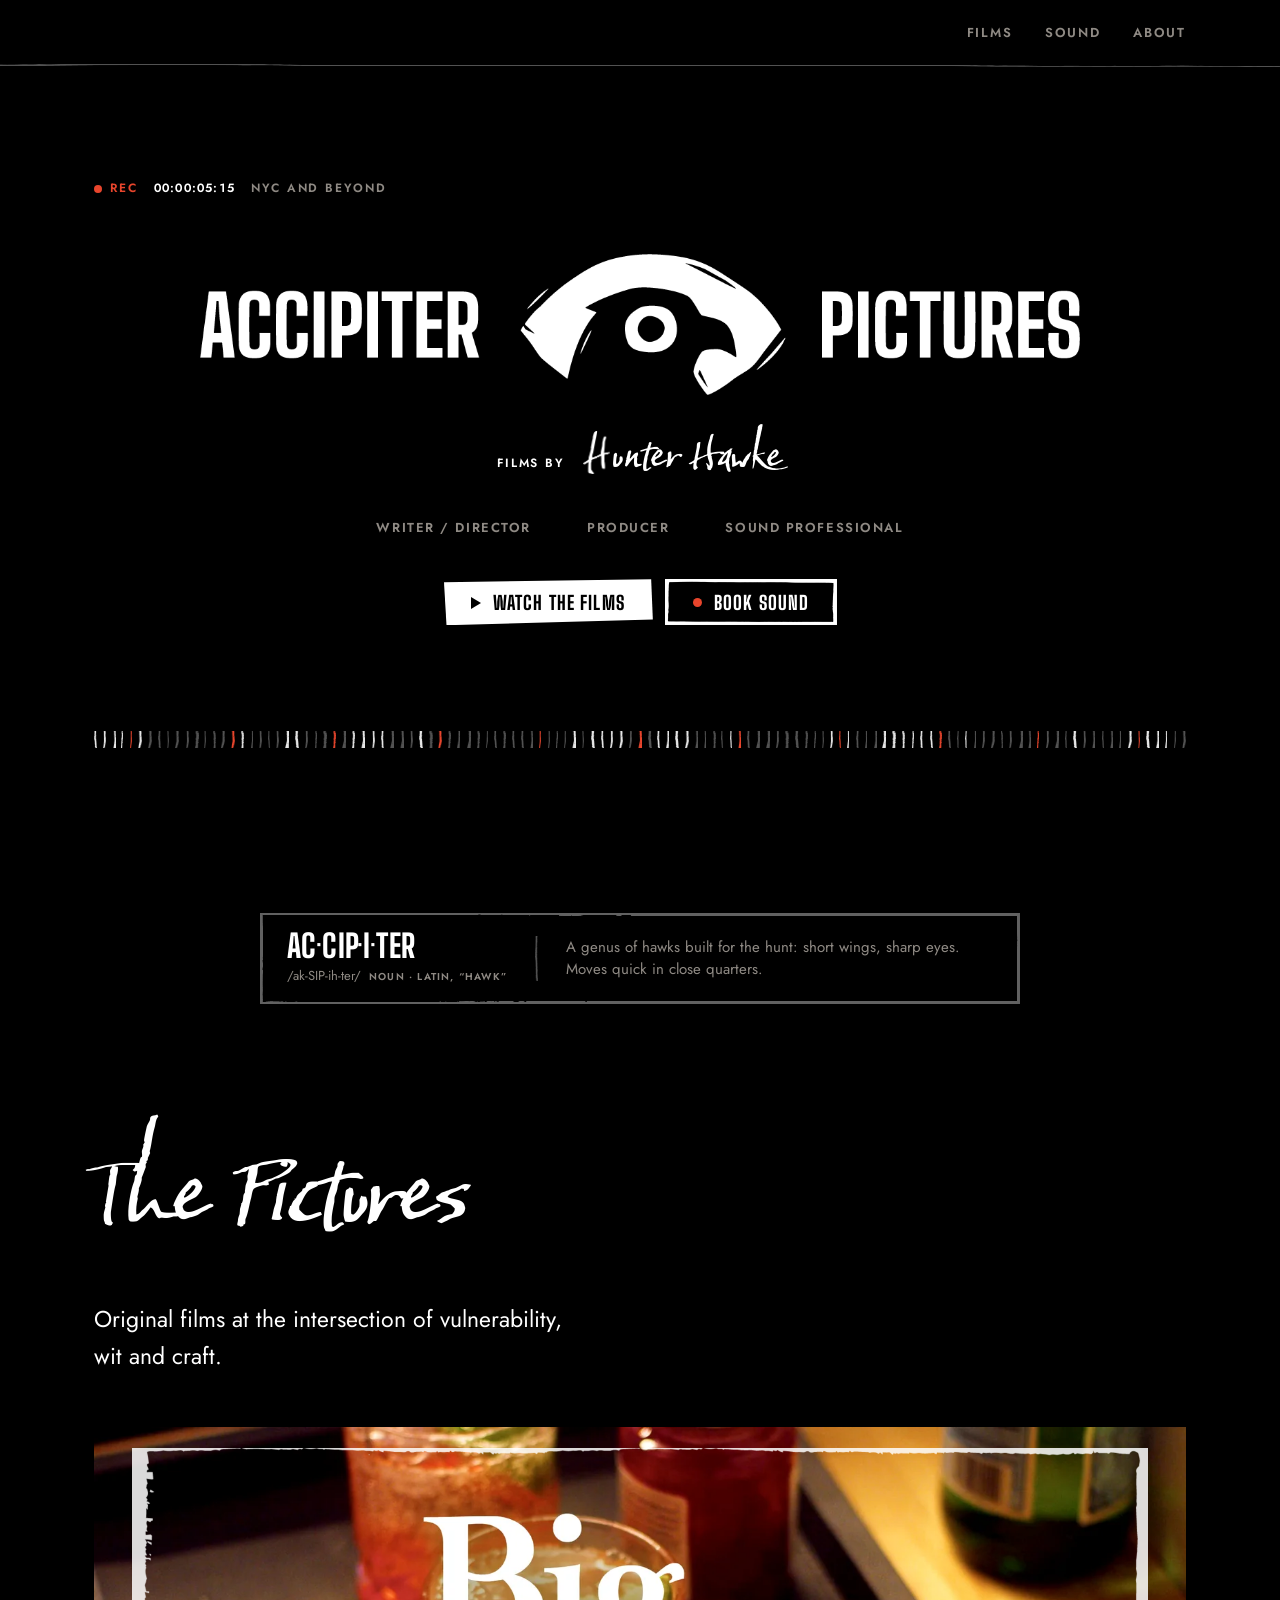
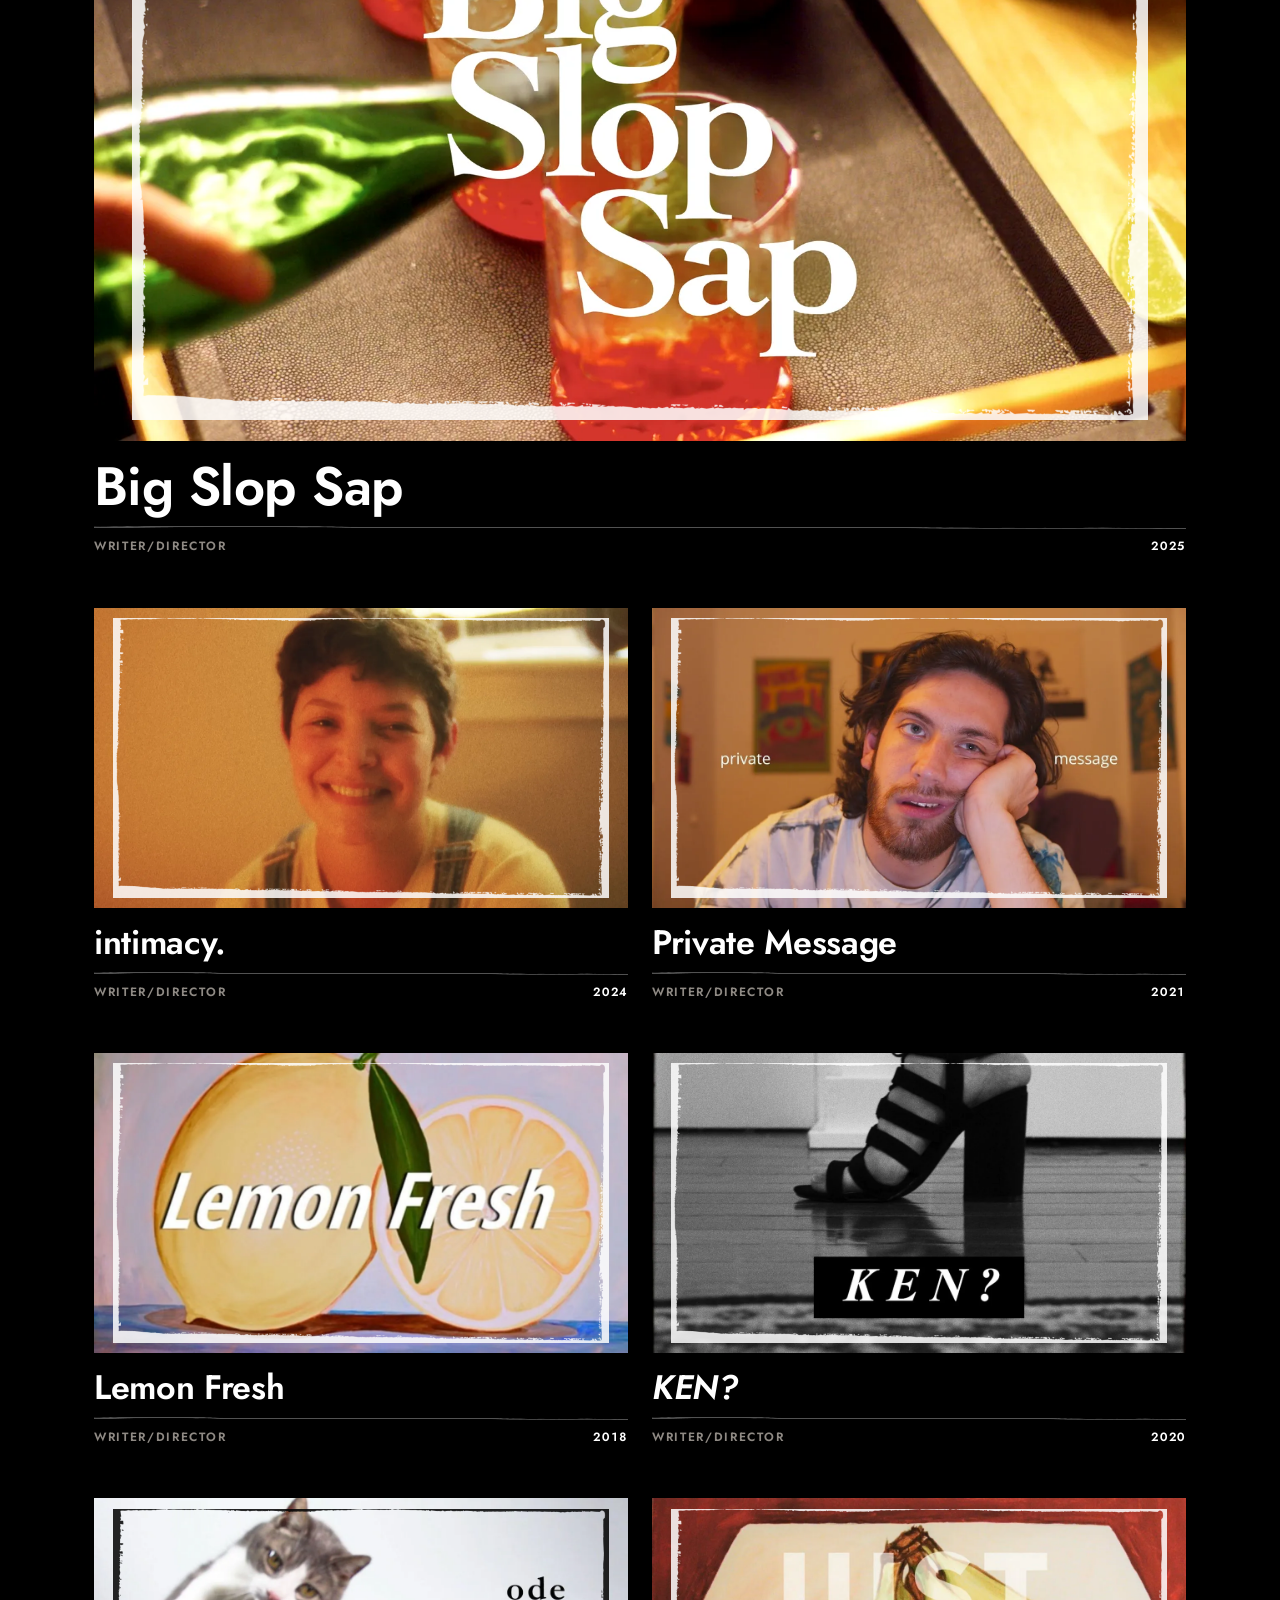
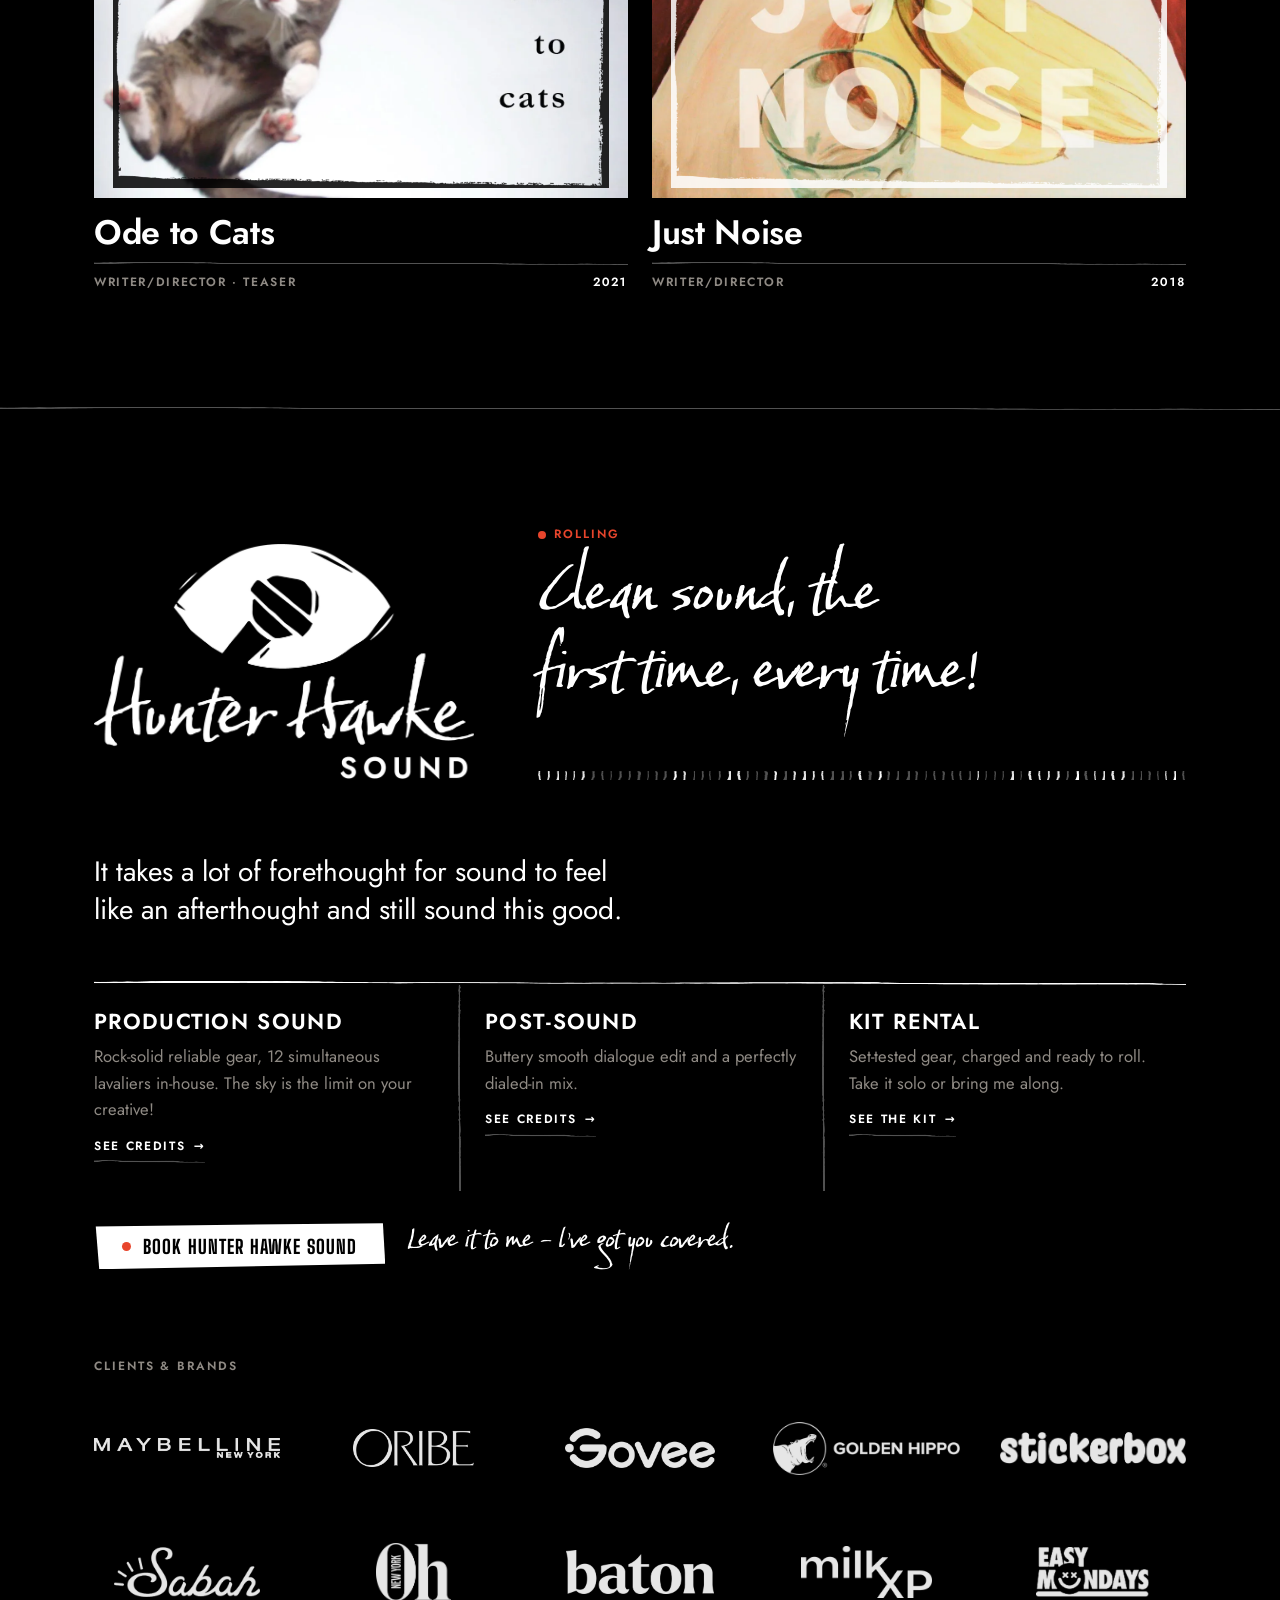
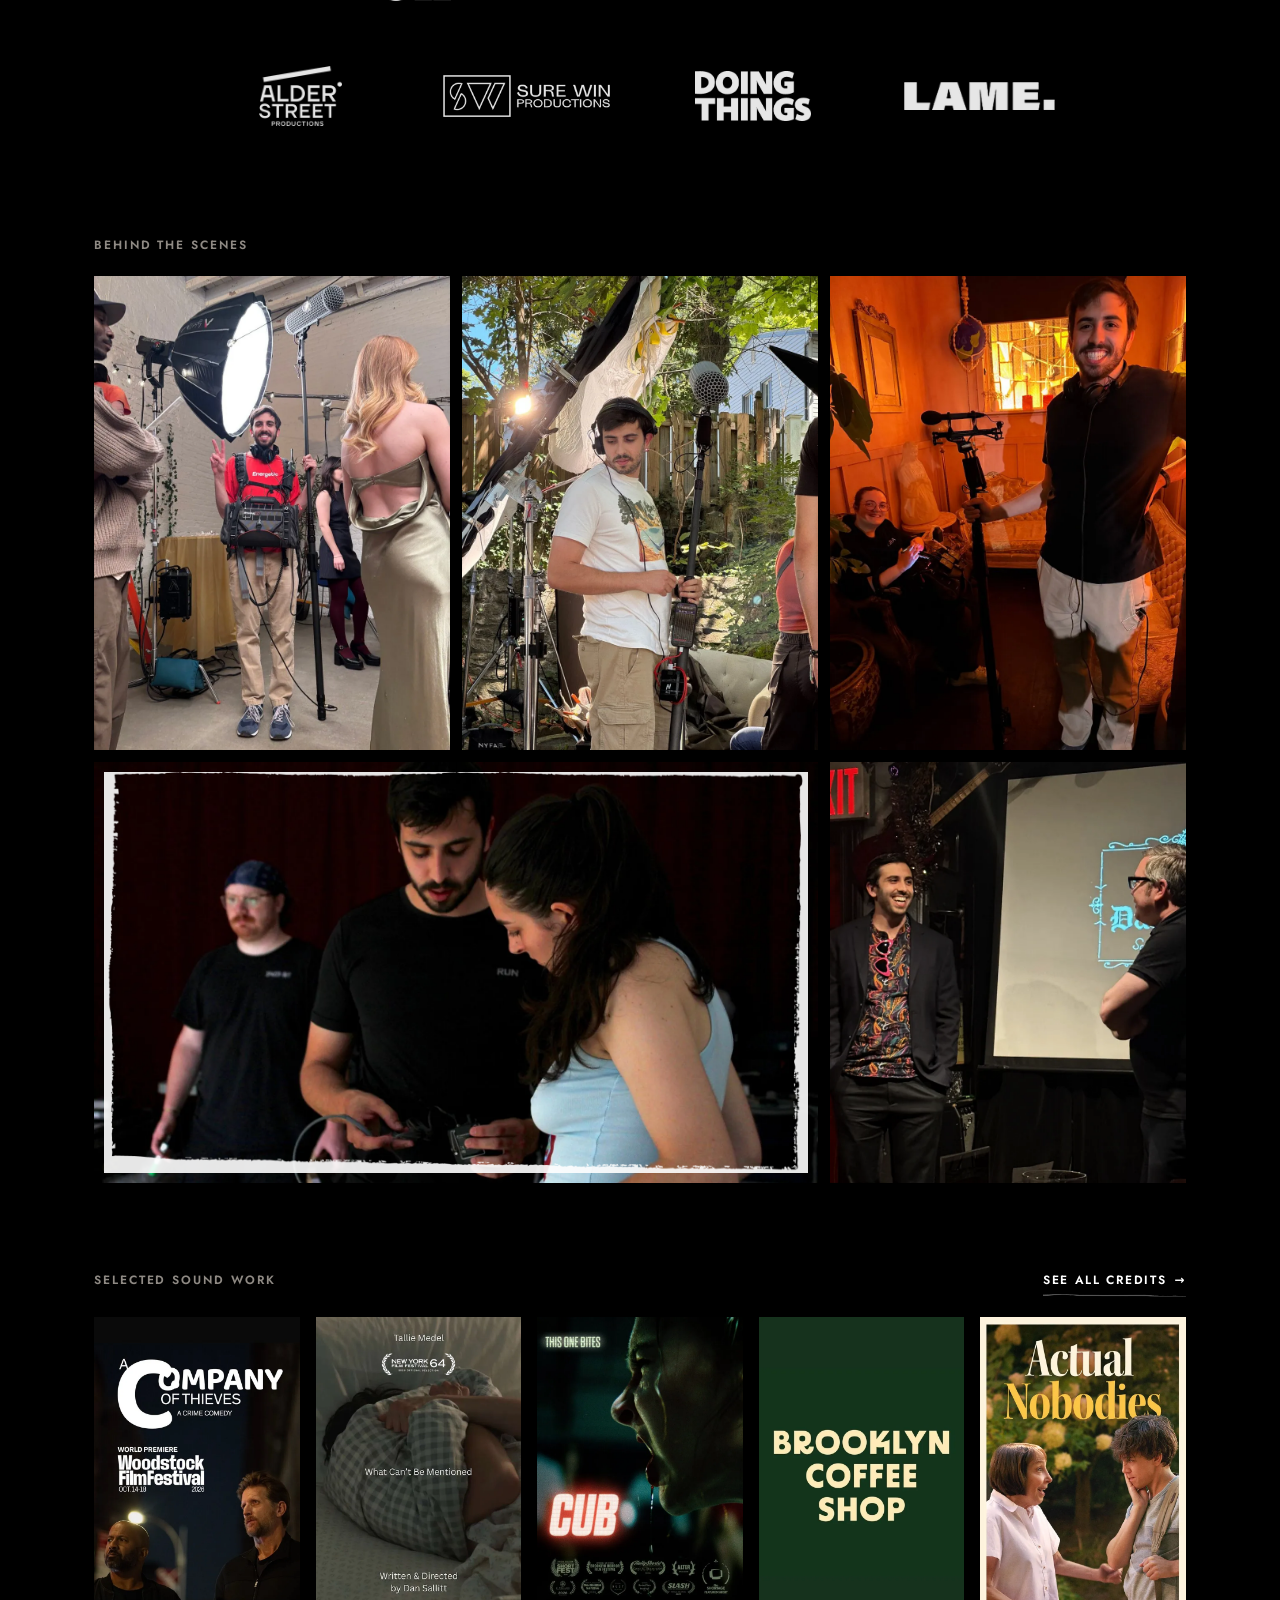
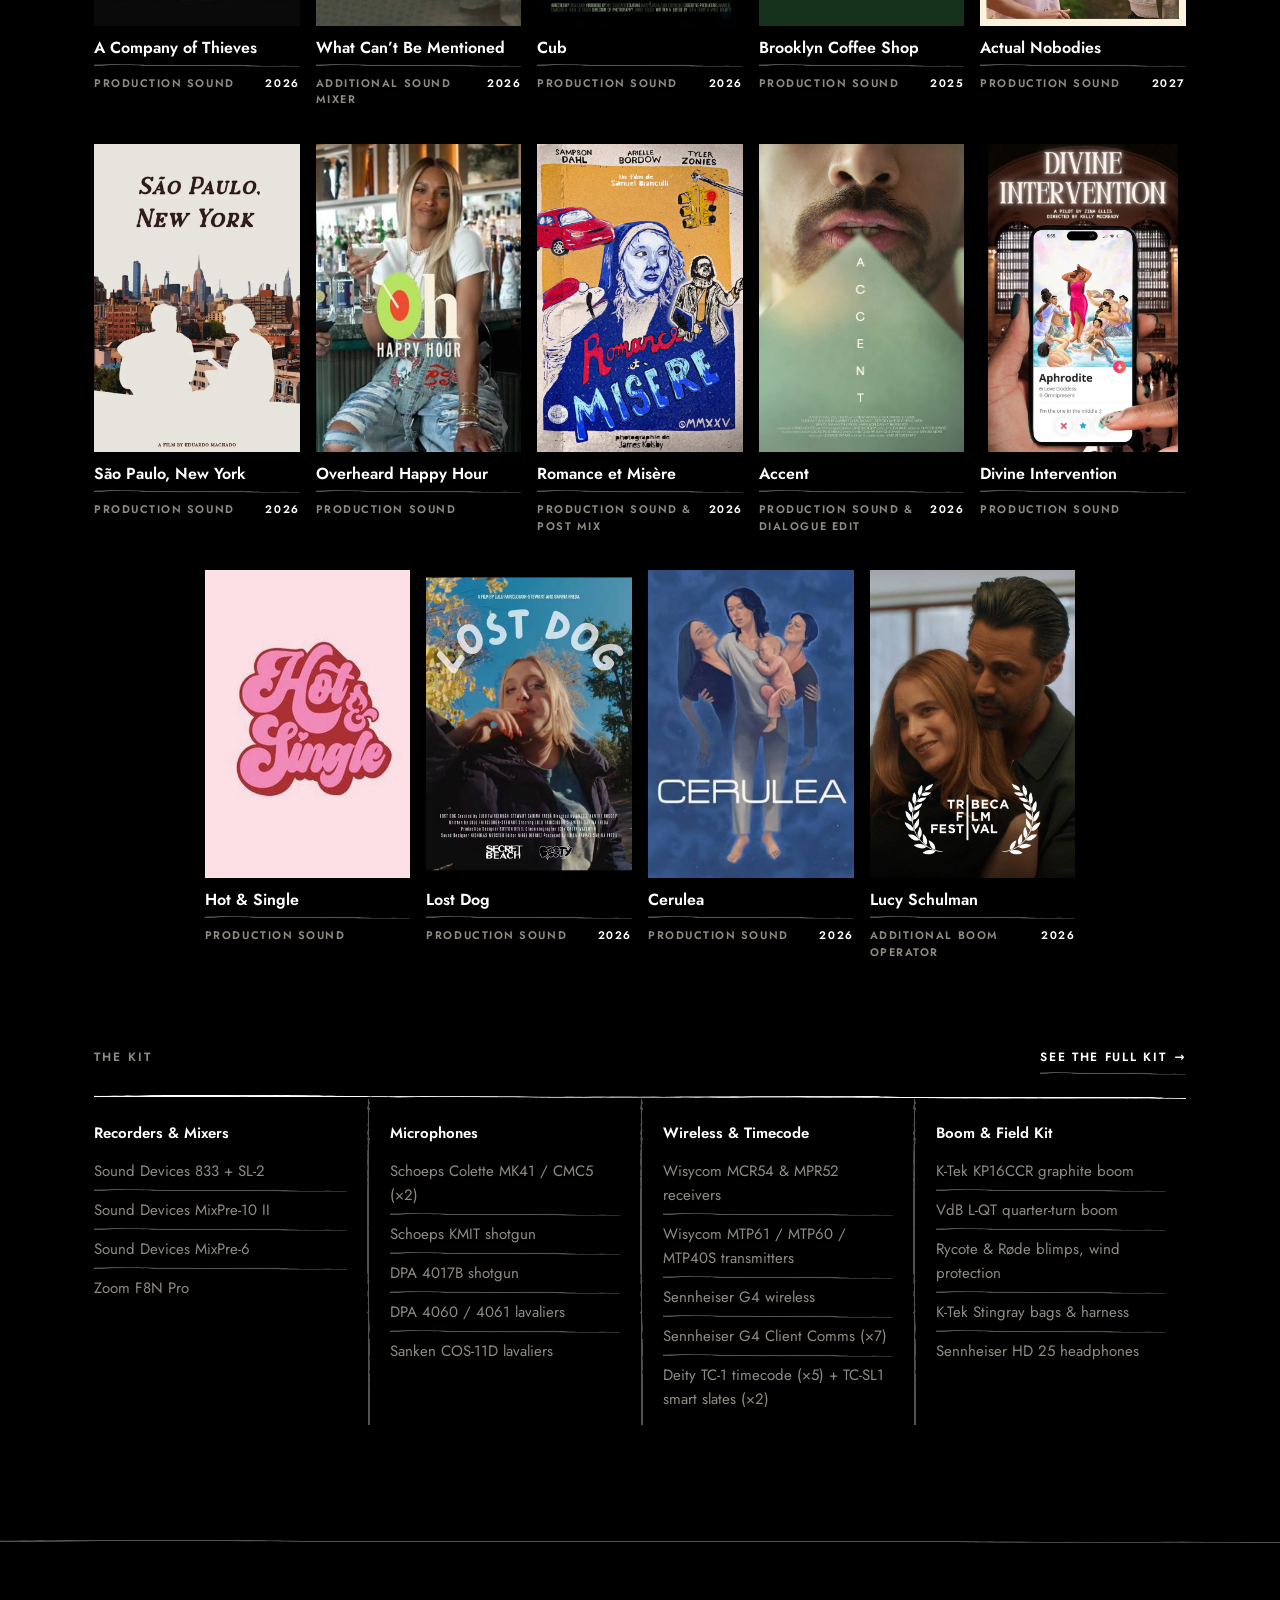
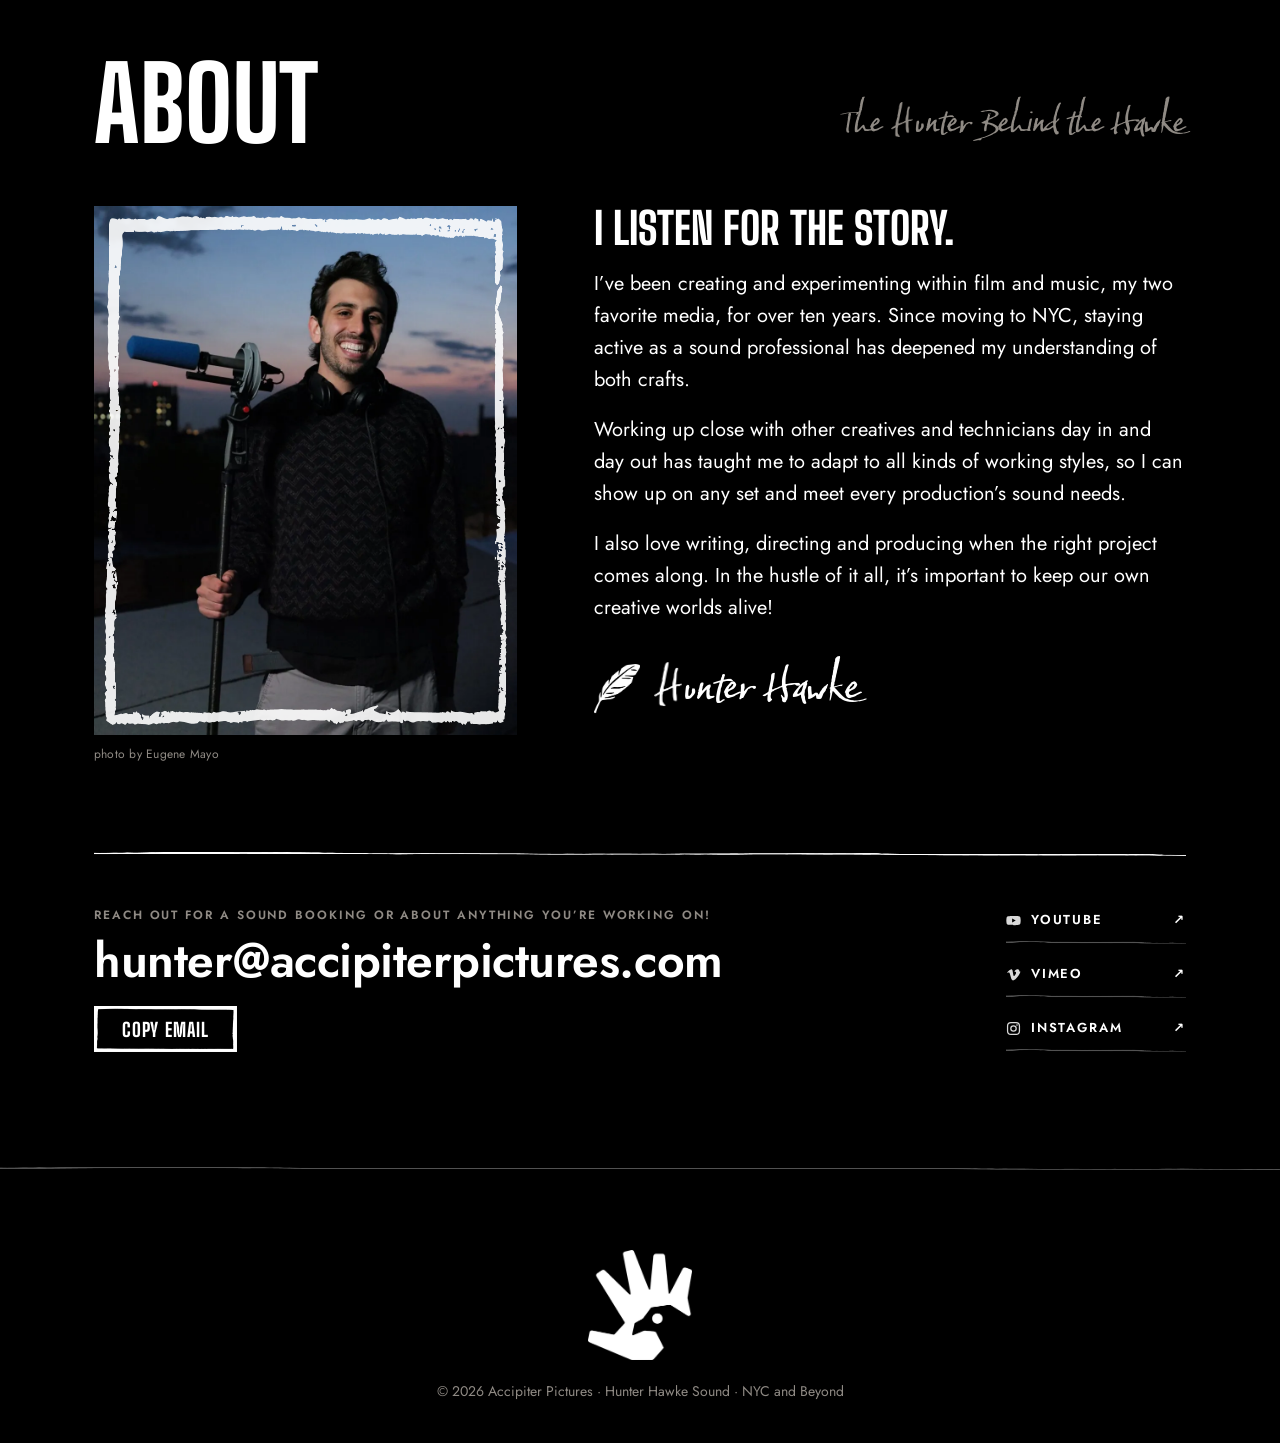
<file: index.html>
<!doctype html>
<html lang="en">
<head>
<title>Accipiter Pictures</title>
<meta charset="utf-8">
<meta name="viewport" content="width=device-width, initial-scale=1, viewport-fit=cover">
<meta name="description" content="Accipiter Pictures is the film label of Hunter Hawke, a New York City writer, director, producer and sound professional. Hunter Hawke Sound offers location sound, post-sound and kit rental.">
<!-- Link previews (iMessage, Instagram, Slack, etc.) -->
<meta property="og:type" content="website">
<meta property="og:site_name" content="Accipiter Pictures">
<meta property="og:url" content="https://accipiterpictures.com/">
<meta property="og:title" content="Accipiter Pictures">
<meta property="og:description" content="Films by Hunter Hawke, writer, director and producer. Hunter Hawke Sound: location sound, post-sound and kit rental. NYC and Beyond.">
<meta property="og:image" content="https://accipiterpictures.com/assets/share.jpg">
<meta property="og:image:width" content="1200">
<meta property="og:image:height" content="630">
<meta property="og:image:alt" content="Accipiter Pictures logo with Hunter Hawke signature">
<meta name="twitter:card" content="summary_large_image">
<link rel="icon" href="favicon.ico?v=4" sizes="any">
<link rel="icon" type="image/svg+xml" href="favicon.svg?v=4">
<link rel="apple-touch-icon" href="apple-touch-icon.png?v=3">
<link rel="preconnect" href="https://fonts.googleapis.com">
<link rel="preconnect" href="https://fonts.gstatic.com" crossorigin>
<!-- Brand fonts. Big Shoulders Display + Jost are free on Google Fonts. -->
<link rel="stylesheet" href="https://fonts.googleapis.com/css2?family=Big+Shoulders+Display:wght@800&display=swap">
<link rel="stylesheet" href="https://fonts.googleapis.com/css2?family=Jost:ital,wght@0,400;0,600;1,400;1,600&display=swap">
<!-- Baka Too (Positype), self-hosted under Hunter's Fontspring web license; see css/site.css -->
<link rel="preload" href="assets/fonts/bakatoo-webfont.woff2" as="font" type="font/woff2" crossorigin>
<!-- First visit from outside the site (once per browser session): play the intro in js/site.js.
     Set before first paint so the page never flashes. -->
<script>
(function () {
  var seen = false, internal = false;
  try {
    var ref = document.referrer && new URL(document.referrer);
    /* the /sound/ and /about/ short links (where other domains forward) count as arriving from outside */
    internal = !!ref && ref.host === location.host && !/\/(sound|about|gear)\/?$/.test(ref.pathname);
  } catch (e) {}
  try { seen = !!sessionStorage.getItem('ap-intro'); sessionStorage.setItem('ap-intro', '1'); } catch (e) {}
  /* Arriving at a section from another page (/#sound, /#about…): jump straight there, no smooth scroll.
     Smooth scrolling comes back once the page has loaded, for links within this page. */
  if (location.hash) {
    var d = document.documentElement;
    d.classList.add('jump');
    addEventListener('load', function () { setTimeout(function () { d.classList.remove('jump'); }, 100); });
  }
  var forced = /[?&]intro\b/.test(location.search);   /* add ?intro to the address to replay it */
  if (forced || (!internal && !seen && !matchMedia('(prefers-reduced-motion: reduce)').matches))
    document.documentElement.classList.add('splash-on');
})();
</script>
<link rel="stylesheet" href="css/site.css?v=35c8cbf0">
</head>
<body>

<!-- Intro: the bird arrives, winks, then settles into the logo -->
<div class="splash" aria-hidden="true">
  <div class="splash-bird"><div class="splash-rig">
    <img src="assets/intro/hood.png?v=447dbe" alt="" width="423" height="243">
    <div class="splash-head">
      <img src="assets/intro/head.png?v=447dbe" alt="" width="423" height="243">
      <img class="splash-eye" src="assets/intro/eye.png?v=447dbe" alt="" width="423" height="243">
    </div>
  </div></div>
</div>

<header class="nav rule-bottom">
  <div class="wrap">
    <a href="#top" class="brand" aria-label="Accipiter Pictures, back to top"><img src="assets/ap-mark.png" alt="Accipiter Pictures" width="816" height="440"></a>
    <nav aria-label="Main">
      <ul>
        <li><a href="#films">Films</a></li>
        <li><a href="#sound">Sound</a></li>
        <li><a href="#about">About</a></li>
      </ul>
    </nav>
  </div>
</header>

<main id="top">

  <!-- ===== HERO ===== -->
  <section class="hero">
    <div class="wrap">
      <p class="rec"><span class="on"><span class="dot" aria-hidden="true"></span>Rec</span><span class="tc" id="tc" aria-hidden="true">00:00:00:00</span><span>NYC and Beyond</span></p>
      <div class="hero-center">
      <h1><img class="hero-mark" fetchpriority="high" src="assets/ap-horizontal-main.png" alt="Accipiter Pictures" width="1276" height="204"></h1>
      <div class="hero-sub">
        <span class="label">Films by</span>
        <span class="hand"><span class="ch" role="img" aria-label="H"></span>unter Hawke</span>
      </div>
      <div class="hero-roles caps">
        <span>Writer / Director</span>
        <span>Producer</span>
        <span>Sound Professional</span>
      </div>
      <div class="cta">
        <a class="btn btn-solid" href="#films"><span class="play" aria-hidden="true"></span>Watch the films</a>
        <a class="btn btn-line" href="#sound"><span class="dot" aria-hidden="true"></span>Book sound</a>
      </div>
      </div>
      <div class="wave" aria-hidden="true" data-bars="120"></div>
    </div>
  </section>

  <!-- ===== THE NAME ===== -->
  <section class="block" id="name">
    <div class="wrap">
      <div class="name">
        <div class="entry" tabindex="0">
          <div class="face def">
            <div class="term"><span class="word display">Ac·cip·i·ter</span><span class="pron">/ak-SIP-ih-ter/ <i>noun · Latin, “hawk”</i></span></div>
            <p class="rule-left">A genus of hawks built for the hunt: short wings, sharp eyes. Moves quick in close quarters.</p>
          </div>
          <div class="face alt" aria-label="An Accipiter is a Hunter Hawke">
            <span class="lid" aria-hidden="true"><img src="assets/ap-mark.png" alt="" width="816" height="440"></span>
            <span class="hand" aria-hidden="true">An Accipiter is&nbsp;a&nbsp;<img class="hh-word" src="assets/hunter-hawke-wordmark.png" alt="" width="774" height="188"></span>
          </div>
        </div>
      </div>
    </div>
  </section>

  <!-- ===== FILMS ===== -->
  <section class="block" id="films">
    <div class="wrap">
      <div class="head">
        <h2 class="hand pictures">The Pictures</h2>
      </div>
      <p class="intro">Original films at the intersection of vulnerability, wit and craft.</p>

      <!-- Each film carries its own colors, like the brand's title cards:
           --fbg = light color, --fink = dark color, --fhi = title color on hover.
           Big Slop Sap and Lemon Fresh use the brand book's colors; the rest default to black and white until picked.
           TODO: set each href to its Vimeo/YouTube link and fill in role + year. -->
      <div class="films">
        <article class="film" style="--fhi:#e5483a">
          <a href="https://vimeo.com/1055764935/4d7d18f487" target="_blank" rel="noopener" aria-label="Watch Big Slop Sap"><div class="tile"><img src="assets/stills/big-slop-sap.webp?v=3" alt="Still from Big Slop Sap" width="1600" height="900" loading="lazy"></div>
          <div class="film-meta"><span class="film-title">Big Slop Sap</span><span class="film-sub rule-top"><span class="caps">Writer/Director</span><span class="year">2025</span></span></div></a>
        </article>
        <article class="film" style="--fhi:#e8834f">
          <a href="https://vimeo.com/973535166/12983e5b32" target="_blank" rel="noopener" aria-label="Watch intimacy."><div class="tile"><img src="assets/stills/intimacy.webp?v=2" alt="Still from intimacy." width="1600" height="900" loading="lazy"></div>
          <div class="film-meta"><span class="film-title">intimacy.</span><span class="film-sub rule-top"><span class="caps">Writer/Director</span><span class="year">2024</span></span></div></a>
        </article>
        <article class="film" style="--fhi:#6ea3cf">
          <a href="https://www.youtube.com/watch?v=PYgFz4vdVSE" target="_blank" rel="noopener" aria-label="Watch Private Message"><div class="tile"><img src="assets/stills/private-message.webp" alt="Still from Private Message" width="1280" height="720" loading="lazy"></div>
          <div class="film-meta"><span class="film-title">Private Message</span><span class="film-sub rule-top"><span class="caps">Writer/Director</span><span class="year">2021</span></span></div></a>
        </article>
        <article class="film" style="--fhi:#f2cf63">
          <a href="https://vimeo.com/304978461" target="_blank" rel="noopener" aria-label="Watch Lemon Fresh"><div class="tile"><img src="assets/stills/lemon-fresh.webp" alt="Still from Lemon Fresh" width="1280" height="720" loading="lazy"></div>
          <div class="film-meta"><span class="film-title">Lemon Fresh</span><span class="film-sub rule-top"><span class="caps">Writer/Director</span><span class="year">2018</span></span></div></a>
        </article>
        <article class="film" style="--fhi:#a9a9a9">
          <a href="https://vimeo.com/467856478" target="_blank" rel="noopener" aria-label="Watch KEN?"><div class="tile"><img src="assets/stills/ken.webp" alt="Still from KEN?" width="1280" height="720" loading="lazy"></div>
          <div class="film-meta"><span class="film-title"><em>KEN?</em></span><span class="film-sub rule-top"><span class="caps">Writer/Director</span><span class="year">2020</span></span></div></a>
        </article>
        <article class="film" style="--fhi:#ec9aa4">
          <a href="https://www.youtube.com/watch?v=iqhedGzMvAc" target="_blank" rel="noopener" aria-label="Watch Ode to Cats"><div class="tile ink"><img src="assets/stills/ode-to-cats.webp" alt="Still from Ode to Cats" width="1280" height="720" loading="lazy"></div>
          <div class="film-meta"><span class="film-title">Ode to Cats</span><span class="film-sub rule-top"><span class="caps">Writer/Director · Teaser</span><span class="year">2021</span></span></div></a>
        </article>
        <article class="film" style="--fhi:#d4553e">
          <a href="https://www.youtube.com/watch?v=RqrV6_0_j_s" target="_blank" rel="noopener" aria-label="Watch Just Noise"><div class="tile"><img src="assets/stills/just-noise.webp" alt="Still from Just Noise" width="1280" height="720" loading="lazy"></div>
          <div class="film-meta"><span class="film-title">Just Noise</span><span class="film-sub rule-top"><span class="caps">Writer/Director</span><span class="year">2018</span></span></div></a>
        </article>
      </div>
    </div>
  </section>

  <!-- ===== SOUND ===== -->
  <section class="block rule-top" id="sound">
    <div class="wrap">
      <div class="sound-head">
        <img src="assets/hh-stacked-woodcut.png" alt="Hunter Hawke Sound" width="1150" height="708" loading="lazy">
        <div>
          <p class="sound-rec"><span class="dot" aria-hidden="true"></span>Rolling</p>
          <p class="hand">Clean sound, the first time, every time!</p>
          <div class="wave small" aria-hidden="true" data-bars="72"></div>
        </div>
      </div>

      <p class="sound-intro">It takes a lot of forethought for sound to feel like an afterthought and still sound this good.</p>

      <div class="services rule-top-bright">
        <div class="svc"><h3>Production sound</h3><p>Rock-solid reliable gear, 12 simultaneous lavaliers in-house. The sky is the limit on your creative!</p><a class="more caps rule-bottom" href="credits/">See credits <span aria-hidden="true">→</span></a></div>
        <div class="svc"><h3>Post-sound</h3><p>Buttery smooth dialogue edit and a perfectly dialed-in mix.</p><a class="more caps rule-bottom" href="credits/#post">See credits <span aria-hidden="true">→</span></a></div>
        <div class="svc"><h3>Kit rental</h3><p>Set-tested gear, charged and ready to roll. Take it solo or bring me along.</p><a class="more caps rule-bottom" href="kit/">See the kit <span aria-hidden="true">→</span></a></div>
      </div>
      <div class="sound-cta">
        <a class="btn btn-solid" href="mailto:hunter@accipiterpictures.com?subject=Sound%20booking"><span class="dot" aria-hidden="true"></span>Book Hunter Hawke Sound</a>
        <span class="hand">Leave it to me — I’ve got you covered.</span>
      </div>

      <div class="sub" id="clients">
        <span class="label">Clients &amp; Brands</span>
        <div class="clients row-grid">
          <div class="client"><img src="assets/clients/maybelline.webp" alt="Maybelline New York" width="1241" height="132" style="--h:28px" loading="lazy"></div>
          <div class="client"><img src="assets/clients/oribe.webp" alt="Oribe" width="418" height="132" style="--h:38px" loading="lazy"></div>
          <div class="client"><img src="assets/clients/govee.webp" alt="Govee" width="492" height="132" style="--h:40px" loading="lazy"></div>
          <div class="client"><img src="assets/clients/golden-hippo.webp" alt="Golden Hippo" width="464" height="132" style="--h:56px" loading="lazy"></div>
          <div class="client"><img src="assets/clients/stickerbox.webp" alt="Stickerbox" width="766" height="132" style="--h:32px" loading="lazy"></div>
          <div class="client"><img src="assets/clients/sabah.webp" alt="Sabah" width="386" height="132" style="--h:50px" loading="lazy"></div>
          <div class="client"><img src="assets/clients/oh-new-york.webp" alt="Oh New York" width="169" height="132" style="--h:58px" loading="lazy"></div>
          <div class="client"><img src="assets/clients/baton.webp" alt="Baton" width="443" height="132" style="--h:44px" loading="lazy"></div>
          <div class="client"><img src="assets/clients/milkxp.webp" alt="milkXP" width="334" height="132" style="--h:52px" loading="lazy"></div>
          <div class="client"><img src="assets/clients/easy-mondays.webp" alt="Easy Mondays" width="298" height="132" style="--h:50px" loading="lazy"></div>
          <div class="client"><img src="assets/clients/alder-street.webp" alt="Alder Street Productions" width="184" height="132" style="--h:60px" loading="lazy"></div>
          <div class="client"><img src="assets/clients/sure-win.webp" alt="Sure Win Productions" width="526" height="132" style="--h:42px" loading="lazy"></div>
          <div class="client"><img src="assets/clients/doing-things.webp" alt="Doing Things" width="307" height="132" style="--h:50px" loading="lazy"></div>
          <div class="client"><img src="assets/clients/lame.webp" alt="LAME." width="709" height="132" style="--h:28px" loading="lazy"></div>
        </div>
      </div>

      <div class="sub">
        <span class="label">Behind the scenes</span>
        <div class="bts">
          <figure class="photo" tabindex="0"><img src="assets/photos/bts-studio.webp" alt="Hunter in a studio with a sound bag and boom pole, throwing a peace sign under a softbox" width="900" height="1200" loading="lazy"><figcaption class="cap"><em>Happy Enough</em><span class="sep" aria-hidden="true">|</span>Short Film</figcaption></figure>
          <figure class="photo" tabindex="0"><img src="assets/photos/bts-backyard.webp" alt="Hunter on an outdoor set in headphones, holding a boom with a recorder clipped to the pole" width="900" height="1200" loading="lazy"><figcaption class="cap"><em>Between the Veil</em><span class="sep" aria-hidden="true">|</span>Short Film</figcaption></figure>
          <figure class="photo" tabindex="0"><img src="assets/photos/bts-orange-room.webp" alt="Hunter smiling with a boom pole in an orange-lit set, a crew member at the sound cart behind him" width="900" height="1200" loading="lazy"><figcaption class="cap"><em>Old Soul</em><span class="sep" aria-hidden="true">|</span>Feature Film</figcaption></figure>
          <figure class="photo wide framed" tabindex="0"><img src="assets/photos/bts-lav.webp" alt="Hunter preparing a lavalier mic and transmitter for an actor" width="1600" height="932" loading="lazy"><figcaption class="cap"><em>The Call</em><span class="sep" aria-hidden="true">|</span>Short Film</figcaption></figure>
          <figure class="photo fill" tabindex="0"><img src="assets/photos/bts-screening.webp?v=2" alt="Hunter laughing beside a projection screen at a screening" width="1000" height="1000" loading="lazy"><figcaption class="cap"><em>intimacy.</em><span class="sep" aria-hidden="true">|</span>Hosted at DarkRoom</figcaption></figure>
        </div>
      </div>

      <div class="sub" id="sound-work">
        <div class="sub-head"><span class="label">Selected Sound Work</span><a class="more caps rule-bottom" href="credits/">See all credits <span aria-hidden="true">→</span></a></div>
        <!-- TODO: confirm Hunter's credit on each; add links if there are trailers -->
        <div class="posters row-grid">
          <figure class="poster"><div class="art"><img src="assets/posters/company-of-thieves.webp" alt="Poster for A Company of Thieves" width="700" height="1050" loading="lazy"></div><figcaption><span class="t">A Company of Thieves</span><span class="meta rule-top"><span class="caps">Production Sound</span><span class="year">2026</span></span></figcaption></figure>
          <figure class="poster"><div class="art"><img src="assets/posters/what-cant-be-mentioned.webp?v=2" alt="Poster for What Can’t Be Mentioned" width="700" height="1050" loading="lazy"></div><figcaption><span class="t">What Can’t Be Mentioned</span><span class="meta rule-top"><span class="caps">Additional Sound Mixer</span><span class="year">2026</span></span></figcaption></figure>
          <figure class="poster"><div class="art"><img src="assets/posters/cub.webp" alt="Poster for Cub" width="700" height="1050" loading="lazy"></div><figcaption><span class="t">Cub</span><span class="meta rule-top"><span class="caps">Production Sound</span><span class="year">2026</span></span></figcaption></figure>
          <figure class="poster"><div class="art"><img src="assets/posters/brooklyn-coffee-shop.webp" alt="Title card for Brooklyn Coffee Shop" width="700" height="1050" loading="lazy"></div><figcaption><span class="t">Brooklyn Coffee Shop</span><span class="meta rule-top"><span class="caps">Production Sound</span><span class="year">2025</span></span></figcaption></figure>
          <figure class="poster"><div class="art"><img src="assets/posters/actual-nobodies.webp" alt="Poster for Actual Nobodies" width="700" height="1037" loading="lazy"></div><figcaption><span class="t">Actual Nobodies</span><span class="meta rule-top"><span class="caps">Production Sound</span><span class="year">2027</span></span></figcaption></figure>
          <figure class="poster"><div class="art"><img src="assets/posters/sao-paulo-new-york.webp" alt="Poster for São Paulo, New York" width="700" height="1050" loading="lazy"></div><figcaption><span class="t">São Paulo, New York</span><span class="meta rule-top"><span class="caps">Production Sound</span><span class="year">2026</span></span></figcaption></figure>
          <figure class="poster"><div class="art"><img src="assets/posters/oh-happy-hour.webp" alt="Poster for Overheard Happy Hour" width="700" height="1050" loading="lazy"></div><figcaption><span class="t">Overheard Happy Hour</span><span class="meta rule-top"><span class="caps">Production Sound</span></span></figcaption></figure>
          <figure class="poster"><div class="art"><img src="assets/posters/romance-et-misere.webp" alt="Poster for Romance et Misère" width="700" height="1050" loading="lazy"></div><figcaption><span class="t">Romance et Misère</span><span class="meta rule-top"><span class="caps">Production Sound &amp; Post Mix</span><span class="year">2026</span></span></figcaption></figure>
          <figure class="poster"><div class="art"><img src="assets/posters/accent.webp" alt="Poster for Accent" width="700" height="1037" loading="lazy"></div><figcaption><span class="t">Accent</span><span class="meta rule-top"><span class="caps">Production Sound &amp; Dialogue Edit</span><span class="year">2026</span></span></figcaption></figure>
          <figure class="poster"><div class="art"><img src="assets/posters/divine-intervention.webp" alt="Poster for Divine Intervention" width="700" height="1050" loading="lazy"></div><figcaption><span class="t">Divine Intervention</span><span class="meta rule-top"><span class="caps">Production Sound</span></span></figcaption></figure>
          <figure class="poster"><div class="art"><img src="assets/posters/hot-and-single.webp" alt="Poster for Hot &amp; Single" width="700" height="1050" loading="lazy"></div><figcaption><span class="t">Hot &amp; Single</span><span class="meta rule-top"><span class="caps">Production Sound</span></span></figcaption></figure>
          <figure class="poster"><div class="art"><img src="assets/posters/lost-dog.webp" alt="Poster for Lost Dog" width="700" height="1050" loading="lazy"></div><figcaption><span class="t">Lost Dog</span><span class="meta rule-top"><span class="caps">Production Sound</span><span class="year">2026</span></span></figcaption></figure>
          <figure class="poster"><div class="art"><img src="assets/posters/cerulea.webp" alt="Poster for Cerulea" width="700" height="1050" loading="lazy"></div><figcaption><span class="t">Cerulea</span><span class="meta rule-top"><span class="caps">Production Sound</span><span class="year">2026</span></span></figcaption></figure>
          <figure class="poster"><div class="art"><img src="assets/posters/lucy-schulman.webp?v=2" alt="Lucy Schulman, Tribeca Film Festival selection" width="700" height="1050" loading="lazy"></div><figcaption><span class="t">Lucy Schulman</span><span class="meta rule-top"><span class="caps">Additional Boom Operator</span><span class="year">2026</span></span></figcaption></figure>
        </div>
      </div>

      <div class="sub">
        <div class="sub-head"><span class="label">The Kit</span><a class="more caps rule-bottom" href="kit/">See the full kit <span aria-hidden="true">→</span></a></div>
        <div class="gear rule-top-bright">
          <div><h4>Recorders &amp; Mixers</h4><ul>
            <li>Sound Devices 833 + SL-2</li>
            <li>Sound Devices MixPre-10 II</li>
            <li>Sound Devices MixPre-6</li>
            <li>Zoom F8N Pro</li>
          </ul></div>
          <div><h4>Microphones</h4><ul>
            <li>Schoeps Colette MK41 / CMC5 (×2)</li>
            <li>Schoeps KMIT shotgun</li>
            <li>DPA 4017B shotgun</li>
            <li>DPA 4060 / 4061 lavaliers</li>
            <li>Sanken COS-11D lavaliers</li>
          </ul></div>
          <div><h4>Wireless &amp; Timecode</h4><ul>
            <li>Wisycom MCR54 &amp; MPR52 receivers</li>
            <li>Wisycom MTP61 / MTP60 / MTP40S transmitters</li>
            <li>Sennheiser G4 wireless</li>
            <li>Sennheiser G4 Client Comms (×7)</li>
            <li>Deity TC-1 timecode (×5) + TC-SL1 smart slates (×2)</li>
          </ul></div>
          <div><h4>Boom &amp; Field Kit</h4><ul>
            <li>K-Tek KP16CCR graphite boom</li>
            <li>VdB L-QT quarter-turn boom</li>
            <li>Rycote &amp; Røde blimps, wind protection</li>
            <li>K-Tek Stingray bags &amp; harness</li>
            <li>Sennheiser HD 25 headphones</li>
          </ul></div>
        </div>
      </div>
    </div>
  </section>

  <!-- ===== ABOUT ===== -->
  <section class="block rule-top" id="about">
    <div class="wrap">
      <div class="head">
        <h2 class="display">About</h2>
        <span class="hand">The <span class="ch" role="img" aria-label="H"></span>unter Behind the Hawke</span>
      </div>
      <div class="about">
        <div class="portrait">
          <figure class="photo framed meet"><a href="https://www.instagram.com/hunterxhawke" target="_blank" rel="noopener" aria-label="Meet Hunter on Instagram"><img src="assets/photos/headshot.webp" alt="Hunter Hawke on a rooftop at dusk, holding a boom pole with headphones around his neck" width="1000" height="1250" loading="lazy"><span class="cap" aria-hidden="true"><span class="hand">Meet <span class="ch"></span>unter</span><svg viewBox="0 0 24 24" aria-hidden="true"><rect x="2.5" y="2.5" width="19" height="19" rx="5.5" fill="none" stroke="currentColor" stroke-width="2"/><circle cx="12" cy="12" r="4.3" fill="none" stroke="currentColor" stroke-width="2"/><circle cx="17.6" cy="6.4" r="1.3" fill="currentColor"/></svg></span></a></figure>
          <p class="credit">photo by Eugene Mayo</p>
        </div>
        <div class="bio">
          <p class="first">I listen for the story.</p>
          <p>I’ve been creating and experimenting within film and music, my two favorite media, for over ten years. Since moving to NYC, staying active as a sound professional has deepened my understanding of both crafts.</p>
          <p>Working up close with other creatives and technicians day in and day out has taught me to adapt to all kinds of working styles, so I can show up on any set and meet every production’s sound needs.</p>
          <p>I also love writing, directing and producing when the right project comes along. In the hustle of it all, it’s important to keep our own creative worlds alive!</p>
          <div class="sign"><img src="assets/icon-feather.png" alt="" width="120" height="127" loading="lazy"><span class="hand"><span class="ch" role="img" aria-label="H"></span>unter Hawke</span></div>
        </div>
      </div>

      <div class="contact rule-top-bright">
        <div>
          <span class="label">Reach out for a sound booking or about anything you’re working on!</span>
          <a class="email" id="email" href="mailto:hunter@accipiterpictures.com">hunter@<wbr>accipiterpictures.com</a>
          <div class="row"><button class="btn btn-line" id="copy" type="button">Copy email</button></div>
        </div>
        <nav class="links" aria-label="Elsewhere">
          <a class="rule-bottom" href="https://www.youtube.com/@AccipiterPictures" target="_blank" rel="noopener"><span class="lk"><svg viewBox="0 0 24 24" aria-hidden="true"><path fill="currentColor" d="M23 7.2a3 3 0 0 0-2.1-2.1C19 4.6 12 4.6 12 4.6s-7 0-8.9.5A3 3 0 0 0 1 7.2 31 31 0 0 0 .5 12 31 31 0 0 0 1 16.8a3 3 0 0 0 2.1 2.1c1.9.5 8.9.5 8.9.5s7 0 8.9-.5a3 3 0 0 0 2.1-2.1 31 31 0 0 0 .5-4.8 31 31 0 0 0-.5-4.8zM9.8 15.1V8.9L15.6 12z"/></svg>YouTube</span> <span aria-hidden="true">↗</span></a>
          <a class="rule-bottom" href="https://vimeo.com/accipiterpictures" target="_blank" rel="noopener"><span class="lk"><svg viewBox="0 0 24 24" aria-hidden="true"><path fill="currentColor" d="M23 7.1c-.1 2.1-1.6 5-4.4 8.6C15.7 19.5 13.3 21.4 11.3 21.4c-1.2 0-2.3-1.1-3.1-3.4L6.5 11.8C5.9 9.6 5.2 8.4 4.5 8.4c-.2 0-.7.3-1.6 1L2 8.2l2.9-2.6C6.2 4.5 7.2 3.9 7.9 3.8c1.5-.1 2.5.9 2.8 3.1.4 2.4.6 3.9.8 4.5.4 2 .9 2.9 1.4 2.9.4 0 1-.6 1.9-1.9.8-1.3 1.3-2.3 1.3-3 .1-1.1-.3-1.7-1.3-1.7-.5 0-.9.1-1.4.3.9-3 2.7-4.5 5.3-4.4 1.9.1 2.8 1.3 2.7 3.6z"/></svg>Vimeo</span> <span aria-hidden="true">↗</span></a>
          <a class="rule-bottom" href="https://www.instagram.com/hunterxhawke" target="_blank" rel="noopener"><span class="lk"><svg viewBox="0 0 24 24" aria-hidden="true"><rect x="2.5" y="2.5" width="19" height="19" rx="5.5" fill="none" stroke="currentColor" stroke-width="2"/><circle cx="12" cy="12" r="4.3" fill="none" stroke="currentColor" stroke-width="2"/><circle cx="17.6" cy="6.4" r="1.3" fill="currentColor"/></svg>Instagram</span> <span aria-hidden="true">↗</span></a>
        </nav>
      </div>
    </div>
  </section>

</main>

<footer class="rule-top">
  <div class="wrap">
    <a class="foot-mark" href="#top" aria-label="Back to top"><img src="assets/icon-hand-bird.png" alt="" width="565" height="600" loading="lazy"></a>
    <p>© <span id="yr">2026</span> Accipiter Pictures · Hunter Hawke Sound · NYC and Beyond</p>
  </div>
</footer>

<script src="js/site.js?v=9c574cab" defer></script>
</body>
</html>
</file>
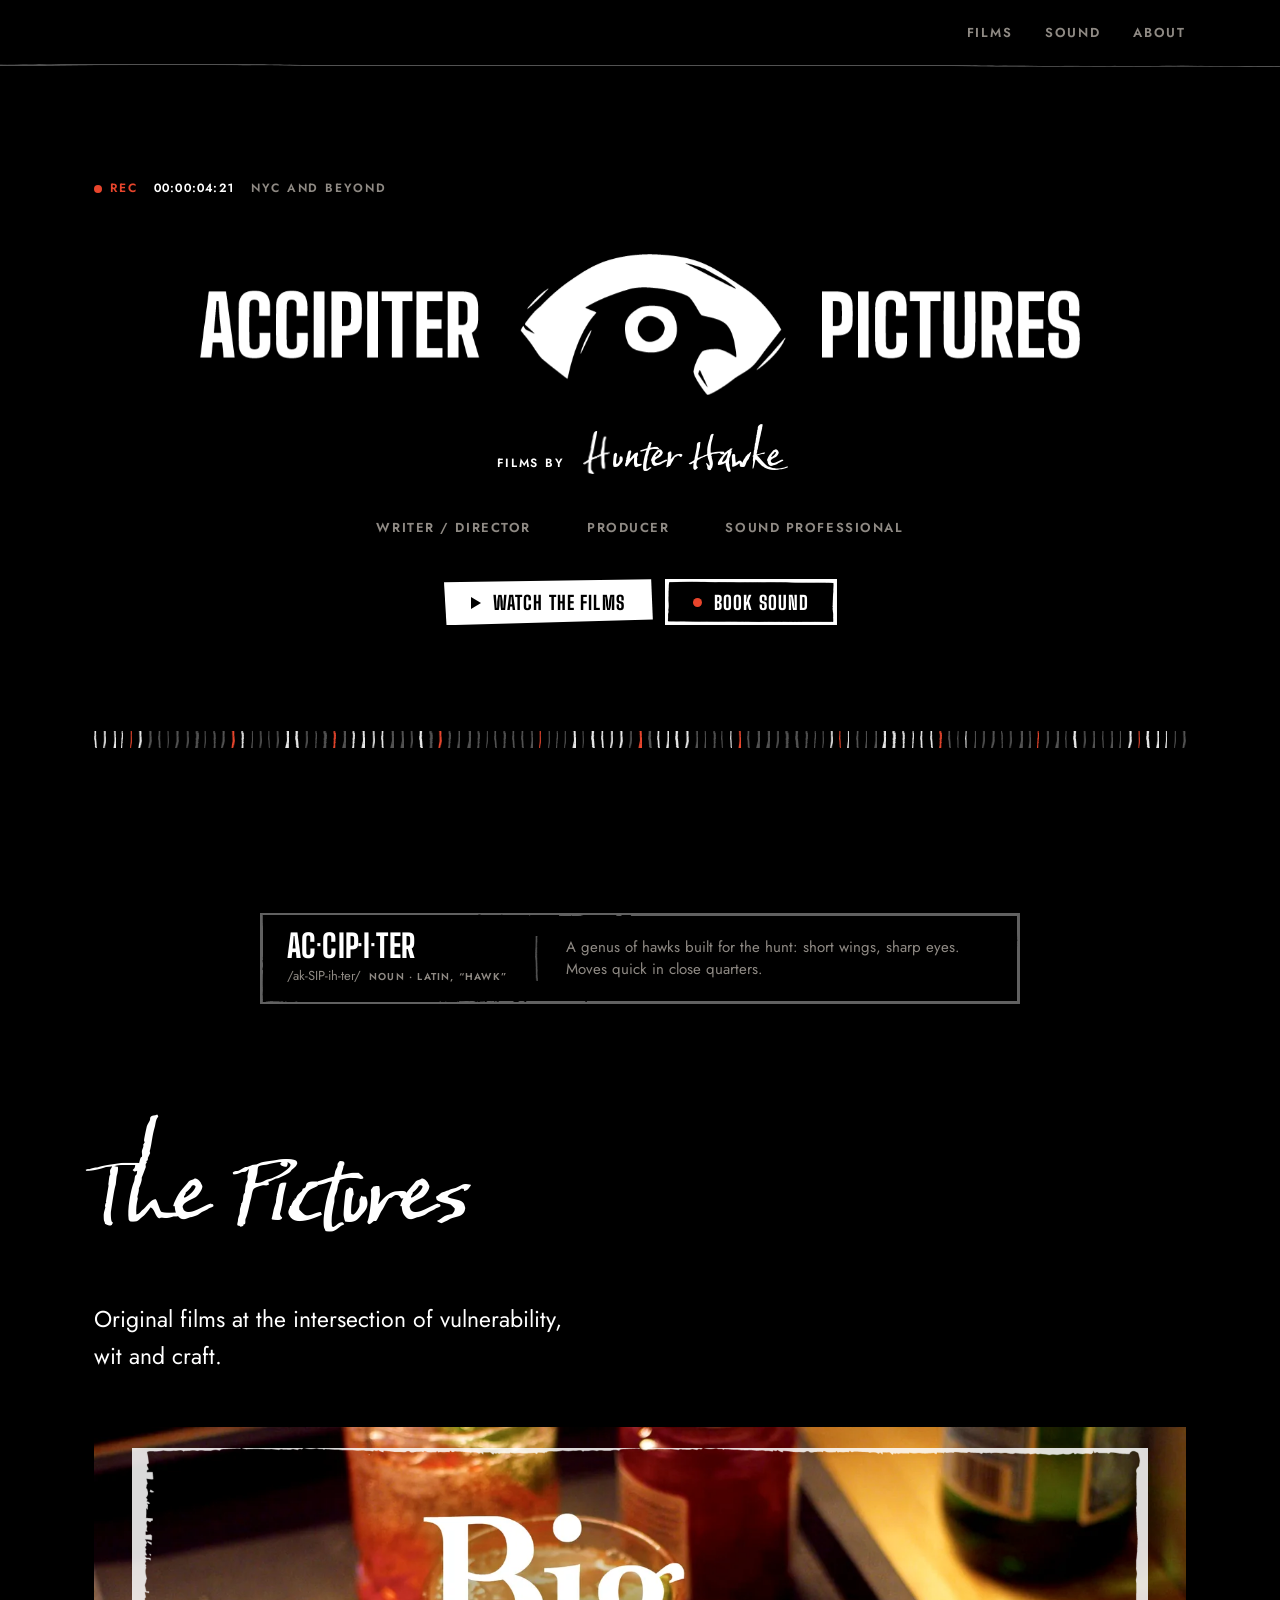
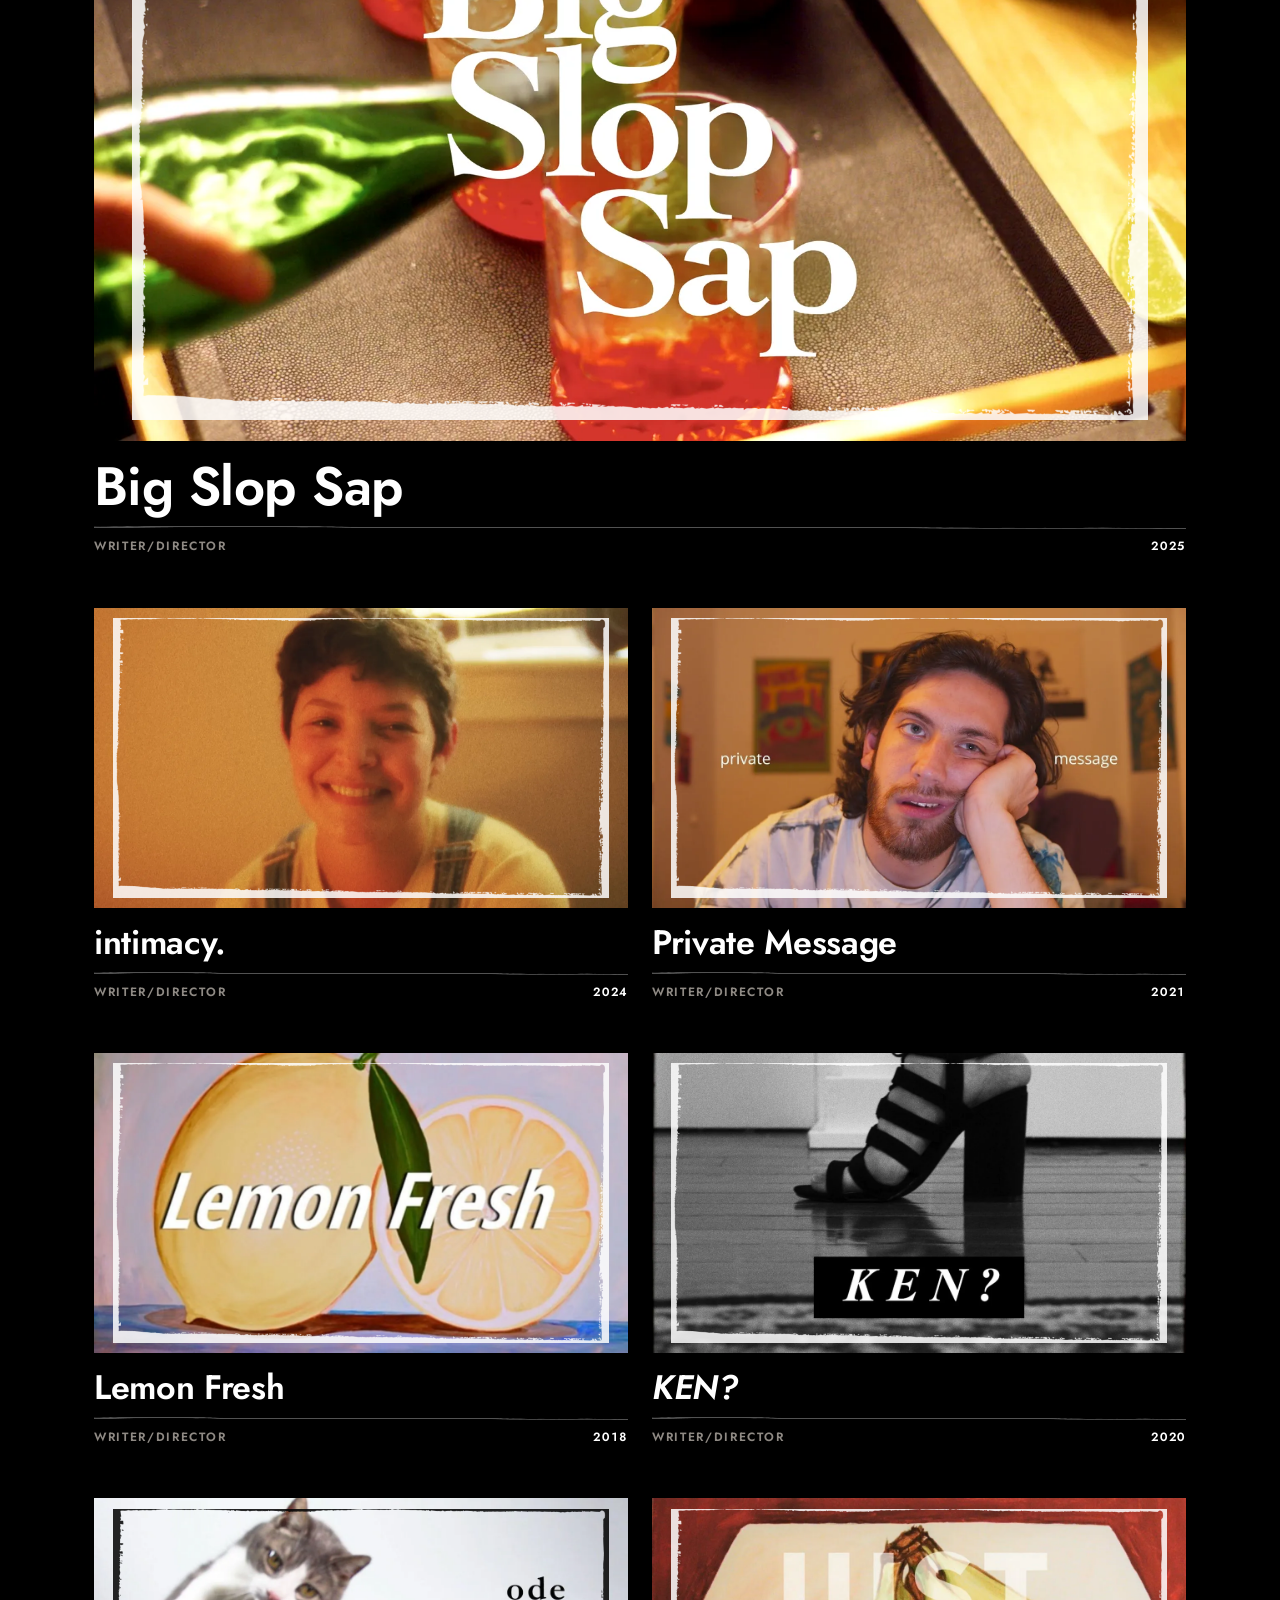
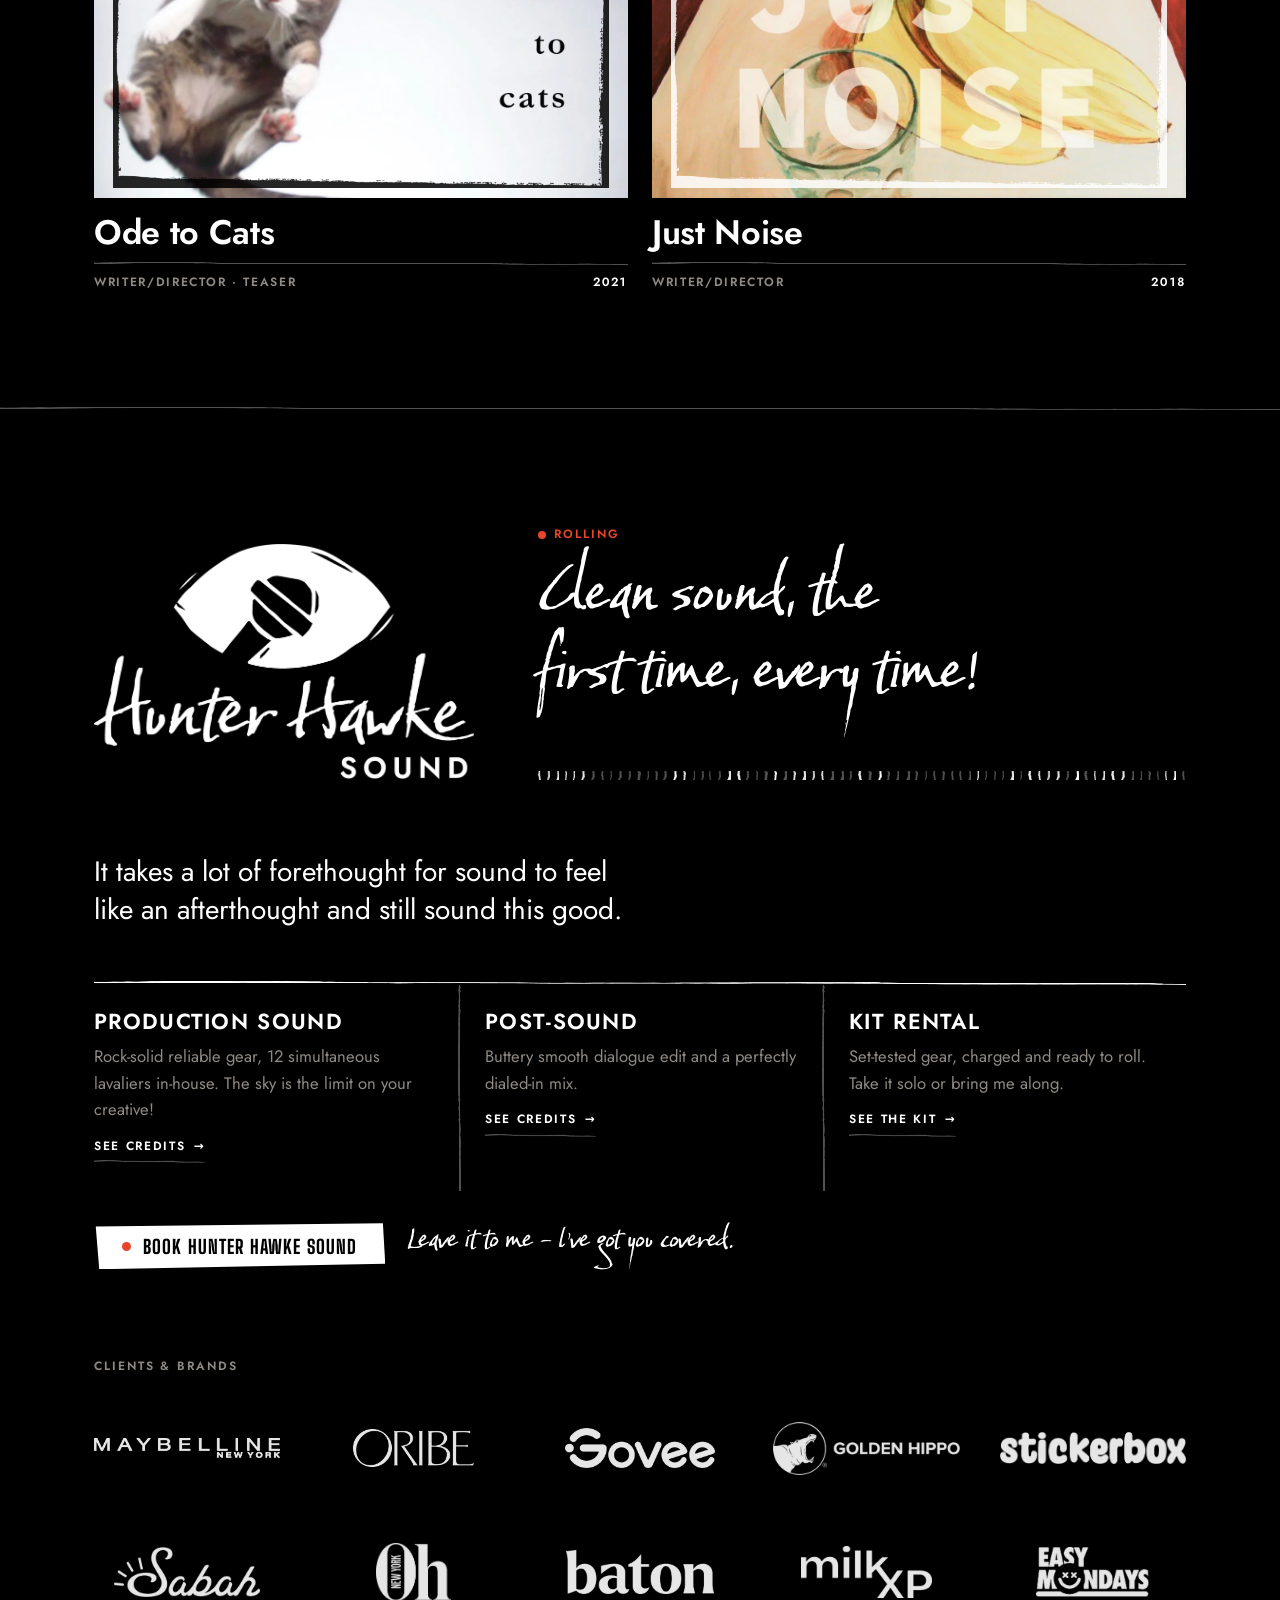
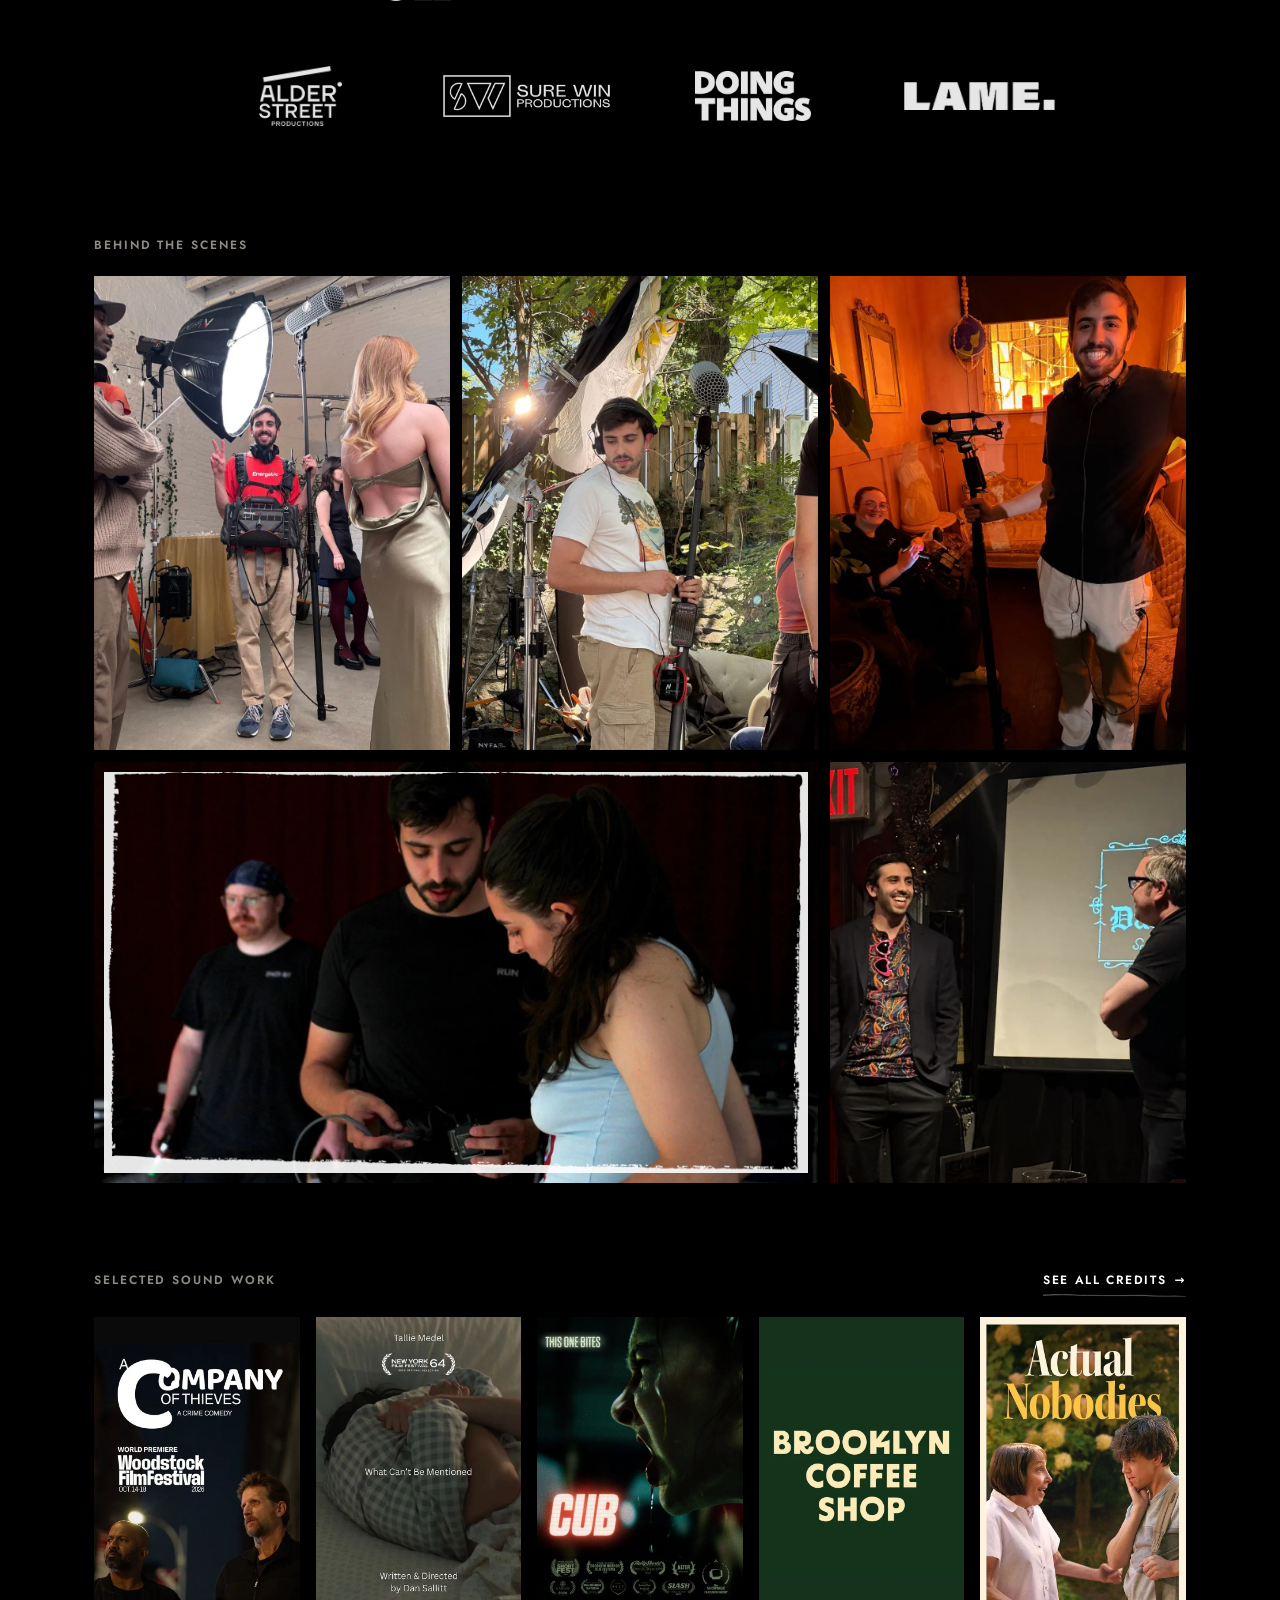
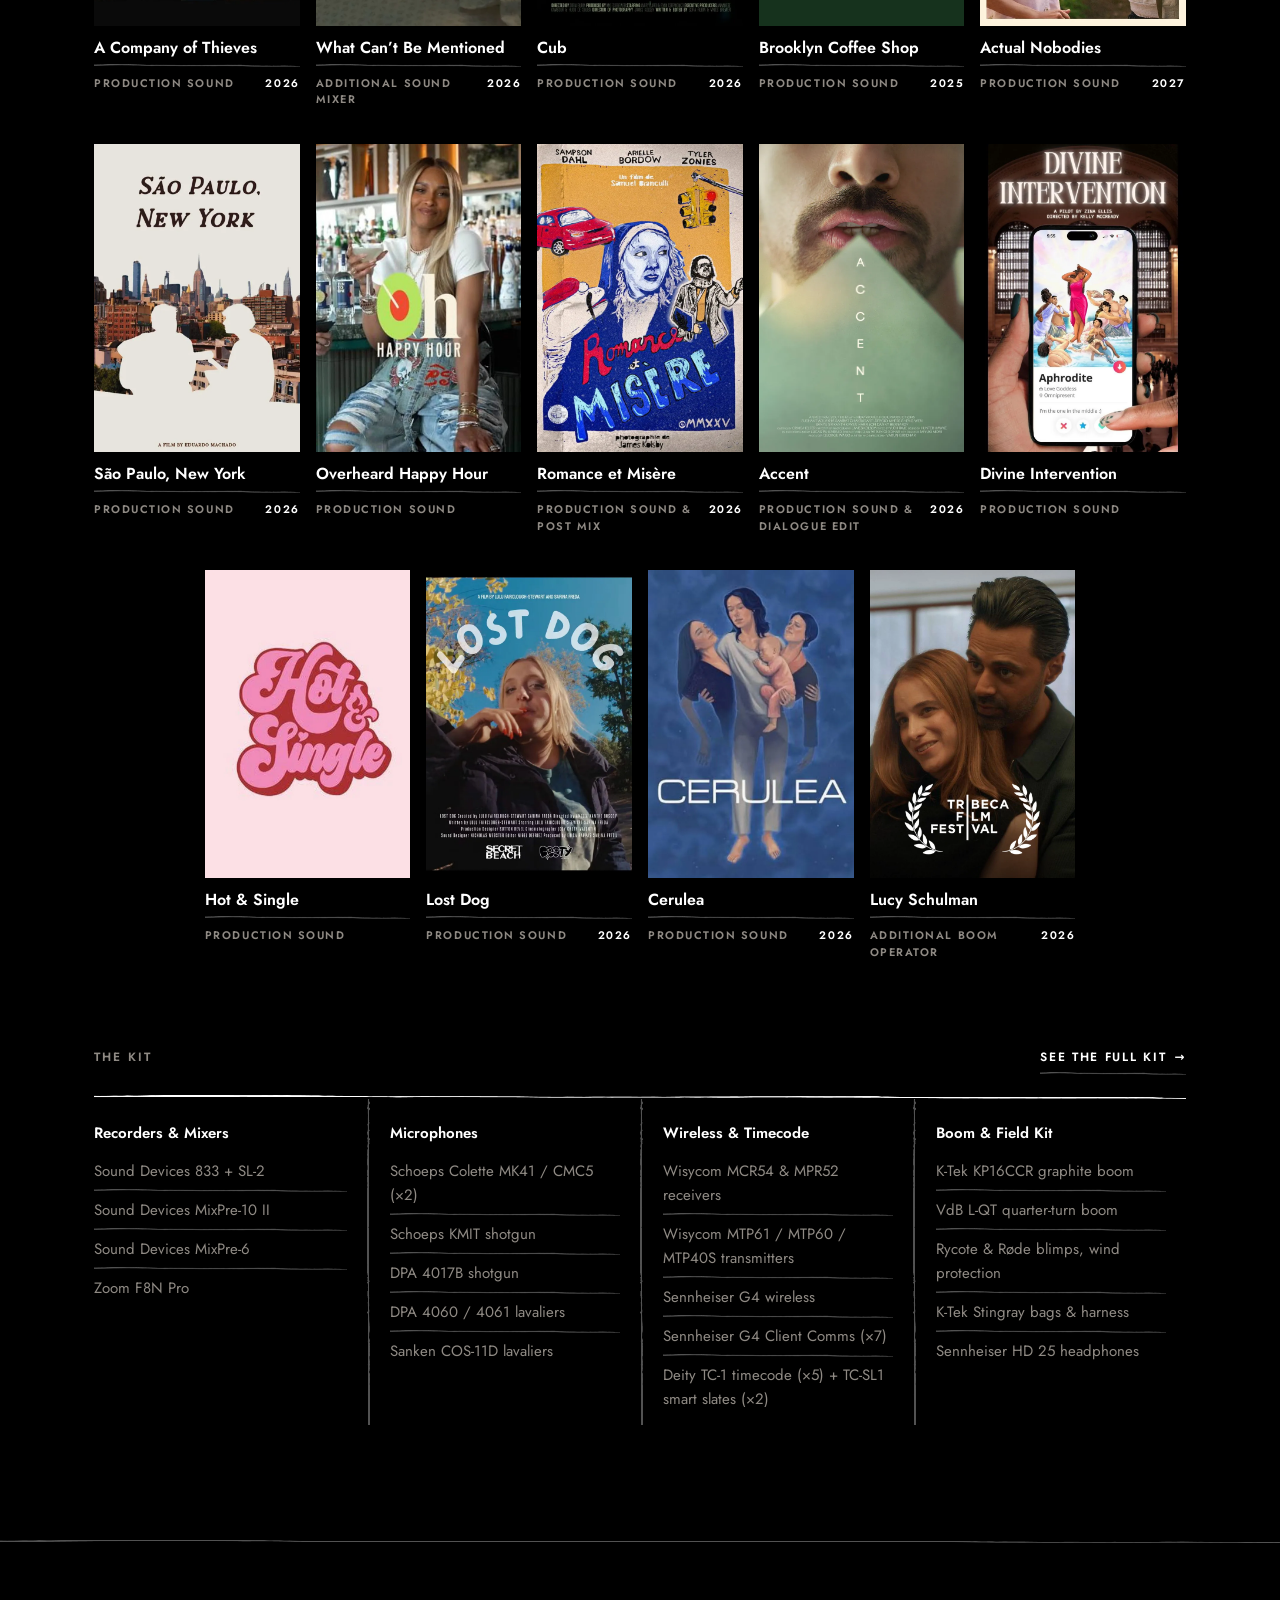
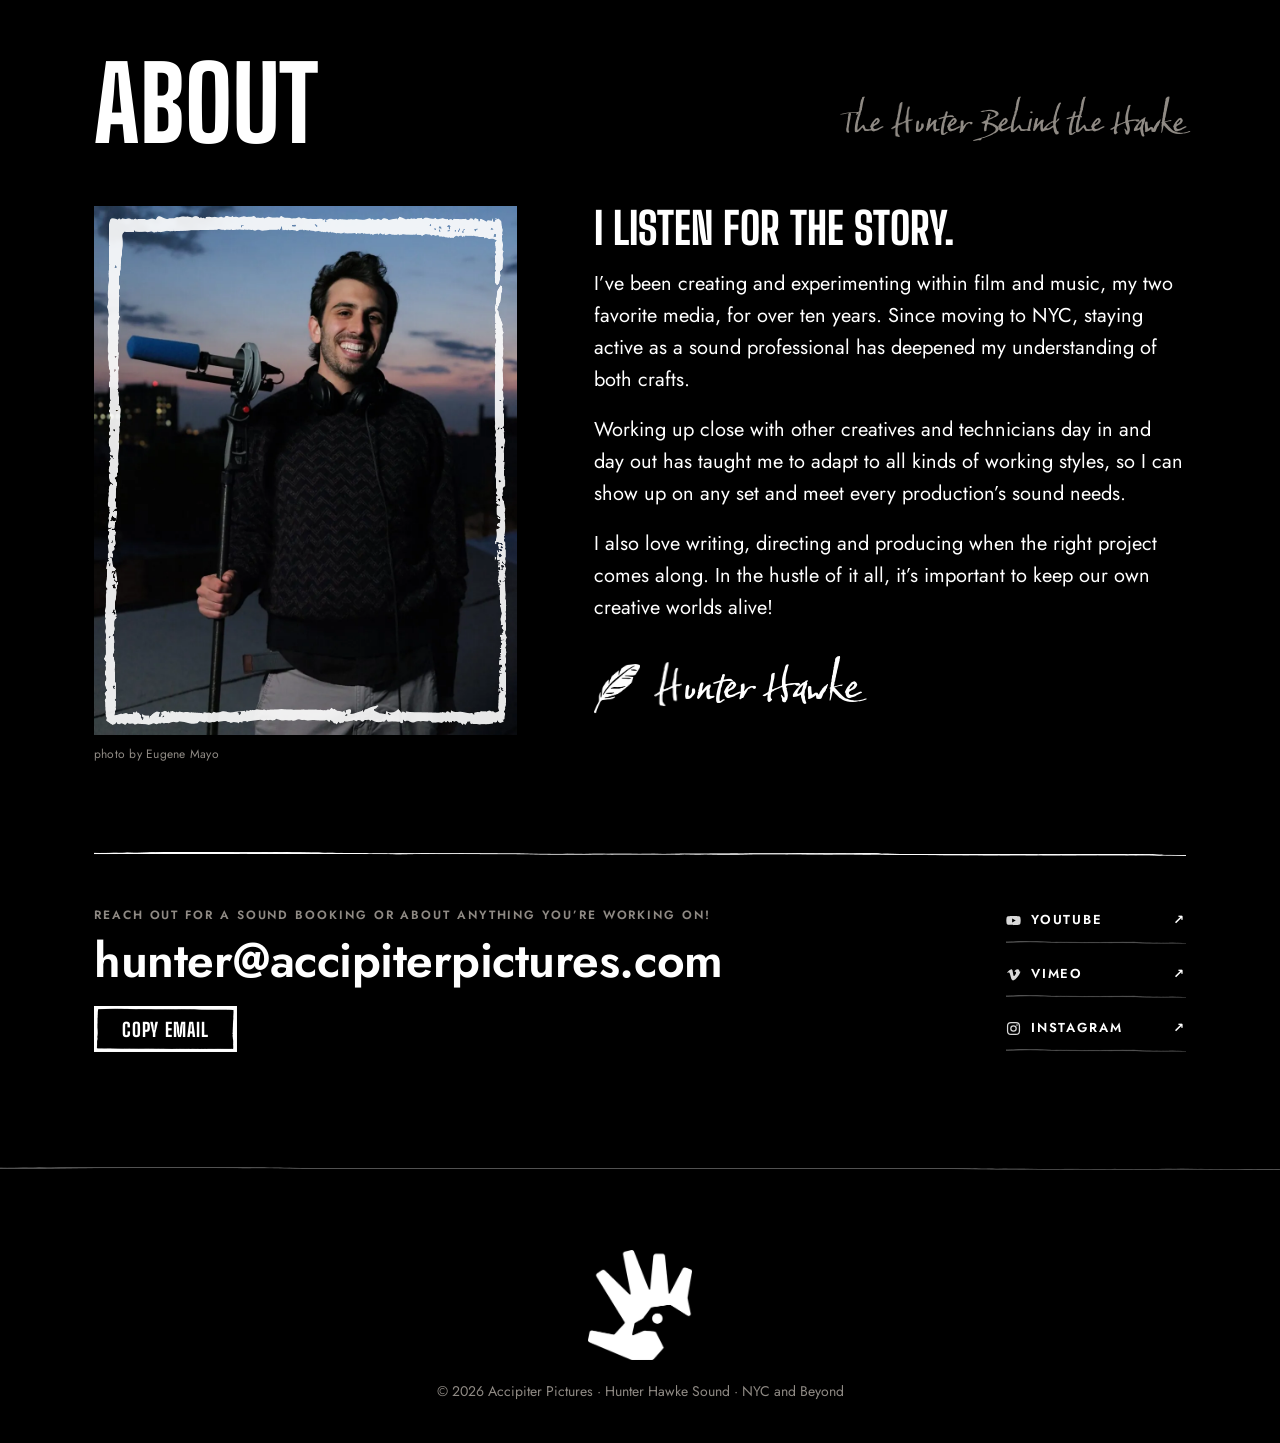
<file: about/index.html>
<!doctype html>
<html lang="en">
<head>
<meta charset="utf-8">
<!-- Short link: accipiterpictures.com/about/ opens the site already at the about section (no scroll animation). Other domains forward here. -->
<title>Hunter Hawke · Accipiter Pictures</title>
<meta name="robots" content="noindex">
<link rel="canonical" href="https://accipiterpictures.com/#about">
<meta http-equiv="refresh" content="0; url=../?to=about">
<script>location.replace('../?to=about');</script>
</head>
<body style="background:#000;color:#fff;font-family:system-ui,sans-serif">
<p><a href="../#about" style="color:#fff">Continue to Hunter Hawke</a></p>
</body>
</html>
</file>
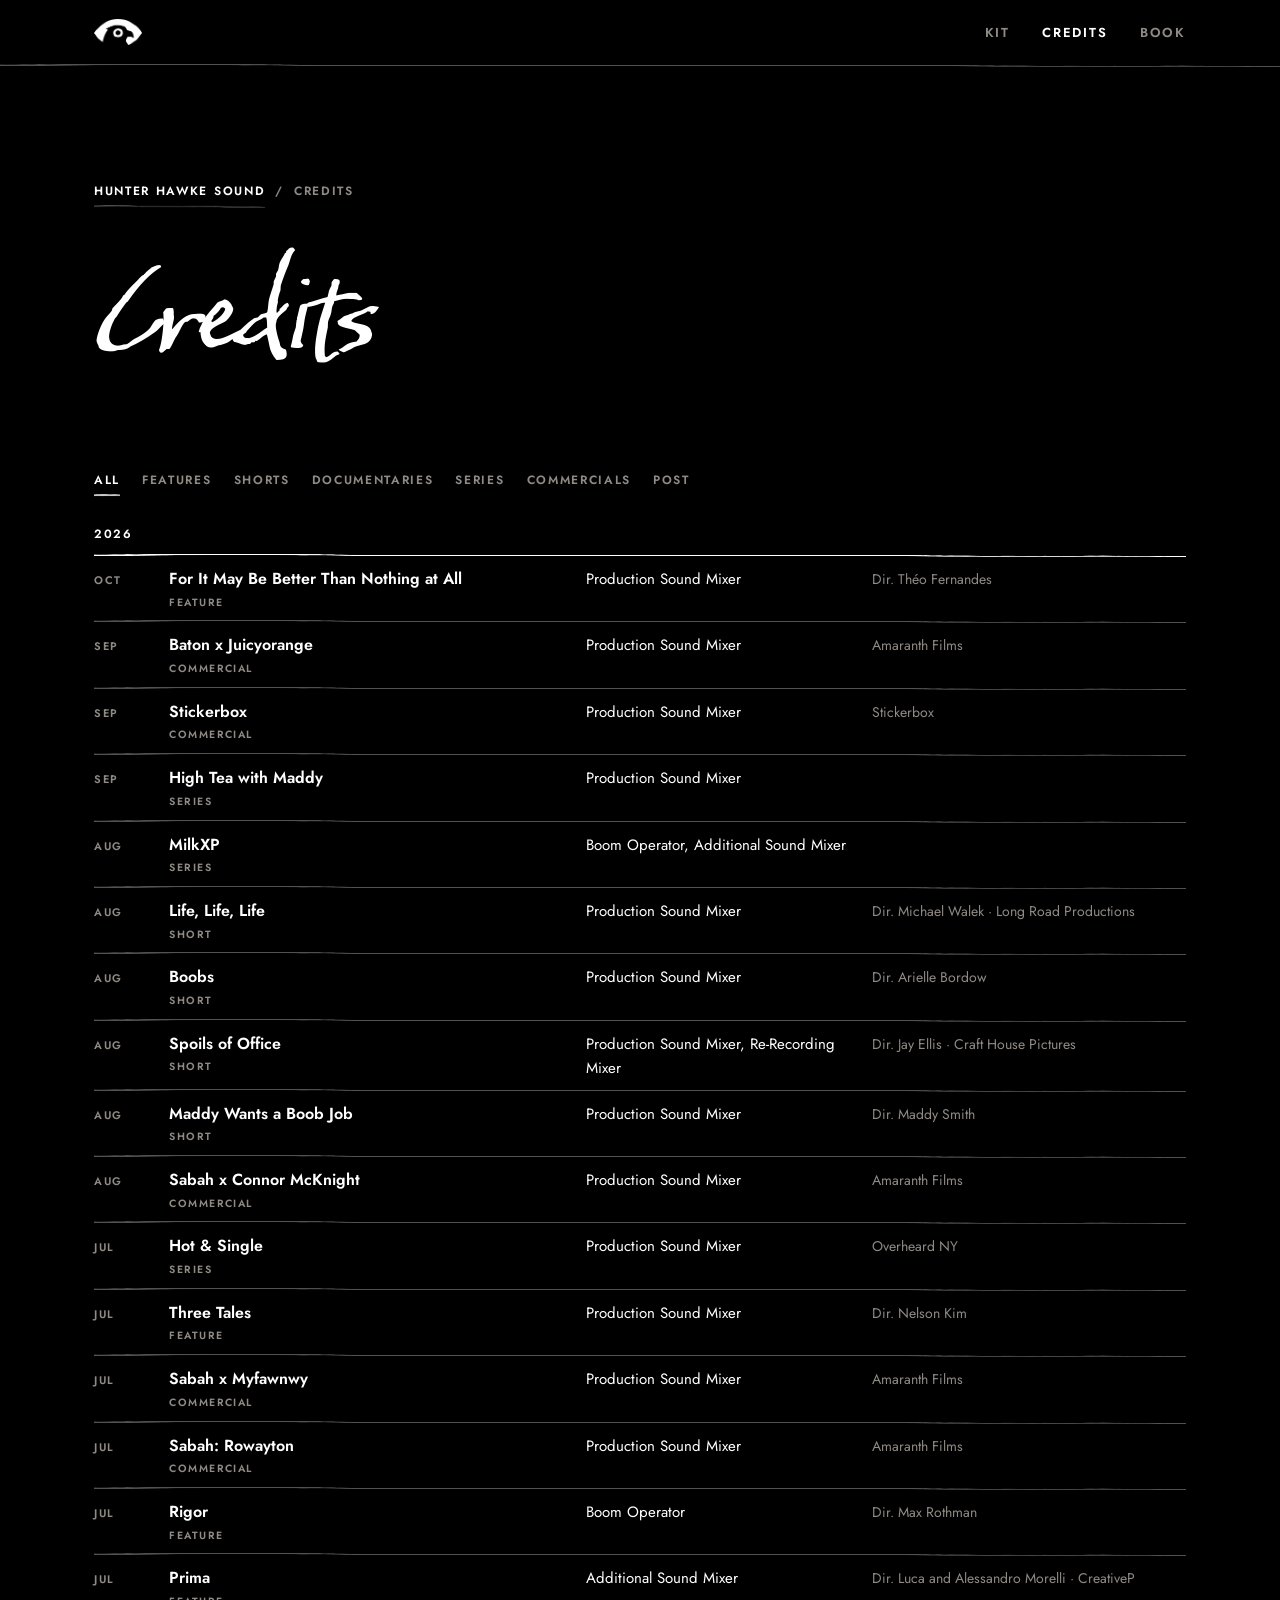
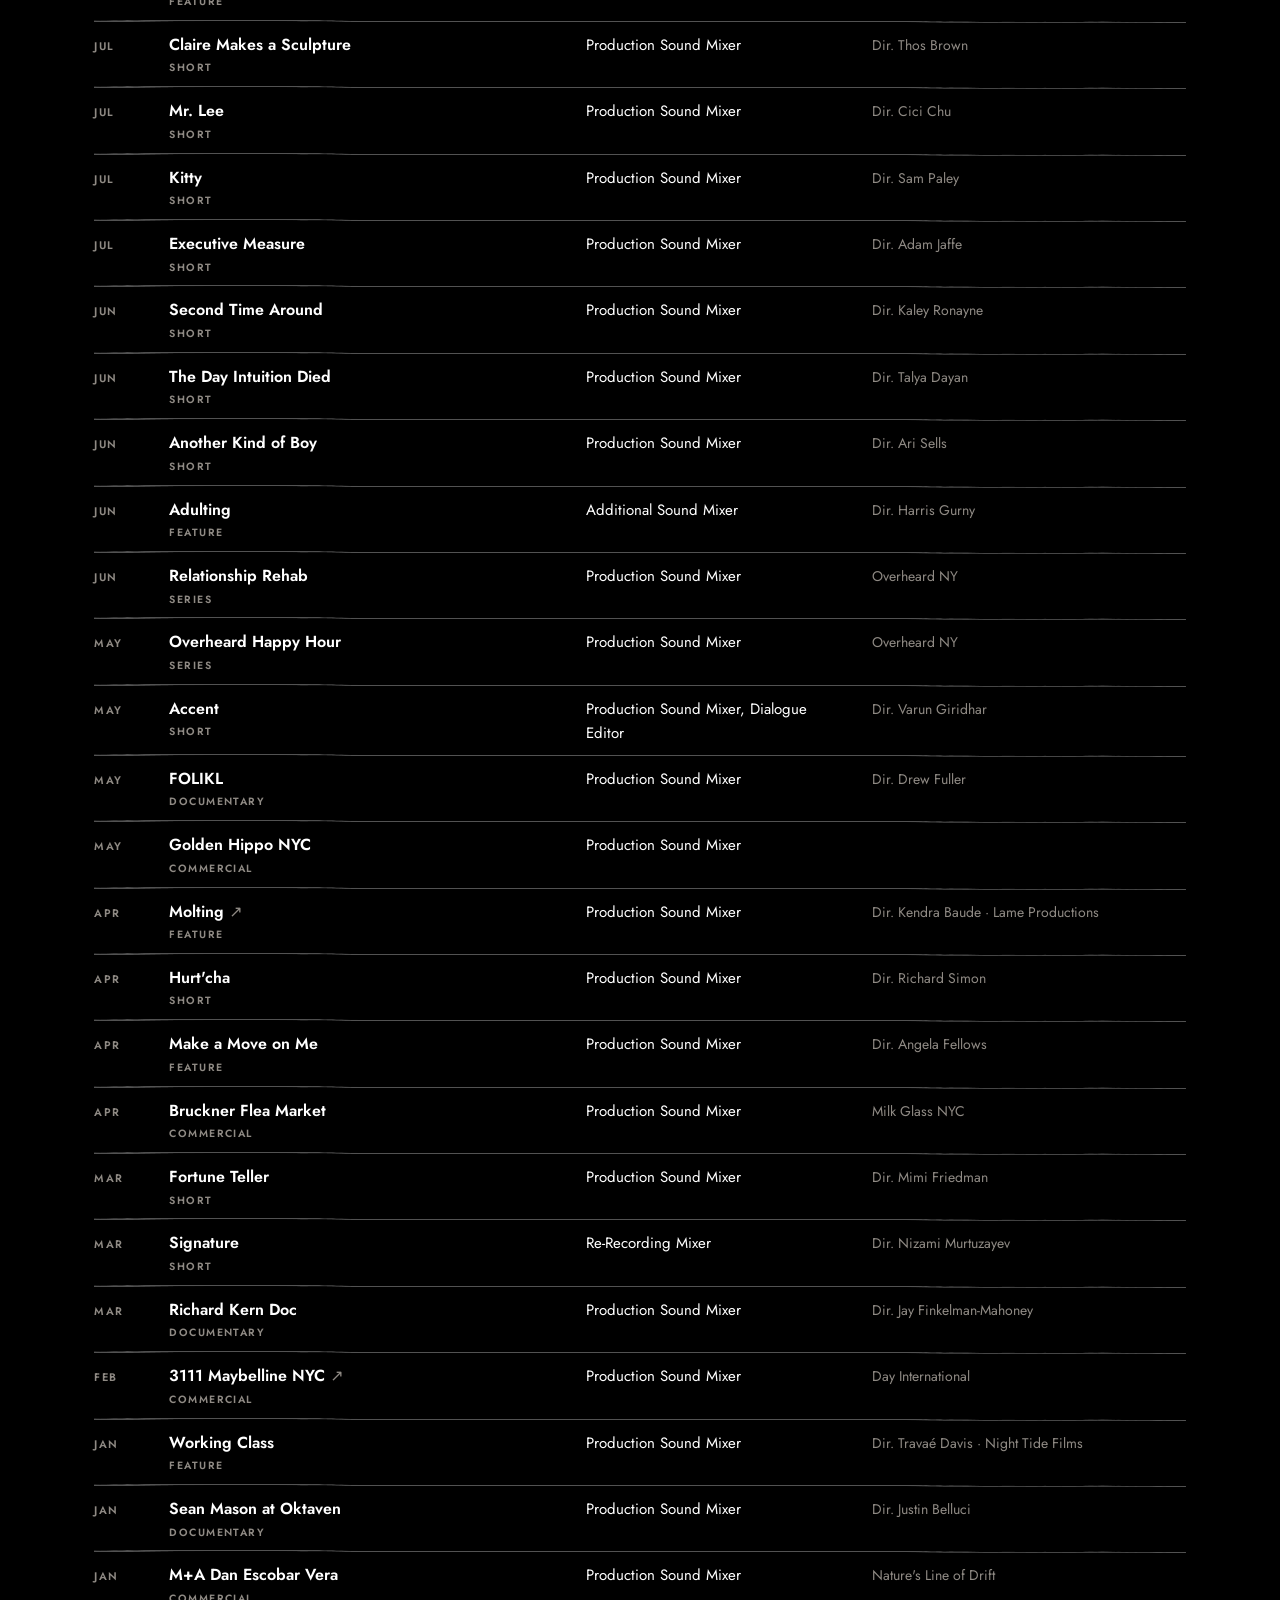
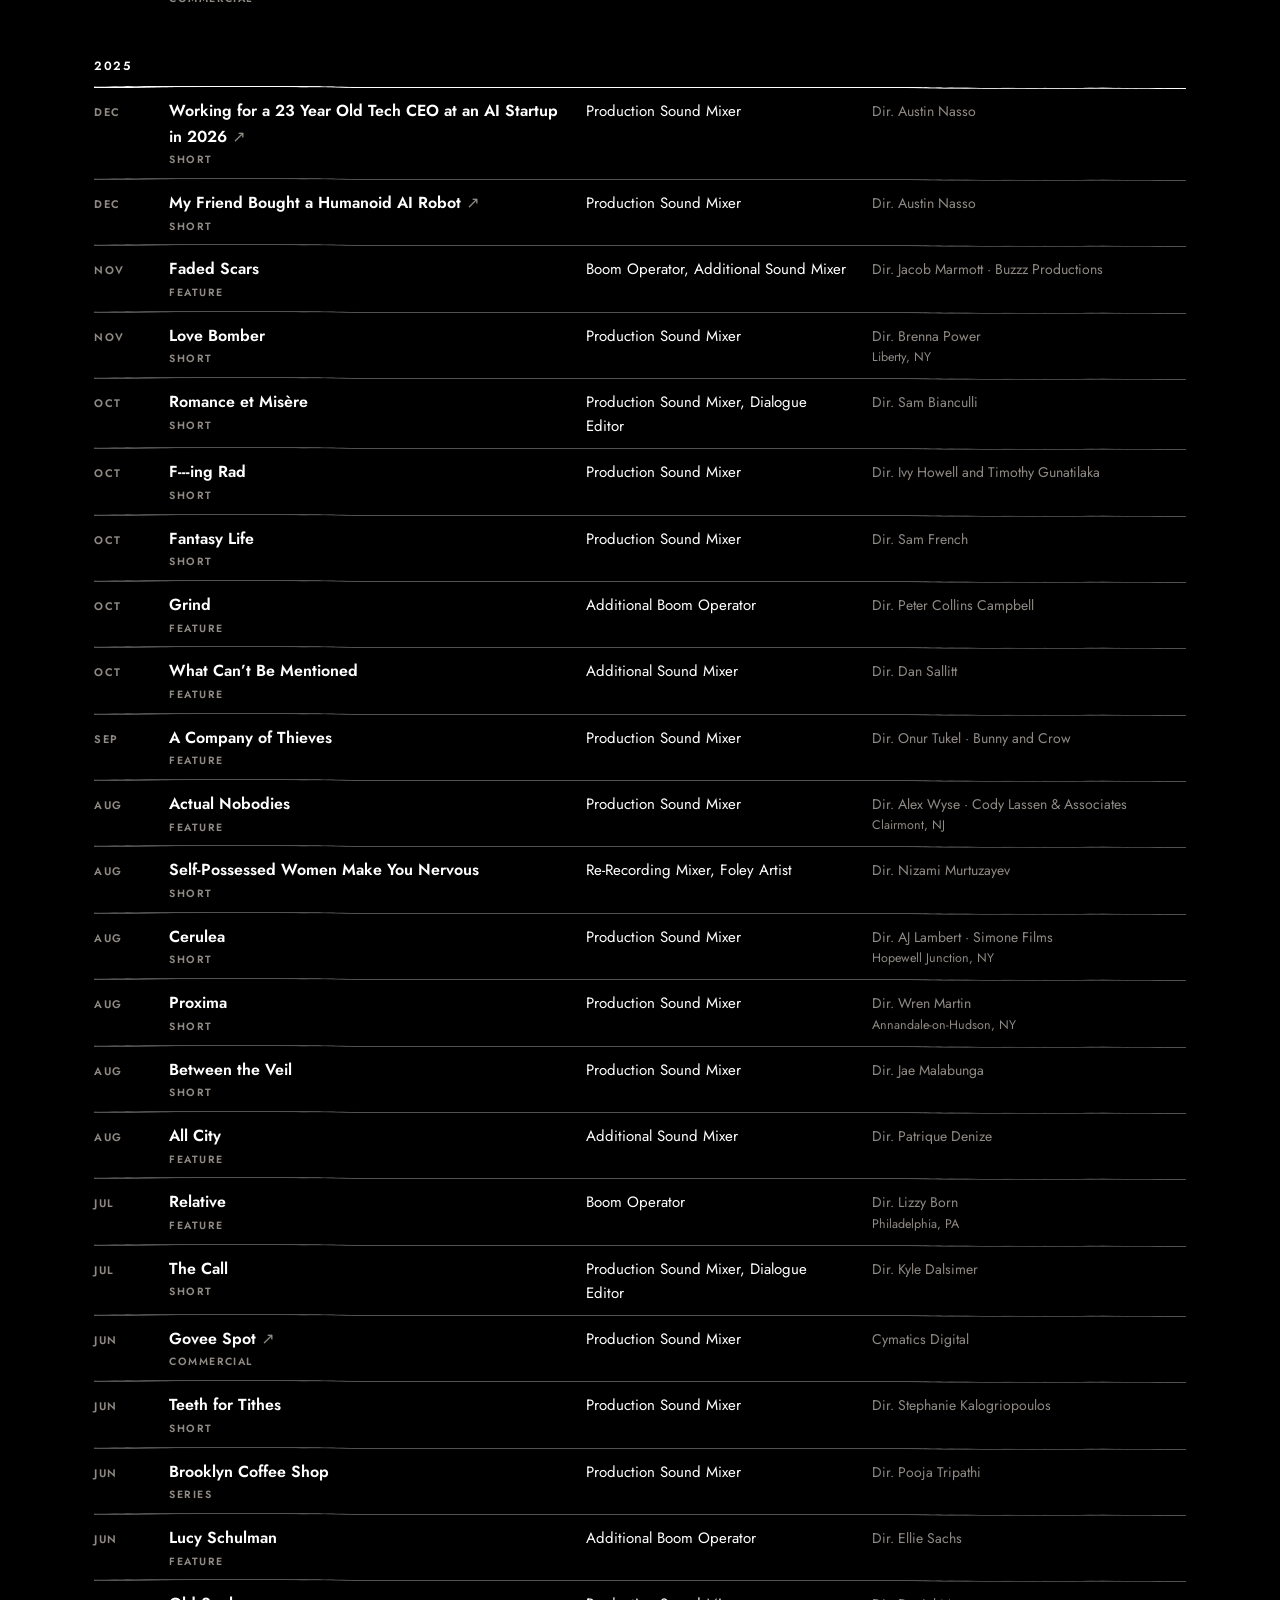
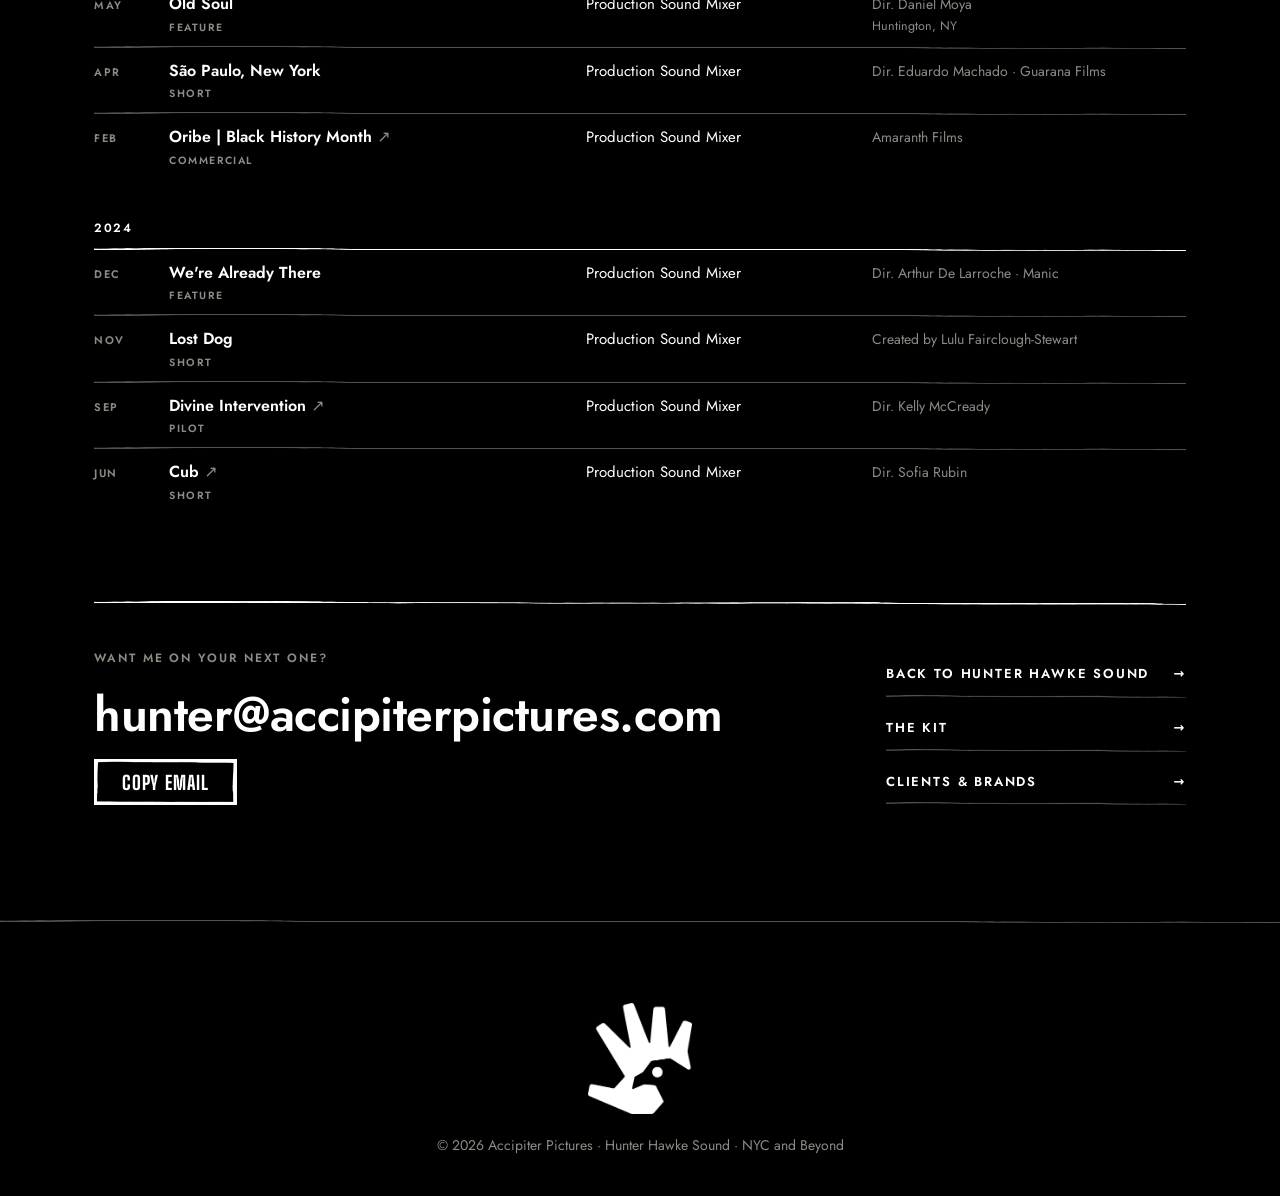
<file: credits/index.html>
<!doctype html>
<html lang="en">
<head>
<title>Credits · Hunter Hawke Sound</title>
<meta charset="utf-8">
<meta name="viewport" content="width=device-width, initial-scale=1, viewport-fit=cover">
<meta name="description" content="Sound credits for Hunter Hawke: production sound mixer and boom operator on features, shorts, pilots and commercials. NYC and Beyond.">
<meta property="og:type" content="website">
<meta property="og:site_name" content="Accipiter Pictures">
<meta property="og:url" content="https://accipiterpictures.com/credits/">
<meta property="og:title" content="Hunter Hawke Sound: Credits">
<meta property="og:description" content="Features, shorts, pilots and commercials: production sound mixer and boom operator credits.">
<meta property="og:image" content="https://accipiterpictures.com/assets/share.jpg">
<meta property="og:image:width" content="1200">
<meta property="og:image:height" content="630">
<meta name="twitter:card" content="summary_large_image">
<link rel="canonical" href="https://accipiterpictures.com/credits/">
<link rel="icon" href="../favicon.ico?v=4" sizes="any">
<link rel="icon" type="image/svg+xml" href="../favicon.svg?v=4">
<link rel="apple-touch-icon" href="../apple-touch-icon.png?v=3">
<link rel="preconnect" href="https://fonts.googleapis.com">
<link rel="preconnect" href="https://fonts.gstatic.com" crossorigin>
<!-- Brand fonts. Big Shoulders Display + Jost are free on Google Fonts. -->
<link rel="stylesheet" href="https://fonts.googleapis.com/css2?family=Big+Shoulders+Display:wght@800&display=swap">
<link rel="stylesheet" href="https://fonts.googleapis.com/css2?family=Jost:ital,wght@0,400;0,600;1,400;1,600&display=swap">
<!-- Baka Too (Positype), self-hosted under Hunter's Fontspring web license; see css/site.css -->
<link rel="preload" href="../assets/fonts/bakatoo-webfont.woff2" as="font" type="font/woff2" crossorigin>
<!-- First visit from outside the site (once per browser session): play the intro in js/site.js.
     Set before first paint so the page never flashes. -->
<script>
(function () {
  var seen = false, internal = false;
  try {
    var ref = document.referrer && new URL(document.referrer);
    /* the /sound/ and /about/ short links (where other domains forward) count as arriving from outside */
    internal = !!ref && ref.host === location.host && !/\/(sound|about|gear)\/?$/.test(ref.pathname);
  } catch (e) {}
  try { seen = !!sessionStorage.getItem('ap-intro'); sessionStorage.setItem('ap-intro', '1'); } catch (e) {}
  var forced = /[?&]intro\b/.test(location.search);   /* add ?intro to the address to replay it */
  if (forced || (!internal && !seen && !matchMedia('(prefers-reduced-motion: reduce)').matches))
    document.documentElement.classList.add('splash-on');
})();
</script>
<link rel="stylesheet" href="../css/site.css?v=35c8cbf0">
</head>
<body class="page-gear credits-page">

<!-- Intro: the bird arrives, winks, then settles into the logo -->
<div class="splash" aria-hidden="true">
  <div class="splash-bird"><div class="splash-rig">
    <img src="../assets/intro/hood.png?v=447dbe" alt="" width="423" height="243">
    <div class="splash-head">
      <img src="../assets/intro/head.png?v=447dbe" alt="" width="423" height="243">
      <img class="splash-eye" src="../assets/intro/eye.png?v=447dbe" alt="" width="423" height="243">
    </div>
  </div></div>
</div>

<header class="nav rule-bottom">
  <div class="wrap">
    <a href="../" class="brand" aria-label="Accipiter Pictures home"><img src="../assets/ap-mark.png" alt="Accipiter Pictures" width="816" height="440"></a>
    <nav aria-label="Main">
      <ul>
        <li><a href="../kit/">Kit</a></li>
        <li><a href="./" aria-current="page">Credits</a></li>
        <li><a href="#book">Book</a></li>
      </ul>
    </nav>
  </div>
</header>

<main id="top">
  <section class="block kit-page">
    <div class="wrap">
      <nav class="crumbs caps" aria-label="Breadcrumb"><a class="rule-bottom" href="../#sound">Hunter Hawke Sound</a><span aria-hidden="true">/</span><span aria-current="page">Credits</span></nav>
      <div class="head">
        <h1 class="hand pictures">Credits</h1>
      </div>

      <div class="cr-filter" role="group" aria-label="Filter credits" hidden>
        <button type="button" class="caps" data-f="all" aria-pressed="true">All</button>
        <button type="button" class="caps" data-f="feature" aria-pressed="false">Features</button>
        <button type="button" class="caps" data-f="short" aria-pressed="false">Shorts</button>
        <button type="button" class="caps" data-f="doc" aria-pressed="false">Documentaries</button>
        <button type="button" class="caps" data-f="tv" aria-pressed="false">Series</button>
        <button type="button" class="caps" data-f="commercial" aria-pressed="false">Commercials</button>
        <button type="button" class="caps" data-f="post" aria-pressed="false">Post</button>
      </div>

      <div class="kit-list cr-list">
        <!-- BUILD:list -->
        <section class="kit-group cr-year">
          <h2 class="caps">2026</h2>
          <ul>
            <li data-type="feature"><span class="cr-mo caps">Oct</span><span class="cr-t">For It May Be Better Than Nothing at All<small class="caps">Feature</small></span><span class="cr-role">Production Sound Mixer</span><span class="cr-who">Dir. Théo Fernandes</span></li>
            <li data-type="commercial"><span class="cr-mo caps">Sep</span><span class="cr-t">Baton x Juicyorange<small class="caps">Commercial</small></span><span class="cr-role">Production Sound Mixer</span><span class="cr-who">Amaranth Films</span></li>
            <li data-type="commercial"><span class="cr-mo caps">Sep</span><span class="cr-t">Stickerbox<small class="caps">Commercial</small></span><span class="cr-role">Production Sound Mixer</span><span class="cr-who">Stickerbox</span></li>
            <li data-type="tv"><span class="cr-mo caps">Sep</span><span class="cr-t">High Tea with Maddy<small class="caps">Series</small></span><span class="cr-role">Production Sound Mixer</span><span class="cr-who"></span></li>
            <li data-type="tv"><span class="cr-mo caps">Aug</span><span class="cr-t">MilkXP<small class="caps">Series</small></span><span class="cr-role">Boom Operator, Additional Sound Mixer</span><span class="cr-who"></span></li>
            <li data-type="short"><span class="cr-mo caps">Aug</span><span class="cr-t">Life, Life, Life<small class="caps">Short</small></span><span class="cr-role">Production Sound Mixer</span><span class="cr-who">Dir. Michael Walek · Long Road Productions</span></li>
            <li data-type="short"><span class="cr-mo caps">Aug</span><span class="cr-t">Boobs<small class="caps">Short</small></span><span class="cr-role">Production Sound Mixer</span><span class="cr-who">Dir. Arielle Bordow</span></li>
            <li data-type="short" data-post><span class="cr-mo caps">Aug</span><span class="cr-t">Spoils of Office<small class="caps">Short</small></span><span class="cr-role">Production Sound Mixer, Re-Recording Mixer</span><span class="cr-who">Dir. Jay Ellis · Craft House Pictures</span></li>
            <li data-type="short"><span class="cr-mo caps">Aug</span><span class="cr-t">Maddy Wants a Boob Job<small class="caps">Short</small></span><span class="cr-role">Production Sound Mixer</span><span class="cr-who">Dir. Maddy Smith</span></li>
            <li data-type="commercial"><span class="cr-mo caps">Aug</span><span class="cr-t">Sabah x Connor McKnight<small class="caps">Commercial</small></span><span class="cr-role">Production Sound Mixer</span><span class="cr-who">Amaranth Films</span></li>
            <li data-type="tv"><span class="cr-mo caps">Jul</span><span class="cr-t">Hot &amp; Single<small class="caps">Series</small></span><span class="cr-role">Production Sound Mixer</span><span class="cr-who">Overheard NY</span></li>
            <li data-type="feature"><span class="cr-mo caps">Jul</span><span class="cr-t">Three Tales<small class="caps">Feature</small></span><span class="cr-role">Production Sound Mixer</span><span class="cr-who">Dir. Nelson Kim</span></li>
            <li data-type="commercial"><span class="cr-mo caps">Jul</span><span class="cr-t">Sabah x Myfawnwy<small class="caps">Commercial</small></span><span class="cr-role">Production Sound Mixer</span><span class="cr-who">Amaranth Films</span></li>
            <li data-type="commercial"><span class="cr-mo caps">Jul</span><span class="cr-t">Sabah: Rowayton<small class="caps">Commercial</small></span><span class="cr-role">Production Sound Mixer</span><span class="cr-who">Amaranth Films</span></li>
            <li data-type="feature"><span class="cr-mo caps">Jul</span><span class="cr-t">Rigor<small class="caps">Feature</small></span><span class="cr-role">Boom Operator</span><span class="cr-who">Dir. Max Rothman</span></li>
            <li data-type="feature"><span class="cr-mo caps">Jul</span><span class="cr-t">Prima<small class="caps">Feature</small></span><span class="cr-role">Additional Sound Mixer</span><span class="cr-who">Dir. Luca and Alessandro Morelli · CreativeP</span></li>
            <li data-type="short"><span class="cr-mo caps">Jul</span><span class="cr-t">Claire Makes a Sculpture<small class="caps">Short</small></span><span class="cr-role">Production Sound Mixer</span><span class="cr-who">Dir. Thos Brown</span></li>
            <li data-type="short"><span class="cr-mo caps">Jul</span><span class="cr-t">Mr. Lee<small class="caps">Short</small></span><span class="cr-role">Production Sound Mixer</span><span class="cr-who">Dir. Cici Chu</span></li>
            <li data-type="short"><span class="cr-mo caps">Jul</span><span class="cr-t">Kitty<small class="caps">Short</small></span><span class="cr-role">Production Sound Mixer</span><span class="cr-who">Dir. Sam Paley</span></li>
            <li data-type="short"><span class="cr-mo caps">Jul</span><span class="cr-t">Executive Measure<small class="caps">Short</small></span><span class="cr-role">Production Sound Mixer</span><span class="cr-who">Dir. Adam Jaffe</span></li>
            <li data-type="short"><span class="cr-mo caps">Jun</span><span class="cr-t">Second Time Around<small class="caps">Short</small></span><span class="cr-role">Production Sound Mixer</span><span class="cr-who">Dir. Kaley Ronayne</span></li>
            <li data-type="short"><span class="cr-mo caps">Jun</span><span class="cr-t">The Day Intuition Died<small class="caps">Short</small></span><span class="cr-role">Production Sound Mixer</span><span class="cr-who">Dir. Talya Dayan</span></li>
            <li data-type="short"><span class="cr-mo caps">Jun</span><span class="cr-t">Another Kind of Boy<small class="caps">Short</small></span><span class="cr-role">Production Sound Mixer</span><span class="cr-who">Dir. Ari Sells</span></li>
            <li data-type="feature"><span class="cr-mo caps">Jun</span><span class="cr-t">Adulting<small class="caps">Feature</small></span><span class="cr-role">Additional Sound Mixer</span><span class="cr-who">Dir. Harris Gurny</span></li>
            <li data-type="tv"><span class="cr-mo caps">Jun</span><span class="cr-t">Relationship Rehab<small class="caps">Series</small></span><span class="cr-role">Production Sound Mixer</span><span class="cr-who">Overheard NY</span></li>
            <li data-type="tv"><span class="cr-mo caps">May</span><span class="cr-t">Overheard Happy Hour<small class="caps">Series</small></span><span class="cr-role">Production Sound Mixer</span><span class="cr-who">Overheard NY</span></li>
            <li data-type="short" data-post><span class="cr-mo caps">May</span><span class="cr-t">Accent<small class="caps">Short</small></span><span class="cr-role">Production Sound Mixer, Dialogue Editor</span><span class="cr-who">Dir. Varun Giridhar</span></li>
            <li data-type="doc"><span class="cr-mo caps">May</span><span class="cr-t">FOLIKL<small class="caps">Documentary</small></span><span class="cr-role">Production Sound Mixer</span><span class="cr-who">Dir. Drew Fuller</span></li>
            <li data-type="commercial"><span class="cr-mo caps">May</span><span class="cr-t">Golden Hippo NYC<small class="caps">Commercial</small></span><span class="cr-role">Production Sound Mixer</span><span class="cr-who"></span></li>
            <li data-type="feature"><span class="cr-mo caps">Apr</span><span class="cr-t"><a href="https://www.lame.productions/" target="_blank" rel="noopener">Molting<span class="ext" aria-hidden="true"> ↗</span></a><small class="caps">Feature</small></span><span class="cr-role">Production Sound Mixer</span><span class="cr-who">Dir. Kendra Baude · Lame Productions</span></li>
            <li data-type="short"><span class="cr-mo caps">Apr</span><span class="cr-t">Hurt&#x27;cha<small class="caps">Short</small></span><span class="cr-role">Production Sound Mixer</span><span class="cr-who">Dir. Richard Simon</span></li>
            <li data-type="feature"><span class="cr-mo caps">Apr</span><span class="cr-t">Make a Move on Me<small class="caps">Feature</small></span><span class="cr-role">Production Sound Mixer</span><span class="cr-who">Dir. Angela Fellows</span></li>
            <li data-type="commercial"><span class="cr-mo caps">Apr</span><span class="cr-t">Bruckner Flea Market<small class="caps">Commercial</small></span><span class="cr-role">Production Sound Mixer</span><span class="cr-who">Milk Glass NYC</span></li>
            <li data-type="short"><span class="cr-mo caps">Mar</span><span class="cr-t">Fortune Teller<small class="caps">Short</small></span><span class="cr-role">Production Sound Mixer</span><span class="cr-who">Dir. Mimi Friedman</span></li>
            <li data-type="short" data-post><span class="cr-mo caps">Mar</span><span class="cr-t">Signature<small class="caps">Short</small></span><span class="cr-role">Re-Recording Mixer</span><span class="cr-who">Dir. Nizami Murtuzayev</span></li>
            <li data-type="doc"><span class="cr-mo caps">Mar</span><span class="cr-t">Richard Kern Doc<small class="caps">Documentary</small></span><span class="cr-role">Production Sound Mixer</span><span class="cr-who">Dir. Jay Finkelman-Mahoney</span></li>
            <li data-type="commercial"><span class="cr-mo caps">Feb</span><span class="cr-t"><a href="https://www.maybelline.com/" target="_blank" rel="noopener">3111 Maybelline NYC<span class="ext" aria-hidden="true"> ↗</span></a><small class="caps">Commercial</small></span><span class="cr-role">Production Sound Mixer</span><span class="cr-who">Day International</span></li>
            <li data-type="feature"><span class="cr-mo caps">Jan</span><span class="cr-t">Working Class<small class="caps">Feature</small></span><span class="cr-role">Production Sound Mixer</span><span class="cr-who">Dir. Travaé Davis · Night Tide Films</span></li>
            <li data-type="doc"><span class="cr-mo caps">Jan</span><span class="cr-t">Sean Mason at Oktaven<small class="caps">Documentary</small></span><span class="cr-role">Production Sound Mixer</span><span class="cr-who">Dir. Justin Belluci</span></li>
            <li data-type="commercial"><span class="cr-mo caps">Jan</span><span class="cr-t">M+A Dan Escobar Vera<small class="caps">Commercial</small></span><span class="cr-role">Production Sound Mixer</span><span class="cr-who">Nature&#x27;s Line of Drift</span></li>
          </ul>
        </section>
        <section class="kit-group cr-year">
          <h2 class="caps">2025</h2>
          <ul>
            <li data-type="short"><span class="cr-mo caps">Dec</span><span class="cr-t"><a href="https://www.youtube.com/watch?v=IF6yXSwpBL0" target="_blank" rel="noopener">Working for a 23 Year Old Tech CEO at an AI Startup in 2026<span class="ext" aria-hidden="true"> ↗</span></a><small class="caps">Short</small></span><span class="cr-role">Production Sound Mixer</span><span class="cr-who">Dir. Austin Nasso</span></li>
            <li data-type="short"><span class="cr-mo caps">Dec</span><span class="cr-t"><a href="https://www.youtube.com/watch?v=XYlidzk_0b8" target="_blank" rel="noopener">My Friend Bought a Humanoid AI Robot<span class="ext" aria-hidden="true"> ↗</span></a><small class="caps">Short</small></span><span class="cr-role">Production Sound Mixer</span><span class="cr-who">Dir. Austin Nasso</span></li>
            <li data-type="feature"><span class="cr-mo caps">Nov</span><span class="cr-t">Faded Scars<small class="caps">Feature</small></span><span class="cr-role">Boom Operator, Additional Sound Mixer</span><span class="cr-who">Dir. Jacob Marmott · Buzzz Productions</span></li>
            <li data-type="short"><span class="cr-mo caps">Nov</span><span class="cr-t">Love Bomber<small class="caps">Short</small></span><span class="cr-role">Production Sound Mixer</span><span class="cr-who">Dir. Brenna Power<small>Liberty, NY</small></span></li>
            <li data-type="short" data-post><span class="cr-mo caps">Oct</span><span class="cr-t">Romance et Misère<small class="caps">Short</small></span><span class="cr-role">Production Sound Mixer, Dialogue Editor</span><span class="cr-who">Dir. Sam Bianculli</span></li>
            <li data-type="short"><span class="cr-mo caps">Oct</span><span class="cr-t">F---ing Rad<small class="caps">Short</small></span><span class="cr-role">Production Sound Mixer</span><span class="cr-who">Dir. Ivy Howell and Timothy Gunatilaka</span></li>
            <li data-type="short"><span class="cr-mo caps">Oct</span><span class="cr-t">Fantasy Life<small class="caps">Short</small></span><span class="cr-role">Production Sound Mixer</span><span class="cr-who">Dir. Sam French</span></li>
            <li data-type="feature"><span class="cr-mo caps">Oct</span><span class="cr-t">Grind<small class="caps">Feature</small></span><span class="cr-role">Additional Boom Operator</span><span class="cr-who">Dir. Peter Collins Campbell</span></li>
            <li data-type="feature"><span class="cr-mo caps">Oct</span><span class="cr-t">What Can’t Be Mentioned<small class="caps">Feature</small></span><span class="cr-role">Additional Sound Mixer</span><span class="cr-who">Dir. Dan Sallitt</span></li>
            <li data-type="feature"><span class="cr-mo caps">Sep</span><span class="cr-t">A Company of Thieves<small class="caps">Feature</small></span><span class="cr-role">Production Sound Mixer</span><span class="cr-who">Dir. Onur Tukel · Bunny and Crow</span></li>
            <li data-type="feature"><span class="cr-mo caps">Aug</span><span class="cr-t">Actual Nobodies<small class="caps">Feature</small></span><span class="cr-role">Production Sound Mixer</span><span class="cr-who">Dir. Alex Wyse · Cody Lassen &amp; Associates<small>Clairmont, NJ</small></span></li>
            <li data-type="short" data-post><span class="cr-mo caps">Aug</span><span class="cr-t">Self-Possessed Women Make You Nervous<small class="caps">Short</small></span><span class="cr-role">Re-Recording Mixer, Foley Artist</span><span class="cr-who">Dir. Nizami Murtuzayev</span></li>
            <li data-type="short"><span class="cr-mo caps">Aug</span><span class="cr-t">Cerulea<small class="caps">Short</small></span><span class="cr-role">Production Sound Mixer</span><span class="cr-who">Dir. AJ Lambert · Simone Films<small>Hopewell Junction, NY</small></span></li>
            <li data-type="short"><span class="cr-mo caps">Aug</span><span class="cr-t">Proxima<small class="caps">Short</small></span><span class="cr-role">Production Sound Mixer</span><span class="cr-who">Dir. Wren Martin<small>Annandale-on-Hudson, NY</small></span></li>
            <li data-type="short"><span class="cr-mo caps">Aug</span><span class="cr-t">Between the Veil<small class="caps">Short</small></span><span class="cr-role">Production Sound Mixer</span><span class="cr-who">Dir. Jae Malabunga</span></li>
            <li data-type="feature"><span class="cr-mo caps">Aug</span><span class="cr-t">All City<small class="caps">Feature</small></span><span class="cr-role">Additional Sound Mixer</span><span class="cr-who">Dir. Patrique Denize</span></li>
            <li data-type="feature"><span class="cr-mo caps">Jul</span><span class="cr-t">Relative<small class="caps">Feature</small></span><span class="cr-role">Boom Operator</span><span class="cr-who">Dir. Lizzy Born<small>Philadelphia, PA</small></span></li>
            <li data-type="short" data-post><span class="cr-mo caps">Jul</span><span class="cr-t">The Call<small class="caps">Short</small></span><span class="cr-role">Production Sound Mixer, Dialogue Editor</span><span class="cr-who">Dir. Kyle Dalsimer</span></li>
            <li data-type="commercial"><span class="cr-mo caps">Jun</span><span class="cr-t"><a href="https://us.govee.com/" target="_blank" rel="noopener">Govee Spot<span class="ext" aria-hidden="true"> ↗</span></a><small class="caps">Commercial</small></span><span class="cr-role">Production Sound Mixer</span><span class="cr-who">Cymatics Digital</span></li>
            <li data-type="short"><span class="cr-mo caps">Jun</span><span class="cr-t">Teeth for Tithes<small class="caps">Short</small></span><span class="cr-role">Production Sound Mixer</span><span class="cr-who">Dir. Stephanie Kalogriopoulos</span></li>
            <li data-type="tv"><span class="cr-mo caps">Jun</span><span class="cr-t">Brooklyn Coffee Shop<small class="caps">Series</small></span><span class="cr-role">Production Sound Mixer</span><span class="cr-who">Dir. Pooja Tripathi</span></li>
            <li data-type="feature"><span class="cr-mo caps">Jun</span><span class="cr-t">Lucy Schulman<small class="caps">Feature</small></span><span class="cr-role">Additional Boom Operator</span><span class="cr-who">Dir. Ellie Sachs</span></li>
            <li data-type="feature"><span class="cr-mo caps">May</span><span class="cr-t">Old Soul<small class="caps">Feature</small></span><span class="cr-role">Production Sound Mixer</span><span class="cr-who">Dir. Daniel Moya<small>Huntington, NY</small></span></li>
            <li data-type="short"><span class="cr-mo caps">Apr</span><span class="cr-t">São Paulo, New York<small class="caps">Short</small></span><span class="cr-role">Production Sound Mixer</span><span class="cr-who">Dir. Eduardo Machado · Guarana Films</span></li>
            <li data-type="commercial"><span class="cr-mo caps">Feb</span><span class="cr-t"><a href="http://www.oribe.com" target="_blank" rel="noopener">Oribe | Black History Month<span class="ext" aria-hidden="true"> ↗</span></a><small class="caps">Commercial</small></span><span class="cr-role">Production Sound Mixer</span><span class="cr-who">Amaranth Films</span></li>
          </ul>
        </section>
        <section class="kit-group cr-year">
          <h2 class="caps">2024</h2>
          <ul>
            <li data-type="feature"><span class="cr-mo caps">Dec</span><span class="cr-t">We&#x27;re Already There<small class="caps">Feature</small></span><span class="cr-role">Production Sound Mixer</span><span class="cr-who">Dir. Arthur De Larroche · Manic</span></li>
            <li data-type="short"><span class="cr-mo caps">Nov</span><span class="cr-t">Lost Dog<small class="caps">Short</small></span><span class="cr-role">Production Sound Mixer</span><span class="cr-who">Created by Lulu Fairclough-Stewart</span></li>
            <li data-type="tv"><span class="cr-mo caps">Sep</span><span class="cr-t"><a href="https://divine-intervention-the-series.squarespace.com/" target="_blank" rel="noopener">Divine Intervention<span class="ext" aria-hidden="true"> ↗</span></a><small class="caps">Pilot</small></span><span class="cr-role">Production Sound Mixer</span><span class="cr-who">Dir. Kelly McCready</span></li>
            <li data-type="short"><span class="cr-mo caps">Jun</span><span class="cr-t"><a href="https://youtu.be/o4E847DPmN0" target="_blank" rel="noopener">Cub<span class="ext" aria-hidden="true"> ↗</span></a><small class="caps">Short</small></span><span class="cr-role">Production Sound Mixer</span><span class="cr-who">Dir. Sofia Rubin</span></li>
          </ul>
        </section>
        <!-- /BUILD:list -->
      </div>

      <div class="contact rule-top-bright" id="book">
        <div>
          <span class="label">Want me on your next one?</span>
          <a class="email" id="email" href="mailto:hunter@accipiterpictures.com?subject=Sound%20booking">hunter@<wbr>accipiterpictures.com</a>
          <div class="row"><button class="btn btn-line" id="copy" type="button">Copy email</button></div>
        </div>
        <nav class="links" aria-label="More from Hunter Hawke Sound">
          <a class="rule-bottom" href="../#sound"><span class="lk">Back to Hunter Hawke Sound</span> <span aria-hidden="true">→</span></a>
          <a class="rule-bottom" href="../kit/"><span class="lk">The Kit</span> <span aria-hidden="true">→</span></a>
          <a class="rule-bottom" href="../#clients"><span class="lk">Clients &amp; Brands</span> <span aria-hidden="true">→</span></a>
        </nav>
      </div>
    </div>
  </section>
</main>

<!-- Credits filter: the full list is in the HTML; the chips only hide rows. -->
<script>
(function () {
  var bar = document.querySelector('.cr-filter');
  if (!bar) return;
  bar.hidden = false;
  var years = document.querySelectorAll('.cr-year');
  function pick(b) {
    var f = b.dataset.f;
    bar.querySelectorAll('button').forEach(function (x) { x.setAttribute('aria-pressed', x === b); });
    years.forEach(function (y) {
      var shown = 0;
      y.querySelectorAll('li').forEach(function (li) {
        var on = f === 'all' || (f === 'post' ? li.hasAttribute('data-post') : li.dataset.type === f);
        li.hidden = !on; if (on) shown++;
      });
      y.hidden = !shown;
    });
  }
  bar.addEventListener('click', function (ev) {
    var b = ev.target.closest('button'); if (b) pick(b);
  });
  /* open on a tab from the address, e.g. /credits/#post (linked from the main page's Post-sound card) */
  function fromHash() {
    var b = location.hash && bar.querySelector('button[data-f="' + location.hash.slice(1) + '"]');
    if (b) pick(b);
  }
  fromHash();
  window.addEventListener('hashchange', fromHash);
})();
</script>

<footer class="rule-top">
  <div class="wrap">
    <a class="foot-mark" href="#top" aria-label="Back to top"><img src="../assets/icon-hand-bird.png" alt="" width="565" height="600" loading="lazy"></a>
    <p>© <span id="yr">2026</span> Accipiter Pictures · Hunter Hawke Sound · NYC and Beyond</p>
  </div>
</footer>

<script src="../js/site.js?v=9c574cab" defer></script>
</body>
</html>
</file>
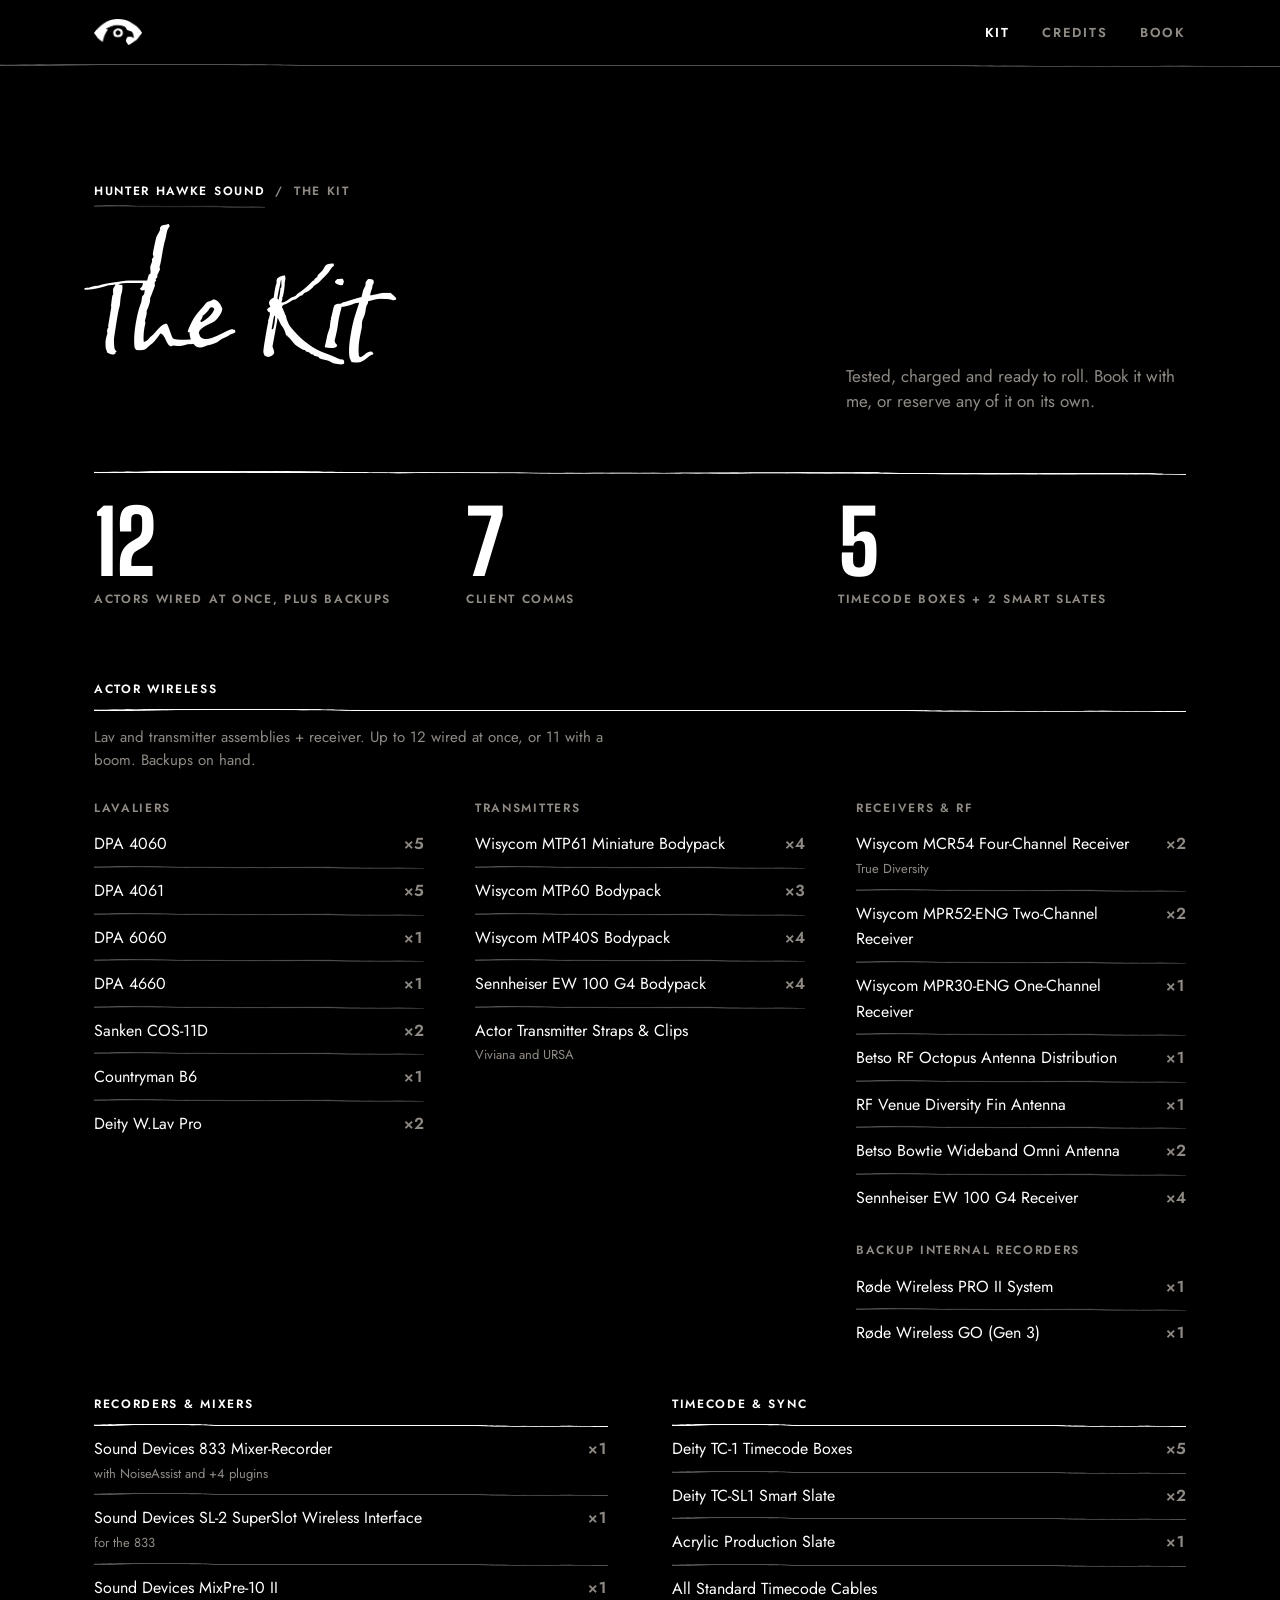
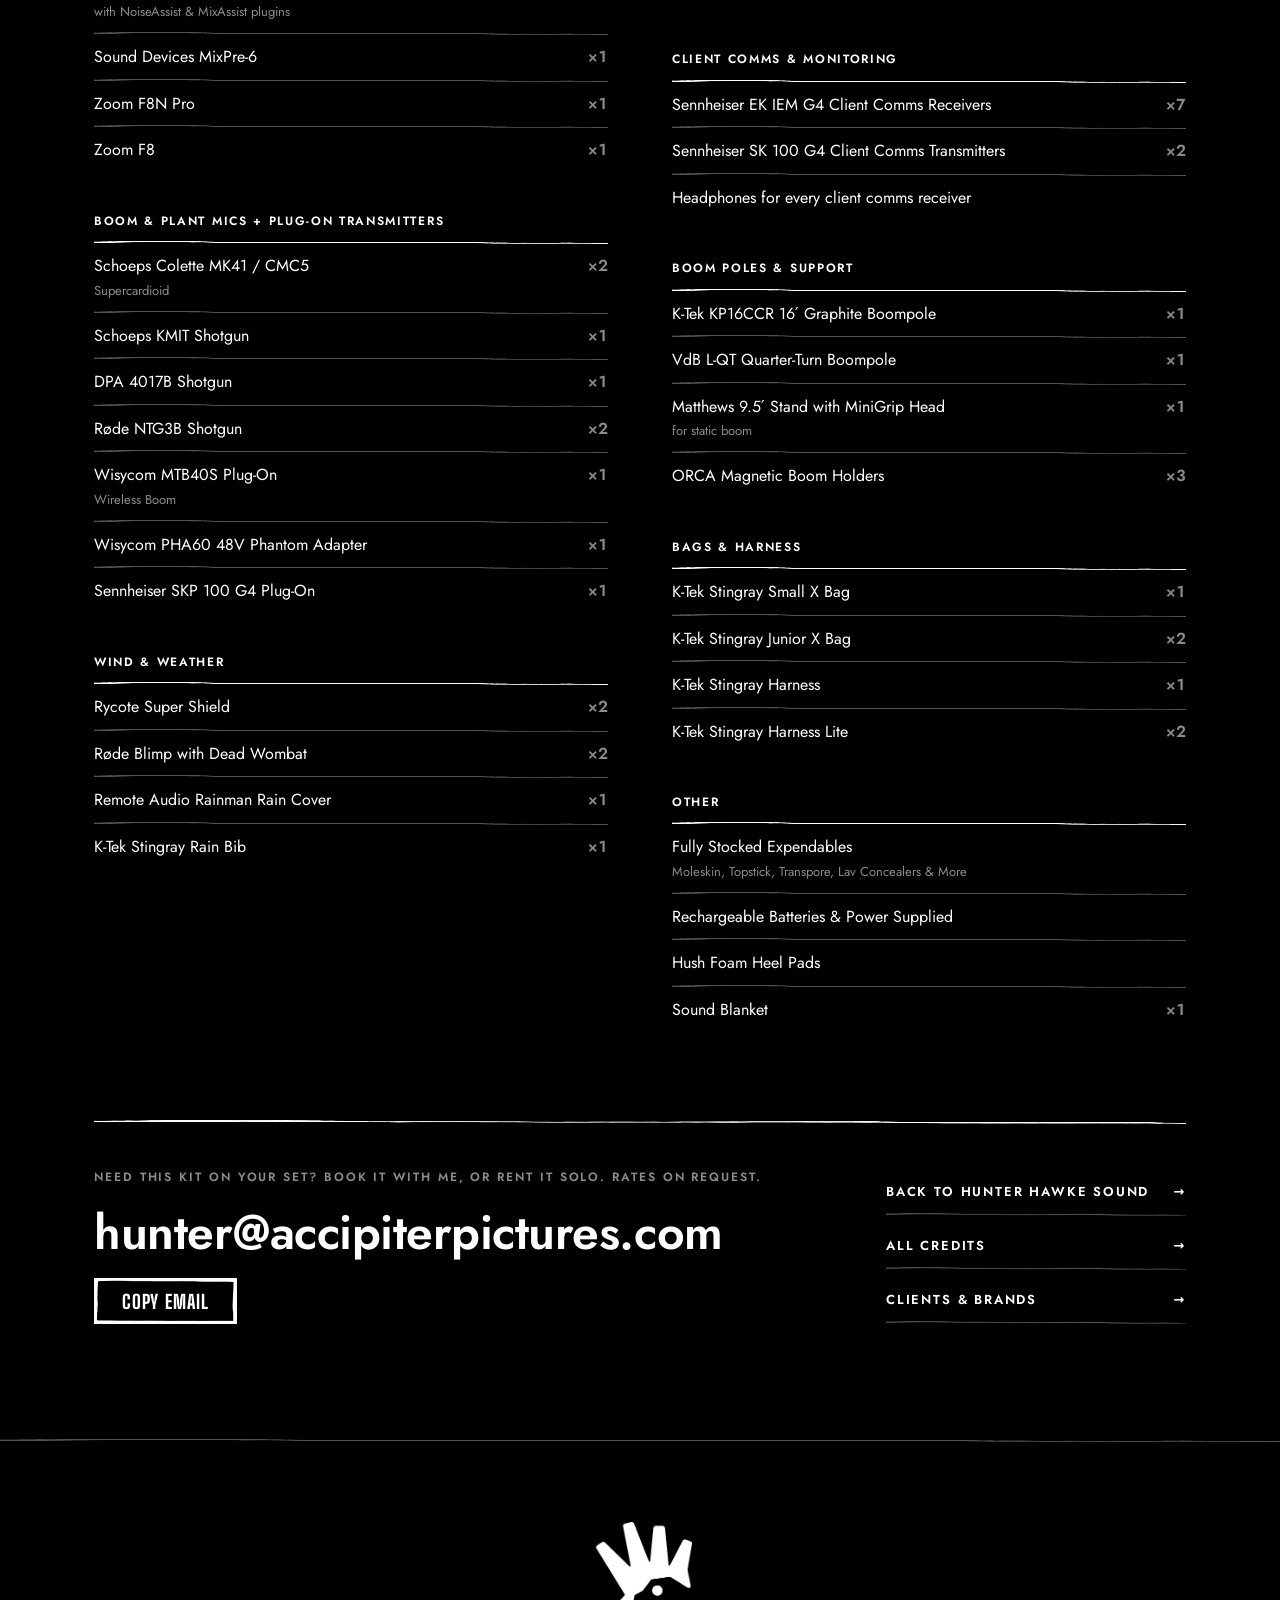
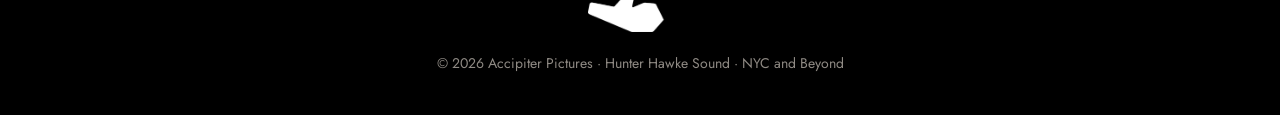
<file: gear/index.html>
<!doctype html>
<html lang="en">
<head>
<meta charset="utf-8">
<!-- Old address: the kit page lives at /kit/ now. Keeps shared /gear/ links working. -->
<title>The Kit · Hunter Hawke Sound</title>
<meta name="robots" content="noindex">
<link rel="canonical" href="https://accipiterpictures.com/kit/">
<meta http-equiv="refresh" content="0; url=../kit/">
<script>location.replace('../kit/' + location.hash);</script>
</head>
<body style="background:#000;color:#fff;font-family:system-ui,sans-serif">
<p><a href="../kit/" style="color:#fff">Continue to The Kit</a></p>
</body>
</html>
</file>
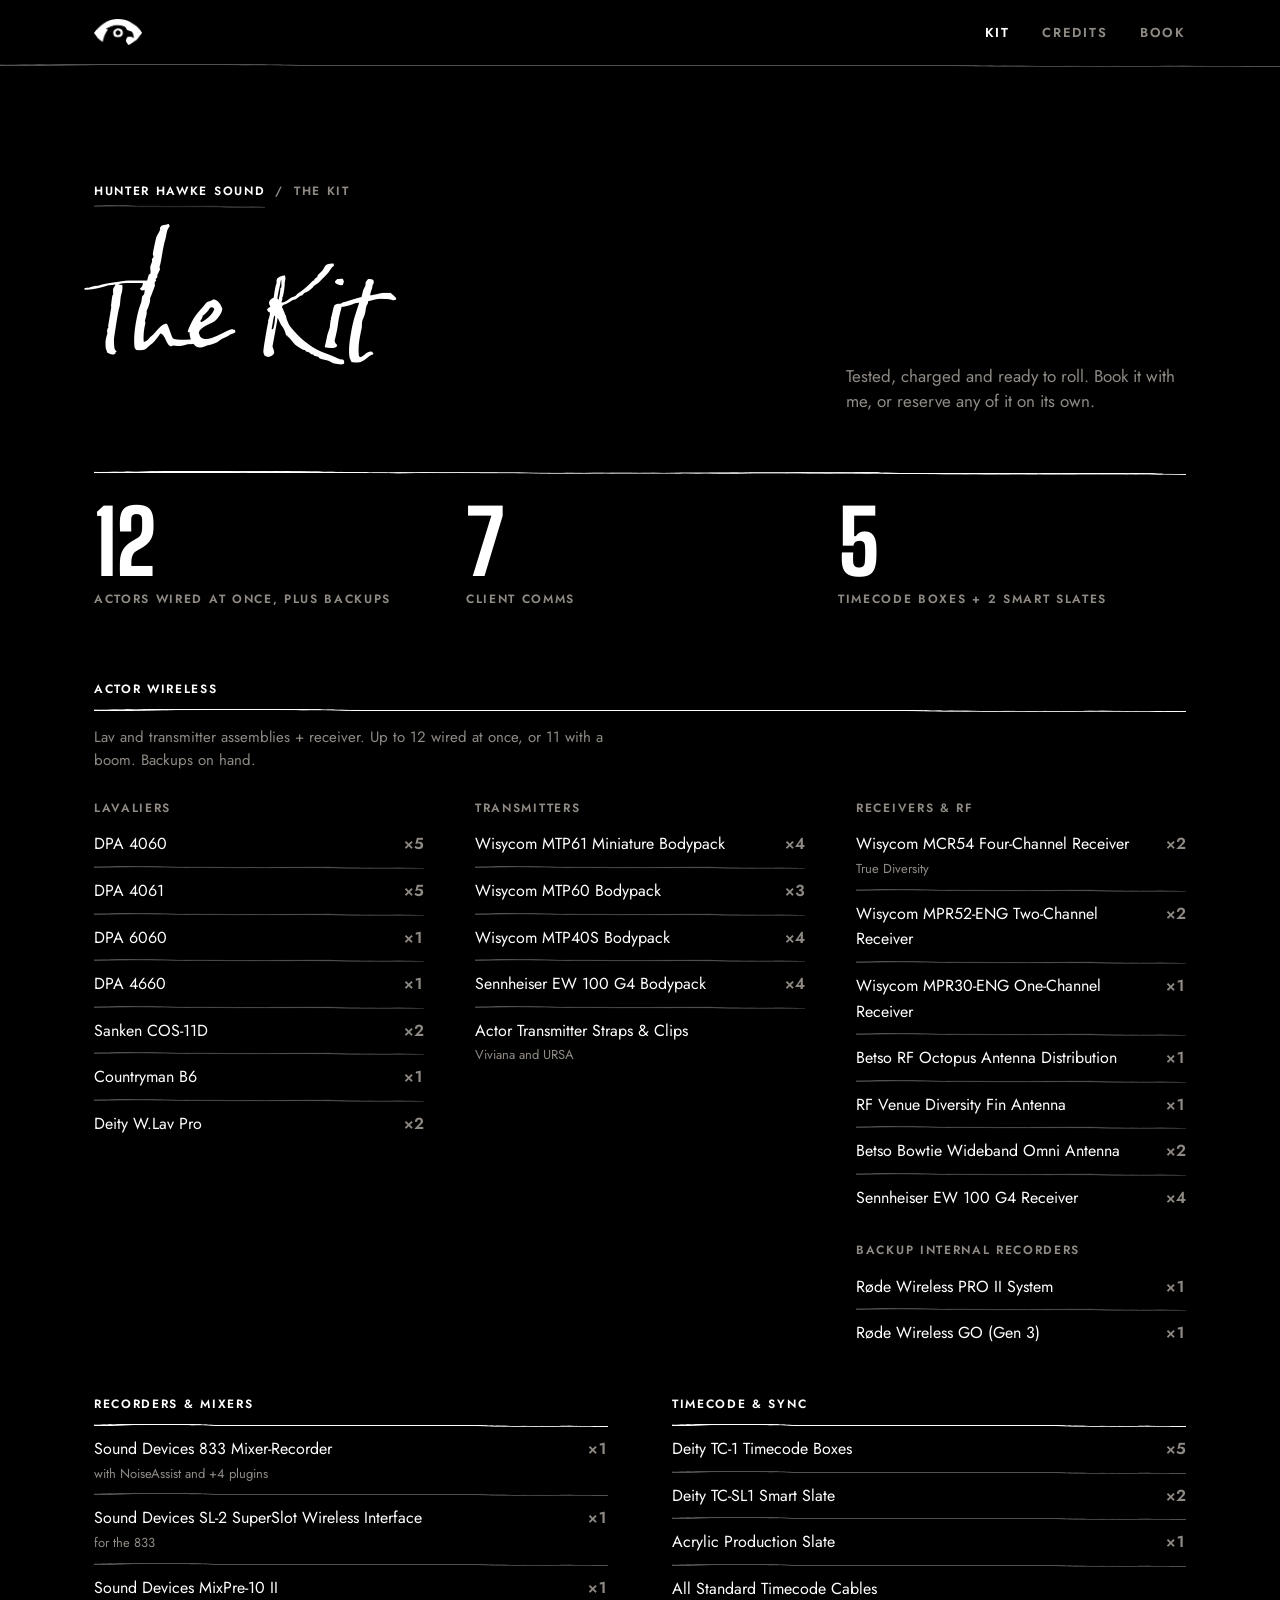
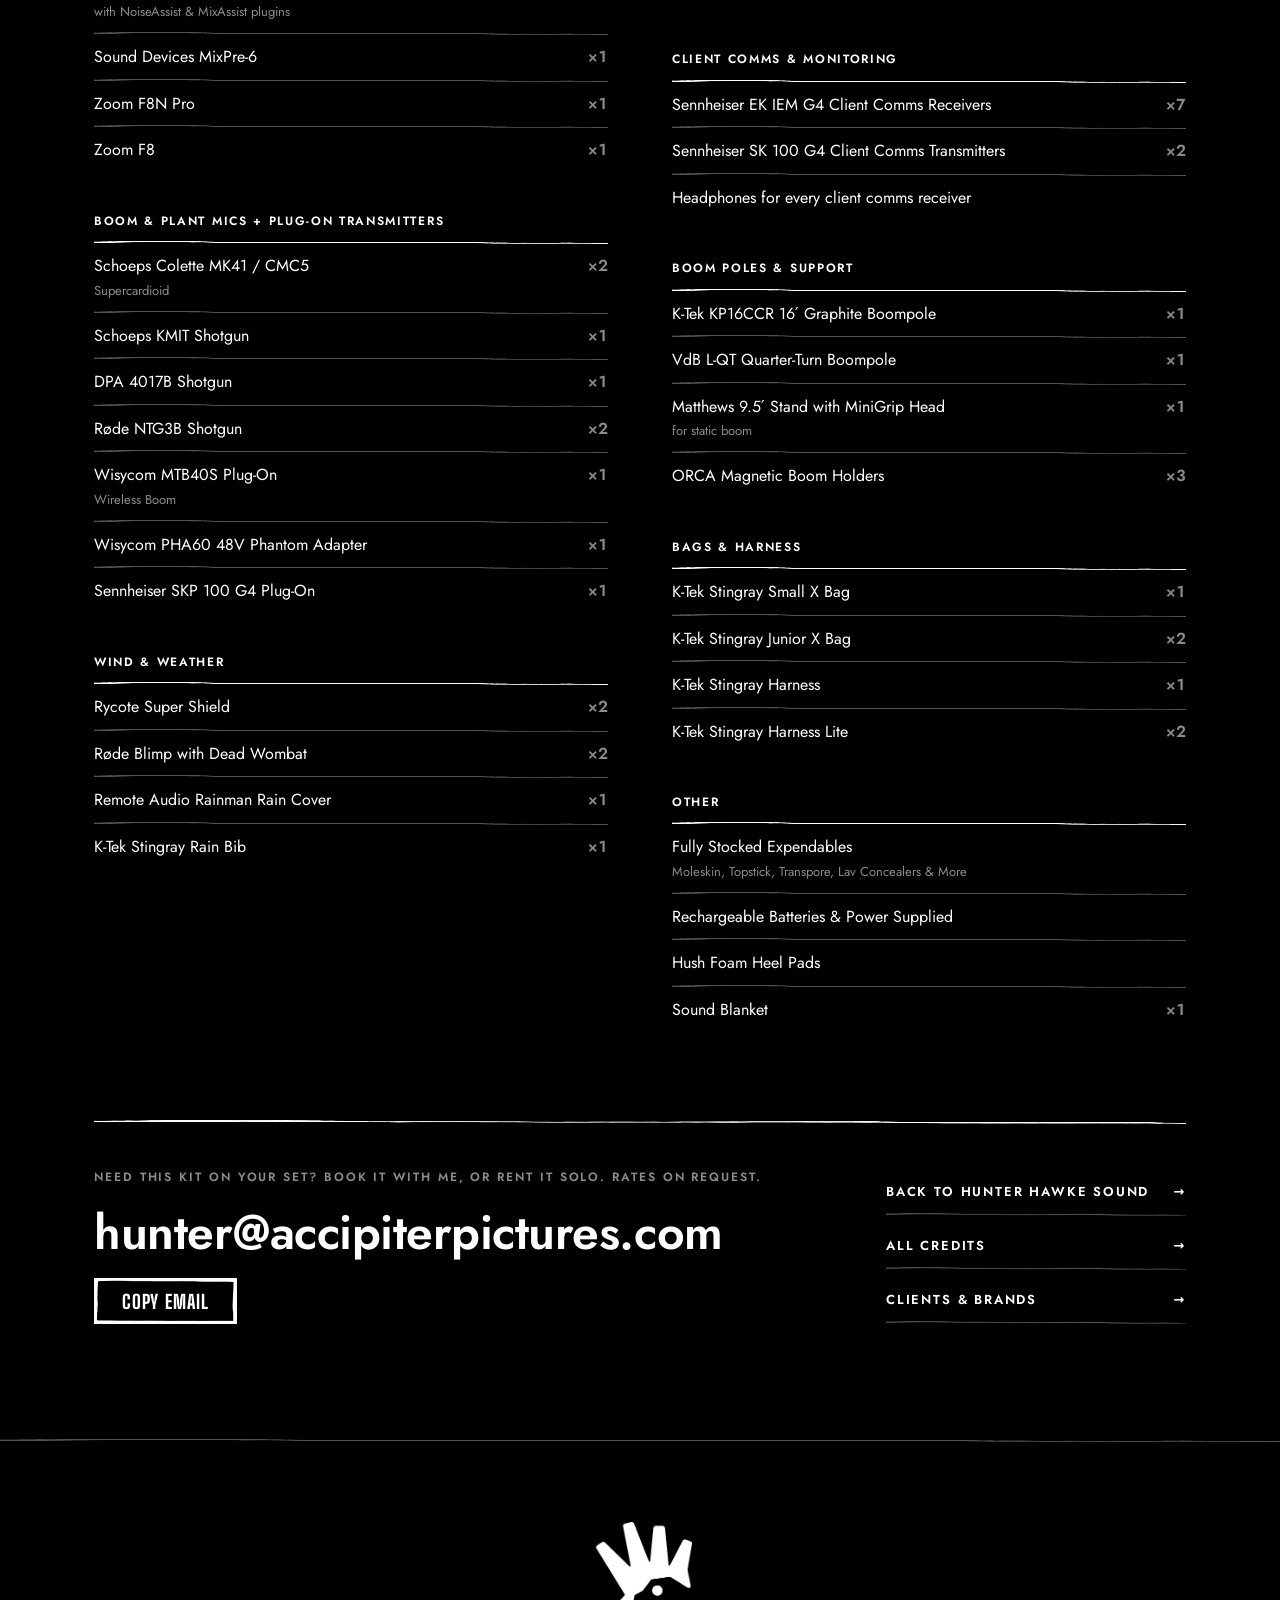
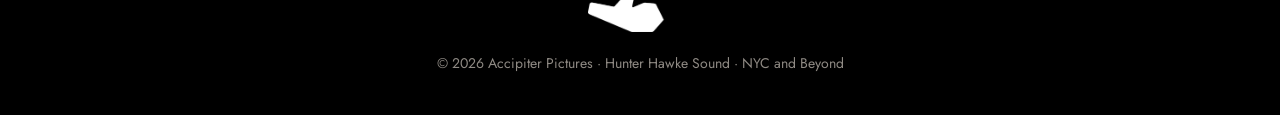
<file: kit/index.html>
<!doctype html>
<html lang="en">
<head>
<title>The Kit · Hunter Hawke Sound</title>
<meta charset="utf-8">
<meta name="viewport" content="width=device-width, initial-scale=1, viewport-fit=cover">
<meta name="description" content="The full Hunter Hawke Sound kit: Sound Devices 833, Wisycom wireless, Schoeps and DPA microphones, Deity timecode and Client Comms. Available with Hunter or as a rental. NYC and Beyond.">
<meta property="og:type" content="website">
<meta property="og:site_name" content="Accipiter Pictures">
<meta property="og:url" content="https://accipiterpictures.com/kit/">
<meta property="og:title" content="Hunter Hawke Sound: The Kit">
<meta property="og:description" content="Sound Devices 833, Wisycom wireless, Schoeps and DPA microphones, Deity timecode and Client Comms. Book it with Hunter or rent it.">
<meta property="og:image" content="https://accipiterpictures.com/assets/share.jpg">
<meta property="og:image:width" content="1200">
<meta property="og:image:height" content="630">
<meta name="twitter:card" content="summary_large_image">
<link rel="canonical" href="https://accipiterpictures.com/kit/">
<link rel="icon" href="../favicon.ico?v=4" sizes="any">
<link rel="icon" type="image/svg+xml" href="../favicon.svg?v=4">
<link rel="apple-touch-icon" href="../apple-touch-icon.png?v=3">
<link rel="preconnect" href="https://fonts.googleapis.com">
<link rel="preconnect" href="https://fonts.gstatic.com" crossorigin>
<!-- Brand fonts. Big Shoulders Display + Jost are free on Google Fonts. -->
<link rel="stylesheet" href="https://fonts.googleapis.com/css2?family=Big+Shoulders+Display:wght@800&display=swap">
<link rel="stylesheet" href="https://fonts.googleapis.com/css2?family=Jost:ital,wght@0,400;0,600;1,400;1,600&display=swap">
<!-- Baka Too (Positype), self-hosted under Hunter's Fontspring web license; see css/site.css -->
<link rel="preload" href="../assets/fonts/bakatoo-webfont.woff2" as="font" type="font/woff2" crossorigin>
<!-- First visit from outside the site (once per browser session): play the intro in js/site.js.
     Set before first paint so the page never flashes. -->
<script>
(function () {
  var seen = false, internal = false;
  try {
    var ref = document.referrer && new URL(document.referrer);
    /* the /sound/ and /about/ short links (where other domains forward) count as arriving from outside */
    internal = !!ref && ref.host === location.host && !/\/(sound|about|gear)\/?$/.test(ref.pathname);
  } catch (e) {}
  try { seen = !!sessionStorage.getItem('ap-intro'); sessionStorage.setItem('ap-intro', '1'); } catch (e) {}
  var forced = /[?&]intro\b/.test(location.search);   /* add ?intro to the address to replay it */
  if (forced || (!internal && !seen && !matchMedia('(prefers-reduced-motion: reduce)').matches))
    document.documentElement.classList.add('splash-on');
})();
</script>
<link rel="stylesheet" href="../css/site.css?v=35c8cbf0">
</head>
<body class="page-gear">

<!-- Intro: the bird arrives, winks, then settles into the logo -->
<div class="splash" aria-hidden="true">
  <div class="splash-bird"><div class="splash-rig">
    <img src="../assets/intro/hood.png?v=447dbe" alt="" width="423" height="243">
    <div class="splash-head">
      <img src="../assets/intro/head.png?v=447dbe" alt="" width="423" height="243">
      <img class="splash-eye" src="../assets/intro/eye.png?v=447dbe" alt="" width="423" height="243">
    </div>
  </div></div>
</div>

<header class="nav rule-bottom">
  <div class="wrap">
    <a href="../" class="brand" aria-label="Accipiter Pictures home"><img src="../assets/ap-mark.png" alt="Accipiter Pictures" width="816" height="440"></a>
    <nav aria-label="Main">
      <ul>
        <li><a href="./" aria-current="page">Kit</a></li>
        <li><a href="../credits/">Credits</a></li>
        <li><a href="#book">Book</a></li>
      </ul>
    </nav>
  </div>
</header>

<main id="top">
  <section class="block kit-page">
    <div class="wrap">
      <nav class="crumbs caps" aria-label="Breadcrumb"><a class="rule-bottom" href="../#sound">Hunter Hawke Sound</a><span aria-hidden="true">/</span><span aria-current="page">The Kit</span></nav>
      <div class="head">
        <h1 class="hand pictures">The Kit</h1>
        <p class="kit-intro">Tested, charged and ready to roll. Book it with me, or reserve any of it on its own.</p>
      </div>

      <ul class="kit-stats rule-top-bright" aria-label="At a glance">
        <li><b class="display">12</b><span class="caps">Actors wired at once, plus backups</span></li>
        <li><b class="display">7</b><span class="caps">Client Comms</span></li>
        <li><b class="display">5</b><span class="caps">Timecode boxes + 2 smart slates</span></li>
      </ul>

      <div class="kit-list">
      <section class="kit-group kit-wide">
        <h2 class="caps">Actor Wireless</h2>
        <p class="kit-note">Lav and transmitter assemblies + receiver. Up to 12 wired at once, or 11 with a boom. Backups on hand.</p>
        <div class="kit-subs">
          <div class="kit-sub">
            <h3 class="caps">Lavaliers</h3>
            <ul>
              <li><span class="it">DPA 4060</span><span class="n">×5</span></li>
              <li><span class="it">DPA 4061</span><span class="n">×5</span></li>
              <li><span class="it">DPA 6060</span><span class="n">×1</span></li>
              <li><span class="it">DPA 4660</span><span class="n">×1</span></li>
              <li><span class="it">Sanken COS-11D</span><span class="n">×2</span></li>
              <li><span class="it">Countryman B6</span><span class="n">×1</span></li>
              <li><span class="it">Deity W.Lav Pro</span><span class="n">×2</span></li>
            </ul>
          </div>
          <div class="kit-sub">
            <h3 class="caps">Transmitters</h3>
            <ul>
              <li><span class="it">Wisycom MTP61 Miniature Bodypack</span><span class="n">×4</span></li>
              <li><span class="it">Wisycom MTP60 Bodypack</span><span class="n">×3</span></li>
              <li><span class="it">Wisycom MTP40S Bodypack</span><span class="n">×4</span></li>
              <li><span class="it">Sennheiser EW 100 G4 Bodypack</span><span class="n">×4</span></li>
              <li><span class="it">Actor Transmitter Straps &amp; Clips <small>Viviana and URSA</small></span><span class="n"></span></li>
            </ul>
          </div>
          <div class="kit-sub">
            <h3 class="caps">Receivers &amp; RF</h3>
            <ul>
              <li><span class="it">Wisycom MCR54 Four-Channel Receiver <small>True Diversity</small></span><span class="n">×2</span></li>
              <li><span class="it">Wisycom MPR52-ENG Two-Channel Receiver</span><span class="n">×2</span></li>
              <li><span class="it">Wisycom MPR30-ENG One-Channel Receiver</span><span class="n">×1</span></li>
              <li><span class="it">Betso RF Octopus Antenna Distribution</span><span class="n">×1</span></li>
              <li><span class="it">RF Venue Diversity Fin Antenna</span><span class="n">×1</span></li>
              <li><span class="it">Betso Bowtie Wideband Omni Antenna</span><span class="n">×2</span></li>
              <li><span class="it">Sennheiser EW 100 G4 Receiver</span><span class="n">×4</span></li>
            </ul>
          </div>
          <div class="kit-sub">
            <h3 class="caps">Backup Internal Recorders</h3>
            <ul>
              <li><span class="it">Røde Wireless PRO II System</span><span class="n">×1</span></li>
              <li><span class="it">Røde Wireless GO (Gen 3)</span><span class="n">×1</span></li>
            </ul>
          </div>
        </div>
      </section>
        <div class="kit-cols">
      <section class="kit-group">
        <h2 class="caps">Recorders &amp; Mixers</h2>
        <ul>
          <li><span class="it">Sound Devices 833 Mixer-Recorder <small>with NoiseAssist and +4 plugins</small></span><span class="n">×1</span></li>
          <li><span class="it">Sound Devices SL-2 SuperSlot Wireless Interface <small>for the 833</small></span><span class="n">×1</span></li>
          <li><span class="it">Sound Devices MixPre-10 II <small>with NoiseAssist &amp; MixAssist plugins</small></span><span class="n">×1</span></li>
          <li><span class="it">Sound Devices MixPre-6</span><span class="n">×1</span></li>
          <li><span class="it">Zoom F8N Pro</span><span class="n">×1</span></li>
          <li><span class="it">Zoom F8</span><span class="n">×1</span></li>
        </ul>
      </section>
      <section class="kit-group">
        <h2 class="caps">Boom &amp; Plant Mics + Plug-On Transmitters</h2>
        <ul>
          <li><span class="it">Schoeps Colette MK41 / CMC5 <small>Supercardioid</small></span><span class="n">×2</span></li>
          <li><span class="it">Schoeps KMIT Shotgun</span><span class="n">×1</span></li>
          <li><span class="it">DPA 4017B Shotgun</span><span class="n">×1</span></li>
          <li><span class="it">Røde NTG3B Shotgun</span><span class="n">×2</span></li>
          <li><span class="it">Wisycom MTB40S Plug-On <small>Wireless Boom</small></span><span class="n">×1</span></li>
          <li><span class="it">Wisycom PHA60 48V Phantom Adapter</span><span class="n">×1</span></li>
          <li><span class="it">Sennheiser SKP 100 G4 Plug-On</span><span class="n">×1</span></li>
        </ul>
      </section>
      <section class="kit-group">
        <h2 class="caps">Wind &amp; Weather</h2>
        <ul>
          <li><span class="it">Rycote Super Shield</span><span class="n">×2</span></li>
          <li><span class="it">Røde Blimp with Dead Wombat</span><span class="n">×2</span></li>
          <li><span class="it">Remote Audio Rainman Rain Cover</span><span class="n">×1</span></li>
          <li><span class="it">K-Tek Stingray Rain Bib</span><span class="n">×1</span></li>
        </ul>
      </section>
      <section class="kit-group">
        <h2 class="caps">Timecode &amp; Sync</h2>
        <ul>
          <li><span class="it">Deity TC-1 Timecode Boxes</span><span class="n">×5</span></li>
          <li><span class="it">Deity TC-SL1 Smart Slate</span><span class="n">×2</span></li>
          <li><span class="it">Acrylic Production Slate</span><span class="n">×1</span></li>
          <li><span class="it">All Standard Timecode Cables</span><span class="n"></span></li>
        </ul>
      </section>
      <section class="kit-group">
        <h2 class="caps">Client Comms &amp; Monitoring</h2>
        <ul>
          <li><span class="it">Sennheiser EK IEM G4 Client Comms Receivers</span><span class="n">×7</span></li>
          <li><span class="it">Sennheiser SK 100 G4 Client Comms Transmitters</span><span class="n">×2</span></li>
          <li><span class="it">Headphones for every client comms receiver</span><span class="n"></span></li>
        </ul>
      </section>
      <section class="kit-group">
        <h2 class="caps">Boom Poles &amp; Support</h2>
        <ul>
          <li><span class="it">K-Tek KP16CCR 16′ Graphite Boompole</span><span class="n">×1</span></li>
          <li><span class="it">VdB L-QT Quarter-Turn Boompole</span><span class="n">×1</span></li>
          <li><span class="it">Matthews 9.5′ Stand with MiniGrip Head <small>for static boom</small></span><span class="n">×1</span></li>
          <li><span class="it">ORCA Magnetic Boom Holders</span><span class="n">×3</span></li>
        </ul>
      </section>
      <section class="kit-group">
        <h2 class="caps">Bags &amp; Harness</h2>
        <ul>
          <li><span class="it">K-Tek Stingray Small X Bag</span><span class="n">×1</span></li>
          <li><span class="it">K-Tek Stingray Junior X Bag</span><span class="n">×2</span></li>
          <li><span class="it">K-Tek Stingray Harness</span><span class="n">×1</span></li>
          <li><span class="it">K-Tek Stingray Harness Lite</span><span class="n">×2</span></li>
        </ul>
      </section>
      <section class="kit-group">
        <h2 class="caps">Other</h2>
        <ul>
          <li><span class="it">Fully Stocked Expendables <small>Moleskin, Topstick, Transpore, Lav Concealers &amp; More</small></span><span class="n"></span></li>
          <li><span class="it">Rechargeable Batteries &amp; Power Supplied</span><span class="n"></span></li>
          <li><span class="it">Hush Foam Heel Pads</span><span class="n"></span></li>
          <li><span class="it">Sound Blanket</span><span class="n">×1</span></li>
        </ul>
      </section>
        </div>
      </div>

      <div class="contact rule-top-bright" id="book">
        <div>
          <span class="label">Need this kit on your set? Book it with me, or rent it solo. Rates on request.</span>
          <a class="email" id="email" href="mailto:hunter@accipiterpictures.com?subject=Gear%20booking%20%2F%20rental">hunter@<wbr>accipiterpictures.com</a>
          <div class="row"><button class="btn btn-line" id="copy" type="button">Copy email</button></div>
        </div>
        <nav class="links" aria-label="More from Hunter Hawke Sound">
          <a class="rule-bottom" href="../#sound"><span class="lk">Back to Hunter Hawke Sound</span> <span aria-hidden="true">→</span></a>
          <a class="rule-bottom" href="../credits/"><span class="lk">All Credits</span> <span aria-hidden="true">→</span></a>
          <a class="rule-bottom" href="../#clients"><span class="lk">Clients &amp; Brands</span> <span aria-hidden="true">→</span></a>
        </nav>
      </div>
    </div>
  </section>
</main>

<footer class="rule-top">
  <div class="wrap">
    <a class="foot-mark" href="#top" aria-label="Back to top"><img src="../assets/icon-hand-bird.png" alt="" width="565" height="600" loading="lazy"></a>
    <p>© <span id="yr">2026</span> Accipiter Pictures · Hunter Hawke Sound · NYC and Beyond</p>
  </div>
</footer>

<script src="../js/site.js?v=9c574cab" defer></script>
</body>
</html>
</file>
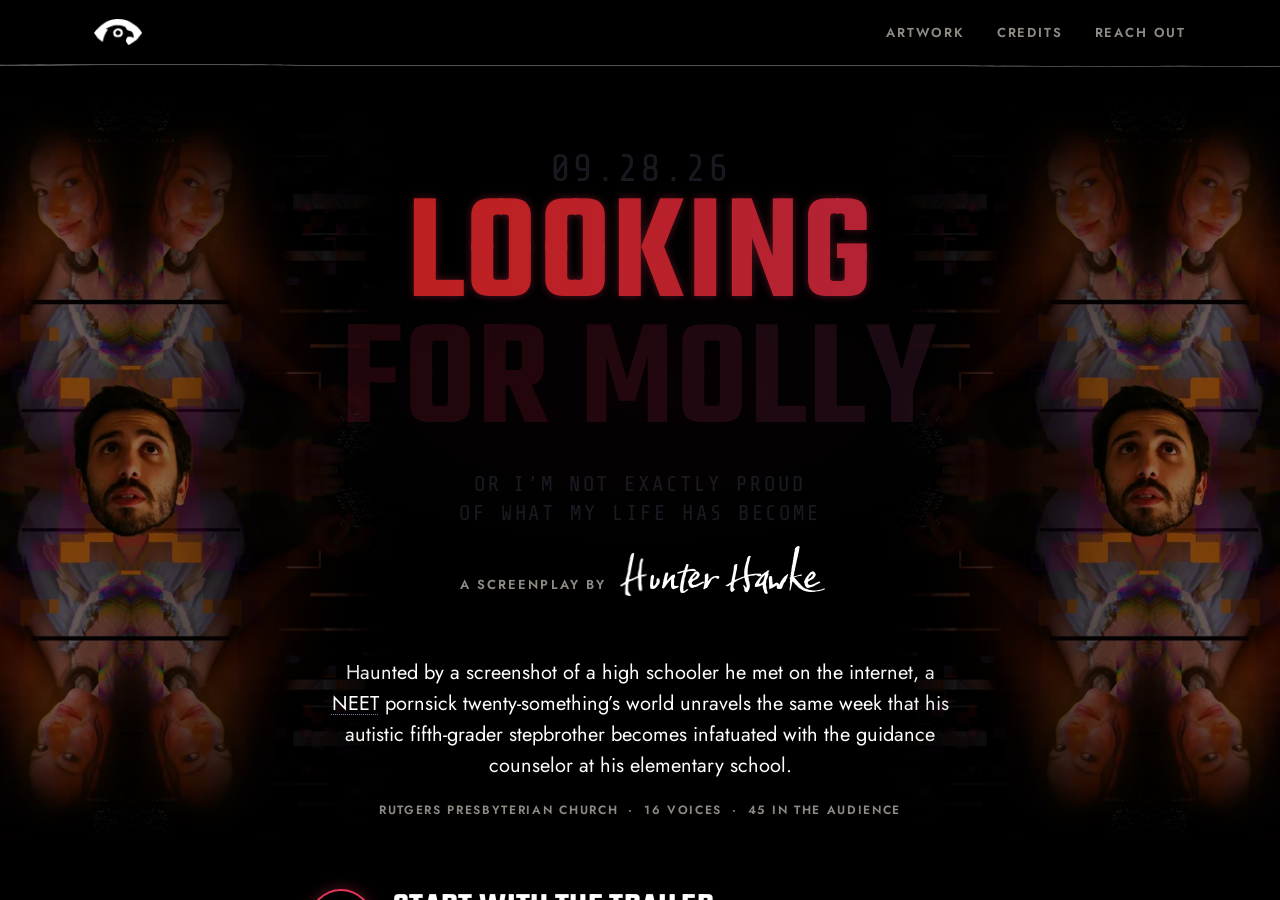
<file: molly-0928/index.html>
<!doctype html>
<html lang="en">
<head>
<meta charset="utf-8">
<title>Looking for Molly · Accipiter Pictures</title>
<!-- The page moved to /molly/. This keeps any link already shared working. -->
<meta name="robots" content="noindex, nofollow">
<meta http-equiv="refresh" content="0; url=../molly/">
<link rel="canonical" href="https://accipiterpictures.com/molly/">
</head>
<body style="background:#000;color:#fff;font-family:system-ui,sans-serif">
<p><a href="../molly/" style="color:#fff">Looking for Molly has moved here.</a></p>
</body>
</html>
</file>
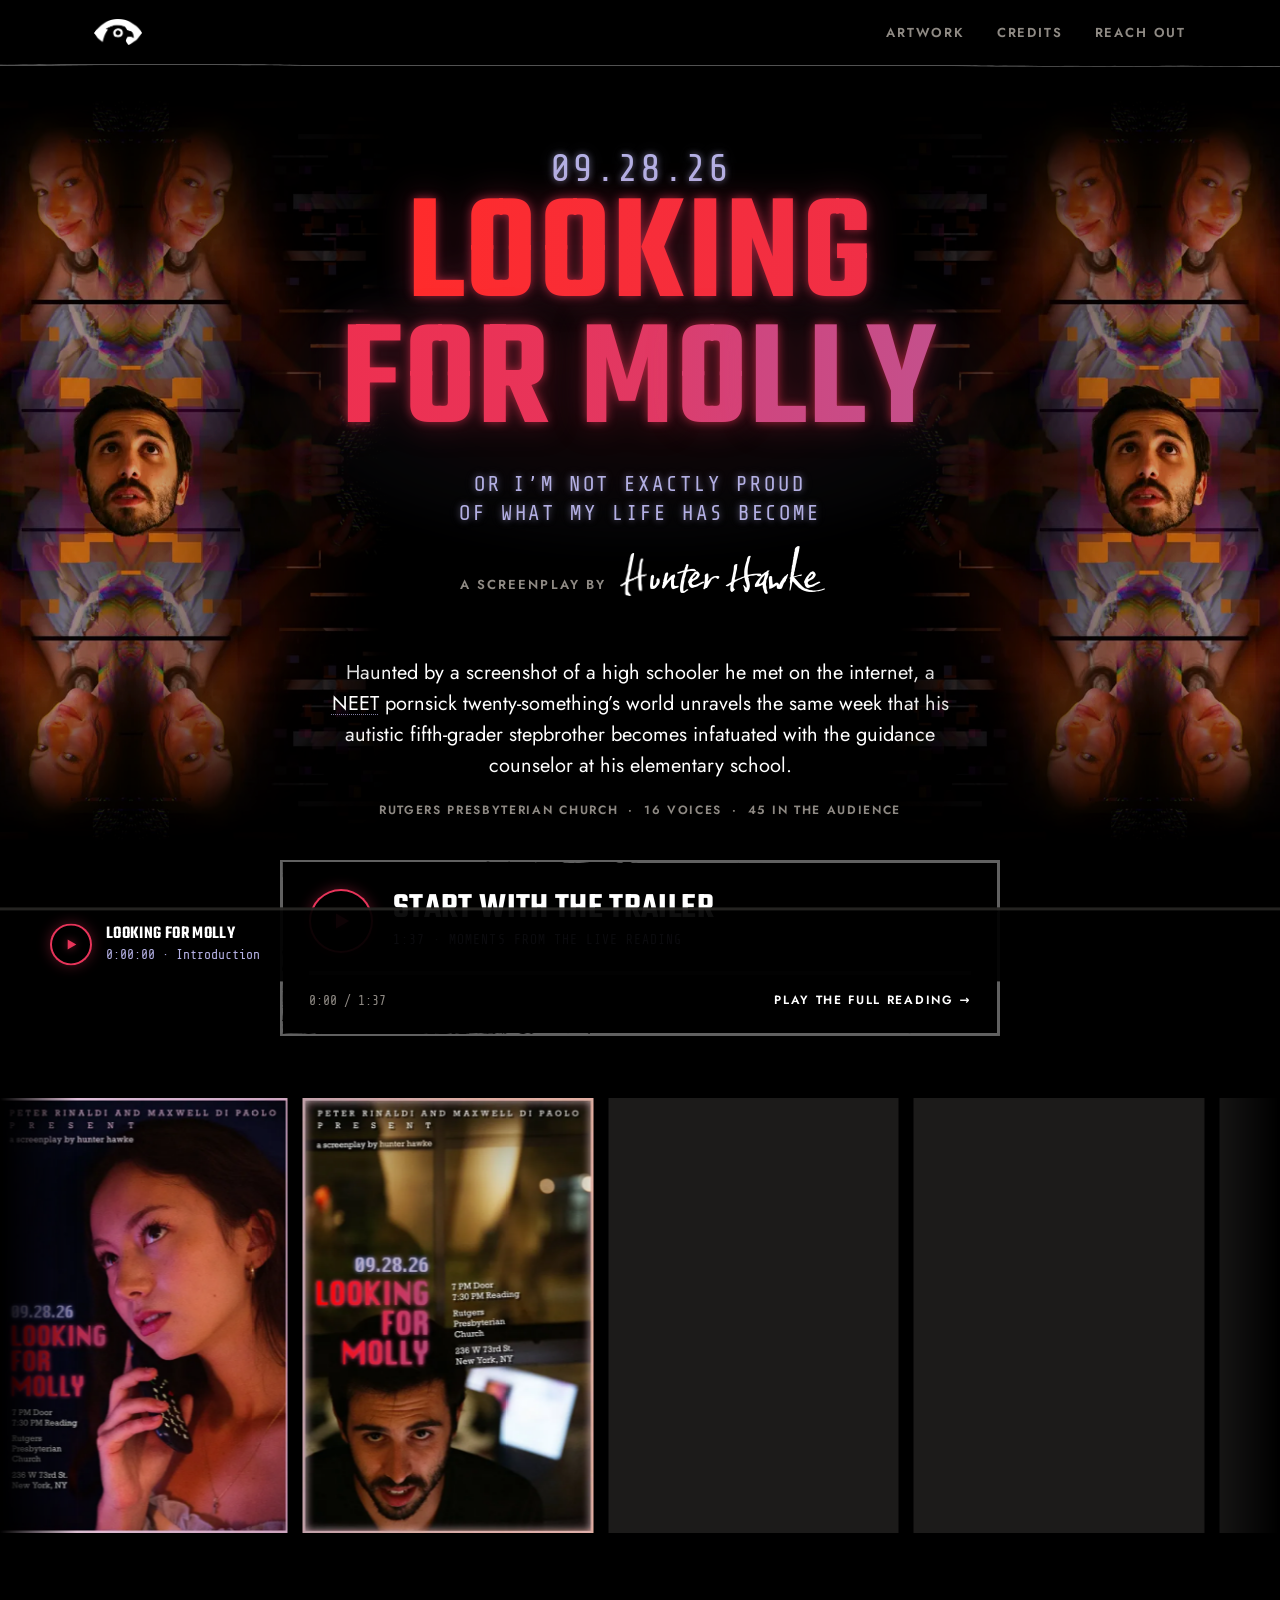
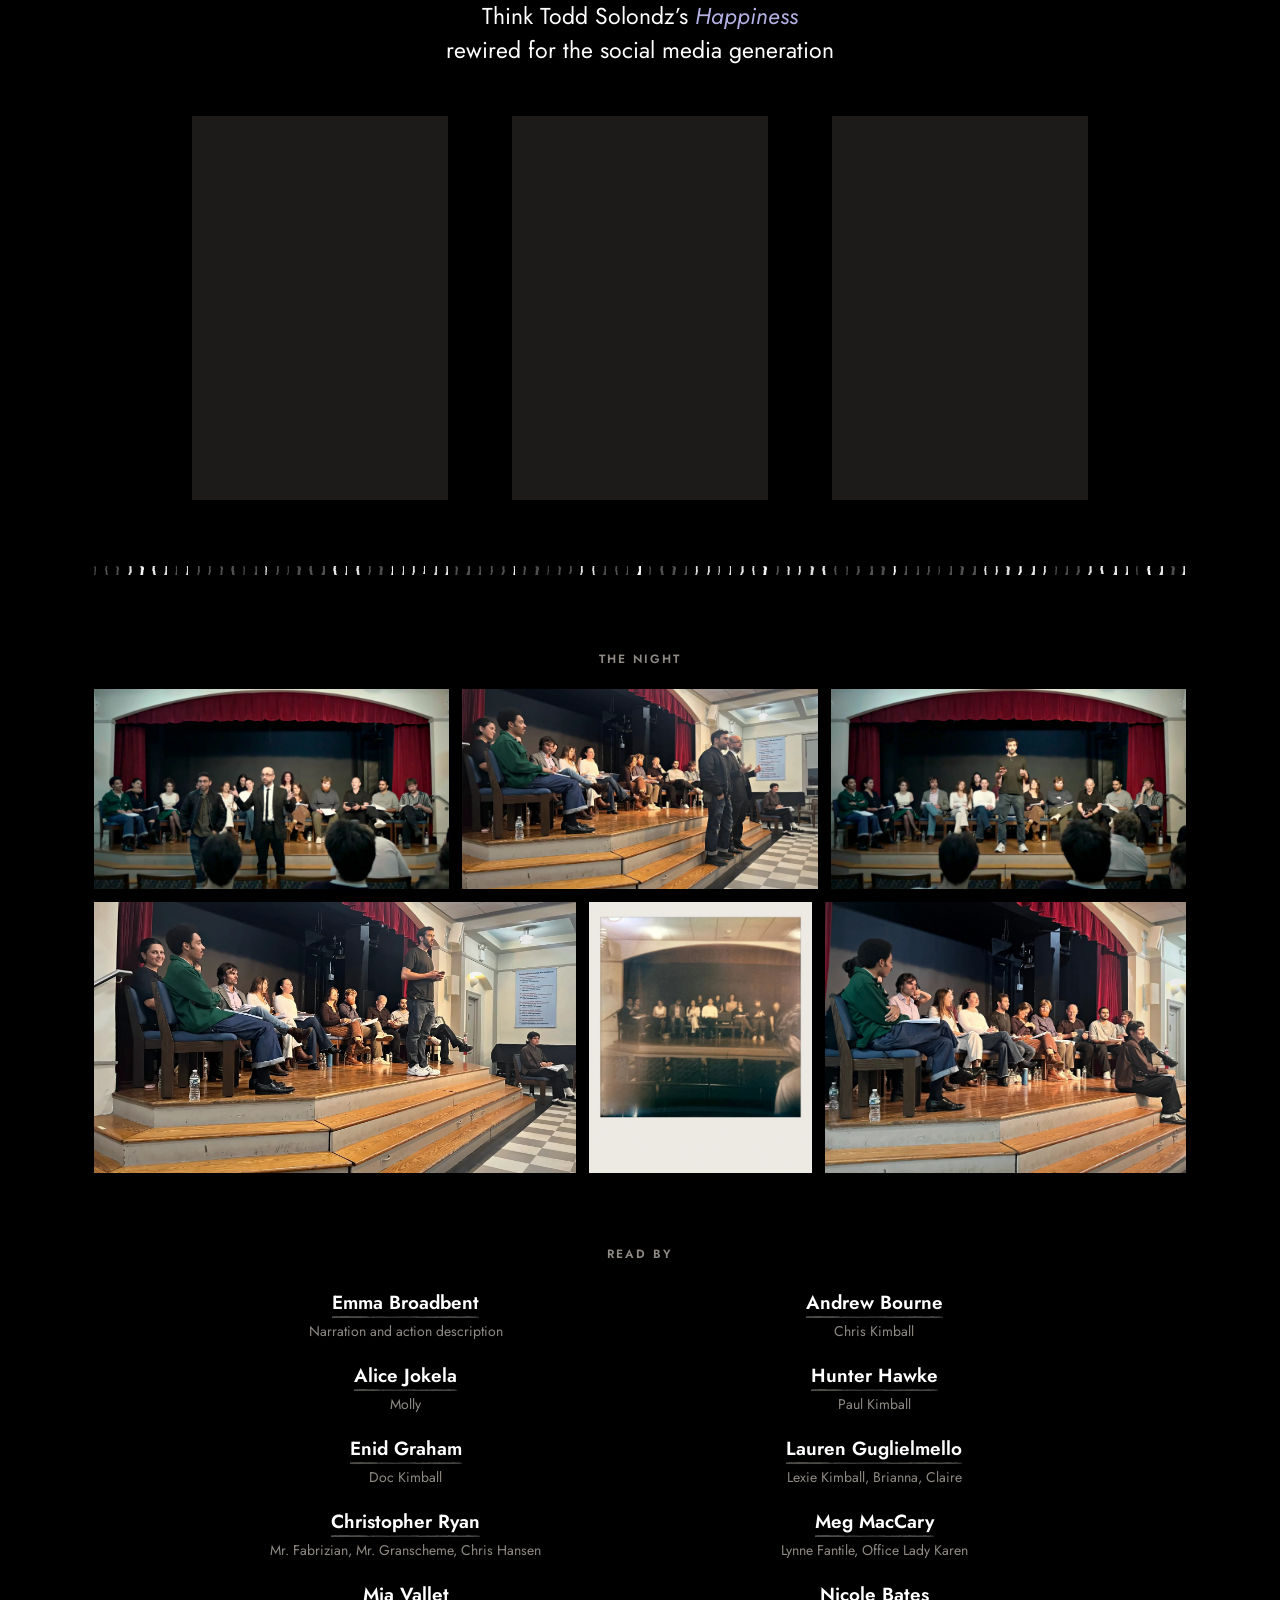
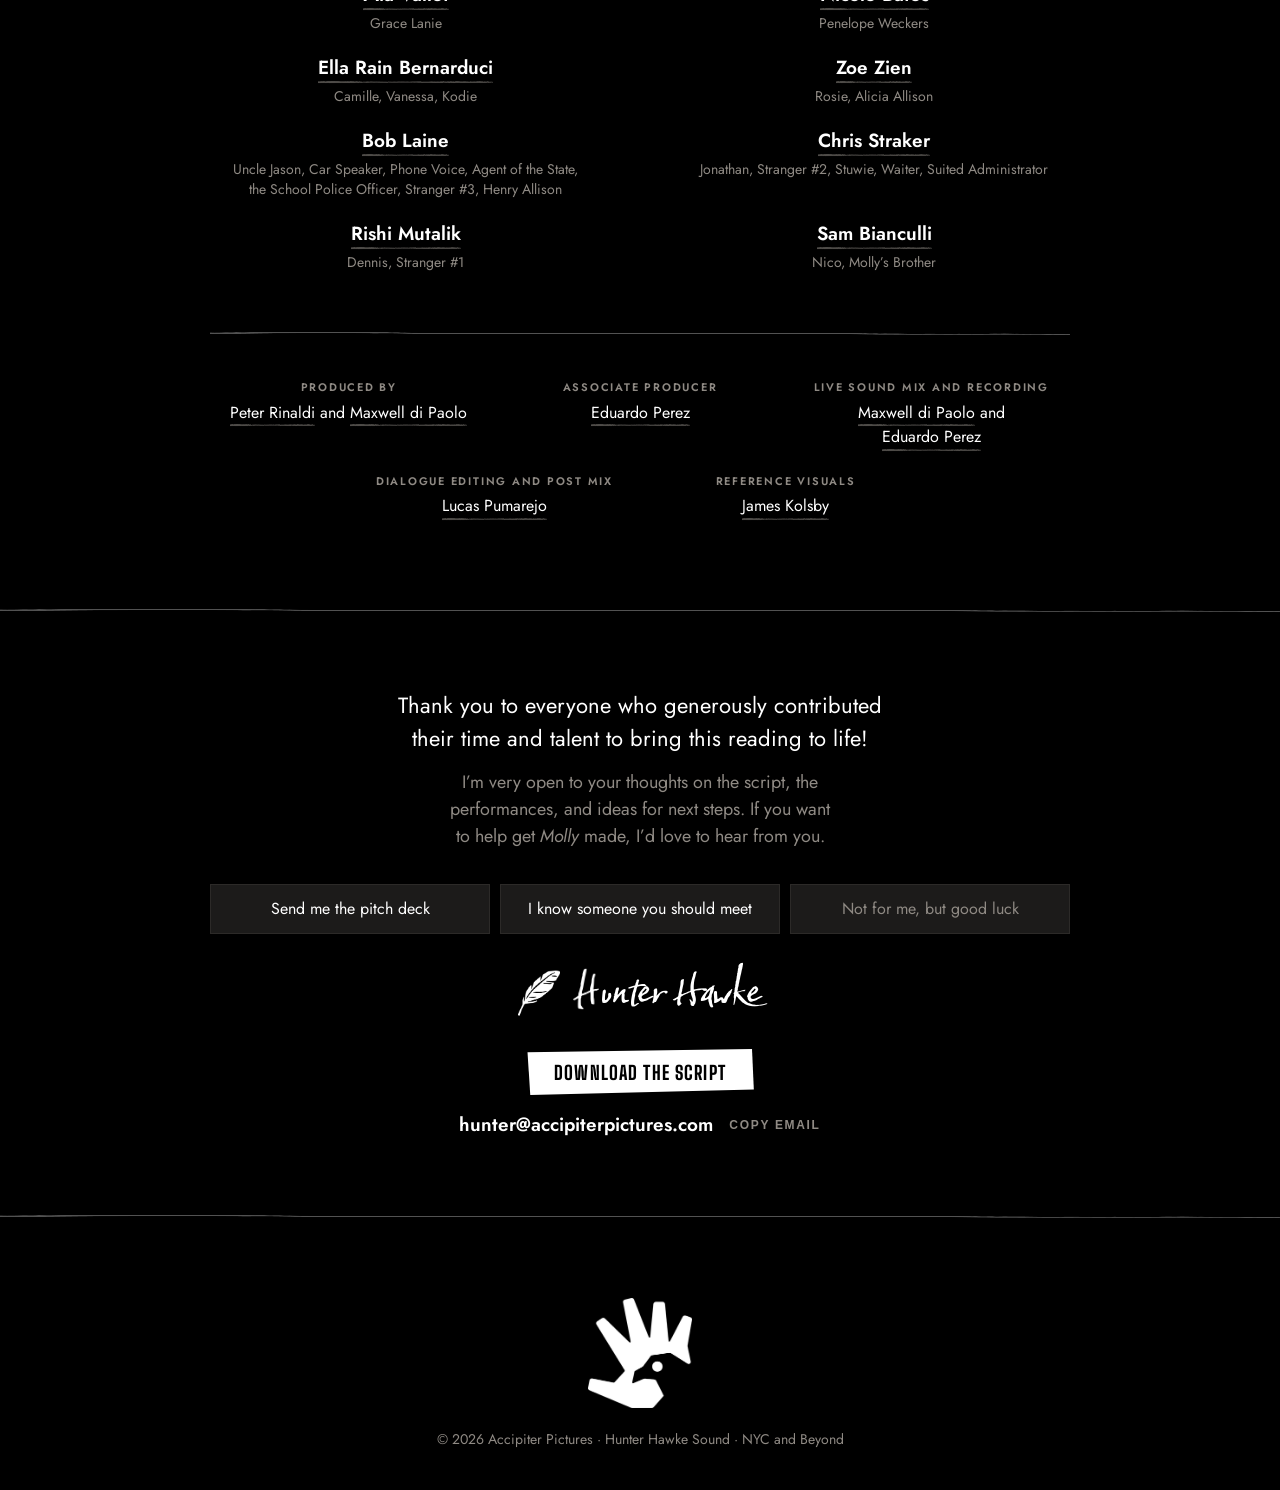
<file: molly-next/index.html>
<!doctype html>
<html lang="en">
<head>
<meta charset="utf-8">
<title>Looking for Molly · Accipiter Pictures</title>
<!-- The review copy has gone live at /molly/. This forwards anyone still holding a /molly-next/ link, personal code included. -->
<meta name="robots" content="noindex, nofollow">
<script>location.replace('../molly/' + location.search + location.hash);</script>
<meta http-equiv="refresh" content="0; url=../molly/">
<link rel="canonical" href="https://accipiterpictures.com/molly/">
</head>
<body style="background:#000;color:#fff;font-family:system-ui,sans-serif">
<p><a href="../molly/" style="color:#fff">Looking for Molly is here.</a></p>
</body>
</html>
</file>
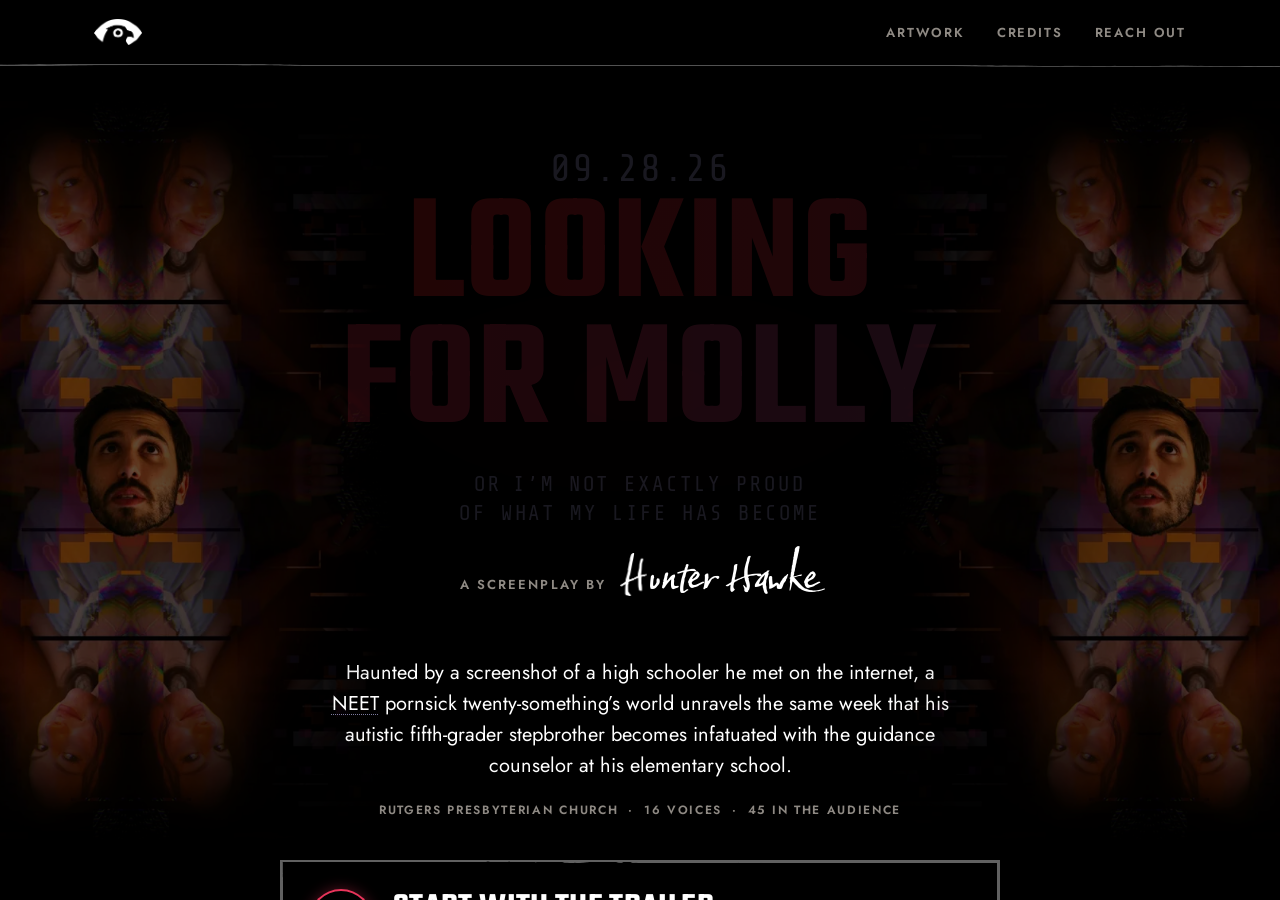
<file: molly-test/index.html>
<!doctype html>
<html lang="en">
<head>
<meta charset="utf-8">
<title>Looking for Molly · Accipiter Pictures</title>
<!-- The test page has been promoted to /molly/. This keeps any test link working. -->
<meta name="robots" content="noindex, nofollow">
<meta http-equiv="refresh" content="0; url=../molly/">
<link rel="canonical" href="https://accipiterpictures.com/molly/">
</head>
<body style="background:#000;color:#fff;font-family:system-ui,sans-serif">
<p><a href="../molly/" style="color:#fff">Looking for Molly is here.</a></p>
</body>
</html>
</file>
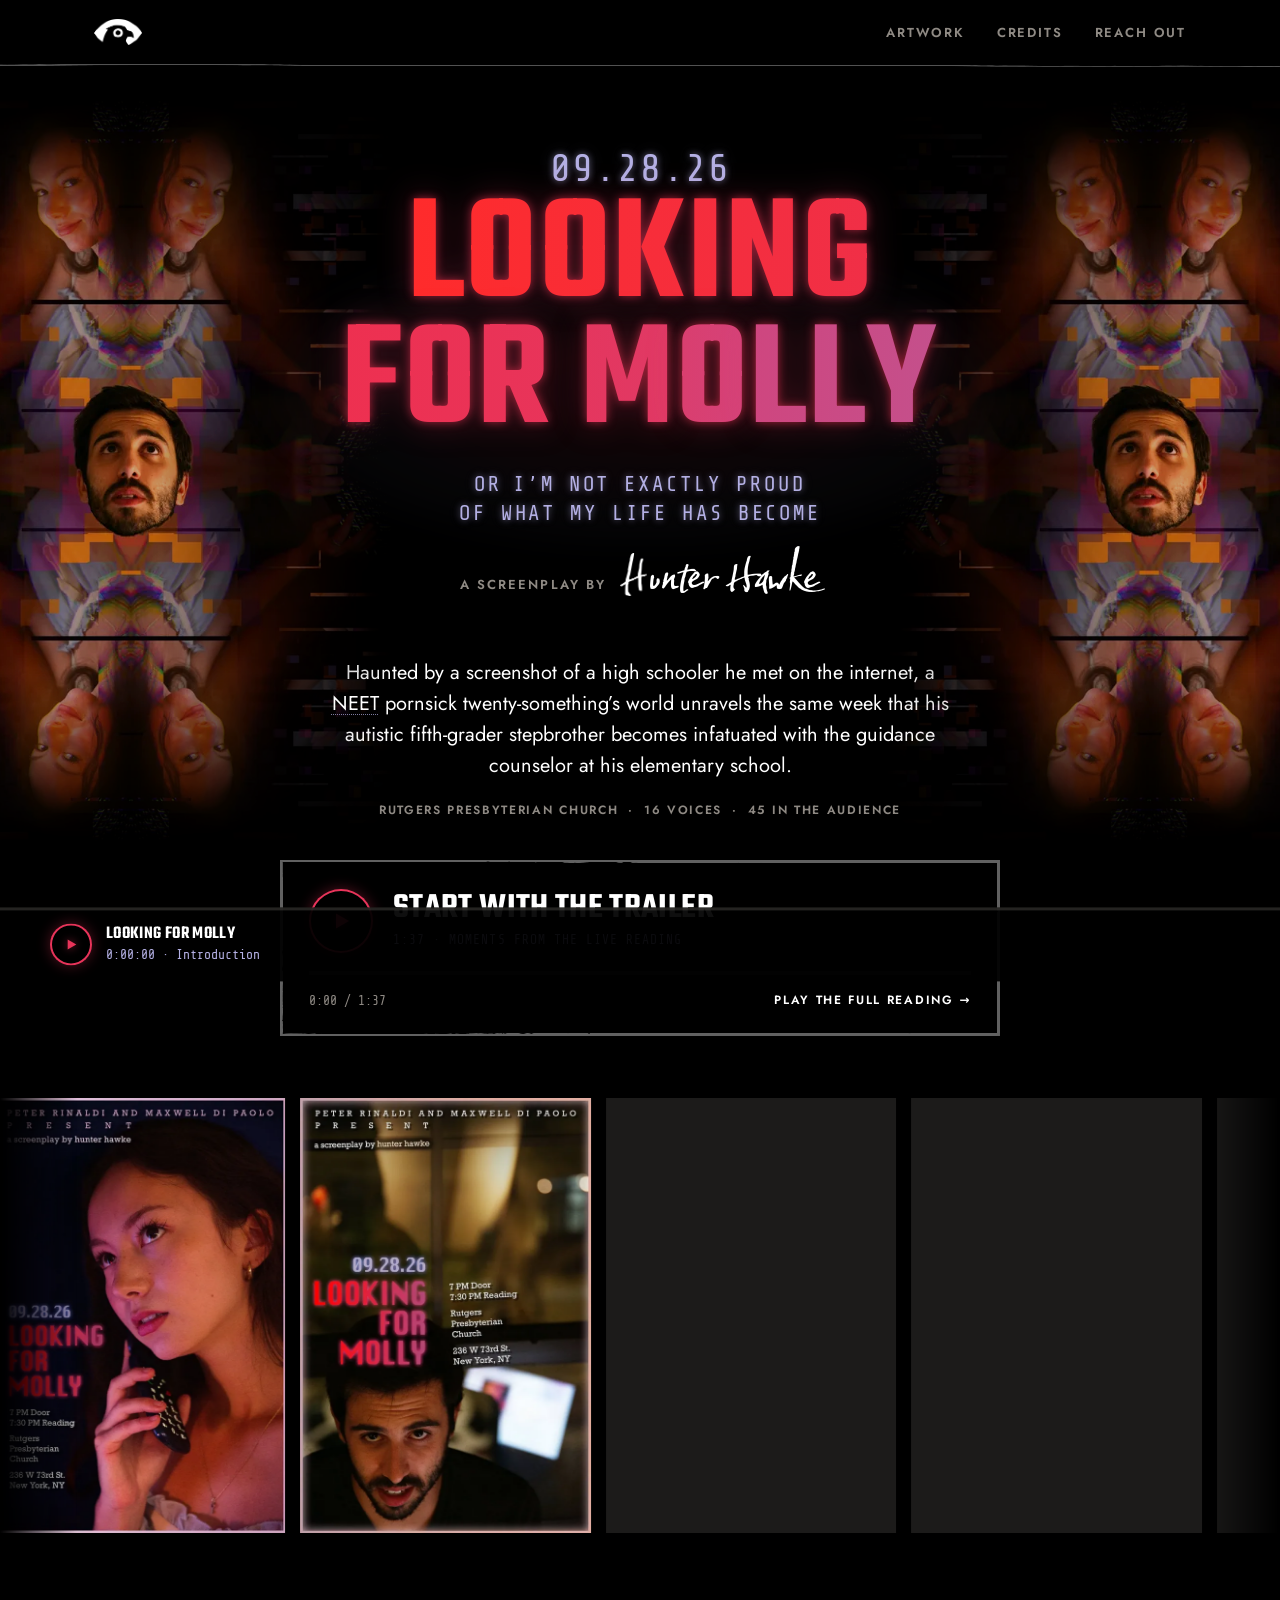
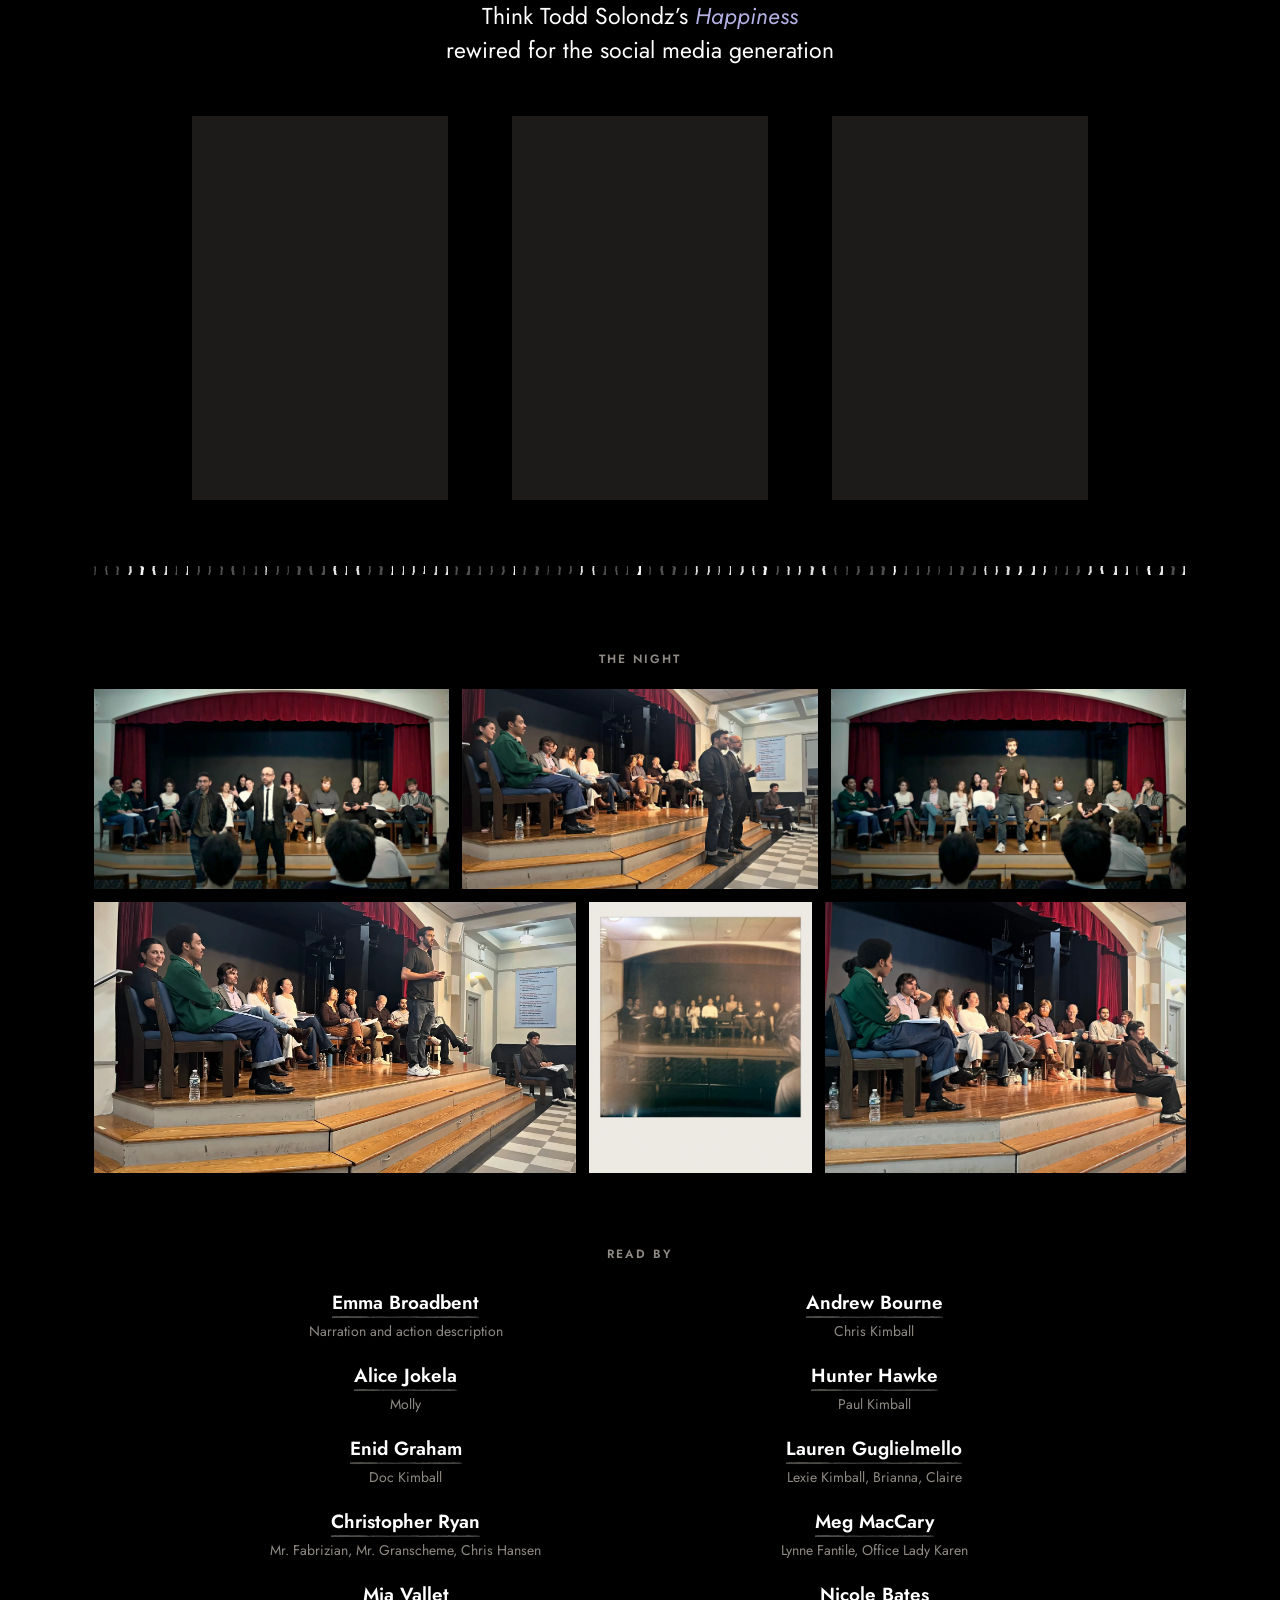
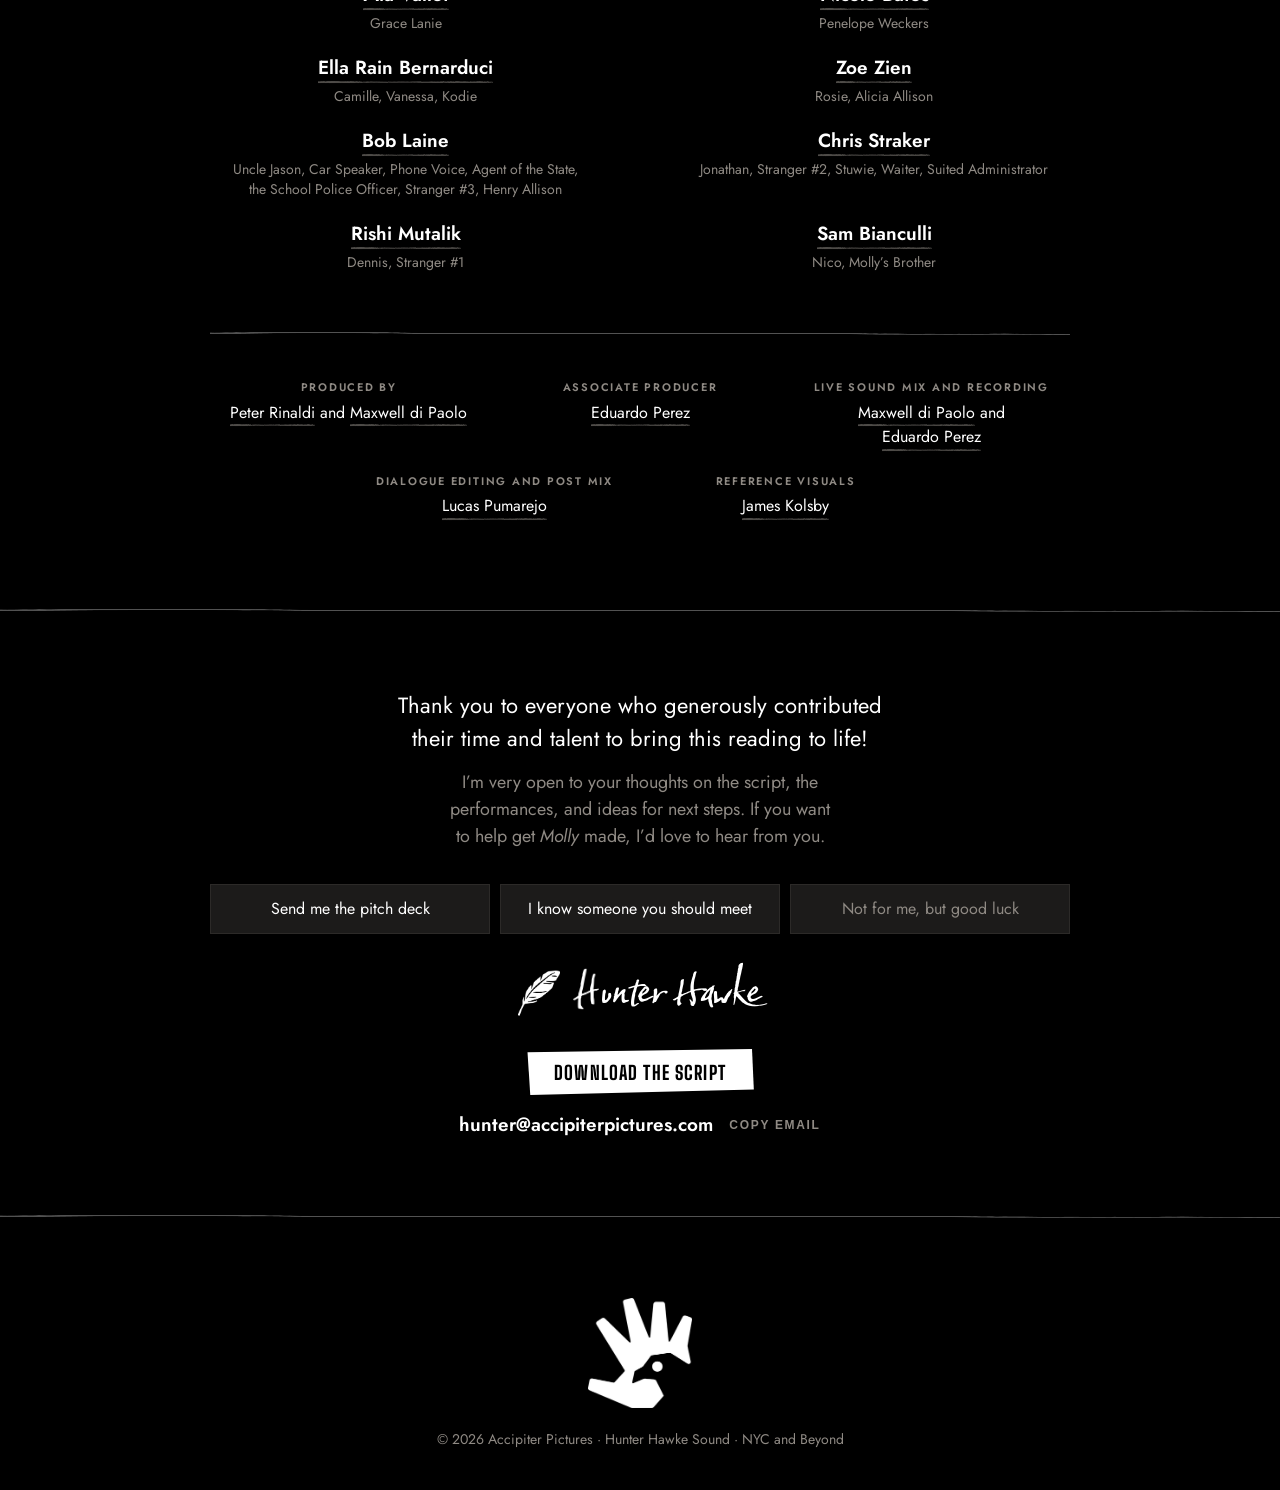
<file: molly/index.html>
<!doctype html>
<html lang="en">
<head>
<title>Looking for Molly · Accipiter Pictures</title>
<meta charset="utf-8">
<meta name="viewport" content="width=device-width, initial-scale=1, viewport-fit=cover">
<!-- Hidden page: reachable only by link. Not in the main nav, not indexed. -->
<meta name="robots" content="noindex, nofollow, noarchive">
<meta name="description" content="Looking for Molly, a feature screenplay by Hunter Hawke. Hear the full live reading recorded at Rutgers Presbyterian Church, New York, September 28, 2026.">
<meta property="og:title" content="Looking for Molly · Written by Hunter Hawke">
<meta property="og:description" content="The full live reading of the feature script, recorded in New York on 09.28.26.">
<meta property="og:image" content="https://accipiterpictures.com/assets/molly/og-molly-play.jpg">
<meta property="og:image:width" content="1000">
<meta property="og:image:height" content="1000">
<meta property="og:image:alt" content="Looking for Molly key art: Molly on the phone, neon title">
<!-- Messages (and other apps that support it) play this inline in the link preview: the key art with the trailer as its soundtrack -->
<meta property="og:video" content="https://accipiterpictures.com/assets/molly/lfm-trailer-preview-v4.mp4">
<meta property="og:video:secure_url" content="https://accipiterpictures.com/assets/molly/lfm-trailer-preview-v4.mp4">
<meta property="og:video:type" content="video/mp4">
<meta property="og:video:width" content="720">
<meta property="og:video:height" content="720">
<meta name="twitter:card" content="summary_large_image">
<link rel="icon" href="../favicon.ico?v=4" sizes="any">
<link rel="icon" type="image/svg+xml" href="../favicon.svg?v=4">
<link rel="apple-touch-icon" href="../apple-touch-icon.png?v=3">
<link rel="preconnect" href="https://fonts.googleapis.com">
<link rel="preconnect" href="https://fonts.gstatic.com" crossorigin>
<link rel="stylesheet" href="https://fonts.googleapis.com/css2?family=Big+Shoulders+Display:wght@800&display=swap">
<link rel="stylesheet" href="https://fonts.googleapis.com/css2?family=Jost:ital,wght@0,400;0,600;1,400&family=Nanum+Brush+Script&display=swap">
<!-- Molly title and date: closest free matches to the poster lettering -->
<link rel="stylesheet" href="https://fonts.googleapis.com/css2?family=Teko:wght@500;600&family=Share+Tech+Mono&display=swap">
<link rel="stylesheet" href="../css/site.css?v=77831a5e">
<script>
  // By invitation: nothing beyond the title shows until this visit's link checks out (see the gate at the end of the page script)
  document.documentElement.classList.add('lfm-pending');
</script>
<style>
  /* Page-only additions. Everything else comes from the main site's stylesheet.
     One centered column like a poster: neon title lit by screen glow, logline, player, key art.
     The record light appears once, on the player. */
  :root { --neon: #e8345a; --lav: #b4b0e4; --molly: "Teko", var(--display); --mono: "Share Tech Mono", ui-monospace, monospace; }
  .nav .brand { opacity: 1; transform: none; pointer-events: auto; }
  /* Vertical scrolling only: the title glow and the edge-to-edge strips may reach past the screen edge, so clip sideways overflow.
     clip (unlike hidden) keeps the sticky nav working; older browsers fall back to hidden. */
  html { overflow-x: hidden; }
  @supports (overflow: clip) { html, body { overflow-x: clip; } }

  /* ---------- Opening screen ---------- */
  .m-hero { padding-block: clamp(44px, 6.5vw, 84px) 0; }
  .m-head { position: relative; display: flex; flex-direction: column; align-items: center; text-align: center; isolation: isolate; }
  /* The sign. Before it lights, the tubes read as unlit glass. LOOKING, FOR and MOLLY strike one after another,
     each with a stutter; the wall glow behind rises with them; the date tube comes on last. Afterwards the O in MOLLY
     buzzes now and then, the way a real sign with one tired tube does. Glow stays tight to the glass. */
  /* Banner of the mirrored key art behind the sign and logline: full width, repeating, feathered top and bottom,
     and cleared in the middle so the lettering sits on black between the two sides */
  .m-banner {
    position: absolute; z-index: -2; left: 50%; top: -60px; bottom: var(--banner-bottom, -60px); width: 100vw; transform: translateX(-50%); pointer-events: none;
    background: url(../assets/molly/banner-mirror.webp) center / auto 100% repeat-x; opacity: .8; filter: brightness(1.12);
    -webkit-mask-image: linear-gradient(to bottom, transparent 0, #000 24%, #000 76%, transparent 100%), linear-gradient(to right, #000 0, #000 12%, transparent 31%, transparent 69%, #000 88%, #000 100%);
    -webkit-mask-composite: source-in;
    mask-image: linear-gradient(to bottom, transparent 0, #000 24%, #000 76%, transparent 100%), linear-gradient(to right, #000 0, #000 12%, transparent 31%, transparent 69%, #000 88%, #000 100%);
    mask-composite: intersect;
    animation: banner-in 1.8s ease-out .2s both;
  }
  @keyframes banner-in { from { opacity: 0; } to { opacity: .8; } }
  .m-head::before {
    content: ""; position: absolute; z-index: -1; left: 50%; top: 52%; width: min(100vw, 1100px); aspect-ratio: 2.4; transform: translate(-50%, -50%);
    background: radial-gradient(closest-side, rgba(232, 52, 90, .11), rgba(180, 176, 228, .04) 55%, transparent 75%); filter: blur(20px); pointer-events: none;
    animation: wall 2.2s ease-out .3s both, breathe 7s ease-in-out 2.5s infinite alternate;
  }
  @keyframes wall { from { opacity: 0; } 30% { opacity: .35; } 55% { opacity: .5; } to { opacity: .85; } }
  @keyframes breathe { from { opacity: .85; } to { opacity: 1; } }

  .m-title { margin-top: 8px; font: 600 clamp(60px, 12vw, 164px)/.82 var(--molly); letter-spacing: .01em; text-transform: uppercase; text-wrap: balance; }
  /* Each tube carries its own slice of the poster's red-to-pink gradient */
  .tube { display: inline-block; -webkit-background-clip: text; background-clip: text; color: transparent;
          filter: drop-shadow(0 0 5px rgba(240, 50, 85, .6)) drop-shadow(0 0 16px rgba(232, 52, 90, .28));
          animation: strike .9s steps(1) both; }
  .t1 { background-image: linear-gradient(90deg, #ff2b2b, #f02f47); animation-delay: .35s; }
  .t2 { background-image: linear-gradient(90deg, #ee3050, #e8345a); animation-delay: .95s; }
  .t3 { background-image: linear-gradient(90deg, #e5365e, #df3a66); animation-delay: 1.45s; }
  .t4 { background-image: linear-gradient(90deg, #da3e6e, #d4437a); animation: strike .9s steps(1) 1.45s both, buzz 9s steps(1) 4.5s infinite; }
  .t5 { background-image: linear-gradient(90deg, #cf467f, #c4508c); animation-delay: 1.45s; }
  /* Unlit: dim glass, no glow. Then two false starts and on. */
  @keyframes strike {
    0%       { opacity: .13; filter: none; }
    14%      { opacity: .9; filter: drop-shadow(0 0 5px rgba(240, 50, 85, .55)); }
    22%      { opacity: .13; filter: none; }
    40%      { opacity: .75; filter: drop-shadow(0 0 4px rgba(240, 50, 85, .45)); }
    46%      { opacity: .2; filter: none; }
    58%, 100% { opacity: 1; filter: drop-shadow(0 0 5px rgba(240, 50, 85, .6)) drop-shadow(0 0 16px rgba(232, 52, 90, .28)); }
  }
  /* The tired tube: a quick double flicker every nine seconds */
  @keyframes buzz { 0%, 3.4%, 100% { opacity: 1; } 1% { opacity: .3; } 1.8% { opacity: .9; } 2.4% { opacity: .22; } }

  .m-date { display: block; font: 400 clamp(25px, 3vw, 40px)/1 var(--mono); letter-spacing: .04em; color: var(--lav);
            text-shadow: 0 0 6px rgba(180, 176, 228, .55), 0 0 16px rgba(180, 176, 228, .22); animation: tube-lav .7s steps(1) 2.1s both; }
  @keyframes tube-lav { 0% { opacity: .14; text-shadow: none; } 25% { opacity: .8; } 40% { opacity: .2; text-shadow: none; } 60%, 100% { opacity: 1; } }
  /* The script's alternate title: a thinner lavender tube under the sign, lit last */
  .m-alt { display: block; max-width: 34ch; margin-top: clamp(14px, 2vw, 22px); font: 400 clamp(14px, 1.65vw, 21px)/1.35 var(--mono); letter-spacing: .14em; text-transform: uppercase; text-wrap: balance; color: var(--lav);
           text-shadow: 0 0 6px rgba(180, 176, 228, .5), 0 0 14px rgba(180, 176, 228, .2); animation: tube-lav .7s steps(1) 2.5s both; }
  .m-alt i { font-style: normal; margin-right: .5em; }
  .m-by { display: flex; flex-wrap: wrap; justify-content: center; align-items: baseline; gap: 4px 14px; margin-top: clamp(16px, 2.3vw, 26px); }
  .m-by .label { font-size: 13px; }
  .m-by .hand { font-size: clamp(32px, 3.7vw, 44px); }

  .m-body { display: flex; flex-direction: column; align-items: center; max-width: 720px; margin: clamp(30px, 4vw, 44px) auto 0; text-align: center; }
  /* A word with a definition: dotted lavender underline; a small tag rises above it on hover, focus or tap */
  .def { position: relative; cursor: help; text-decoration: underline dotted rgba(180, 176, 228, .7); text-decoration-thickness: 1px; text-underline-offset: .22em; outline: none; }
  .def:hover, .def:focus-visible, .def.open { text-decoration-color: var(--lav); color: #fff; }
  .def-tip { position: absolute; left: 50%; bottom: calc(100% + 10px); z-index: 5; width: max-content; max-width: min(250px, 78vw); padding: 9px 12px 10px;
             background: #0d0c0b; border: 1px solid rgba(180, 176, 228, .45); box-shadow: 0 0 14px rgba(180, 176, 228, .14), 0 8px 24px rgba(0, 0, 0, .6);
             font: 400 12px/1.45 var(--mono); letter-spacing: .06em; text-transform: uppercase; text-align: left; color: var(--white);
             opacity: 0; visibility: hidden; transform: translate(calc(-50% + var(--dx, 0px)), 4px); transition: opacity .16s, transform .16s, visibility 0s .16s; pointer-events: none; }
  .def-tip b { display: block; margin-bottom: 3px; font-weight: 400; color: var(--lav); letter-spacing: .14em; text-shadow: 0 0 6px rgba(180, 176, 228, .45); }
  .def-tip::after { content: ""; position: absolute; left: calc(50% - var(--dx, 0px)); top: 100%; width: 8px; height: 8px; margin: -4px 0 0 -4px; background: #0d0c0b;
                    border: solid rgba(180, 176, 228, .45); border-width: 0 1px 1px 0; transform: rotate(45deg); }
  .def:hover .def-tip, .def:focus-visible .def-tip, .def.open .def-tip { opacity: 1; visibility: visible; transform: translate(calc(-50% + var(--dx, 0px)), 0); transition-delay: 0s; }
  @media (prefers-reduced-motion: reduce) { .def-tip { transition: none; } }
  .logline { max-width: 52ch; font-size: clamp(17px, 1.6vw, 20px); line-height: 1.55; text-wrap: pretty; }
  .meta { display: flex; flex-wrap: wrap; justify-content: center; gap: 6px 0; margin-top: 20px; }
  .meta span + span::before { content: "·"; margin-inline: 10px; color: var(--ash); }
  @media (max-width: 600px) {
    .meta { row-gap: 4px; }
    .meta span:first-child { flex-basis: 100%; }
    .meta span:nth-child(2)::before { content: none; }
  }

  /* Player */
  .m-play { width: 100%; margin-top: clamp(30px, 4vw, 42px); }
  .m-play .sound-rec { justify-content: center; }
  .lbl-phone-inline { display: none; }
  @media (hover: none) and (pointer: coarse) { .lbl-desk-inline { display: none; } .lbl-phone-inline { display: inline; } }
  /* Label above the player. On phones it answers the first worry: yes, it plays in the background. */
  .p-label .lbl-desk { display: inline-flex; align-items: center; gap: 8px; }
  .p-label .lbl-phone { display: none; align-items: center; gap: 9px; text-align: left; text-wrap: balance; color: var(--lav); text-shadow: 0 0 8px rgba(180, 176, 228, .5); }
  .p-label .lbl-phone svg { flex: none; width: 15px; height: 19px; filter: drop-shadow(0 0 4px rgba(180, 176, 228, .55)); }
  @media (hover: none) and (pointer: coarse) {
    .p-label .lbl-desk { display: none; }
    .p-label .lbl-phone { display: inline-flex; }
  }
  /* When there's a personal note, it introduces the player: computers drop the "Recorded live" label (phones keep
     their background-play note), and the player tucks up under the note */
  @media (hover: hover) { html.has-letter .m-play .p-label { display: none; } }
  html.has-letter .m-play, html.has-letter .trailer { margin-top: 16px; }
  /* The reading player, in the sign's lettering: neon for what you've heard, lavender for the chapters */
  .player { margin-top: 10px; padding: clamp(14px, 2vw, 20px); text-align: left; border: 3px solid transparent; border-image: url(../assets/frame-dim.png) 50 / 3px stretch; }
  .p-top { display: flex; align-items: center; gap: 14px 18px; flex-wrap: wrap; }
  .p-play { flex: none; display: grid; place-items: center; width: 64px; height: 64px; border: 0; border-radius: 50%; background: none; cursor: pointer;
            color: var(--neon); box-shadow: inset 0 0 0 2px var(--neon), 0 0 14px rgba(232, 52, 90, .35); transition: box-shadow .2s, color .2s; }
  .p-play:hover, .p-play:focus-visible { outline: none; color: #ff5a78; box-shadow: inset 0 0 0 2px #ff5a78, 0 0 22px rgba(232, 52, 90, .6); }
  .p-play svg { width: 24px; height: 24px; fill: currentColor; filter: drop-shadow(0 0 4px rgba(232, 52, 90, .6)); }
  .p-play .i-pause { display: none; }
  .player.playing .p-play .i-play { display: none; }
  .player.playing .p-play .i-pause, .trailer.playing .p-play .i-pause { display: block; }
  .trailer.playing .p-play .i-play { display: none; }
  .p-info { flex: 1 1 180px; min-width: 0; }
  .p-time { font: 400 clamp(18px, 2vw, 22px)/1 var(--mono); color: var(--lav); letter-spacing: .04em; font-variant-numeric: tabular-nums; text-shadow: 0 0 6px rgba(180, 176, 228, .45); }
  .p-time span { color: var(--ash); text-shadow: none; }
  .p-now { margin-top: 6px; font-weight: 600; font-size: 11px; letter-spacing: .16em; text-transform: uppercase; color: var(--ash); }
  .p-now b { font-weight: 600; color: var(--white); }
  .p-ctrls { display: flex; align-items: center; gap: 6px; margin-left: auto; }
  .p-btn { min-width: 44px; height: 36px; padding: 0 8px; border: 0; background: none; color: var(--ash); font: 400 15px/1 var(--mono); letter-spacing: .04em; cursor: pointer; transition: color .2s, text-shadow .2s; }
  .p-btn:hover, .p-btn:focus-visible { outline: none; color: var(--white); text-shadow: 0 0 8px rgba(232, 52, 90, .7); }
  .p-jump { display: inline-flex; align-items: center; gap: 8px; margin-top: 14px; padding: 0; border: 0; background: none; cursor: pointer;
            font: 400 15px/1.2 var(--mono); letter-spacing: .06em; text-transform: uppercase; color: var(--neon); text-shadow: 0 0 8px rgba(232, 52, 90, .55); transition: color .2s; }
  .p-jump:hover, .p-jump:focus-visible { outline: none; color: #ff5a78; }
  .p-jump[hidden] { display: none; }
  .p-wave { position: relative; height: 78px; margin-top: 16px; cursor: pointer; touch-action: none; outline: none; }
  .p-wave canvas { display: block; width: 100%; height: 100%; }
  .p-wave:focus-visible { box-shadow: 0 0 0 2px var(--lav); }
  .p-tip { position: absolute; bottom: calc(100% + 6px); transform: translateX(-50%); padding: 4px 8px; white-space: nowrap; pointer-events: none; opacity: 0; transition: opacity .15s;
           background: var(--soot); font: 400 12px/1 var(--mono); color: var(--lav); }
  .p-wave:hover .p-tip { opacity: 1; }
  .p-chapters { display: grid; grid-template-columns: repeat(4, minmax(0, 1fr)); gap: 6px; margin-top: 12px; list-style: none; max-height: 120px; overflow: hidden; transition: max-height .7s var(--ease) .5s, opacity .6s .9s, margin .7s .5s; }
  .player.zoomed .p-chapters { max-height: 0; opacity: 0; margin-top: 0; pointer-events: none; transition: none; }
  .p-chapters button { width: 100%; padding: 10px 4px 8px; border: 0; background: none; text-align: left; cursor: pointer; color: var(--ash); border-top: 2px solid rgba(180, 176, 228, .18); transition: color .2s, border-color .2s; }
  .p-chapters button:hover, .p-chapters button:focus-visible { outline: none; color: var(--white); border-color: rgba(180, 176, 228, .5); }
  .p-chapters button[aria-current="true"] { color: var(--white); border-color: var(--neon); }
  .p-chapters .ct { display: block; font: 400 13px/1 var(--mono); color: var(--lav); font-variant-numeric: tabular-nums; }
  .p-chapters .cn { display: block; margin-top: 5px; font-size: 14px; line-height: 1.3; }
  .p-resume { margin-top: 10px; font-size: 13px; color: var(--ash); }
  .p-resume button { padding: 0; border: 0; background: none; color: var(--lav); font: inherit; text-decoration: underline; text-underline-offset: 3px; cursor: pointer; }

  /* End card: takes the waveform's place once the credits finish */
  .p-end { margin-top: 16px; padding: clamp(18px, 3vw, 28px) 12px; text-align: center; }
  .p-end-title { font: 600 clamp(28px, 4vw, 44px)/.9 var(--molly); text-transform: uppercase; letter-spacing: .01em;
                 background: linear-gradient(90deg, #ff2b2b, var(--neon) 45%, #c4508c); -webkit-background-clip: text; background-clip: text; color: transparent;
                 filter: drop-shadow(0 0 5px rgba(240, 50, 85, .6)) drop-shadow(0 0 16px rgba(232, 52, 90, .28)); }
  .p-end p { max-width: 40ch; margin: 12px auto 0; font-size: 15px; color: var(--ash); }
  .p-end .cta { margin-top: 20px; }
  .p-end .again { display: inline-block; margin-top: 16px; padding: 0; border: 0; background: none; cursor: pointer; font: 400 14px/1 var(--mono); letter-spacing: .06em; text-transform: uppercase; color: var(--lav); }
  .p-end .again:hover, .p-end .again:focus-visible { outline: none; color: var(--white); }
  .player.ended .p-wave, .player.ended .p-chapters, .player.ended .p-jump { display: none; }

  /* Mini player: once the reading has started and the full player scrolls out of view */
  .mini { position: fixed; left: 0; right: 0; bottom: 0; z-index: 40; background: rgba(0, 0, 0, .94); transform: translateY(110%); transition: transform .35s var(--ease);
          padding: 16px max(16px, env(safe-area-inset-right, 0px)) calc(16px + env(safe-area-inset-bottom, 0px)) max(16px, env(safe-area-inset-left, 0px)); }
  .mini.on { transform: none; }
  body.lb-open .mini { transform: translateY(110%); }
  .mini-bar { position: absolute; left: 0; right: 0; top: 0; height: 3px; background: rgba(143, 138, 132, .25); cursor: pointer; }
  .mini-bar i { position: absolute; left: 0; top: 0; bottom: 0; width: 0; background: linear-gradient(90deg, #ff2b2b, var(--neon) 45%, #c4508c); box-shadow: 0 0 8px rgba(232, 52, 90, .6); }
  .mini-in { display: flex; align-items: center; gap: 14px; max-width: var(--max); margin: 0 auto; }
  .mini .p-play { width: 42px; height: 42px; }
  .mini .p-play svg { width: 16px; height: 16px; }
  .mini.playing .i-play { display: none; }
  .mini.playing .i-pause { display: block; }
  /* Tapping anywhere on the bar except play/pause glides back up to the full player */
  .mini-hit { position: absolute; inset: 0; z-index: 0; width: 100%; height: 100%; padding: 0; border: 0; background: none; cursor: pointer; -webkit-tap-highlight-color: transparent; }
  .mini-hit:focus-visible { outline: 1px solid var(--lav); outline-offset: -4px; }
  .mini-in { position: relative; z-index: 1; pointer-events: none; }
  .mini-in .p-play { pointer-events: auto; }
  .mini-bar { z-index: 2; }
  /* On phones the thin progress line is display only, so a tap anywhere on the bar goes back to the player */
  @media (hover: none) and (pointer: coarse) { .mini-bar { pointer-events: none; } }
  .mini-txt { flex: 1; min-width: 0; text-align: left; }
  .mini:hover .mini-title { text-shadow: 0 0 8px rgba(232, 52, 90, .45); }
  .mini-title { font: 600 18px/1 var(--molly); text-transform: uppercase; letter-spacing: .02em; color: var(--white); }
  .mini-title, .mini-sub { display: block; }
  .mini { cursor: pointer; }
  .mini-sub { margin-top: 4px; overflow: hidden; white-space: nowrap; text-overflow: ellipsis; font: 400 13px/1.2 var(--mono); color: var(--lav); font-variant-numeric: tabular-nums; }
  /* keep the footer clear of the bar while it's showing */
  body.mini-showing footer { padding-bottom: calc(92px + env(safe-area-inset-bottom, 0px)); }
  .play-notes { display: flex; flex-wrap: wrap; justify-content: space-between; gap: 8px 20px; margin-top: 12px; }
  .play-notes a { color: var(--ash); text-decoration: none; transition: color .2s; }
  .play-notes > * { white-space: nowrap; }
  .play-notes a:hover { color: var(--white); }
  .play-notes .back-trailer { padding: 0; border: 0; background: none; cursor: pointer; font: inherit; letter-spacing: inherit; text-transform: inherit; color: var(--ash); transition: color .2s; }
  .play-notes .back-trailer:hover, .play-notes .back-trailer:focus-visible { color: var(--white); outline: none; }
  /* Only while the full player is showing; the trailer card is already there otherwise */
  html.on-trailer .back-trailer, html:not(.has-trailer) .back-trailer, html.lfm-locked .back-trailer { display: none; }

  /* Key art marquee: every frame whole, side by side, drifting. Sideways scroll, drag or swipe moves it; vertical scrolling stays with the page.
     Hover lights a frame; click opens the gallery. */
  .marquee { --fh: clamp(300px, 34vw, 440px); position: relative; margin-top: clamp(14px, 2vw, 26px); padding-block: clamp(24px, 3vw, 36px); overflow: hidden; touch-action: pan-y; cursor: grab; }
  /* Edge fades as overlays: cheaper on phones than masking a moving layer */
  .marquee::before, .marquee::after { content: ""; position: absolute; top: 0; bottom: 0; z-index: 2; width: 6%; pointer-events: none; }
  .marquee::before { left: 0; background: linear-gradient(90deg, var(--black), transparent); }
  .marquee::after { right: 0; background: linear-gradient(-90deg, var(--black), transparent); }
  .track { display: flex; gap: clamp(10px, 1.2vw, 16px); width: max-content; will-change: transform; backface-visibility: hidden; }
  .marquee.dragging { cursor: grabbing; }
  .marquee.dragging .track button { pointer-events: none; }
  .track button { position: relative; flex: none; height: var(--fh); width: calc(var(--fh) * 2 / 3); padding: 0; overflow: hidden; border: 0; background: var(--soot); cursor: zoom-in; }
  .track img { display: block; width: 100%; height: 100%; object-fit: contain; transition: transform .6s var(--ease); -webkit-user-drag: none; user-select: none; }
  @media (hover: hover) { .track button:hover img { transform: scale(1.04); } }
  .track button:focus-visible img { transform: scale(1.04); }
  .track button::after { content: ""; position: absolute; inset: 0; box-shadow: inset 0 0 0 0 var(--neon), 0 0 0 0 rgba(232, 52, 90, 0); transition: box-shadow .25s var(--ease); pointer-events: none; }
  .track button:focus-visible::after { box-shadow: inset 0 0 0 3px var(--neon), 0 0 22px 2px rgba(232, 52, 90, .45); }
  @media (hover: hover) { .track button:hover::after { box-shadow: inset 0 0 0 3px var(--neon), 0 0 22px 2px rgba(232, 52, 90, .45); } }
  .track button:focus-visible { outline: none; }

  /* Comps: one line, a label, then their own strip drifting the other way */
  .comps-block { max-width: 760px; margin: clamp(18px, 2.4vw, 30px) auto 0; padding-inline: var(--gut, 20px); text-align: center; }
  .comps-line { font: 400 clamp(18px, 1.9vw, 23px)/1.5 var(--body); text-wrap: balance; color: var(--white); }
  .comps-line i { font-style: italic; color: var(--lav); }
  .comps-label { display: block; margin-top: clamp(26px, 3vw, 34px); }
  /* Three comps, still, sized like the key art and given room; hover lights them the same way */
  .comp-row { --fh: clamp(300px, 30vw, 420px); position: relative; display: flex; justify-content: center; gap: clamp(32px, 5vw, 72px); margin-top: clamp(26px, 3.4vw, 40px); padding: 8px 16px clamp(8px, 2vw, 20px); }
  .comp-row button { position: relative; flex: none; height: var(--fh); width: calc(var(--fh) * 2 / 3); padding: 0; overflow: hidden; border: 0; background: var(--soot); cursor: zoom-in; }
  .comp-row img, .comp-row .comp-card { transition: transform .6s var(--ease); }
  .comp-row img { display: block; width: 100%; height: 100%; object-fit: cover; }
  .comp-row button::after { content: ""; position: absolute; inset: 0; box-shadow: inset 0 0 0 0 var(--neon), 0 0 0 0 rgba(232, 52, 90, 0); transition: box-shadow .25s var(--ease); pointer-events: none; }
  @media (hover: hover) { .comp-row button:hover img, .comp-row button:hover .comp-card { transform: scale(1.04); }
                          .comp-row button:hover::after { box-shadow: inset 0 0 0 3px var(--neon), 0 0 22px 2px rgba(232, 52, 90, .45); } }
  .comp-row button:focus-visible { outline: none; }
  .comp-row button:focus-visible::after { box-shadow: inset 0 0 0 3px var(--neon), 0 0 22px 2px rgba(232, 52, 90, .45); }
  /* Phones: the row slides sideways, one poster centred at a time with the next peeking in */
  @media (max-width: 760px) {
    .comp-row { --fh: 300px; display: block; overflow: hidden; padding-inline: 0; touch-action: pan-y; user-select: none; -webkit-user-select: none; }
    .cr-track { display: flex; gap: 16px; will-change: transform; }
    .cr-track img { -webkit-touch-callout: none; pointer-events: none; }
  }
  .comp-card { display: flex; flex-direction: column; justify-content: space-between; width: 100%; height: 100%; padding: 12% 10%; text-align: left;
               border: 3px solid transparent; border-image: url(../assets/frame-dim.png) 50 / 3px stretch; background: radial-gradient(120% 80% at 50% 0%, #1b1520, #0b0a0a 70%); }
  .cc-title { font: 600 calc(var(--fh, 300px) * .082)/.92 var(--molly); text-transform: uppercase; color: var(--white); text-wrap: balance; }
  .comp-card.long .cc-title { font-size: calc(var(--fh, 300px) * .066); }
  .cc-meta { font: 400 12px/1.5 var(--mono); letter-spacing: .08em; text-transform: uppercase; color: var(--lav); }
  /* Gallery: comps open as note on the left, poster on the right */
  .lb-text[hidden], .lb-card[hidden], #lb-img[hidden] { display: none; }
  .lb.with-text .lb-stage { display: grid; grid-template-columns: minmax(0, 1fr) minmax(0, 1fr); gap: clamp(24px, 4vw, 64px); align-items: center; width: min(1100px, 100%); margin-inline: auto; padding-inline: 64px; }
  .lb.with-text .lb-stage img, .lb.with-text .lb-card { max-height: min(78vh, 760px); justify-self: center; }
  .lb-card { aspect-ratio: 2 / 3; height: min(70vh, 640px); }
  .lb-card { --fh: min(70vh, 640px); }
  .lb.with-text { background: rgba(0, 0, 0, .985); }
  .lb-text { text-align: left; }
  .lb-meta { font: 400 13px/1.4 var(--mono); letter-spacing: .1em; text-transform: uppercase; color: var(--lav); }
  .lb-title { margin-top: 8px; font: 600 clamp(36px, 4.4vw, 60px)/.9 var(--molly); text-transform: uppercase;
              background: linear-gradient(90deg, #ff2b2b, var(--neon) 45%, #c4508c); -webkit-background-clip: text; background-clip: text; color: transparent;
              filter: drop-shadow(0 0 5px rgba(240, 50, 85, .55)) drop-shadow(0 0 16px rgba(232, 52, 90, .25)); }
  .lb-text p { margin-top: 18px; max-width: 44ch; font-size: clamp(17px, 1.5vw, 20px); line-height: 1.6; }
  @media (max-width: 760px) {
    .lb.with-text .lb-stage { grid-template-columns: 1fr; align-content: start; overflow-y: auto; padding-inline: 4px; gap: 18px; }
    .lb.with-text .lb-stage img, .lb.with-text .lb-card { order: -1; max-height: 42vh; height: 42vh; width: auto; }
    .lb-card { --fh: 42vh; }
    .lb-text p { font-size: 16px; }
    /* Comps: arrows sit beside the poster, level with its middle, clear of the note below */
    .lb.with-text .lb-prev, .lb.with-text .lb-next { top: calc(12px + 21vh); bottom: auto; transform: translateY(-50%); }
  }

  /* Gallery: big frames, arrows, keyboard and swipe */
  .lb { position: fixed; inset: 0; z-index: 50; display: grid; grid-template-rows: auto minmax(0, 1fr); background: rgba(0, 0, 0, .94);
        padding: max(16px, env(safe-area-inset-top, 0px)) max(16px, env(safe-area-inset-right, 0px)) max(16px, env(safe-area-inset-bottom, 0px)) max(16px, env(safe-area-inset-left, 0px)); }
  .lb[hidden] { display: none; }  /* .lb sets display: grid, which would otherwise override the hidden attribute */
  .lb-top { display: flex; justify-content: space-between; align-items: center; gap: 16px; }
  .lb-count { font: 400 18px/1 var(--mono); letter-spacing: .08em; color: var(--lav); text-shadow: 0 0 8px rgba(180, 176, 228, .5); }
  .lb-stage { position: relative; display: flex; align-items: center; justify-content: center; min-height: 0; padding-block: 12px; }
  .lb-stage img { max-width: 100%; max-height: 100%; width: auto; height: auto; object-fit: contain; }
  .lb-btn { display: inline-flex; align-items: center; justify-content: center; width: 56px; height: 56px; border: 0; background: none; color: var(--neon); font: 400 40px/1 var(--mono); cursor: pointer;
            text-shadow: 0 0 10px rgba(232, 52, 90, .6); opacity: .75; transition: opacity .2s, text-shadow .2s, color .2s; }
  .lb-btn:hover, .lb-btn:focus-visible { opacity: 1; color: #ff5a78; text-shadow: 0 0 6px rgba(255, 90, 120, .9), 0 0 22px rgba(232, 52, 90, .8); outline: none; }
  #lb-close { font-size: 32px; }
  .lb-prev, .lb-next { position: absolute; top: 50%; transform: translateY(-50%); }
  .lb-prev { left: 0; } .lb-next { right: 0; }
  body.lb-open { overflow: hidden; }

  /* ---------- The night: photos from the reading, one justified row; each opens in the gallery ---------- */
  .night-label { display: block; margin-bottom: 20px; }
  .night { display: flex; gap: clamp(8px, 1vw, 14px); margin-bottom: clamp(8px, 1vw, 14px); }
  .night-2 { margin-bottom: clamp(48px, 6vw, 72px); }
  .night button { position: relative; flex: var(--r) 1 0; aspect-ratio: var(--r); min-width: 0; padding: 0; border: 0; overflow: hidden; background: var(--soot); cursor: zoom-in; }
  .night img { width: 100%; height: 100%; object-fit: cover; transition: transform .6s var(--ease); }
  .night button::after { content: ""; position: absolute; inset: 0; box-shadow: inset 0 0 0 0 var(--neon); transition: box-shadow .25s var(--ease); pointer-events: none; }
  @media (hover: hover) { .night button:hover img { transform: scale(1.04); } .night button:hover::after { box-shadow: inset 0 0 0 3px var(--neon), 0 0 22px 2px rgba(232, 52, 90, .45); } }
  .night button:focus-visible img { transform: scale(1.04); }
  .night button:focus-visible::after { box-shadow: inset 0 0 0 3px var(--neon), 0 0 22px 2px rgba(232, 52, 90, .45); }
  .night button:focus-visible { outline: none; }

  /* ---------- End credits ---------- */
  .credits-roll { padding-block: clamp(36px, 4.5vw, 60px) clamp(56px, 7vw, 96px); text-align: center; }
  .roll-label { display: block; margin-bottom: 26px; }
  .cast { display: grid; grid-template-columns: repeat(2, minmax(0, 1fr)); gap: 22px clamp(32px, 6vw, 96px); max-width: 860px; margin: 0 auto; list-style: none; }
  .cast li { min-width: 0; }
  .cast .n { display: inline-block; font: 600 clamp(17px, 1.6vw, 19px)/1.3 var(--body); }
  .cast .r { display: block; margin-top: 3px; font-size: 14px; line-height: 1.45; color: var(--ash); text-wrap: balance; }
  /* Only names that link somewhere react; the arrow says it opens their page */
  /* Credit links: a hand-cut woodcut rule under the name instead of a plain underline.
     The rule is the site's woodcut texture, leveled so it runs flat, used as a mask so it can take the neon on hover.
     Names never break across lines, so every rule stays whole. */
  a.n, .crew dd a { position: relative; display: inline-block; white-space: nowrap; color: var(--white); text-decoration: none; padding-bottom: 2px; transition: color .2s, text-shadow .2s; }
  a.n::after, .crew dd a::after {
    content: ""; position: absolute; left: 0; right: 0; bottom: -1px; height: 4px; background: var(--ash); opacity: .7;
    -webkit-mask: url(../assets/rule-level.png) center / 100% 100% no-repeat; mask: url(../assets/rule-level.png) center / 100% 100% no-repeat;
    transition: background .2s, opacity .2s, filter .2s;
  }
  a.n:hover, a.n:focus-visible, .crew dd a:hover, .crew dd a:focus-visible { color: var(--neon-hi, #ff5a78); text-shadow: 0 0 8px rgba(232, 52, 90, .45); outline: none; }
  a.n:hover::after, a.n:focus-visible::after, .crew dd a:hover::after, .crew dd a:focus-visible::after { background: var(--neon); opacity: 1; filter: drop-shadow(0 0 4px rgba(232, 52, 90, .7)); }
  .crew { display: flex; flex-wrap: wrap; justify-content: center; gap: 22px clamp(24px, 4vw, 56px); max-width: 860px; margin: clamp(40px, 5vw, 60px) auto 0; padding-top: clamp(32px, 4vw, 44px); }
  .crew > div { flex: 0 1 240px; }
  .crew dt { font-weight: 600; font-size: 11px; letter-spacing: .16em; text-transform: uppercase; color: var(--ash); }
  .crew dd { margin-top: 5px; font-size: 16px; line-height: 1.4; }


  /* Content note: one quiet line under the player links, red label inline */
  /* ---------- The invitation gate ---------- */
  html.lfm-pending .gated, html.lfm-locked .gated { display: none !important; }
  @media (max-width: 400px) { .nav ul { gap: 14px; } .nav ul a { letter-spacing: .1em; } }
  .gate { display: none; width: 100%; max-width: 560px; margin-top: clamp(30px, 4vw, 42px); text-align: left; }
  html.lfm-locked .gate { display: block; }
  .gate-lead { font: 400 clamp(18px, 2vw, 21px)/1.45 var(--body); text-align: center; }
  .gate-lead b { font: 400 .9em/1 var(--mono); color: var(--lav); letter-spacing: .08em; text-transform: uppercase; text-shadow: 0 0 6px rgba(180, 176, 228, .45); }
  .gate form { display: grid; gap: 12px; margin-top: 26px; padding: clamp(16px, 2.4vw, 24px); border: 3px solid transparent; border-image: url(../assets/frame-dim.png) 50 / 3px stretch; }
  .gate label { display: grid; gap: 6px; }
  .gate input, .gate textarea { width: 100%; padding: 12px 14px; border: 1px solid #2c2a28; background: var(--soot); color: var(--white); font: 400 16px/1.4 var(--body); border-radius: 0; }
  .gate textarea { min-height: 64px; resize: vertical; }
  .gate .opt { color: var(--ash); text-transform: none; letter-spacing: 0; font-weight: 400; }
  .gate input:focus, .gate textarea:focus { outline: none; border-color: var(--neon); box-shadow: 0 0 0 1px var(--neon), 0 0 16px rgba(232, 52, 90, .25); }
  .gate .hp { position: absolute; left: -9999px; width: 1px; height: 1px; overflow: hidden; }
  .gate .btn { justify-self: start; margin-top: 4px; }
  .gate-msg { min-height: 1.4em; font-size: 15px; }
  .gate-msg.err { color: #ff6b84; }
  .gate-done { display: none; padding: 22px 0 6px; text-align: center; }
  .gate.sent form { display: none; }
  .gate.sent .gate-done { display: block; }
  .gate-done .t { font: 600 clamp(26px, 3.4vw, 36px)/.9 var(--molly); text-transform: uppercase; background: linear-gradient(90deg, #ff2b2b, var(--neon) 45%, #c4508c); -webkit-background-clip: text; background-clip: text; color: transparent;
                  filter: drop-shadow(0 0 5px rgba(240, 50, 85, .6)) drop-shadow(0 0 16px rgba(232, 52, 90, .28)); }
  .gate-done p { margin-top: 10px; color: var(--ash); }
  /* A note written to this listener */
  /* A note to this listener: a slim aside above the player, three lines at most until they open it */
  .letter { width: 100%; margin: clamp(22px, 2.8vw, 30px) auto 0; padding: 2px 0 2px 14px; text-align: left; border-left: 2px solid rgba(180, 176, 228, .5); }
  .letter[hidden] { display: none; }
  .preview-tag { position: fixed; left: 50%; top: 74px; z-index: 30; transform: translateX(-50%); padding: 7px 14px; background: #1b1820; border: 1px solid rgba(180, 176, 228, .5);
                 font: 400 12px/1.3 var(--mono); letter-spacing: .06em; color: var(--lav); white-space: nowrap; pointer-events: none; }
  .letter .label { font-size: 10px; color: var(--lav); }
  .letter p { margin-top: 4px; font-size: 15px; line-height: 1.5; color: #dcd8d3; white-space: pre-line; display: -webkit-box; -webkit-box-orient: vertical; -webkit-line-clamp: 3; overflow: hidden; }
  .letter.open p { -webkit-line-clamp: unset; display: block; }
  .letter .from { margin-left: .3em; font: 400 12px/1 var(--mono); letter-spacing: .06em; color: var(--lav); white-space: nowrap; }
  .letter-more { margin-top: 4px; padding: 0; border: 0; background: none; cursor: pointer; font: 600 11px/1.4 var(--body); letter-spacing: .14em; text-transform: uppercase; color: var(--ash); }
  .letter-more:hover, .letter-more:focus-visible { color: var(--white); outline: none; }
  .letter-more[hidden] { display: none; }
  /* Trailer: what people hear first; the full player takes its place when they choose */
  .trailer { width: 100%; padding: clamp(18px, 2.4vw, 26px); border: 3px solid transparent; border-image: url(../assets/frame-dim.png) 50 / 3px stretch; text-align: left; }
  /* Everyone without a link can hear the trailer; the sign-in form appears only when they ask for the full reading.
     First-time listeners with a link hear it first too, then it gives way to the full player. */
  .trailer { display: none; margin-top: clamp(28px, 3.6vw, 40px); }
  html.on-trailer .trailer, html.lfm-locked.has-trailer .trailer { display: block; }
  html.lfm-pending .trailer { display: none; }
  html.on-trailer .m-play .player, html.on-trailer .m-play .p-label { display: none; }
  html.lfm-locked.has-trailer .gate { display: none; }
  html.lfm-locked.has-trailer.gate-open .gate { display: block; }
  .t-top { display: flex; align-items: center; gap: clamp(14px, 2vw, 20px); }
  .t-info { flex: 1; min-width: 0; }
  .t-title { font: 600 clamp(26px, 3.2vw, 36px)/.9 var(--molly); text-transform: uppercase; letter-spacing: .01em; }
  .t-sub { margin-top: 6px; font: 400 13px/1.3 var(--mono); letter-spacing: .08em; color: var(--lav); text-transform: uppercase; }
  .t-bar { position: relative; height: 4px; margin-top: 18px; background: #2a2826; cursor: pointer; }
  .t-bar i { position: absolute; inset: 0 auto 0 0; width: 0; background: linear-gradient(90deg, #ff2b2b, var(--neon) 60%, #c4508c); box-shadow: 0 0 8px rgba(232, 52, 90, .5); }
  .t-actions { display: flex; flex-wrap: wrap; align-items: center; justify-content: space-between; gap: 12px 18px; margin-top: 18px; }
  .t-actions .t-time { font: 400 13px/1 var(--mono); color: var(--ash); }
  .t-full { padding: 0; border: 0; background: none; cursor: pointer; font: 600 12px/1.2 var(--body); letter-spacing: .14em; text-transform: uppercase; color: var(--white); }
  .t-full:hover, .t-full:focus-visible { color: var(--neon-hi, #ff5a7a); outline: none; }
  .trailer.done .t-full { padding: 13px 18px; background: var(--white); color: #000; }
  .trailer.done .t-full:hover { background: var(--neon); color: #fff; }
  /* Responses: one tap to say where you stand */
  .respond { max-width: 860px; margin: clamp(26px, 3vw, 34px) auto 0; }
  .respond .label { display: block; margin-bottom: 12px; }
  .r-opts { display: grid; grid-template-columns: repeat(3, minmax(0, 1fr)); gap: 10px; }
  .r-opt { display: flex; align-items: center; justify-content: center; padding: 14px 16px; text-align: center; border: 1px solid #2c2a28; background: var(--soot); color: var(--white); font: 400 16px/1.3 var(--body); text-wrap: balance; cursor: pointer; transition: border-color .15s, box-shadow .15s; }
  .r-opt:hover, .r-opt:focus-visible { outline: none; border-color: var(--neon); box-shadow: 0 0 0 1px var(--neon), 0 0 16px rgba(232, 52, 90, .25); }
  .r-opt[aria-pressed="true"] { border-color: var(--neon); box-shadow: 0 0 0 1px var(--neon), 0 0 16px rgba(232, 52, 90, .3); }
  .r-opt.quiet { color: var(--ash); }
  .r-note { display: none; margin-top: 14px; text-align: left; }
  .r-msg:not(:empty) + .r-note { margin-top: 12px; }
  .respond.picked .r-note { display: grid; gap: 10px; }
  .r-note textarea { width: 100%; min-height: 96px; padding: 12px 14px; border: 1px solid #2c2a28; background: var(--soot); color: var(--white); font: 400 16px/1.45 var(--body); resize: vertical; }
  .r-note textarea:focus { outline: none; border-color: var(--neon); }
  .r-note .btn { justify-self: start; }
  /* Visitors without a link say who they are right here (it signs them in, like the form up top) */
  .r-who { display: none; grid-template-columns: repeat(2, minmax(0, 1fr)); gap: 10px; }
  html.lfm-locked .r-who { display: grid; }
  .r-who input { width: 100%; padding: 12px 14px; border: 1px solid #2c2a28; background: var(--soot); color: var(--white); font: 400 16px/1.4 var(--body); border-radius: 0; }
  .r-who input:focus { outline: none; border-color: var(--neon); }
  .when-locked { display: none; } html.lfm-locked .when-locked { display: inline; } html.lfm-locked .when-open { display: none; }
  /* Pitch deck: always ask where to send it, even with a link (email only; the name is already known) */
  html:not(.lfm-locked) .respond.ask-email .r-who { display: grid; grid-template-columns: 1fr; }
  html:not(.lfm-locked) .respond.ask-email #rw-name { display: none; }
  .respond.ask-email .when-open { display: none; } .respond.ask-email .when-locked { display: inline; }
  @media (max-width: 560px) { .r-who { grid-template-columns: 1fr; } }
  /* Roles: compact check-all-that-apply grid in the page's checkbox style */
  .roles { margin: 4px 0 0; padding: 0; border: 0; display: grid; grid-template-columns: repeat(3, minmax(0, 1fr)); gap: 8px 14px; }
  .roles[hidden] { display: none; }
  .roles legend { padding: 0; margin-bottom: 10px; color: var(--ash); }
  .roles legend .opt { margin-left: 6px; color: #6f6a65; text-transform: none; letter-spacing: 0; font-weight: 400; }
  .roles label { display: flex; align-items: center; gap: 9px; font-size: 15px; color: var(--white); cursor: pointer; }
  .roles label.wide { grid-column: 1 / -1; color: var(--ash); }
  .roles input { appearance: none; -webkit-appearance: none; flex: none; display: grid; place-content: center; width: 18px; height: 18px; margin: 0; border: 1px solid #4a4642; background: var(--soot); cursor: pointer; }
  .roles input::before { content: ""; width: 9px; height: 5px; border-left: 2px solid #fff; border-bottom: 2px solid #fff; transform: translateY(-1px) rotate(-45deg); opacity: 0; }
  .roles input:checked { border-color: var(--neon); background: var(--neon); box-shadow: 0 0 10px rgba(232, 52, 90, .45); }
  .roles input:checked::before { opacity: 1; }
  .roles input:focus-visible { outline: 2px solid var(--lav); outline-offset: 2px; }
  @media (max-width: 640px) { .roles { grid-template-columns: repeat(2, minmax(0, 1fr)); } }
  .respond .r-msg { max-width: none; margin: 26px auto 0; font-size: 16px; line-height: 1.45; color: var(--lav); text-wrap: balance; }
  .respond .r-msg:empty { margin-top: 0; }
  .r-msg.err { color: #ff6b84; }
  @media (max-width: 560px) { .r-opts { grid-template-columns: 1fr; } }
  .note { margin-top: 14px; padding-top: 12px; text-align: left; font-size: 13px; line-height: 1.5; color: var(--ash); border-top: 3px solid transparent; border-image: var(--rule-dim) 100% 0 0 0 / 3px 0 0 0 stretch; }
  .note .label { margin-right: 10px; font-size: 10px; color: var(--rec); }
  /* A quiet way to respond before the end; it steps aside while the thank-you card is up, so the page doesn't ask twice */
  .reach { display: inline-block; margin-top: 12px; font-size: 12px; color: var(--lav); text-decoration: none; transition: color .2s, opacity .3s; }
  .reach:hover, .reach:focus-visible { color: #ff5a78; outline: none; text-shadow: 0 0 8px rgba(232, 52, 90, .5); }
  .player.finale ~ .reach, .player.ended ~ .reach { opacity: 0; visibility: hidden; }

  /* ---------- Closing ---------- */
  .closing { padding-block: clamp(48px, 6vw, 80px); text-align: center; }
  .closing p { max-width: 50ch; margin: 0 auto; font-size: clamp(18px, 1.8vw, 22px); line-height: 1.5; text-wrap: balance; }
  .closing p + p { margin-top: 14px; color: var(--ash); font-size: clamp(16px, 1.4vw, 18px); }
  .closing .sign { display: inline-flex; align-items: center; gap: .3em; margin-top: 26px; font-size: 42px; }
  .closing .sign img { width: 1em; transform: translateY(.11em); }
  .closing .sign .hand { transform: translateY(.2em); }
  .closing .cta { margin-top: 30px; }
  .mail { display: flex; flex-wrap: wrap; justify-content: center; align-items: center; gap: 8px 16px; margin-top: 18px; }
  .mail .addr { font: 600 clamp(17px, 1.6vw, 19px)/1.3 var(--body); user-select: all; overflow-wrap: anywhere; }
  .mail button { padding: 0; border: 0; background: none; color: var(--ash); cursor: pointer; transition: color .2s; }
  .mail button:hover, .mail button:focus-visible { color: var(--white); }

  @media (max-width: 860px) {
  }
  @media (max-width: 600px) {
    .m-head { padding-top: 150px; }
    .m-banner { top: -24px; bottom: auto !important; height: 190px; background-size: auto 100%;
                -webkit-mask-image: linear-gradient(to bottom, transparent 0, #000 30%, #000 62%, transparent 100%); mask-image: linear-gradient(to bottom, transparent 0, #000 30%, #000 62%, transparent 100%); }
    .marquee { --fh: 250px; }
    /* Phones: all six photos as three even pairs, in the order of the evening, each at its true shape.
       The producers, then Hunter, then the Polaroid beside the cast reading, sized so each pair shares one height. */
    .night-set { display: flex; flex-wrap: wrap; gap: 8px; margin-bottom: 48px; }
    .night, .night-2 { display: contents; }
    .night-set button { flex: none; width: calc((100% - 8px) / 2); aspect-ratio: var(--r); }
    .night-set button[data-i="4"] { width: calc((100% - 8px) * .3815); }
    /* Middle pair swapped so front and side angles alternate down the columns */
    .night-set button[data-i="0"] { order: 1; } .night-set button[data-i="1"] { order: 2; }
    .night-set button[data-i="3"] { order: 3; } .night-set button[data-i="2"] { order: 4; }
    .night-set button[data-i="4"] { order: 5; } .night-set button[data-i="5"] { order: 6; }
    .night-set button[data-i="5"] { width: calc((100% - 8px) * .6185); }
    .nav ul { gap: 14px; }
    .lb-prev, .lb-next { top: auto; bottom: 0; transform: none; }
    .cast { grid-template-columns: 1fr; }
    .p-ctrls { width: 100%; justify-content: space-between; margin-left: 0; }
    .p-chapters { grid-template-columns: repeat(2, minmax(0, 1fr)); }
  }
  /* Reduced motion: the sign is simply on, and the marquee only moves when the visitor moves it */
  /* Touch screens: a quiet hint under the marquee, gone after the first swipe or tap */
  .swipe-hint { display: none; margin: -6px 0 0; text-align: center; font: 400 12px/1 var(--mono); letter-spacing: .12em; text-transform: uppercase; color: var(--lav); opacity: .8; transition: opacity .6s ease; }
  .swipe-hint.gone { opacity: 0; }
  @media (hover: none) and (pointer: coarse) { .swipe-hint { display: block; } }
  @media (prefers-reduced-motion: reduce) { .tube, .m-date, .m-alt, .m-head::before, .m-banner { animation: none !important; } .mini { transition: none; } }
</style>
</head>
<body>

<header class="nav rule-bottom">
  <div class="wrap">
    <a href="../" class="brand" aria-label="Accipiter Pictures home"><img src="../assets/ap-mark.png" alt="Accipiter Pictures" width="816" height="440"></a>
    <nav aria-label="Main">
      <ul>
        <li><a href="#artwork" data-goto="artwork">Artwork</a></li>
        <li><a href="#credits" data-goto="the-night" data-row="2">Credits</a></li>
        <li><a href="#respond" data-to-respond>Reach out</a></li>
      </ul>
    </nav>
  </div>
</header>

<main>

  <!-- ===== OPENING: title, logline, key art, player ===== -->
  <section class="m-hero">
    <div class="wrap">
      <div class="m-head">
        <div class="m-banner" aria-hidden="true"></div>
        <span class="m-date">09.28.26</span>
        <h1 class="m-title" aria-label="Looking for Molly"><span class="tube t1" aria-hidden="true">Looking</span> <span class="tube t2" aria-hidden="true">for</span> <span aria-hidden="true" style="white-space:nowrap"><span class="tube t3">M</span><span class="tube t4">O</span><span class="tube t5">lly</span></span></h1>
        <span class="m-alt"><i>or</i>I’m Not Exactly Proud of What My Life Has Become</span>
        <div class="m-by"><span class="label">A screenplay by</span><span class="hand"><span class="ch" role="img" aria-label="H"></span>unter Hawke</span></div>
      </div>

      <div class="m-body">
        <p class="logline">Haunted by a screenshot of a high schooler he met on the internet, a <span class="def" tabindex="0" role="button" aria-describedby="def-neet">NEET<span class="def-tip" id="def-neet" role="tooltip"><b>NEET</b>Not in Education, Employment, or Training</span></span> pornsick twenty-something’s world unravels the same week that his autistic fifth-grader stepbrother becomes infatuated with the guidance counselor at his elementary school.</p>
        <div class="meta caps"><span>Rutgers Presbyterian Church</span><span>16 voices</span><span>45 in the audience</span></div>

        <div class="letter gated" id="letter" hidden><span class="label" id="letter-to"></span><p><span id="letter-body"></span> <span class="from" id="letter-from">H.H.</span></p><button type="button" class="letter-more" id="letter-more" hidden>Read more</button></div>

        <div class="trailer" id="trailer">
          <!-- The trailer: first-time visitors hear it before the full reading, with or without a link.
               (The player can also play a stretch of the reading instead: data-start/data-end, plus data-locked-only to limit it to visitors without a link.) -->
          <audio id="t-audio" preload="none" data-src="../assets/molly/lfm-trailer.mp3"></audio>
          <div class="t-top">
            <button type="button" class="p-play" id="t-play" aria-label="Play the trailer">
              <svg class="i-play" viewBox="0 0 24 24" aria-hidden="true"><path d="M7 4.5v15l13-7.5z"/></svg>
              <svg class="i-pause" viewBox="0 0 24 24" aria-hidden="true"><path d="M6 4h4.5v16H6zM13.5 4H18v16h-4.5z"/></svg>
            </button>
            <div class="t-info"><div class="t-title">Start with the trailer</div><div class="t-sub" id="t-sub" data-orig="1:37 · moments from the live reading">1:37 · moments from the live reading</div></div>
          </div>
          <div class="t-bar" id="t-bar" role="slider" tabindex="0" aria-label="Trailer position" aria-valuemin="0" aria-valuemax="100" aria-valuenow="0"><i id="t-fill"></i></div>
          <div class="t-actions"><span class="t-time" id="t-time">0:00 / 1:37</span><button type="button" class="t-full" id="t-full">Play the full reading →</button></div>
        </div>

        <div class="gate" id="gate" aria-live="polite">
          <p class="gate-lead" id="gate-lead"><b>Listen now</b><br>Add your name and email and you’re in.</p>
          <form id="gate-form" novalidate>
            <label><span class="label">Your name</span><input id="g-name" name="name" autocomplete="name" required></label>
            <label><span class="label">Email</span><input id="g-email" name="email" type="email" autocomplete="email" required></label>
            <label><span class="label">How did you hear about this? <span class="opt">(optional)</span></span><textarea id="g-note" name="note"></textarea></label>
            <label class="hp" aria-hidden="true">Website<input id="g-website" name="website" tabindex="-1" autocomplete="off"></label>
            <button class="btn btn-solid" type="submit">Listen now</button>
            <p class="gate-msg" id="gate-msg" role="alert"></p>
          </form>
          <div class="gate-done"><div class="t">You’re in!</div></div>
        </div>


        <div class="m-play gated">
          <span class="sound-rec p-label">
            <span class="lbl-desk"><i class="dot"></i>Recorded live · 1 hr 31 min</span>
            <span class="lbl-phone"><svg viewBox="0 0 18 22" aria-hidden="true"><rect x="1.5" y="1" width="15" height="20" rx="3" fill="none" stroke="currentColor" stroke-width="1.5"/><path d="M6.4 9.6V8.2a2.6 2.6 0 0 1 5.2 0v1.4" fill="none" stroke="currentColor" stroke-width="1.4"/><rect x="5.2" y="9.6" width="7.6" height="5.6" rx="1.2" fill="currentColor"/><path d="M7 18h4" stroke="currentColor" stroke-width="1.3" stroke-linecap="round"/></svg>Keeps playing with your screen locked &amp; in background</span>
          </span>
          <div class="player" id="player">
            <audio id="audio" preload="none" data-src="../assets/molly/lfm-reading.m4a"></audio>
            <div class="p-top">
              <button type="button" class="p-play" id="p-play" aria-label="Play the reading">
                <svg class="i-play" viewBox="0 0 24 24" aria-hidden="true"><path d="M7 4.5v15l13-7.5z"/></svg>
                <svg class="i-pause" viewBox="0 0 24 24" aria-hidden="true"><path d="M6 4h4.5v16H6zM13.5 4H18v16h-4.5z"/></svg>
              </button>
              <div class="p-info">
                <div class="p-time"><span id="p-cur">0:00:00</span> <span>/</span> <span id="p-dur">1:31:11</span></div>
                <div class="p-now">Now · <b id="p-ch">Introduction</b></div>
              </div>
              <div class="p-ctrls">
                <button type="button" class="p-btn" id="p-back" aria-label="Back 15 seconds">−15</button>
                <button type="button" class="p-btn" id="p-fwd" aria-label="Forward 30 seconds">+30</button>
                <button type="button" class="p-btn" id="p-rate" aria-label="Playback speed">1×</button>
              </div>
            </div>
            <button type="button" class="p-jump" id="p-jump">Jump to start of reading →</button>
            <div class="p-wave" id="p-wave" role="slider" tabindex="0" aria-label="Seek" aria-valuemin="0" aria-valuemax="5471" aria-valuenow="0" aria-valuetext="0:00:00">
              <canvas id="p-canvas"></canvas>
              <span class="p-tip" id="p-tip"></span>
            </div>
            <ul class="p-chapters" id="p-chapters"></ul>
            <p class="p-resume" id="p-resume" hidden>You left off at <span id="p-resume-t"></span>. <button type="button" id="p-resume-go">Pick up there</button></p>
            <div class="p-end" id="p-end" hidden>
              <div class="p-end-title">Thank you for listening</div>
              <p>If <em>Molly</em> stayed with you, the script is yours to read, and I’d love to hear what you think.</p>
              <div class="cta">
                <a class="btn btn-solid" href="../assets/molly/Looking-for-Molly_Hunter-Hawke.pdf" download id="dl-script-3" data-script><span class="lbl-desk-inline">Download the script</span><span class="lbl-phone-inline">Read the script</span></a>
                <a class="btn btn-line" href="#respond" data-to-respond>Tell me what you thought</a>
              </div>
              <button type="button" class="again" id="p-again">↺ Listen again</button>
            </div>
          </div>
          <div class="play-notes caps">
            <a href="../assets/molly/Looking-for-Molly_Hunter-Hawke.pdf" download id="dl-script" data-script><span class="lbl-desk-inline">Read the script · PDF ↓</span><span class="lbl-phone-inline">Read the script</span></a>
            <button type="button" class="back-trailer" id="back-trailer">↺ Back to trailer</button>
          </div>
          <p class="note"><span class="label">Content note</span><span>The material is intentionally challenging and provocative. Audience discretion is advised.</span></p>
          <a class="reach caps" href="#respond" data-to-respond>Thoughts? Reach out!</a>
        </div>
      </div>
    </div>

    <div class="marquee art" id="artwork" role="region" aria-label="Key art. Select a frame to open the gallery.">
      <div class="track" id="track">
        <button type="button" data-i="0" data-full="../assets/molly/poster-molly.webp"><img src="../assets/molly/thumb-poster-molly.webp" alt="Poster: Molly on the phone, neon title" width="600" height="900" draggable="false" loading="lazy" decoding="async"></button>
        <button type="button" data-i="1" data-full="../assets/molly/poster-paul.webp"><img src="../assets/molly/thumb-poster-paul.webp" alt="Poster: Paul at his desk, neon title" width="600" height="900" draggable="false" loading="lazy" decoding="async"></button>
        <button type="button" data-i="2" data-full="../assets/molly/still-profile.webp"><img src="../assets/molly/thumb-still-profile.webp" alt="Molly in profile, lit by a screen" width="600" height="900" draggable="false" loading="lazy" decoding="async"></button>
        <button type="button" data-i="3" data-full="../assets/molly/poster-mirror.webp"><img src="../assets/molly/thumb-poster-mirror.webp" alt="Poster: mirrored collage of Molly around Paul" width="600" height="900" draggable="false" loading="lazy" decoding="async"></button>
        <button type="button" data-i="4" data-full="../assets/molly/still-gym.webp"><img src="../assets/molly/thumb-still-gym.webp" alt="Molly on a gym floor with a laptop" width="600" height="900" draggable="false" loading="lazy" decoding="async"></button>
        <button type="button" data-i="5" data-full="../assets/molly/poster-one-night.webp"><img src="../assets/molly/thumb-poster-one-night.webp" alt="Poster: One Night Only, Molly at a keyboard" width="600" height="900" draggable="false" loading="lazy" decoding="async"></button>
        <button type="button" data-i="6" data-full="../assets/molly/still-laptop.webp"><img src="../assets/molly/thumb-still-laptop.webp" alt="Molly holding a laptop marked 09.28.26" width="600" height="900" draggable="false" loading="lazy" decoding="async"></button>
      </div>
    </div>

    <p class="swipe-hint" id="swipe-hint" aria-hidden="true">Swipe to browse · tap to view</p>

    <div class="comps-block">
      <p class="comps-line">Think Todd Solondz’s <i>Happiness</i> rewired for the social media generation</p>
    </div>
    <div class="comp-row" id="comp-row" role="list" aria-label="Comps. Select one to read why."></div>
    <div class="wrap">
      <div class="wave small" aria-hidden="true" data-bars="96"></div>
    </div>
  </section>

  <!-- ===== END CREDITS ===== -->
  <section class="credits-roll" id="credits">
    <div class="wrap">
      <span class="label night-label" id="the-night">The night</span>
      <div class="night-set">
      <div class="night" id="night" role="region" aria-label="Photos from the reading, in the order of the evening. Select one to open it larger.">
        <button type="button" data-i="0" style="--r: 1.777"><img src="../assets/molly/night-still-producers.webp" alt="The producers open the evening from the front of the stage" width="1920" height="1080" loading="lazy"></button>
        <button type="button" data-i="1" style="--r: 1.777"><img src="../assets/molly/night-stage-intro.webp" alt="The producers' introduction, seen from the side of the stage" width="1800" height="1013" loading="lazy"></button>
        <button type="button" data-i="2" style="--r: 1.777"><img src="../assets/molly/night-still-welcome.webp" alt="Hunter Hawke addresses the audience, the cast seated behind him" width="1920" height="1080" loading="lazy"></button>
      </div>
      <div class="night night-2">
        <button type="button" data-i="3" style="--r: 1.777"><img src="../assets/molly/night-stage-welcome.webp" alt="Hunter Hawke welcomes the audience, seen from the side of the stage" width="1800" height="1013" loading="lazy"></button>
        <button type="button" data-i="4" style="--r: .8223"><img src="../assets/molly/night-polaroid.webp" alt="Polaroid of the cast seated across the stage" width="1151" height="1400" loading="lazy"></button>
        <button type="button" data-i="5" style="--r: 1.333"><img src="../assets/molly/night-cast.webp" alt="The cast mid-reading, scripts in hand" width="1800" height="1350" loading="lazy"></button>
      </div>
      </div>

      <span class="label roll-label">Read by</span>
      <ul class="cast">
        <li><a class="n" href="https://www.instagram.com/emm4broadbent/" target="_blank" rel="noopener" data-who="emma-broadbent">Emma Broadbent</a><span class="r">Narration and action description</span></li>
        <li><a class="n" href="https://www.instagram.com/andrewbourne/" target="_blank" rel="noopener" data-who="andrew-bourne">Andrew Bourne</a><span class="r">Chris Kimball</span></li>
        <li><a class="n" href="https://www.instagram.com/alicejokela/" target="_blank" rel="noopener" data-who="alice-jokela">Alice Jokela</a><span class="r">Molly</span></li>
        <li><a class="n" href="https://www.instagram.com/hunterxhawke/" target="_blank" rel="noopener" data-who="hunter-hawke">Hunter Hawke</a><span class="r">Paul Kimball</span></li>
        <li><a class="n" href="https://www.enidgraham.com/" target="_blank" rel="noopener" data-who="enid-graham">Enid Graham</a><span class="r">Doc Kimball</span></li>
        <li><a class="n" href="https://www.instagram.com/lalalolla/" target="_blank" rel="noopener" data-who="lauren-guglielmello">Lauren Guglielmello</a><span class="r">Lexie Kimball, Brianna, Claire</span></li>
        <li><a class="n" href="https://www.instagram.com/chris.d.ryan/" target="_blank" rel="noopener" data-who="christopher-ryan">Christopher Ryan</a><span class="r">Mr. Fabrizian, Mr. Granscheme, Chris Hansen</span></li>
        <li><a class="n" href="https://www.megmaccary.com/" target="_blank" rel="noopener" data-who="meg-maccary">Meg MacCary</a><span class="r">Lynne Fantile, Office Lady Karen</span></li>
        <li><a class="n" href="https://www.instagram.com/imia.__/" target="_blank" rel="noopener" data-who="mia-vallet">Mia Vallet</a><span class="r">Grace Lanie</span></li>
        <li><a class="n" href="https://www.instagram.com/nicolebates_/" target="_blank" rel="noopener" data-who="nicole-bates">Nicole Bates</a><span class="r">Penelope Weckers</span></li>
        <li><a class="n" href="https://ellarain.com/" target="_blank" rel="noopener" data-who="ella-rain-bernarduci">Ella Rain Bernarduci</a><span class="r">Camille, Vanessa, Kodie</span></li>
        <li><a class="n" href="https://www.zoezien.com/" target="_blank" rel="noopener" data-who="zoe-zien">Zoe Zien</a><span class="r">Rosie, Alicia Allison</span></li>
        <li><a class="n" href="https://www.instagram.com/madkingbob/" target="_blank" rel="noopener" data-who="bob-laine">Bob Laine</a><span class="r">Uncle Jason, Car Speaker, Phone Voice, Agent of the State, the School Police Officer, Stranger #3, Henry Allison</span></li>
        <li><a class="n" href="https://www.instagram.com/chrisjasonstraker/" target="_blank" rel="noopener" data-who="chris-straker">Chris Straker</a><span class="r">Jonathan, Stranger #2, Stuwie, Waiter, Suited Administrator</span></li>
        <li><a class="n" href="https://www.instagram.com/rishimutalik/" target="_blank" rel="noopener" data-who="rishi-mutalik">Rishi Mutalik</a><span class="r">Dennis, Stranger #1</span></li>
        <li><a class="n" href="https://www.instagram.com/supervideoboy_/" target="_blank" rel="noopener" data-who="sam-bianculli">Sam Bianculli</a><span class="r">Nico, Molly’s Brother</span></li>
      </ul>

      <dl class="crew rule-top">
        <div><dt>Produced by</dt><dd><a href="https://www.instagram.com/backtoonepodcast/" target="_blank" rel="noopener" data-who="peter-rinaldi">Peter Rinaldi</a> and <a href="https://www.instagram.com/m4xw311/" target="_blank" rel="noopener" data-who="maxwell-di-paolo">Maxwell di Paolo</a></dd></div>
        <div><dt>Associate producer</dt><dd><a href="https://www.instagram.com/eddioperez/" target="_blank" rel="noopener" data-who="eduardo-perez">Eduardo Perez</a></dd></div>
        <div><dt>Live sound mix and recording</dt><dd><a href="https://www.instagram.com/m4xw311/" target="_blank" rel="noopener" data-who="maxwell-di-paolo">Maxwell di Paolo</a> and <a href="https://www.instagram.com/eddioperez/" target="_blank" rel="noopener" data-who="eduardo-perez">Eduardo Perez</a></dd></div>
        <div><dt>Dialogue editing and post mix</dt><dd><a href="https://www.lucaspumarejo.com/" target="_blank" rel="noopener" data-who="lucas-pumarejo">Lucas Pumarejo</a></dd></div>
        <div><dt>Reference visuals</dt><dd><a href="https://jmkl.co/" target="_blank" rel="noopener" data-who="james-kolsby">James Kolsby</a></dd></div>
      </dl>
    </div>
  </section>

  <!-- ===== CLOSING ===== -->
  <section class="closing rule-top" id="next">
    <div class="wrap">
      <p>Thank you to everyone who generously contributed their time and talent to bring this reading to life!</p>
      <p>I’m very open to your thoughts on the script, the performances, and ideas for next steps. If you want to help get <em>Molly</em> made, I’d love to hear from you.</p>
      <div class="respond" id="respond">
        <div class="r-opts" role="group" aria-label="Your response">
          <button type="button" class="r-opt" data-kind="materials" aria-pressed="false">Send me the pitch deck</button>
          <button type="button" class="r-opt" data-kind="intro" aria-pressed="false">I know someone you should meet</button>
          <button type="button" class="r-opt quiet" data-kind="pass" aria-pressed="false">Not for me, but good luck</button>
        </div>
        <p class="r-msg" id="r-msg" role="status"></p>
        <form class="r-note" id="r-note"><div class="r-who"><input id="rw-name" autocomplete="name" placeholder="Your name" aria-label="Your name"><input id="rw-email" type="email" autocomplete="email" placeholder="Email" aria-label="Email"></div><textarea id="r-text" maxlength="2000" placeholder="What stayed with you?" aria-label="Add a note"></textarea>
          <fieldset class="roles" id="roles" hidden><legend class="label">What do you do in film? <span class="opt">Check all that apply</span></legend>
            <label><input type="checkbox" name="role" value="producer"><span>Producer</span></label>
            <label><input type="checkbox" name="role" value="financier"><span>Financier / investor</span></label>
            <label><input type="checkbox" name="role" value="director"><span>Director</span></label>
            <label><input type="checkbox" name="role" value="writer"><span>Writer</span></label>
            <label><input type="checkbox" name="role" value="actor"><span>Actor</span></label>
            <label><input type="checkbox" name="role" value="casting"><span>Casting director</span></label>
            <label><input type="checkbox" name="role" value="agent"><span>Agent or manager</span></label>
            <label><input type="checkbox" name="role" value="distribution"><span>Distribution or sales</span></label>
            <label><input type="checkbox" name="role" value="crew"><span>Crew</span></label>
            <label class="wide"><input type="checkbox" name="role" value="none"><span>Not in the industry, just curious to listen</span></label>
          </fieldset><button class="btn btn-solid" type="submit"><span class="when-open">Send note</span><span class="when-locked">Send</span></button></form>
      </div>
      <div class="sign"><img src="../assets/icon-feather.png" alt="" width="120" height="127" loading="lazy"><span class="hand"><span class="ch" role="img" aria-label="H"></span>unter Hawke</span></div>
      <div class="cta">
        <a class="btn btn-solid" href="../assets/molly/Looking-for-Molly_Hunter-Hawke.pdf" download id="dl-script-2" data-script><span class="lbl-desk-inline">Download the script</span><span class="lbl-phone-inline">Read the script</span></a>
      </div>
      <div class="mail"><span class="addr" id="email">hunter@accipiterpictures.com</span><button type="button" class="caps" id="copy">Copy email</button></div>
    </div>
  </section>

</main>

<div class="mini" id="mini" aria-label="Now playing" role="region">
  <button type="button" class="mini-hit" id="mini-go" aria-label="Back to the full player"></button>
  <div class="mini-bar" id="mini-bar"><i id="mini-fill"></i></div>
  <div class="mini-in">
    <button type="button" class="p-play" id="mini-play" aria-label="Pause">
      <svg class="i-play" viewBox="0 0 24 24" aria-hidden="true"><path d="M7 4.5v15l13-7.5z"/></svg>
      <svg class="i-pause" viewBox="0 0 24 24" aria-hidden="true"><path d="M6 4h4.5v16H6zM13.5 4H18v16h-4.5z"/></svg>
    </button>
    <div class="mini-txt" aria-hidden="true">
      <span class="mini-title">Looking for Molly</span>
      <span class="mini-sub" id="mini-sub">0:00:00 · Introduction</span>
    </div>
  </div>
</div>

<div class="lb" id="lb" role="dialog" aria-modal="true" aria-label="Gallery" hidden>
  <div class="lb-top"><span class="caps lb-count" id="lb-count"></span><button type="button" class="lb-btn" id="lb-close" aria-label="Close gallery">×</button></div>
  <div class="lb-stage" id="lb-stage">
    <div class="lb-text" id="lb-text" hidden></div>
    <img id="lb-img" alt="">
    <div class="lb-card" id="lb-card" hidden></div>
    <button type="button" class="lb-btn lb-prev" id="lb-prev" aria-label="Previous">&lt;</button>
    <button type="button" class="lb-btn lb-next" id="lb-next" aria-label="Next">&gt;</button>
  </div>
</div>

<footer class="rule-top">
  <div class="wrap">
    <a class="foot-mark" href="../" aria-label="Accipiter Pictures home"><img src="../assets/icon-hand-bird.png" alt="" width="565" height="600" loading="lazy"></a>
    <p>© <span id="yr">2026</span> Accipiter Pictures · Hunter Hawke Sound · NYC and Beyond</p>
  </div>
</footer>

<script>
(function () {
  var reduced = window.matchMedia('(prefers-reduced-motion: reduce)').matches;
  document.getElementById('yr').textContent = new Date().getFullYear();

  // Title banner: reaches from above the date to just past the logline
  (function () {
    var head = document.querySelector('.m-head'), logline = document.querySelector('.logline');
    if (!head || !logline) return;
    function size() {
      var below = logline.getBoundingClientRect().bottom - head.getBoundingClientRect().bottom;
      head.style.setProperty('--banner-bottom', -Math.round(below + 70) + 'px');
    }
    size(); window.addEventListener('load', size);
    if ('ResizeObserver' in window) new ResizeObserver(size).observe(document.querySelector('.m-hero')); else window.addEventListener('resize', size);
  })();

  // Marquees (key art, comps): a second, hidden copy of the frames makes the loop seamless.
  function makeMarquee(marquee, track, dir, onPick) {
  var frames = Array.prototype.slice.call(track.querySelectorAll('button'));
  frames.forEach(function (f) {
    var c = f.cloneNode(true); c.setAttribute('aria-hidden', 'true'); c.tabIndex = -1; track.appendChild(c);
  });
  // Position is kept in script: a slow drift, plus whatever the visitor adds by scrolling sideways, dragging or swiping.
  // Vertical scrolling is left to the page.
  var x = 0, half = 0, kick = 0, last = 0, drift = reduced ? 0 : 22 * dir, running = false, onScreen = true; // drift in px per second
  function measure() { var h = track.scrollWidth / 2; if (h > 0) half = h; }
  function wrap() { if (half) { x = x % half; if (x > 0) x -= half; } }
  function frame(now) {
    if (!running) return;
    var dt = last ? Math.min(64, now - last) / 1000 : 0; last = now;
    if (!dragging) { x -= drift * dt + kick; kick *= 0.9; if (Math.abs(kick) < 0.05) kick = 0; }
    wrap(); track.style.transform = 'translate3d(' + x.toFixed(2) + 'px,0,0)';
    requestAnimationFrame(frame);
  }
  // Only animate while the strip is on screen and the tab is visible
  function update() { var go = onScreen && !document.hidden; if (go && !running) { running = true; last = 0; requestAnimationFrame(frame); } else if (!go) running = false; }
  if ('IntersectionObserver' in window) new IntersectionObserver(function (en) { onScreen = en[0].isIntersecting; update(); }).observe(marquee);
  document.addEventListener('visibilitychange', update);
  // Re-measure when the strip's own width changes (images, fonts, rotation), not on every phone toolbar resize
  if ('ResizeObserver' in window) new ResizeObserver(measure).observe(track); else window.addEventListener('resize', measure);
  window.addEventListener('load', measure); measure(); update();
  // Sideways scroll (trackpad swipe, shift + wheel) moves it directly
  marquee.addEventListener('wheel', function (e) {
    var dx = e.deltaX || (e.shiftKey ? e.deltaY : 0);
    if (Math.abs(dx) > Math.abs(e.deltaY) || e.shiftKey) { e.preventDefault(); x -= dx; }
  }, { passive: false });
  // Drag with a mouse or swipe with a finger. A drag only starts once the motion is clearly sideways,
  // so a vertical page scroll that begins on the strip never nudges it. A drag never counts as a click.
  var pressed = false, dragging = false, startX = 0, startY = 0, startPos = 0, moved = 0, vel = 0, prevX = 0;
  marquee.addEventListener('pointerdown', function (e) {
    if (e.pointerType === 'mouse' && e.button !== 0) return;
    pressed = true; dragging = false; moved = 0; vel = 0; startX = prevX = e.clientX; startY = e.clientY; startPos = x;
  });
  window.addEventListener('pointermove', function (e) {
    if (!pressed) return;
    var dx = e.clientX - startX, dy = e.clientY - startY;
    if (!dragging) {
      if (Math.abs(dx) < 8 && Math.abs(dy) < 8) return;
      if (Math.abs(dy) > Math.abs(dx)) { pressed = false; return; }   // a vertical scroll: leave it to the page
      dragging = true; startPos = x - dx; marquee.classList.add('dragging');
    }
    moved = Math.max(moved, Math.abs(dx));
    x = startPos + dx; vel = e.clientX - prevX; prevX = e.clientX;
  });
  function hideHint() { var h = document.getElementById('swipe-hint'); if (h) h.classList.add('gone'); }
  marquee.addEventListener('click', hideHint);
  function endDrag(e) {
    var wasDragging = dragging; pressed = false; dragging = false;
    if (wasDragging) hideHint();
    if (!wasDragging) return;
    kick = e.type === 'pointercancel' ? 0 : Math.max(-40, Math.min(40, -vel));
    setTimeout(function () { marquee.classList.remove('dragging'); }, 0);
  }
  window.addEventListener('pointerup', endDrag); window.addEventListener('pointercancel', endDrag);
  track.addEventListener('click', function (e) { var b = e.target.closest('button'); if (b && moved <= 8) onPick(+b.dataset.i, b); });
  return frames;
  }

  // Gallery: opens on the image clicked. Key art runs in marquee order; photos from the night are their own set.
  // Arrows, keys and swipe move through it; Tab stays inside until it closes.
  var lb = document.getElementById('lb'), lbImg = document.getElementById('lb-img'),
      lbCount = document.getElementById('lb-count'), at = 0, opener = null, items = [];
  function list(nodes) { return nodes.map(function (n) { var im = n.querySelector('img'); return { src: n.dataset.full || im.getAttribute('src'), alt: im.alt }; }); }
  var artFrames = makeMarquee(document.querySelector('.marquee.art'), document.getElementById('track'), 1, function (i, b) { open('art', i, b); });
  var sets = { art: list(artFrames), night: list(Array.prototype.slice.call(document.querySelectorAll('.night button'))) };
  var lbText = document.getElementById('lb-text'), lbCard = document.getElementById('lb-card');
  function go(i) {
    at = (i + items.length) % items.length;
    var it = items[at];
    // Comps show your note beside the poster; a comp without a poster file yet shows its title card
    lb.classList.toggle('with-text', !!it.blurb);
    lbText.hidden = !it.blurb; lbCard.hidden = !!it.src; lbImg.hidden = !it.src;
    if (it.blurb) lbText.innerHTML = '<span class="lb-meta">' + it.meta + '</span><h3 class="lb-title">' + it.title + '</h3><p>' + it.blurb + '</p>';
    if (!it.src) { lbCard.innerHTML = it.card; lbImg.removeAttribute('src'); return countUp(); }
    lbImg.src = it.src; lbImg.alt = it.alt;
    countUp();
    // Warm the neighbours so the arrows feel instant, without downloading the whole set up front.
    [1, -1].forEach(function (d) { var n = items[(at + d + items.length) % items.length]; if (n.src && !n.warm) { n.warm = 1; new Image().src = n.src; } });
  }
  function countUp() { lbCount.textContent = ('0' + (at + 1)).slice(-2) + ' / ' + ('0' + items.length).slice(-2); }

  // ---------- Comps and stylistic references ----------
  // To add a poster: put the image at assets/molly/comps/<id>.webp (2:3, about 900×1350) and set img to that path.
  // Blurbs are DRAFTS for Hunter to rewrite in his own words.
  var COMPS = [
    { id: 'happiness', title: 'Happiness', year: 1998, by: 'Todd Solondz', img: '../assets/molly/comps/happiness.webp',
      blurb: 'The dry, dark wit of Todd Solondz’s style has shaped my taste in film since high school. He lays bare the pathetic aspects of human existence that we can laugh at to a point until we realize we’re no different from his characters. <em>Looking for Molly</em> walks a similar fine line. I hope people see themselves in my characters at their lowest.' },
    { id: 'american-beauty', title: 'American Beauty', year: 1999, by: 'Sam Mendes', img: '../assets/molly/comps/american-beauty.webp',
      blurb: '<em>American Beauty</em> exposed what was rotting beneath the 1990s family. All of the characters bored, longing for more. Everyone playing a part they don’t quite fit. <em>Molly</em> turns that lens on the 2020s, when the roleplaying has moved onto our screens.' },
    { id: 'me-and-you', title: 'Me and You and Everyone We Know', year: 2005, by: 'Miranda July', img: '../assets/molly/comps/me-and-you.webp',
      blurb: 'Miranda July never mocks her characters, no matter how lonely or strange they can seem. She also has the courage to show how normal it is for young people, drawn by curiosity, to discover things they’re not quite ready for. I like to think Molly and Chris would feel at home in her story worlds.' }
  ];
  function compCard(c) { return '<span class="comp-card' + (c.title.length > 14 ? ' long' : '') + '"><span class="cc-title">' + c.title + '</span><span class="cc-meta">' + c.year + '<br>' + c.by + '</span></span>'; }
  var compRow = document.getElementById('comp-row');
  compRow.innerHTML = COMPS.map(function (c, i) {
    return '<button type="button" role="listitem" data-i="' + i + '" aria-label="' + c.title + ' (' + c.year + '): why it’s a comp">' +
      (c.img ? '<img src="' + c.img + '" alt="" width="600" height="900" draggable="false" loading="lazy" decoding="async">' : compCard(c)) + '</button>';
  }).join('');
  sets.comps = COMPS.map(function (c) {
    return { src: c.img, alt: 'Poster: ' + c.title, title: c.title, meta: c.year + ' · ' + c.by, blurb: c.blurb, card: compCard(c) };
  });
  compRow.addEventListener('click', function (e) { var b = e.target.closest('button'); if (b) open('comps', +b.dataset.i, b); });

  // Phones: the comps follow the finger like the poster strip above: drag freely, flick and it coasts, grab it mid-glide,
  // and it settles with a poster centred. Three identical sets sit side by side and the position wraps, so it never ends.
  var phoneRow = window.matchMedia('(max-width: 760px)'), desktopRow = compRow.innerHTML;
  var crTrack = null, crPos = 1, crS = 216, crW = 648, crOff = 0, crAnim = 0;   // crPos in posters: 1 = American Beauty centred
  function slotHTML(i) {
    var c = COMPS[i];
    return '<button type="button" data-i="' + i + '" aria-label="' + c.title + ' (' + c.year + '): why it’s a comp">' +
      (c.img ? '<img src="' + c.img + '" alt="" width="600" height="900" draggable="false" decoding="async">' : compCard(c)) + '</button>';
  }
  function crMeasure() {
    var b = crTrack.children[0]; crS = b.offsetWidth + 16; crW = crS * COMPS.length;
    crOff = compRow.clientWidth / 2 - b.offsetWidth / 2;
  }
  function crRender() {
    var px = ((crPos * crS) % crW + crW) % crW;   // wrap into one set
    crTrack.style.transform = 'translate3d(' + (crOff - crW - px).toFixed(2) + 'px,0,0)';
    var mid = ((Math.round(crPos) % COMPS.length) + COMPS.length) % COMPS.length;
    [].forEach.call(crTrack.children, function (b, k) { var on = k === COMPS.length + mid; b.tabIndex = on ? 0 : -1; if (on) b.removeAttribute('aria-hidden'); else b.setAttribute('aria-hidden', 'true'); });
  }
  function buildPhone() {
    var one = COMPS.map(function (c, i) { return slotHTML(i); }).join('');
    compRow.innerHTML = '<div class="cr-track">' + one + one + one + '</div>'; crTrack = compRow.firstChild;
    crMeasure(); crRender();
  }
  // Glide to a poster with an ease-out; a new touch stops it where it is
  var crGliding = false;
  function crGlide(to, ms) {
    cancelAnimationFrame(crAnim);
    var from = crPos, t0 = performance.now(); crGliding = true;
    (function step(now) {
      var k = Math.min(1, (now - t0) / ms), e = 1 - Math.pow(1 - k, 3);
      crPos = from + (to - from) * e; crRender();
      if (k < 1) crAnim = requestAnimationFrame(step); else crGliding = false;
    })(t0);
  }
  var cPressed = false, cDrag = false, cCaught = false, cx0 = 0, cy0 = 0, cStart = 0, cMoved = 0, cHist = [];
  compRow.addEventListener('pointerdown', function (e) {
    if (!crTrack || (e.pointerType === 'mouse' && e.button !== 0)) return;
    cCaught = crGliding; cancelAnimationFrame(crAnim); crGliding = false;   // catch it mid-glide
    cPressed = true; cDrag = false; cMoved = 0; cx0 = e.clientX; cy0 = e.clientY; cStart = crPos; cHist = [[performance.now(), e.clientX]];
  });
  window.addEventListener('pointermove', function (e) {
    if (!cPressed) return;
    var dx = e.clientX - cx0, dy = e.clientY - cy0;
    if (!cDrag) {
      if (Math.abs(dx) < 8 && Math.abs(dy) < 8) return;
      if (Math.abs(dy) > Math.abs(dx)) { cPressed = false; crGlide(Math.round(crPos), 250); return; }   // vertical: the page scrolls
      cDrag = true;
    }
    cMoved = Math.max(cMoved, Math.abs(dx));
    crPos = cStart - dx / crS; crRender();
    cHist.push([performance.now(), e.clientX]); if (cHist.length > 6) cHist.shift();
  });
  function cRelease() {
    if (!cPressed) return; cPressed = false;
    // A touch that only stopped it mid-glide: settle on the nearest poster (and don't treat it as a tap)
    if (!cDrag) { if (cCaught || Math.abs(crPos - Math.round(crPos)) > 0.01) { cMoved = 99; crGlide(Math.round(crPos), 260); } return; }
    // Speed over the last moments of the swipe, so it coasts the way the finger left it
    var a = cHist[0], z = cHist[cHist.length - 1], v = (z[0] - a[0]) > 0 ? (z[1] - a[1]) / (z[0] - a[0]) : 0;   // px per ms
    var target = Math.round(crPos - (v * 220) / crS);                                                               // project the flick
    target = Math.max(Math.round(crPos) - 3, Math.min(Math.round(crPos) + 3, target));
    crGlide(target, Math.min(700, 280 + Math.abs(target - crPos) * 160));
  }
  window.addEventListener('pointerup', cRelease); window.addEventListener('pointercancel', cRelease);
  compRow.addEventListener('click', function (e) { if (crTrack && cMoved > 8) { e.stopImmediatePropagation(); e.preventDefault(); cMoved = 0; } }, true);
  function layoutComps() { cancelAnimationFrame(crAnim); if (phoneRow.matches) buildPhone(); else { compRow.innerHTML = desktopRow; crTrack = null; } }
  layoutComps();
  if (phoneRow.addEventListener) phoneRow.addEventListener('change', layoutComps);
  window.addEventListener('resize', function () { if (crTrack) { crMeasure(); crRender(); } });
  if ('ResizeObserver' in window) new ResizeObserver(function () { if (crTrack) { crMeasure(); crRender(); } }).observe(compRow);
  function open(set, i, from) { items = sets[set]; opener = from; go(i); lb.hidden = false; document.body.classList.add('lb-open'); document.getElementById('lb-close').focus(); }
  function close() { lb.hidden = true; document.body.classList.remove('lb-open'); if (opener && opener.getAttribute('aria-hidden') !== 'true') opener.focus(); }
  document.querySelectorAll('.night').forEach(function (row) { row.addEventListener('click', function (e) { var b = e.target.closest('button'); if (b) open('night', +b.dataset.i, b); }); });
  document.getElementById('lb-prev').addEventListener('click', function () { go(at - 1); });
  document.getElementById('lb-next').addEventListener('click', function () { go(at + 1); });
  document.getElementById('lb-close').addEventListener('click', close);
  lb.addEventListener('click', function (e) { if (e.target === lb || e.target.id === 'lb-stage') close(); });
  var trap = ['lb-close', 'lb-prev', 'lb-next'].map(function (id) { return document.getElementById(id); });
  document.addEventListener('keydown', function (e) {
    if (lb.hidden) return;
    if (e.key === 'ArrowLeft') go(at - 1);
    else if (e.key === 'ArrowRight') go(at + 1);
    else if (e.key === 'Escape') close();
    else if (e.key === 'Tab') {
      e.preventDefault();
      var k = trap.indexOf(document.activeElement);
      trap[(k + (e.shiftKey ? trap.length - 1 : 1)) % trap.length].focus();
    }
  });

  // Copy email, with a select-the-text fallback where the clipboard isn't available (same as the main site).
  var copyBtn = document.getElementById('copy'), email = document.getElementById('email');
  copyBtn.addEventListener('click', function () {
    function done(msg) { copyBtn.textContent = msg; setTimeout(function () { copyBtn.textContent = 'Copy email'; }, 2000); }
    function fallback() { var r = document.createRange(); r.selectNodeContents(email); var sel = window.getSelection(); sel.removeAllRanges(); sel.addRange(r); done('Selected, press Copy'); }
    try { navigator.clipboard.writeText(email.textContent.trim()).then(function () { done('Copied'); }, fallback); } catch (err) { fallback(); }
  });
  var x0 = null;
  lb.addEventListener('touchstart', function (e) { x0 = e.touches[0].clientX; }, { passive: true });
  lb.addEventListener('touchend', function (e) {
    if (x0 === null) return; var dx = e.changedTouches[0].clientX - x0; x0 = null;
    if (Math.abs(dx) > 40) go(at + (dx < 0 ? 1 : -1));
  });

  // The player and listener stats run in their own scope, so their names can't clash with the marquee and gallery code above.
  (function () {
  // ---------- The reading player ----------
  var CHAPTERS = [
    { id: 'introduction', name: 'Introduction', t: 0 },
    { id: 'statement', name: 'Artist’s Statement', t: 47.7 },   // label still reads 0:00:47
    { id: 'reading', name: 'Screenplay Reading', t: 166 },
    { id: 'credits', name: 'Credits', t: 5354 }
  ];
  var PEAKS = [90,88,91,94,92,86,96,92,97,88,87,89,88,83,81,84,84,84,83,88,86,89,86,83,81,88,87,92,86,92,91,83,89,90,85,85,84,78,67,81,88,95,87,83,90,81,88,93,89,96,97,85,91,87,83,90,76,85,79,84,80,85,87,82,78,80,83,75,80,77,84,81,72,84,76,73,70,75,74,78,95,77,92,75,86,83,71,76,82,88,85,81,74,78,82,79,81,69,73,77,82,87,71,81,72,72,67,81,72,76,78,63,73,72,76,67,72,66,73,75,65,64,64,69,65,77,73,69,83,76,80,83,81,83,86,85,87,83,82,72,79,74,87,85,80,81,70,78,71,65,68,71,79,77,80,74,74,76,74,76,79,80,82,81,68,75,75,83,80,78,82,89,77,67,73,72,56,74,67,77,86,75,72,66,73,57,86,79,67,77,74,79,75,78,69,79,78,86,75,78,70,69,67,69,74,65,66,75,80,75,73,78,85,80,82,82,83,86,76,81,66,68,81,74,88,90,89,85,87,86,91,66,83,80,86,91,89,85,86,95,89,83,87,89,94,86,82,82,74,78,62,85,79,75,80,72,71,62,72,71,69,90,86,94,95,76,92,81,75,68,75,78,73,82,86,77,78,74,67,70,67,79,82,84,86,89,91,75,80,80,79,87,76,74,79,77,75,78,73,86,82,88,75,72,76,75,78,74,71,72,76,86,77,75,91,80,83,85,74,84,71,67,77,72,70,73,66,77,86,69,72,73,86,83,72,59,83,68,72,82,84,83,77,81,73,82,72,75,81,83,73,82,68,83,84,76,77,64,75,64,74,72,73,73,71,84,81,84,83,82,86,80,82,81,73,75,65,68,74,85,88,90,87,82,82,93,97,88,86,82,87,81,80,75,77,68,79,76,69,71,72,74,79,77,87,81,88,87,81,89,88,82,71,77,69,63,83,88,88,81,94,87,87,95,97,82,82,82,78,83,95,94,78,77,78,79,76,71,82,77,86,98,82,71,82,80,72,76,72,68,72,63,65,89,70,78,80,81,67,79,89,73,62,71,78,74,74,84,85,83,88,81,84,86,70,77,71,78,73,81,74,73,78,89,83,67,67,78,64,79,76,67,69,80,77,76,87,79,85,82,87,74,77,70,78,79,79,82,86,84,70,73,68,74,84,82,96,88,75,77,70,70,77,78,76,77,81,85,89,84,79,90,89,76,87,80,75,70,82,90,79,76,89,85,88,96,82,83,72,77,86,68,73,87,72,73,77,83,87,83,75,78,73,62,72,78,81,83,72,77,69,79,67,62,75,77,65,69,74,69,80,95,78,90,80,76,91,92,82,92,89,93,83,97,85,78,79,81,89,91,88,94,94,95,89,88,84,79,78,86,81,81,76,85,76,80,68,73,78,75,82,88,77,72,77,76,70,75,71,71,71,70,77,75,78,81,73,79,82,86,78,68,59,54,56,59,59,70,77,60,54,58,71,69,72,89,74,78,76,84,81,73,71,71,59,78,69,74,60,63,69,73,74,74,79,90,78,74,89,92,82,89,79,83,70,69,74,78,77,74,83,74,88,92,83,79,69,82,89,92,89,88,88,99,95,84,82,83,90,92,83,86,79,83,83,79,77,78,76,73,76,76,63,68,67,62,69,65,75,70,63,70,70,72,70,73,71,73,70,71,57,72,73,83,67,66,65,78,62,81,58,72,83,96,80,79,64,75,75,71,85,86,68,72,77,76,78,72,81,87,87,95,90,90,75,77,74,80,66,79,81,74,82,78,81,77,76,75,70,67,79,83,79,64,74,77,87,74,66,78,62,99,92,76,75,77,74,93,81,95,91,86,83,73,75,80,80,77,70,72,80,91,78,86,91,99,77,75,81,75,72,76,74,71,80,79,89,81,91,78,75,76,87,83,82,95,75,79,82,77,76,74,73,82,81,82,76,72,74,79,76,66,89,75,84,80,66,81,91,70,79,68,74,71,70,77,79,73,80,73,70,66,77,87,81,83,79,63,63,64,76,83,76,82,89,77,70,80,80,81,87,84,82,75,77,72,63,59,78,68,60,70,73,64,69,62,57,64,64,69,68,82,73,87,76,76,62,67,81,73,74,79,74,69,68,68,64,66,77,77,74,79,63,62,69,85,94,85,91,79,69,82,82,81,64,65,79,80,81,82,98,91,72,62,81,76,76,79,62,85,78,74,74,77,77,71,65,70,61,64,75,74,80,79,76,78,72,66,66,74,89,71,77,55,71,61,69,62,74,71,73,58,57,76,77,68,68,61,75,74,75,78,73,76,81,82,74,75,69,69,66,78,63,45,57,50,63,64,60,65,70,66,72,63,71,73,80,84,73,76,77,72,76,71,70,67,75,73,73,74,79,94,99,82,84,95,94,91,87,89,93,72,94,91,79,77,82,91,92,97,94,92,99,94,80,93,81,67,65,62,77,71,70,57,65,72,71,70,77,72,80,66,73,64,62,69,65,64,73,71,71,64,73,70,73,51,90,90,76,65,64,89,93,89,89,82,88,87,78,71,60,66,73,73,74,73,69,67,81,75,71,79,80,62,71,76,78,70,74,77,70,72,81,76,83,80,82,86,84,71,80,69,80,74,67,87,86,75,72,83,70,74,60,78,80,76,72,78,79,69,81,75,61,52,86,97,97,93,94,99,95,90,99,94,91,97,99,94,94,99,91,97,94,90,87,89,95,86,6,2];
  var audio = document.getElementById('audio'), player = document.getElementById('player');
  var DUR = 5471.15, KEY = 'lfm-position', reducedMotion = window.matchMedia('(prefers-reduced-motion: reduce)').matches;
  function dur() { return isFinite(audio.duration) && audio.duration > 0 ? audio.duration : DUR; }
  function fmt(t) { t = Math.max(0, Math.floor(t)); var h = Math.floor(t / 3600), m = Math.floor(t % 3600 / 60), sec = t % 60; return h + ':' + ('0' + m).slice(-2) + ':' + ('0' + sec).slice(-2); }
  function chapterAt(t) { var c = CHAPTERS[0]; CHAPTERS.forEach(function (x) { if (t >= x.t) c = x; }); return c; }
  var elCur = document.getElementById('p-cur'), elDur = document.getElementById('p-dur'), elCh = document.getElementById('p-ch'),
      elJump = document.getElementById('p-jump'), wave = document.getElementById('p-wave'), canvas = document.getElementById('p-canvas'),
      tip = document.getElementById('p-tip'), list = document.getElementById('p-chapters'), rateBtn = document.getElementById('p-rate');

  // Chapter buttons
  CHAPTERS.forEach(function (c) {
    var li = document.createElement('li'), b = document.createElement('button');
    b.type = 'button'; b.dataset.t = c.t; b.dataset.id = c.id;
    b.innerHTML = '<span class="ct">' + fmt(c.t) + '</span><span class="cn">' + c.name + '</span>';
    b.addEventListener('click', function () { seek(c.t, true); logEvent('chapter', { ch: c.id }); history.replaceState(null, '', '#' + c.id); });
    li.appendChild(b); list.appendChild(li);
  });

  // Waveform: neon for what's been played, dim for the rest, lavender ticks at each chapter
  var ctx = canvas.getContext('2d'), hoverX = -1;
  // The player can show a window of the recording. Until the trailer exists, a first-time listener with a link starts on
  // the Artist's Statement alone (its own detailed waveform and a 2-minute clock); listening past it widens to the full reading.
  var STATEMENT_FIRST = false;   // off for now (Hunter prefers the full player); set to true to start link holders on the statement
  var SA = CHAPTERS[1].t, SB = CHAPTERS[2].t, SPEAKS = [82, 85, 79, 84, 83, 75, 76, 78, 74, 80, 77, 74, 50, 89, 86, 87, 78, 85, 86, 84, 80, 83, 83, 79, 73, 80, 81, 66, 81, 79, 83, 78, 80, 50, 83, 83, 78, 81, 75, 70, 61, 68, 81, 80, 77, 79, 79, 77, 76, 73, 72, 69, 65, 65, 60, 82, 84, 79, 83, 86, 80, 76, 79, 62, 84, 81, 80, 77, 61, 79, 87, 80, 80, 77, 50, 78, 84, 82, 79, 73, 76, 71, 78, 71, 50, 57, 88, 78, 77, 51, 84, 80, 89, 70, 83, 85, 75, 51, 81, 83, 81, 76, 74, 71, 78, 67, 74, 86, 86, 83, 84, 69, 80, 78, 71, 64, 80, 85, 73, 78, 79, 84, 82, 81, 52, 87, 83, 79, 76, 74, 82, 52, 79, 79, 73, 71, 77, 58, 52, 81, 85, 86, 83, 81, 80, 62, 75, 85, 77, 50, 80, 82, 81, 79, 76, 50, 82, 79, 79, 50, 76, 84, 80, 76, 81, 71, 50, 50, 86, 84, 80, 77, 77, 81, 73, 76, 67, 86, 79, 88, 70, 81, 82, 86, 82, 74, 74, 76, 50, 82, 79, 80, 69, 74, 89, 83, 82, 82, 83, 66, 81, 84, 76, 72, 49, 87, 64, 81, 83, 52, 80, 88, 81, 86, 87, 84, 81, 77, 80, 57, 80, 84, 52, 81, 88, 88, 83, 81, 71, 90, 79, 84, 78, 50, 87, 82, 83, 64, 72, 85, 84, 78, 76, 68, 50, 50, 83, 83, 80, 83, 50, 88, 80, 80, 81, 82, 81, 79, 77, 50, 80, 82, 75, 78, 51, 61, 75, 92, 83, 76, 73, 76, 71, 71, 87, 73, 77, 62, 85, 74, 82, 72, 72, 59, 52, 86, 82, 89, 62, 78, 83, 79, 77, 84, 70, 78, 82, 74, 72, 52];
  var view = { a: 0, b: DUR }, zoomed = false;
  function peakAt(t) {
    if (t >= SA && t < SB) return SPEAKS[Math.min(SPEAKS.length - 1, Math.floor((t - SA) / (SB - SA) * SPEAKS.length))];
    return PEAKS[Math.min(PEAKS.length - 1, Math.floor(t / DUR * PEAKS.length))];
  }
  function draw() {
    var r = window.devicePixelRatio || 1, w = wave.clientWidth, h = wave.clientHeight;
    if (canvas.width !== Math.round(w * r) || canvas.height !== Math.round(h * r)) { canvas.width = Math.round(w * r); canvas.height = Math.round(h * r); }
    ctx.setTransform(r, 0, 0, r, 0, 0); ctx.clearRect(0, 0, w, h);
    var step = 3, n = Math.floor(w / step), span = view.b - view.a, mid = h / 2;
    var played = Math.max(0, Math.min(w, (audio.currentTime - view.a) / span * w));
    var grad = ctx.createLinearGradient(0, 0, w, 0);
    grad.addColorStop(0, '#ff2b2b'); grad.addColorStop(.45, '#e8345a'); grad.addColorStop(1, '#c4508c');
    for (var i = 0; i < n; i++) {
      var v = peakAt(view.a + i / n * span) / 99;
      var bh = Math.max(2, v * (h - 6)), x = i * step;
      ctx.fillStyle = x < played ? grad : (hoverX >= 0 && x < hoverX ? 'rgba(180,176,228,.45)' : 'rgba(143,138,132,.38)');
      ctx.fillRect(x, mid - bh / 2, 2, bh);
    }
    ctx.fillStyle = '#b4b0e4';
    CHAPTERS.forEach(function (c) { var cx = (c.t - view.a) / span * w; if (c.t > 0 && cx > 0 && cx < w) ctx.fillRect(Math.round(cx), 0, 1, h); });
    if (played > 0) { ctx.fillStyle = '#ffd6de'; ctx.shadowColor = '#e8345a'; ctx.shadowBlur = 8; ctx.fillRect(Math.round(played) - 1, 2, 2, h - 4); ctx.shadowBlur = 0; }
  }

  // Only touch the page when something visible changed, and skip drawing while the screen is off or the tab is hidden.
  var lastSec = -1, lastCh = null;
  function update() {
    var t = audio.currentTime, c = zoomed && t < SA ? CHAPTERS[1] : chapterAt(t), sec = Math.floor(t);
    if (sec !== lastSec) {
      lastSec = sec; elCur.textContent = fmt(zoomed ? t - SA : t);
      elJump.hidden = t >= 165;                     // only offered before the reading begins
      wave.setAttribute('aria-valuenow', sec); wave.setAttribute('aria-valuetext', fmt(t) + ', ' + c.name);
    }
    if (c !== lastCh) {
      lastCh = c; elCh.textContent = c.name;
      list.querySelectorAll('button').forEach(function (b) { b.setAttribute('aria-current', b.dataset.id === c.id ? 'true' : 'false'); });
    }
    if (!document.hidden) draw();
  }
  document.addEventListener('visibilitychange', function () { if (!document.hidden) update(); });
  function seek(t, play) {
    t = Math.max(0, Math.min(dur() - 0.5, t));
    if (zoomed) { if (t >= SB - 0.25) expand(true); else if (t < SA) t = SA; }
    if (audio.readyState < 1) { audio.addEventListener('loadedmetadata', function once() { audio.removeEventListener('loadedmetadata', once); audio.currentTime = t; update(); }); audio.load(); }
    else audio.currentTime = t;
    update();
    if (play) audio.play().catch(function () {});
  }

  document.getElementById('p-play').addEventListener('click', function () {
    if (audio.paused && zoomed && audio.currentTime < SA) { seek(SA, true); return; }
    audio.paused ? audio.play().catch(function () {}) : audio.pause();
  });
  document.getElementById('p-back').addEventListener('click', function () { seek(audio.currentTime - 15); });
  document.getElementById('p-fwd').addEventListener('click', function () { seek(audio.currentTime + 30); });
  elJump.addEventListener('click', function () { seek(166, true); logEvent('chapter', { ch: 'reading' }); });
  var RATES = [1, 1.25, 1.5, 0.85], ri = 0;
  rateBtn.addEventListener('click', function () { ri = (ri + 1) % RATES.length; audio.playbackRate = RATES[ri]; rateBtn.textContent = RATES[ri] + '×'; });
  audio.addEventListener('play', function () { player.classList.add('playing'); document.getElementById('p-play').setAttribute('aria-label', 'Pause'); });
  audio.addEventListener('pause', function () { player.classList.remove('playing'); document.getElementById('p-play').setAttribute('aria-label', 'Play the reading'); });
  audio.addEventListener('loadedmetadata', function () { if (!zoomed) { view.b = dur(); elDur.textContent = fmt(dur()); } update(); });
  audio.addEventListener('timeupdate', update);
  window.addEventListener('resize', draw);

  // Scrub on the waveform with mouse, finger or keyboard
  function tAt(e) { var b = wave.getBoundingClientRect(); return view.a + Math.max(0, Math.min(1, (e.clientX - b.left) / b.width)) * (view.b - view.a); }
  var scrubbing = false;
  wave.addEventListener('pointerdown', function (e) { scrubbing = true; wave.setPointerCapture(e.pointerId); seek(tAt(e)); });
  wave.addEventListener('pointermove', function (e) {
    var b = wave.getBoundingClientRect(), t = tAt(e);
    hoverX = e.clientX - b.left; tip.style.left = hoverX + 'px'; tip.textContent = fmt(zoomed ? t - SA : t) + ' · ' + chapterAt(t).name;
    if (scrubbing) seek(t); else draw();
  });
  wave.addEventListener('pointerup', function () { scrubbing = false; });
  wave.addEventListener('pointerleave', function () { hoverX = -1; draw(); });
  wave.addEventListener('keydown', function (e) {
    var k = { ArrowLeft: -10, ArrowRight: 10, PageDown: -60, PageUp: 60 }[e.key];
    if (k) { e.preventDefault(); seek(audio.currentTime + k); }
    else if (e.key === 'Home') { e.preventDefault(); seek(0); }
    else if (e.key === ' ' || e.key === 'Enter') { e.preventDefault(); audio.paused ? audio.play().catch(function () {}) : audio.pause(); }
  });

  // Shareable chapter links: /molly/#statement, #reading, #credits open at that point
  function fromHash() { var c = CHAPTERS.filter(function (x) { return '#' + x.id === location.hash; })[0]; if (c) { seek(c.t); return true; } return false; }
  window.addEventListener('hashchange', fromHash);
  var startedFromHash = fromHash();

  // Remember where this listener left off, on this device only
  var resumeEl = document.getElementById('p-resume'), hasResume = false;
  try {
    var saved = parseFloat(localStorage.getItem(KEY));
    if (!startedFromHash && saved > 60 && saved < DUR - 120) {
      hasResume = true;
      document.getElementById('p-resume-t').textContent = fmt(saved);
      resumeEl.hidden = false;
      document.getElementById('p-resume-go').addEventListener('click', function () { seek(saved, true); resumeEl.hidden = true; });
    }
  } catch (err) {}
  // Start zoomed on the Artist's Statement: first-time listeners with a link only (not returning to a saved spot or a chapter link)
  var expandedBefore = false;
  try { expandedBefore = localStorage.getItem('lfm-expanded') === '1'; } catch (err) {}
  function zoomIn() {
    zoomed = true; view = { a: SA, b: SB }; player.classList.add('zoomed');
    elDur.textContent = fmt(SB - SA); lastSec = -1; update();
  }
  function expand(animate) {
    if (!zoomed) return;
    zoomed = false; player.classList.remove('zoomed');
    try { localStorage.setItem('lfm-expanded', '1'); } catch (err) {}
    elDur.textContent = fmt(dur()); lastSec = -1;
    var from = { a: view.a, b: view.b }, to = { a: 0, b: dur() };
    if (!animate || reducedMotion) { view = to; update(); return; }
    var t0 = performance.now(), D = 1300;
    (function step(now) {
      var k = Math.min(1, (now - t0) / D), e = k < .5 ? 4 * k * k * k : 1 - Math.pow(-2 * k + 2, 3) / 2;   // ease in-out
      view = { a: from.a + (to.a - from.a) * e, b: from.b + (to.b - from.b) * e };
      draw();
      if (k < 1) requestAnimationFrame(step); else { view = to; update(); }
    })(t0);
  }
  if (STATEMENT_FIRST && !hasResume && !startedFromHash && !expandedBefore) zoomIn();
  // Listening on past the statement widens the timeline to the whole reading
  audio.addEventListener('timeupdate', function () { if (zoomed && audio.currentTime >= SB - 0.25) expand(!audio.paused); });
  var lastSave = 0;
  audio.addEventListener('timeupdate', function () {
    if (Date.now() - lastSave < 5000 || audio.currentTime >= 5346) return; lastSave = Date.now();
    try { if (!/[?&]preview=1\b/.test(location.search)) localStorage.setItem(KEY, String(audio.currentTime)); } catch (err) {}
  });
  audio.addEventListener('play', function () { resumeEl.hidden = true; });

  // Lock-screen and headphone controls
  if ('mediaSession' in navigator) {
    navigator.mediaSession.metadata = new MediaMetadata({
      title: 'Looking for Molly · Live Reading', artist: 'Hunter Hawke', album: 'Rutgers Presbyterian Church · 09.28.26',
      artwork: [{ src: new URL('../assets/molly/artwork-512.jpg', document.baseURI).href, sizes: '512x512', type: 'image/jpeg' },
                { src: new URL('../assets/molly/artwork-1024.jpg', document.baseURI).href, sizes: '1024x1024', type: 'image/jpeg' }]
    });
    var ms = navigator.mediaSession;
    ms.setActionHandler('play', function () { (onTrailer() ? tAudio : audio).play(); });
    ms.setActionHandler('pause', function () { (onTrailer() ? tAudio : audio).pause(); });
    ms.setActionHandler('seekbackward', function () { seek(audio.currentTime - 15); });
    ms.setActionHandler('seekforward', function () { seek(audio.currentTime + 30); });
    try { ms.setActionHandler('seekto', function (d) { seek(d.seekTime); }); } catch (err) {}
    ms.setActionHandler('previoustrack', function () { var c = chapterAt(audio.currentTime - 3); seek(audio.currentTime - c.t > 3 ? c.t : (CHAPTERS[CHAPTERS.indexOf(c) - 1] || c).t); });
    ms.setActionHandler('nexttrack', function () { var c = CHAPTERS[CHAPTERS.indexOf(chapterAt(audio.currentTime)) + 1]; if (c) seek(c.t); });
  }
  update();

  // ---------- End card: shown when the recording finishes ----------
  var endCard = document.getElementById('p-end');
  // The thank-you and responses appear at 1:29:06, as the audience starts applauding: few people stay for the credits.
  // The recording keeps playing underneath; seeking back before that point puts the card away again.
  var FINALE = 5346, finishedLogged = false;
  function atFinale() { return audio.currentTime >= FINALE; }
  audio.addEventListener('timeupdate', function () {
    var show = atFinale();
    if (show === endCard.hidden) {
      endCard.hidden = !show; player.classList.toggle('finale', show); miniUpdate();
      if (show) {
        try { localStorage.removeItem(KEY); } catch (err) {}
        if (!finishedLogged) { finishedLogged = true; logEvent('ended', {}); }
      }
    }
  });
  audio.addEventListener('ended', function () { player.classList.add('ended'); endCard.hidden = false; try { localStorage.removeItem(KEY); } catch (err) {} });
  audio.addEventListener('play', function () { player.classList.remove('ended'); if (!atFinale()) endCard.hidden = true; });
  document.getElementById('p-again').addEventListener('click', function () { seek(0, true); });

  // ---------- Preview: a short listen before the full reading ----------
  // Today it's the Artist's Statement, played from the reading file between data-start and data-end, and only shown to
  // visitors without a link (data-locked-only). A real trailer later just needs its own data-src.
  var trailer = document.getElementById('trailer'), tAudio = document.getElementById('t-audio'), html = document.documentElement;
  var tFill = document.getElementById('t-fill'), tTime = document.getElementById('t-time'), tBar = document.getElementById('t-bar'), tFull = document.getElementById('t-full');
  var T0 = parseFloat(tAudio.dataset.start) || 0, T1 = parseFloat(tAudio.dataset.end) || 0, lockedOnly = tAudio.hasAttribute('data-locked-only');
  function tLen() { return (T1 || tAudio.duration || 0) - T0; }
  var seenTrailer = false;
  try { seenTrailer = localStorage.getItem('lfm-trailer') === 'done'; } catch (err) {}
  function locked() { return html.classList.contains('lfm-locked'); }
  function onTrailer() { return html.classList.contains('on-trailer') || (locked() && html.classList.contains('has-trailer')); }
  function mmss(t) { t = Math.max(0, Math.floor(t || 0)); return Math.floor(t / 60) + ':' + ('0' + t % 60).slice(-2); }
  if (tAudio.dataset.src) {
    html.classList.add('has-trailer');
    if (!lockedOnly && !seenTrailer && !hasResume && !startedFromHash) html.classList.add('on-trailer');
  }
  // Without a link, "full reading" opens the short sign-in form right under the preview
  function openGate() {
    html.classList.add('gate-open');
    var g = document.getElementById('gate'); g.scrollIntoView({ behavior: 'smooth', block: 'center' });
    setTimeout(function () { document.getElementById('g-name').focus({ preventScroll: true }); }, 400);
  }
  function tSrc() { if (!tAudio.getAttribute('src')) { tAudio.src = tAudio.dataset.src; tAudio.load(); } }
  function tSeek(t) { var go = function () { tAudio.currentTime = t; }; tAudio.readyState ? go() : tAudio.addEventListener('loadedmetadata', go, { once: true }); }
  document.getElementById('t-play').addEventListener('click', function () {
    tSrc();
    if (!tAudio.paused) { tAudio.pause(); return; }
    if (tAudio.currentTime < T0 || (T1 && tAudio.currentTime >= T1 - 0.5)) tSeek(T0);
    tAudio.play().catch(function () {});
  });
  tAudio.addEventListener('play', function () { trailer.classList.add('playing'); trailer.classList.remove('done'); document.getElementById('t-play').setAttribute('aria-label', 'Pause the trailer'); logEvent('trailer', { what: 'play' }); });
  tAudio.addEventListener('pause', function () { trailer.classList.remove('playing'); document.getElementById('t-play').setAttribute('aria-label', 'Play the trailer'); });
  function previewEnded() {
    trailer.classList.add('done'); logEvent('trailer', { what: 'ended' });
    document.getElementById('t-sub').textContent = 'Ready for the whole thing?';
    if (locked()) openGate();
  }
  tAudio.addEventListener('timeupdate', function () {
    if (T1 && tAudio.currentTime >= T1 && !tAudio.paused) { tAudio.pause(); previewEnded(); }
    var len = tLen() || 1, pos = Math.min(len, Math.max(0, tAudio.currentTime - T0));
    tFill.style.width = (pos / len * 100) + '%'; tBar.setAttribute('aria-valuenow', Math.round(pos / len * 100));
    tTime.textContent = mmss(pos) + ' / ' + mmss(len);
  });
  tAudio.addEventListener('ended', previewEnded);
  tBar.addEventListener('click', function (e) { tSrc(); var r = tBar.getBoundingClientRect(); tSeek(T0 + (e.clientX - r.left) / r.width * tLen()); });
  // Where the full reading picks up: after the Artist's Statement preview, right where they left it
  function fullStart() {
    if (!T1) return audio.currentTime > 1 ? audio.currentTime : 0;   // from the very beginning, or back where they were if they stepped back to the trailer
    if (trailer.classList.contains('done')) return T1;
    return tAudio.currentTime > T0 + 1 ? tAudio.currentTime : CHAPTERS[1].t;
  }
  // Moving on swaps the preview for the full player and starts the reading straight away
  tFull.addEventListener('click', function () {
    var finished = trailer.classList.contains('done');
    if (locked()) { logEvent('trailer', { what: 'gate' }); openGate(); return; }
    tAudio.pause(); html.classList.remove('on-trailer');
    try { localStorage.setItem('lfm-trailer', 'done'); } catch (err) {}
    logEvent('trailer', { what: finished ? 'full' : 'skip' });
    seek(fullStart(), true);
  });
  trailer.querySelector('.p-play').classList.add('t-btn');
  // And back again: the full reading pauses where it is, the trailer card returns ready to play
  document.getElementById('back-trailer').addEventListener('click', function () {
    audio.pause(); html.classList.add('on-trailer');
    trailer.classList.remove('done'); document.getElementById('t-sub').textContent = document.getElementById('t-sub').dataset.orig || document.getElementById('t-sub').textContent;
    trailer.scrollIntoView({ behavior: 'smooth', block: 'center' });
  });

  // ---------- Mini player: appears once listening has started and the full player is off screen ----------
  var mini = document.getElementById('mini'), miniFill = document.getElementById('mini-fill'), miniSub = document.getElementById('mini-sub');
  var started = false, playerVisible = true;
  function miniShow() {
    var on = started && !playerVisible && !player.classList.contains('ended');
    mini.classList.toggle('on', on); document.body.classList.toggle('mini-showing', on);
    mini.setAttribute('aria-hidden', on ? 'false' : 'true');
    mini.querySelectorAll('button').forEach(function (b) { b.tabIndex = on ? 0 : -1; });
  }
  function miniUpdate() {
    miniFill.style.width = (audio.currentTime / dur() * 100).toFixed(2) + '%';
    miniSub.textContent = audio.currentTime >= 5346 ? 'Thank you for listening · tap to share your thoughts' : fmt(audio.currentTime) + ' · ' + chapterAt(audio.currentTime).name;
  }
  audio.addEventListener('play', function () { started = true; mini.classList.add('playing'); document.getElementById('mini-play').setAttribute('aria-label', 'Pause'); miniShow(); });
  audio.addEventListener('pause', function () { mini.classList.remove('playing'); document.getElementById('mini-play').setAttribute('aria-label', 'Play'); });
  audio.addEventListener('ended', miniShow);
  audio.addEventListener('timeupdate', miniUpdate);
  if ('IntersectionObserver' in window) new IntersectionObserver(function (en) { playerVisible = en[0].isIntersecting; miniShow(); }, { threshold: 0.15 }).observe(player);
  document.getElementById('mini-play').addEventListener('click', function () { audio.paused ? audio.play().catch(function () {}) : audio.pause(); });
  // Tap the bar (anywhere but play/pause or the progress line) to glide back to the full player, easing in and out
  function glideToPlayer() {
    var b = player.getBoundingClientRect(), target = window.scrollY + b.top - Math.max(0, (window.innerHeight - b.height) / 2);
    target = Math.max(0, Math.min(target, document.documentElement.scrollHeight - window.innerHeight));
    if (reducedMotion) { window.scrollTo(0, target); return; }
    var from = window.scrollY, dist = target - from, ms = Math.min(650, 260 + Math.abs(dist) * 0.08), t0 = performance.now();
    function ease(t) { return 1 - Math.pow(1 - t, 3); }   // starts moving at once, settles gently
    (function step(now) {
      var k = Math.min(1, (now - t0) / ms);
      window.scrollTo(0, from + dist * ease(k));
      if (k < 1) requestAnimationFrame(step);
    })(t0);
  }
  document.getElementById('mini-go').addEventListener('click', glideToPlayer);
  document.getElementById('mini-bar').addEventListener('click', function (e) { var b = this.getBoundingClientRect(); seek((e.clientX - b.left) / b.width * dur()); });
  miniUpdate(); miniShow();

  // ---------- Listener stats ----------
  // Each recipient's link carries a short code (?r=k7q2). The page sends the code, never a name; the private
  // Google Sheet matches codes to people. It logs visits, play and pause, chapter jumps, downloads, email copies,
  // and which stretches of the recording were actually heard. Reports go to the Listener Room (a Cloudflare Worker).
  // Nothing is sent until ENDPOINT is set to the Worker's address + /collect.
  var ENDPOINT = 'https://lfm-092826-room.hunter-e61.workers.dev/collect';
  // Preview (?preview=1, from the Green Room): see someone's page exactly as they will, without it being remembered
  // on this browser or counted as their visit.
  var PREVIEW = /[?&]preview=1\b/.test(location.search);
  var code = '', codeFromLink = false;
  try {
    code = (new URLSearchParams(location.search).get('r') || '').replace(/[^a-z0-9-]/gi, '').slice(0, 24);
    codeFromLink = !!code;
    if (code) { if (!PREVIEW) localStorage.setItem('lfm-r', code); }
    else code = localStorage.getItem('lfm-r') || '';
  } catch (err) {}
  var session = Math.random().toString(36).slice(2, 10), queue = [];
  var device = /Mobi|Android|iPhone|iPad/i.test(navigator.userAgent) ? 'phone' : 'computer';
  // Where they came from: just the other site's name (gmail, instagram), never the full address
  var referrer = '';
  try { var rh = document.referrer ? new URL(document.referrer).hostname : ''; if (rh && rh.indexOf('accipiterpictures.com') < 0) referrer = rh; } catch (err) {}
  function logEvent(type, data) {
    if (!ENDPOINT || PREVIEW) return;
    var ev = { type: type, at: new Date().toISOString() };
    for (var k in data) ev[k] = data[k];
    queue.push(ev);
  }
  function flush(final) {
    if (!ENDPOINT) return;
    closeSpan(); tCloseSpan();
    if (!queue.length) return;
    var body = JSON.stringify({ r: code, s: session, d: device, ref: referrer, entry: location.hash.slice(1), events: queue.splice(0) });
    var blob = new Blob([body], { type: 'text/plain;charset=UTF-8' });
    if (final && navigator.sendBeacon) navigator.sendBeacon(ENDPOINT, blob);
    else fetch(ENDPOINT, { method: 'POST', mode: 'no-cors', keepalive: true, body: blob }).catch(function () {});
  }
  // Heard time: contiguous stretches of normal playback; a jump or pause closes the stretch
  var spanA = null, lastT = 0;
  function closeSpan() { if (spanA !== null && lastT - spanA >= 1) logEvent('heard', { a: Math.round(spanA), b: Math.round(lastT) }); spanA = null; }
  // The trailer reports what was actually heard the same way, so the Green Room can show where people drop off or move on
  var tSpanA = null, tLastT = 0;
  function tCloseSpan() { if (tSpanA !== null && tLastT - tSpanA >= 1) logEvent('theard', { a: Math.round(tSpanA), b: Math.round(tLastT) }); tSpanA = null; }
  tAudio.addEventListener('timeupdate', function () {
    if (tAudio.paused) return;
    var t = tAudio.currentTime;
    if (tSpanA === null) { tSpanA = t; tLastT = t; return; }
    var d = t - tLastT;
    if (d < 0 || d > 3) { tCloseSpan(); tSpanA = t; }
    tLastT = t;
  });
  tAudio.addEventListener('pause', tCloseSpan);
  tAudio.addEventListener('seeking', tCloseSpan);
  tAudio.addEventListener('ended', tCloseSpan);
  audio.addEventListener('timeupdate', function () {
    if (audio.paused) return;
    var t = audio.currentTime;
    if (spanA === null) { spanA = t; lastT = t; return; }
    var d = t - lastT;
    if (d < 0 || d > 3) { closeSpan(); spanA = t; }
    lastT = t;
  });
  audio.addEventListener('play', function () { logEvent('play', { t: Math.round(audio.currentTime) }); });
  audio.addEventListener('pause', function () { logEvent('pause', { t: Math.round(audio.currentTime) }); closeSpan(); });
  audio.addEventListener('seeking', function () { closeSpan(); });
  audio.addEventListener('ended', function () { closeSpan(); if (!finishedLogged) { finishedLogged = true; logEvent('ended', {}); } });
  ['dl-script', 'dl-script-2', 'dl-script-3'].forEach(function (id) { var a = document.getElementById(id); if (a) a.addEventListener('click', function () { logEvent('download', {}); flush(); }); });
  document.getElementById('copy').addEventListener('click', function () { logEvent('copy-email', {}); });
  document.querySelectorAll('a[data-who]').forEach(function (a) { a.addEventListener('click', function () { logEvent('link', { who: a.getAttribute('data-who') }); flush(true); }); });
  logEvent('visit', { hash: location.hash.slice(1) });
  flush();
  setInterval(function () { flush(); }, 15000);

  // ---------- The gate: the page opens only for a valid personal link ----------
  // The Listener Room answers yes or no for the code. No code, a made-up code or a revoked link gets the request form.
  // If the Listener Room can't be reached at all, valid-looking links are let through rather than locking people out.
  var root = document.documentElement, BASE = ENDPOINT.replace(/\/collect$/, '');
  function unlock() {
    root.classList.remove('lfm-pending', 'lfm-locked');
    if (!audio.getAttribute('src')) { audio.src = audio.dataset.src; audio.load(); fromHash(); }
  }
  // A note you wrote to this person in the Green Room, shown above the player
  function showLetter(j) {
    if (PREVIEW) showPreviewTag(j.first);
    if (!j.message || !codeFromLink) return;
    var box = document.getElementById('letter'), more = document.getElementById('letter-more'), p = box.querySelector('p');
    // Opening line and sign-off are yours to change per person in the Green Room; these are the defaults
    document.getElementById('letter-to').textContent = j.open || (j.first ? 'A note for ' + j.first : 'A note for you');
    document.getElementById('letter-from').textContent = j.close || 'H.H.';
    document.getElementById('letter-body').textContent = j.message;
    box.hidden = false; document.documentElement.classList.add('has-letter');
    more.hidden = p.scrollHeight <= p.clientHeight + 2;   // only offered when the note runs past three lines
    more.onclick = function () { var o = box.classList.toggle('open'); more.textContent = o ? 'Show less' : 'Read more'; };
  }
  function showPreviewTag(first) {
    var t = document.createElement('div'); t.className = 'preview-tag';
    t.textContent = 'Preview of ' + (first ? first + '’s' : 'this') + ' page · nothing is recorded';
    document.body.appendChild(t);
  }
  function lock(why) {
    root.classList.remove('lfm-pending'); root.classList.add('lfm-locked');
    if (why !== 'no-code') {
      document.getElementById('gate-lead').innerHTML = '<b>Getting that ready for you</b><br>Add your name and email and you’re in.';
      try { localStorage.removeItem('lfm-r'); } catch (err) {}
    }
    logEvent('locked', { why: why }); flush();
  }
  if (!BASE) unlock();
  else if (!code) lock('no-code');
  else {
    var settled = false, timer = setTimeout(function () { if (!settled) { settled = true; unlock(); } }, 6000);
    fetch(BASE + '/check?r=' + encodeURIComponent(code), { cache: 'no-store' })
      .then(function (r) { return r.json(); })
      .then(function (j) { if (settled) return; settled = true; clearTimeout(timer); if (j && j.ok) { unlock(); showLetter(j); document.getElementById('roles').hidden = !j.self; } else lock('inactive'); })
      .catch(function () { if (settled) return; settled = true; clearTimeout(timer); unlock(); });
  }

  // Request-access form
  var gate = document.getElementById('gate'), gform = document.getElementById('gate-form'), gmsg = document.getElementById('gate-msg');
  // Sign someone in with name + email (instant). Resolves with their new code, already remembered and in the address bar.
  function signUp(name, email, note) {
    return fetch(BASE + '/request-access', { method: 'POST', body: JSON.stringify({ name: name, email: email, note: note || '', website: document.getElementById('g-website').value, r: code, instant: 1 }) })
      .then(function (r) { return r.json().then(function (j) { if (!r.ok || !j.code) throw new Error((j && j.error) || 'That didn’t go through. Please try again.'); return j.code; }); })
      .then(function (c) {
        code = c; document.getElementById('roles').hidden = false;
        try { localStorage.setItem('lfm-r', code); history.replaceState(null, '', location.pathname + '?r=' + code + location.hash); } catch (err) {}
        flush(); session = Math.random().toString(36).slice(2, 10);
        logEvent('visit', { hash: location.hash.slice(1) }); flush();
        return c;
      });
  }
  gform.addEventListener('submit', function (e) {
    e.preventDefault();
    var name = document.getElementById('g-name').value.trim(), email = document.getElementById('g-email').value.trim(), note = document.getElementById('g-note').value.trim();
    gmsg.className = 'gate-msg';
    if (!name || !/^[^\s@]+@[^\s@]+\.[^\s@]+$/.test(email)) { gmsg.className = 'gate-msg err'; gmsg.textContent = 'Please add your name and a valid email.'; return; }
    var btn = gform.querySelector('button'); btn.disabled = true; gmsg.textContent = 'One moment…';
    // Phones only allow sound that starts from a tap, so wake the full player now, silently, while we have the tap
    try { if (!audio.getAttribute('src')) { audio.src = audio.dataset.src; } audio.muted = true; var pr = audio.play(); if (pr) pr.then(function () { audio.pause(); audio.muted = false; }, function () { audio.muted = false; }); } catch (err) {}
    fetch(BASE + '/request-access', { method: 'POST', body: JSON.stringify({ name: name, email: email, note: note, website: document.getElementById('g-website').value, r: code, instant: 1 }) })
      .then(function (r) { return r.json().then(function (j) { return { ok: r.ok, j: j }; }); })
      .then(function (res) {
        if (res.ok && res.j && res.j.code) {
          // They now have their own link: remember it, put it in the address bar, and start a fresh visit under it
          gate.classList.add('sent'); gmsg.textContent = '';
          code = res.j.code; document.getElementById('roles').hidden = false;   // they signed themselves up, so ask what they do
          try { localStorage.setItem('lfm-r', code); history.replaceState(null, '', location.pathname + '?r=' + code + location.hash); } catch (err) {}
          flush(); session = Math.random().toString(36).slice(2, 10);
          logEvent('visit', { hash: location.hash.slice(1) }); flush();
          setTimeout(function () {
            tAudio.pause();
            html.classList.remove('on-trailer', 'gate-open'); unlock();
            try { localStorage.setItem('lfm-trailer', 'done'); } catch (err) {}
            audio.muted = false; seek(fullStart(), true);   // picks up after the preview
            document.getElementById('player').scrollIntoView({ behavior: 'smooth', block: 'center' });
          }, 700);
        }
        else { btn.disabled = false; gmsg.className = 'gate-msg err'; gmsg.textContent = (res.j && res.j.error) || 'That didn’t go through. Please try again.'; }
      })
      .catch(function () { btn.disabled = false; gmsg.className = 'gate-msg err'; gmsg.textContent = 'Couldn’t send just now. You can also email hunter@accipiterpictures.com.'; });
  });
  // ---------- Responses: one tap, optional note; both go to the Green Room and your inbox ----------
  var respond = document.getElementById('respond'), rmsg = document.getElementById('r-msg'), rKind = '', pendingKind = '';
  function sendResponse(body) {
    if (PREVIEW) return Promise.reject(new Error('This is a preview, so responses aren’t sent.'));
    return fetch(BASE + '/respond', { method: 'POST', body: JSON.stringify(Object.assign({ r: code }, body)) })
      .then(function (r) { return r.json().then(function (j) { if (!r.ok) throw new Error(j && j.error); return j; }); });
  }
  function rFail(err) { rmsg.className = 'r-msg err'; rmsg.textContent = (err && err.message) || 'That didn’t send. You can always email hunter@accipiterpictures.com.'; }
  try { rKind = localStorage.getItem('lfm-resp') || ''; } catch (err) {}
  function markPicked(kind) { respond.querySelectorAll('.r-opt').forEach(function (b) { b.setAttribute('aria-pressed', b.dataset.kind === kind ? 'true' : 'false'); }); if (kind) respond.classList.add('picked'); }
  markPicked(rKind);
  respond.querySelectorAll('.r-opt').forEach(function (b) {
    b.addEventListener('click', function () {
      var kind = b.dataset.kind; if (kind === rKind) return;
      if (html.classList.contains('lfm-locked')) {
        // No link yet: hold the choice, ask who it's from, send it all together
        pendingKind = kind; markPicked(kind); rmsg.className = 'r-msg';
        rmsg.textContent = ({ materials: 'I’ll share that soon! Who should I send it to?', intro: 'I’d love to learn more! Who’s this from?', pass: 'Thank you so much for listening! Who’s this from?' })[kind];
        document.getElementById('roles').hidden = false;
        setTimeout(function () { document.getElementById('rw-name').focus({ preventScroll: true }); }, 50);
        return;
      }
      if (kind === 'materials') {
        // The deck: ask where to send it, then send the request with the address
        pendingKind = kind; markPicked(kind); respond.classList.add('ask-email'); rmsg.className = 'r-msg';
        rmsg.textContent = 'I’ll share that soon! What’s the best email to send it to?';
        setTimeout(function () { document.getElementById('rw-email').focus({ preventScroll: true }); }, 50);
        return;
      }
      pendingKind = ''; respond.classList.remove('ask-email');
      markPicked(kind); rmsg.className = 'r-msg';
      rmsg.textContent = ({
        intro: 'I’d love to learn more! Will be in touch soon. Any final thoughts for now?',
        pass: 'Thank you so much for listening! Anything you’d want me to know?'
      })[kind] || 'Thank you! Any final thoughts for now?';
      document.getElementById('r-text').focus({ preventScroll: true });
      var was = rKind; rKind = kind; try { localStorage.setItem('lfm-resp', kind); } catch (err) {}
      sendResponse({ kind: kind }).catch(function (err) { rKind = was; try { localStorage.setItem('lfm-resp', was); } catch (e2) {} markPicked(was); if (!was) respond.classList.remove('picked'); rFail(err); });
    });
  });
  document.getElementById('r-note').addEventListener('submit', function (e) {
    e.preventDefault();
    var form = this, t = document.getElementById('r-text'), btn = form.querySelector('button[type=submit]');
    var roles = [].map.call(form.querySelectorAll('input[name=role]:checked'), function (c) { return c.value; });
    if (html.classList.contains('lfm-locked')) {
      var nm = document.getElementById('rw-name').value.trim(), em = document.getElementById('rw-email').value.trim();
      if (!nm || !/^[^\s@]+@[^\s@]+\.[^\s@]+$/.test(em)) { rmsg.className = 'r-msg err'; rmsg.textContent = 'Please add your name and a valid email.'; return; }
      btn.disabled = true; rmsg.className = 'r-msg';
      var anchor = respond.getBoundingClientRect().top;
      signUp(nm, em).then(function () {
        html.classList.remove('gate-open'); unlock();
        window.scrollBy(0, respond.getBoundingClientRect().top - anchor);   // the player appears above; keep this spot still
        var sends = [];
        if (pendingKind) sends.push(sendResponse(pendingKind === 'materials' ? { kind: pendingKind, message: 'Send the deck to: ' + em } : { kind: pendingKind }));
        if (t.value.trim() || roles.length) sends.push(sendResponse({ kind: 'note', message: t.value.trim(), roles: roles }));
        return Promise.all(sends);
      }).then(function () {
        rKind = pendingKind; pendingKind = ''; respond.classList.remove('ask-email'); try { if (rKind) localStorage.setItem('lfm-resp', rKind); } catch (err) {}
        t.value = ''; rmsg.className = 'r-msg'; rmsg.textContent = 'Got it, thank you! Will be thinking on this';
      }).catch(rFail).then(function () { btn.disabled = false; });
      return;
    }
    if (pendingKind === 'materials') {
      var de = document.getElementById('rw-email').value.trim();
      if (!/^[^\s@]+@[^\s@]+\.[^\s@]+$/.test(de)) { rmsg.className = 'r-msg err'; rmsg.textContent = 'Please add a valid email so I can send it.'; document.getElementById('rw-email').focus(); return; }
      btn.disabled = true; rmsg.className = 'r-msg';
      var deckSends = [sendResponse({ kind: 'materials', message: 'Send the deck to: ' + de })];
      if (t.value.trim() || roles.length) deckSends.push(sendResponse({ kind: 'note', message: t.value.trim(), roles: roles }));
      rmsg.textContent = 'Got it, thank you! The deck is on its way to ' + de + ' soon.'; t.value = '';
      rKind = 'materials'; pendingKind = ''; respond.classList.remove('ask-email'); try { localStorage.setItem('lfm-resp', 'materials'); } catch (err) {}
      Promise.all(deckSends).catch(rFail).then(function () { btn.disabled = false; });
      return;
    }
    if (!t.value.trim() && !roles.length) { t.focus(); return; }   // a note, roles, or both
    btn.disabled = true; rmsg.className = 'r-msg';
    var noteText = t.value.trim(); rmsg.textContent = 'Got it, thank you! Will be thinking on this'; t.value = '';
    sendResponse({ kind: 'note', message: noteText, roles: roles }).catch(function (err) { t.value = noteText; rFail(err); }).then(function () { btn.disabled = false; });
  });
  document.querySelectorAll('.roles input').forEach(function (c) {
    c.addEventListener('change', function () {
      if (!c.checked) return;
      document.querySelectorAll('.roles input').forEach(function (o) { if (o !== c && (c.value === 'none' || o.value === 'none')) o.checked = false; });
    });
  });
  document.querySelectorAll('[data-goto]').forEach(function (a) {
    a.addEventListener('click', function (e) {
      var el = document.getElementById(a.getAttribute('data-goto')); if (!el) return;
      e.preventDefault();
      var top = el.getBoundingClientRect().top;
      // Credits: land on the second row of photos from the night, whatever the layout (laptop rows or phone pairs),
      // so the photos are glimpsed above the cast list without the jump feeling like it went to the wrong place
      if (a.getAttribute('data-row')) {
        var rows = [].map.call(document.querySelectorAll('.night-set .night button'), function (b) { return Math.round(b.getBoundingClientRect().top); })
          .filter(function (t, i, all) { return all.indexOf(t) === i; }).sort(function (x, y) { return x - y; });
        var r = rows[+a.getAttribute('data-row') - 1]; if (r != null) top = r;
      }
      var head = document.querySelector('header'), y = top + window.scrollY - (head ? head.offsetHeight : 0) - 20;
      window.scrollTo({ top: Math.max(0, y), behavior: reducedMotion ? 'auto' : 'smooth' });
    });
  });
  document.querySelectorAll('[data-to-respond]').forEach(function (a) {
    a.addEventListener('click', function (e) {
      e.preventDefault();
      var top = document.querySelector('#next .wrap'), head = document.querySelector('header'), h = head ? head.offsetHeight : 0;
      // Land so the thank-you paragraph sits just under the header; if the section is shorter than the screen, centre it instead
      var r = top.getBoundingClientRect(), room = window.innerHeight - h, y = r.top + window.scrollY - h - 24;
      if (r.height < room - 48) y = r.top + window.scrollY - h - (room - r.height) / 2;
      window.scrollTo({ top: Math.max(0, y), behavior: reducedMotion ? 'auto' : 'smooth' });
    });
  });
  document.addEventListener('visibilitychange', function () { if (document.hidden) flush(true); });
  window.addEventListener('pagehide', function () { flush(true); });
  })();

  // Definitions: tap to show on touch screens; tap anywhere else or press Esc to hide
  document.querySelectorAll('.def').forEach(function (d) {
    // Keep the bubble inside the screen edges; its little pointer stays over the word
    var tip = d.querySelector('.def-tip');
    function place() {
      tip.style.setProperty('--dx', '0px');
      var r = d.getBoundingClientRect(), w = tip.offsetWidth, vw = document.documentElement.clientWidth, m = 16;
      var left = r.left + r.width / 2 - w / 2, dx = left < m ? m - left : left + w > vw - m ? vw - m - (left + w) : 0;
      tip.style.setProperty('--dx', dx + 'px');
    }
    ['mouseenter', 'focus', 'touchstart'].forEach(function (ev) { d.addEventListener(ev, place, { passive: true }); });
    d.addEventListener('click', function (e) { e.stopPropagation(); d.classList.toggle('open'); });
    d.addEventListener('keydown', function (e) { if (e.key === 'Enter' || e.key === ' ') { e.preventDefault(); d.classList.toggle('open'); } if (e.key === 'Escape') { d.classList.remove('open'); d.blur(); } });
  });
  document.addEventListener('click', function () { document.querySelectorAll('.def.open').forEach(function (d) { d.classList.remove('open'); }); });

  // Phones and tablets read the script in Google Drive (no download step); computers download the PDF
  if (window.matchMedia('(hover: none) and (pointer: coarse)').matches) {
    document.querySelectorAll('a[data-script]').forEach(function (a) {
      a.href = 'https://drive.google.com/file/d/1d3CNVScYC57wao-pdd8FhvwFXPna5s7c/view?usp=sharing';
      a.removeAttribute('download'); a.target = '_blank'; a.rel = 'noopener';
    });
  }

  // Woodcut waveform, same recipe as the main site (js/site.js), with paths for this folder.
  var edges = [1, 2, 3, 4].map(function (k) { return new URL('../assets/wave-edge-' + k + '.png', document.baseURI).href; });
  document.querySelectorAll('.wave').forEach(function (wave) {
    var n = +wave.dataset.bars;
    if (window.innerWidth < 600) n = Math.round(n / 2);
    var seed = 28;
    function rnd() { seed = (seed * 9301 + 49297) % 233280; return seed / 233280; }
    var frag = document.createDocumentFragment();
    for (var i = 0; i < n; i++) {
      var bar = document.createElement('i');
      var h = 22 + Math.abs(Math.sin(i * 0.37) * Math.cos(i * 0.11)) * 70 + rnd() * 8;
      bar.style.cssText = '--h:' + h.toFixed(0) + '%;--w:' + (2 + rnd() * 2).toFixed(1) + 'px;--m:url(' + edges[Math.floor(rnd() * 4)] + ');--r:' + ((rnd() - 0.5) * 3).toFixed(1) + 'deg;animation-duration:' + (1.2 + rnd() * 1.1).toFixed(2) + 's;animation-delay:' + (-rnd() * 2).toFixed(2) + 's';
      if (i % 11 === 4) bar.className = 'red'; else if (h > 70 || rnd() < 0.12) bar.className = 'hot';
      frag.appendChild(bar);
    }
    wave.appendChild(frag);
  });
})();
</script>
</body>
</html>
</file>
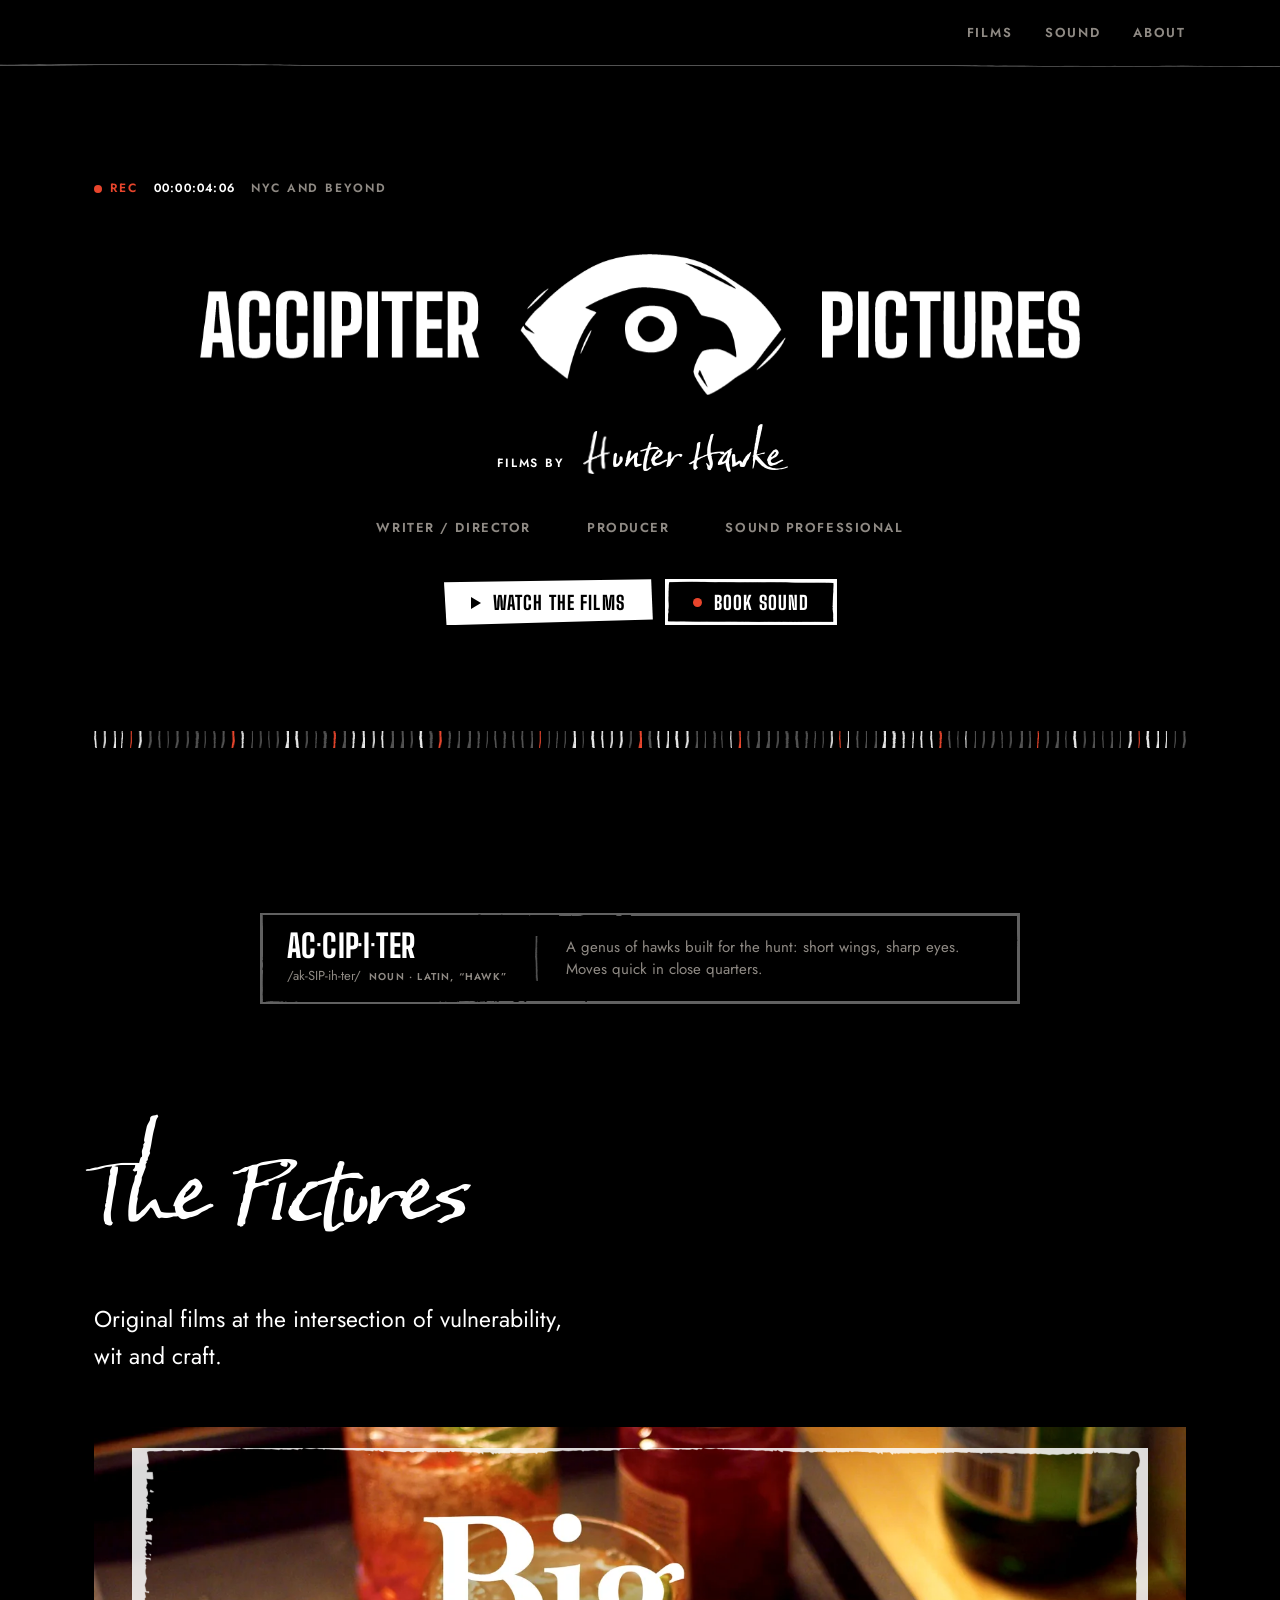
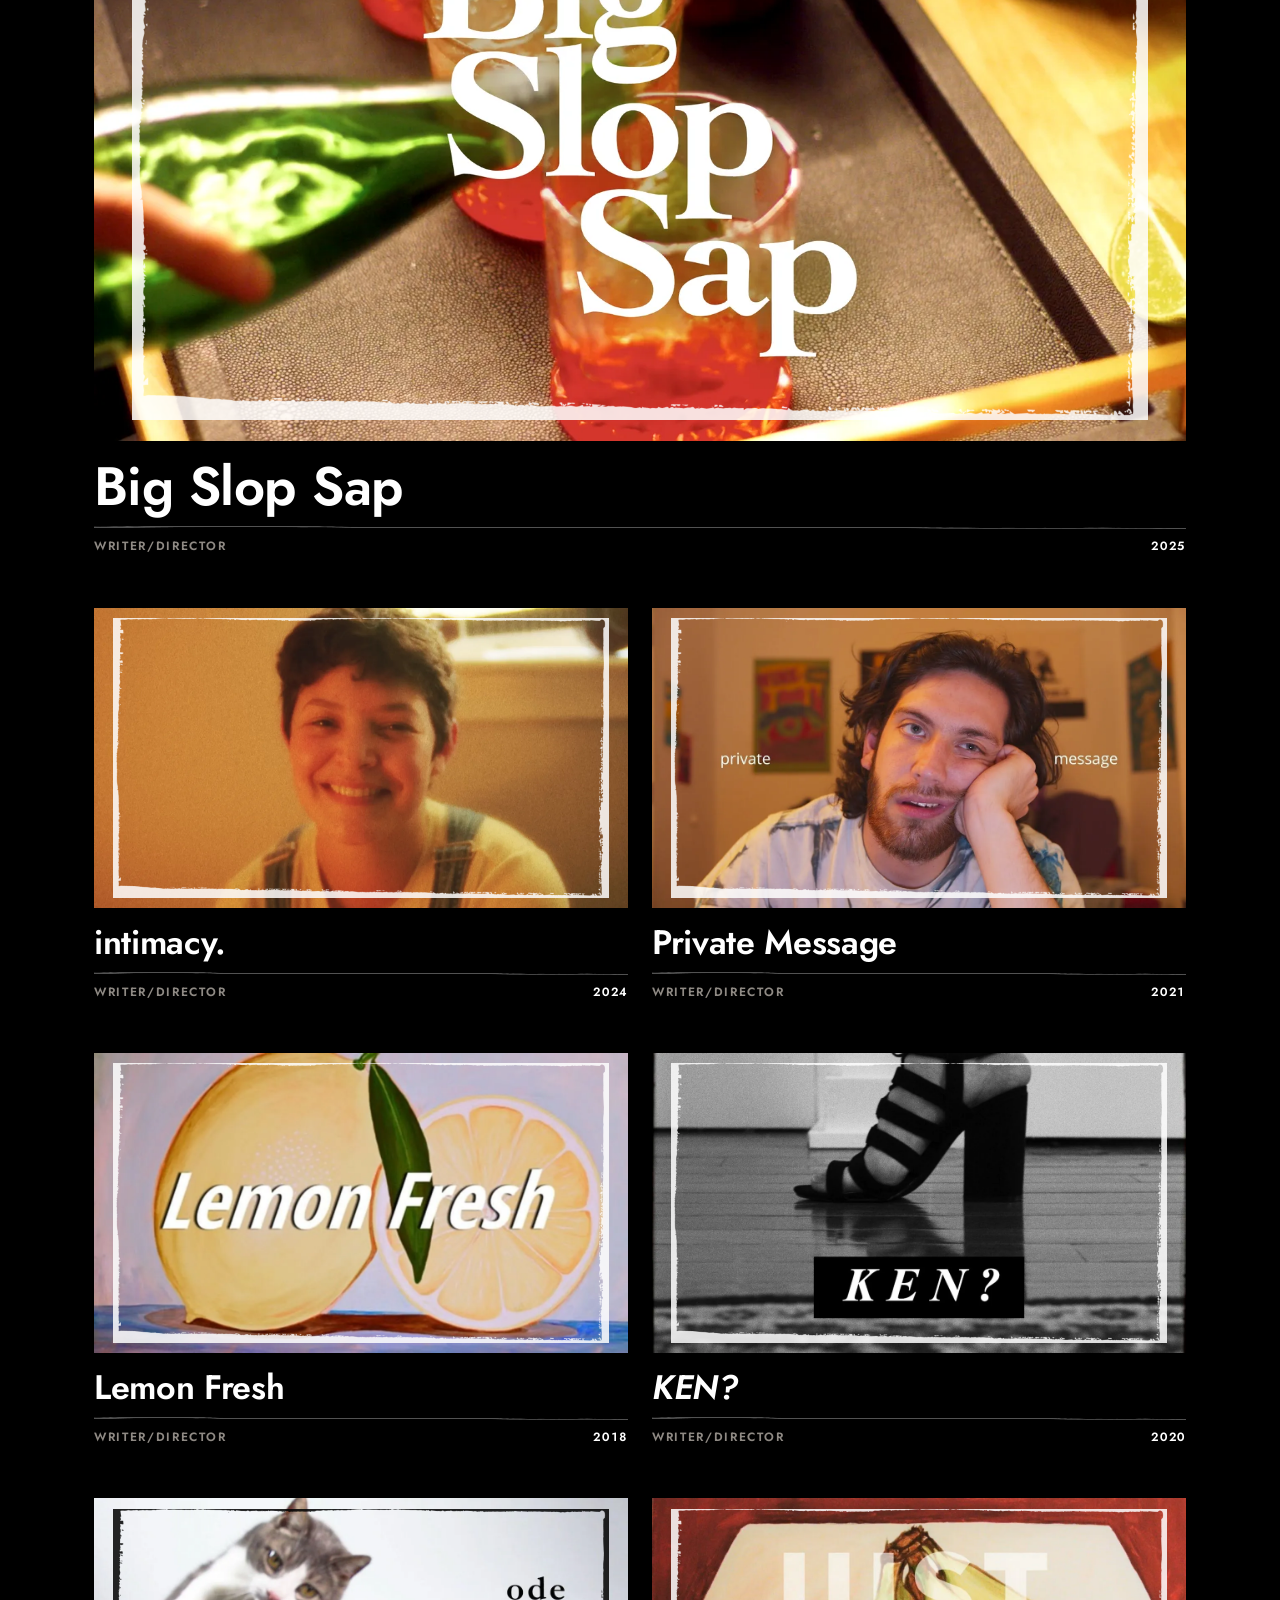
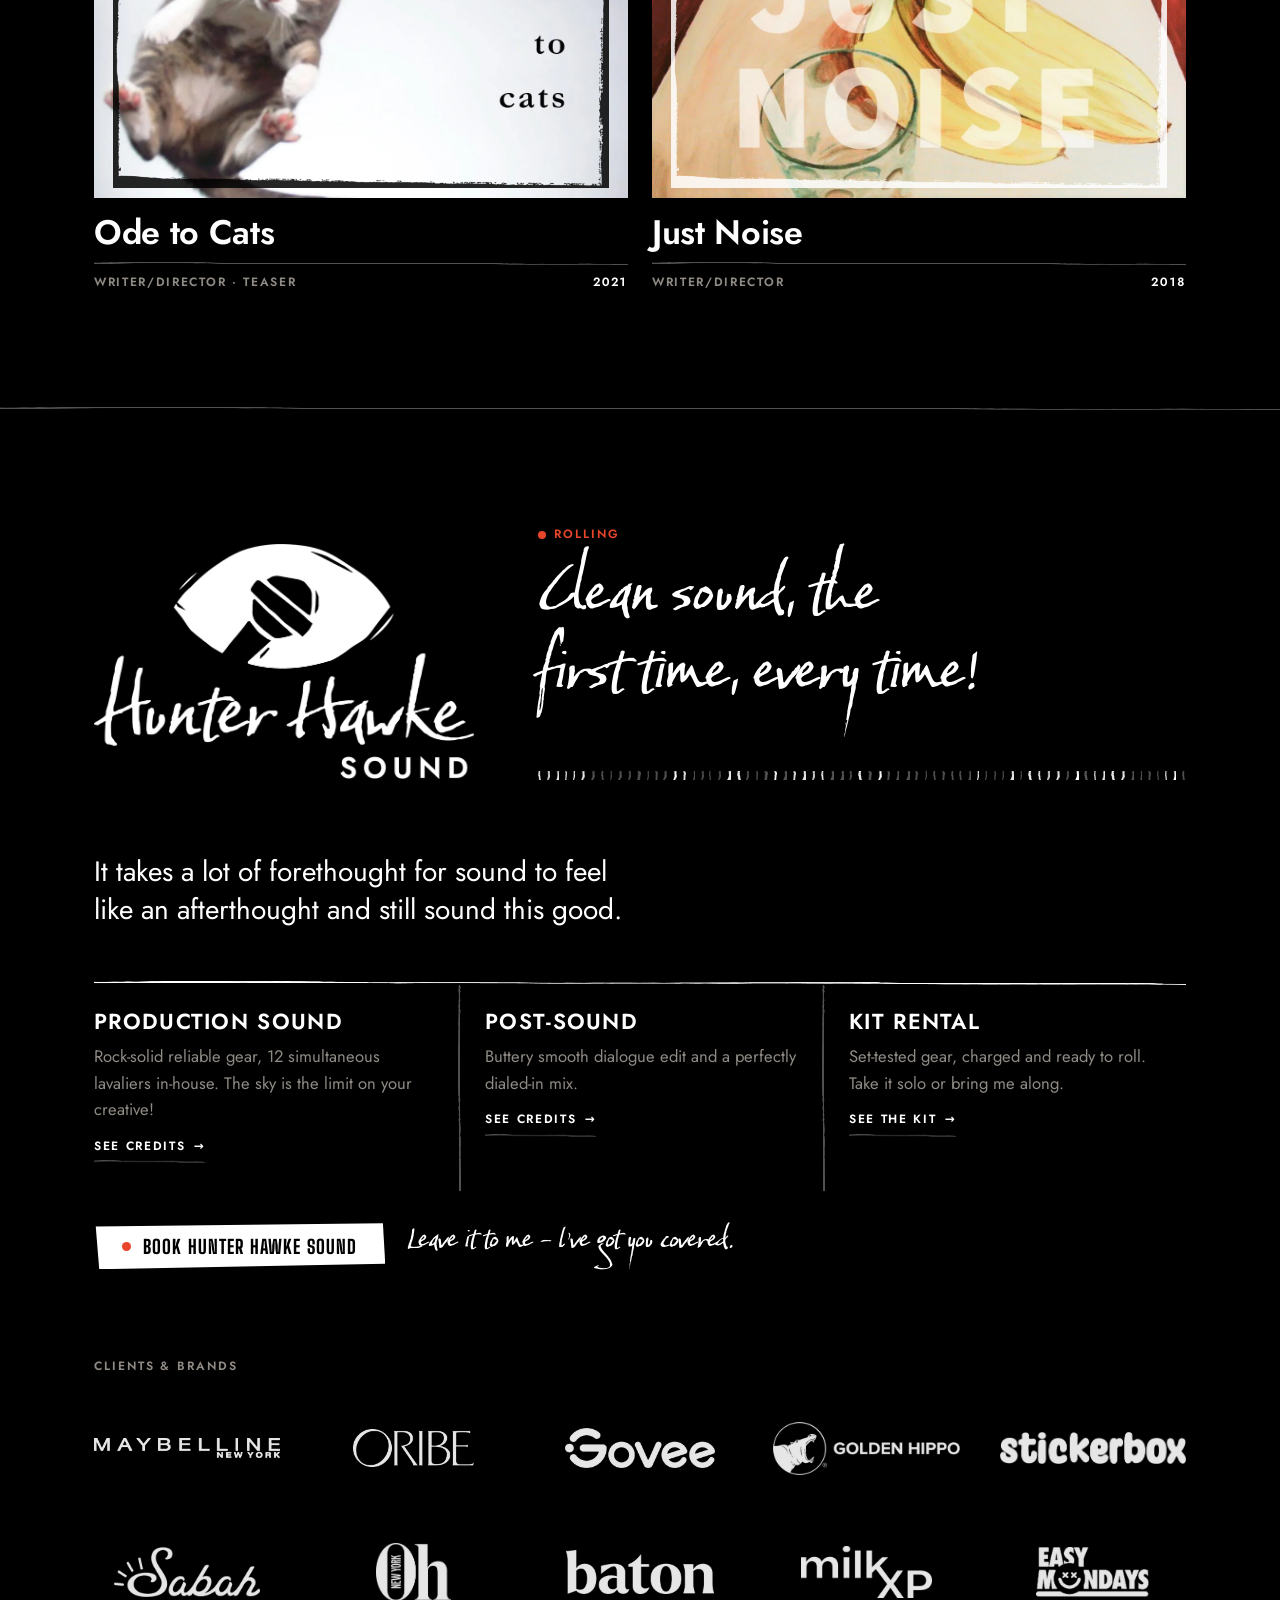
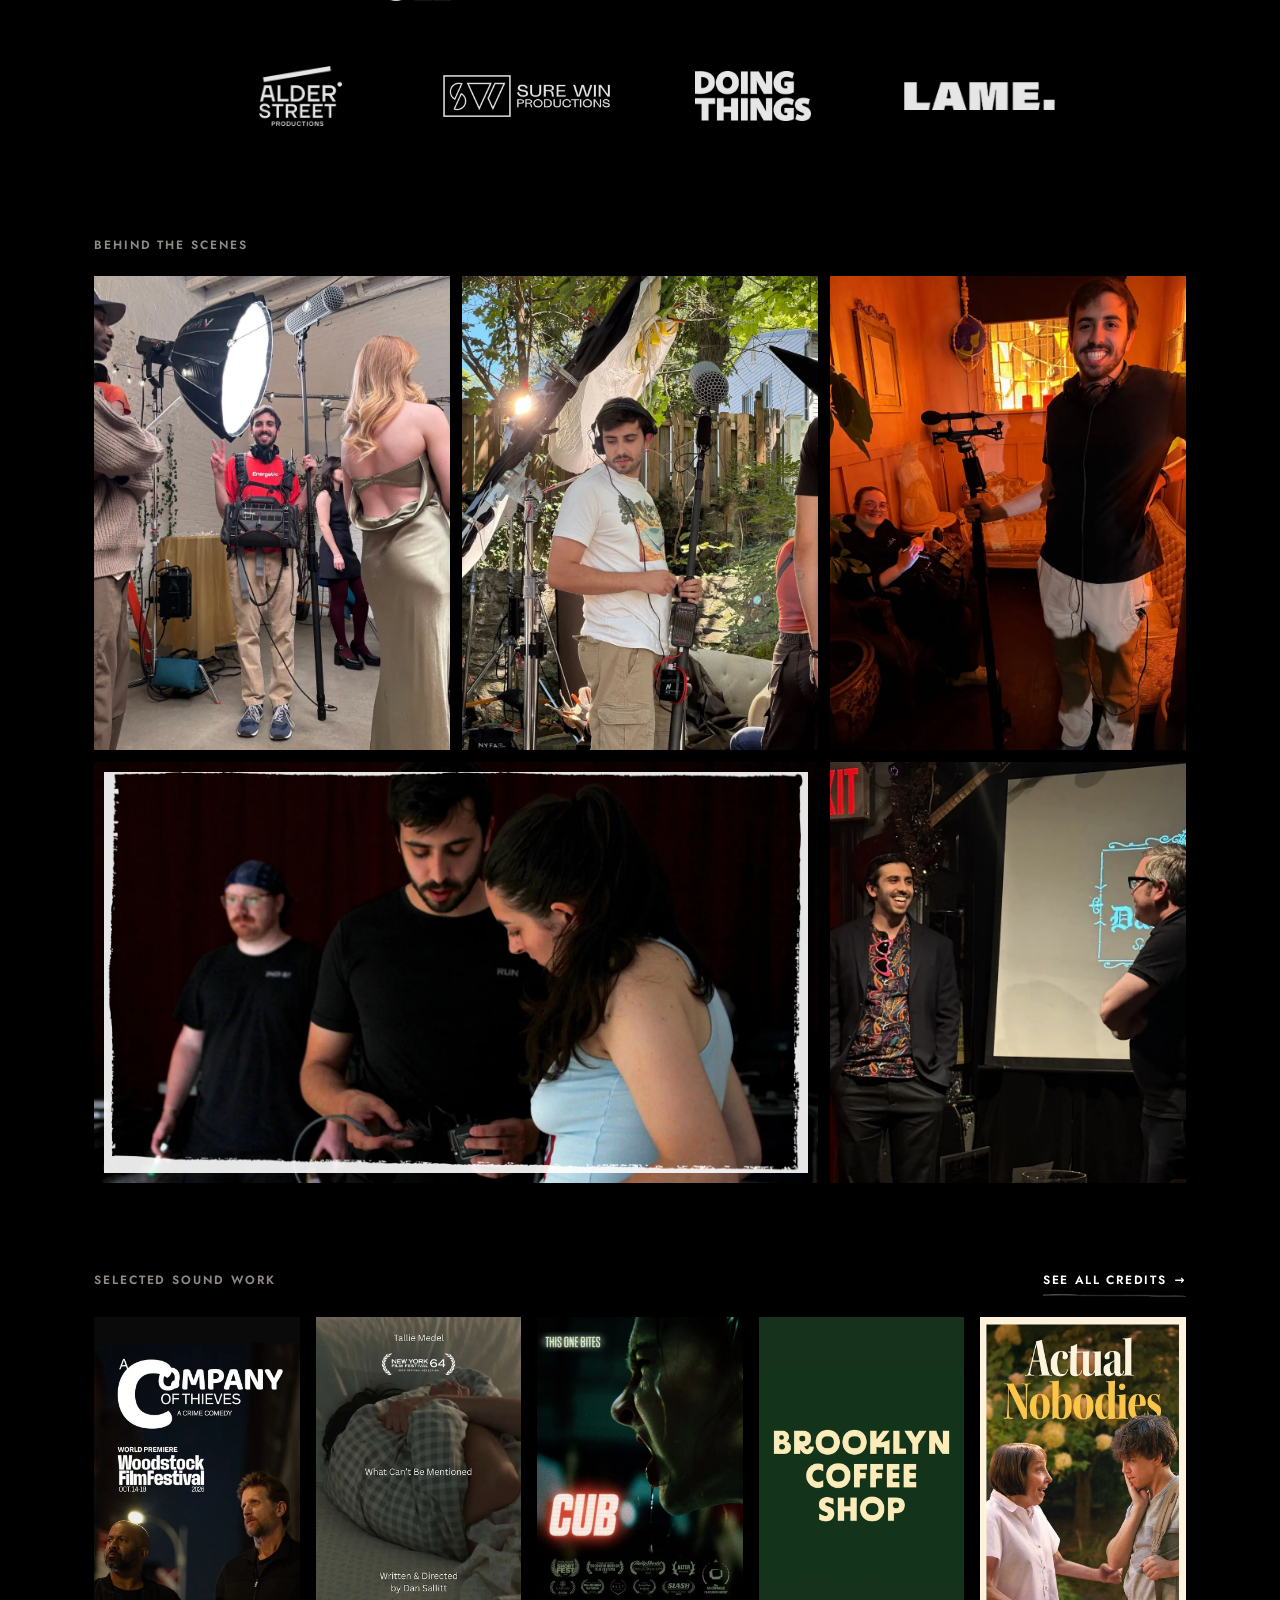
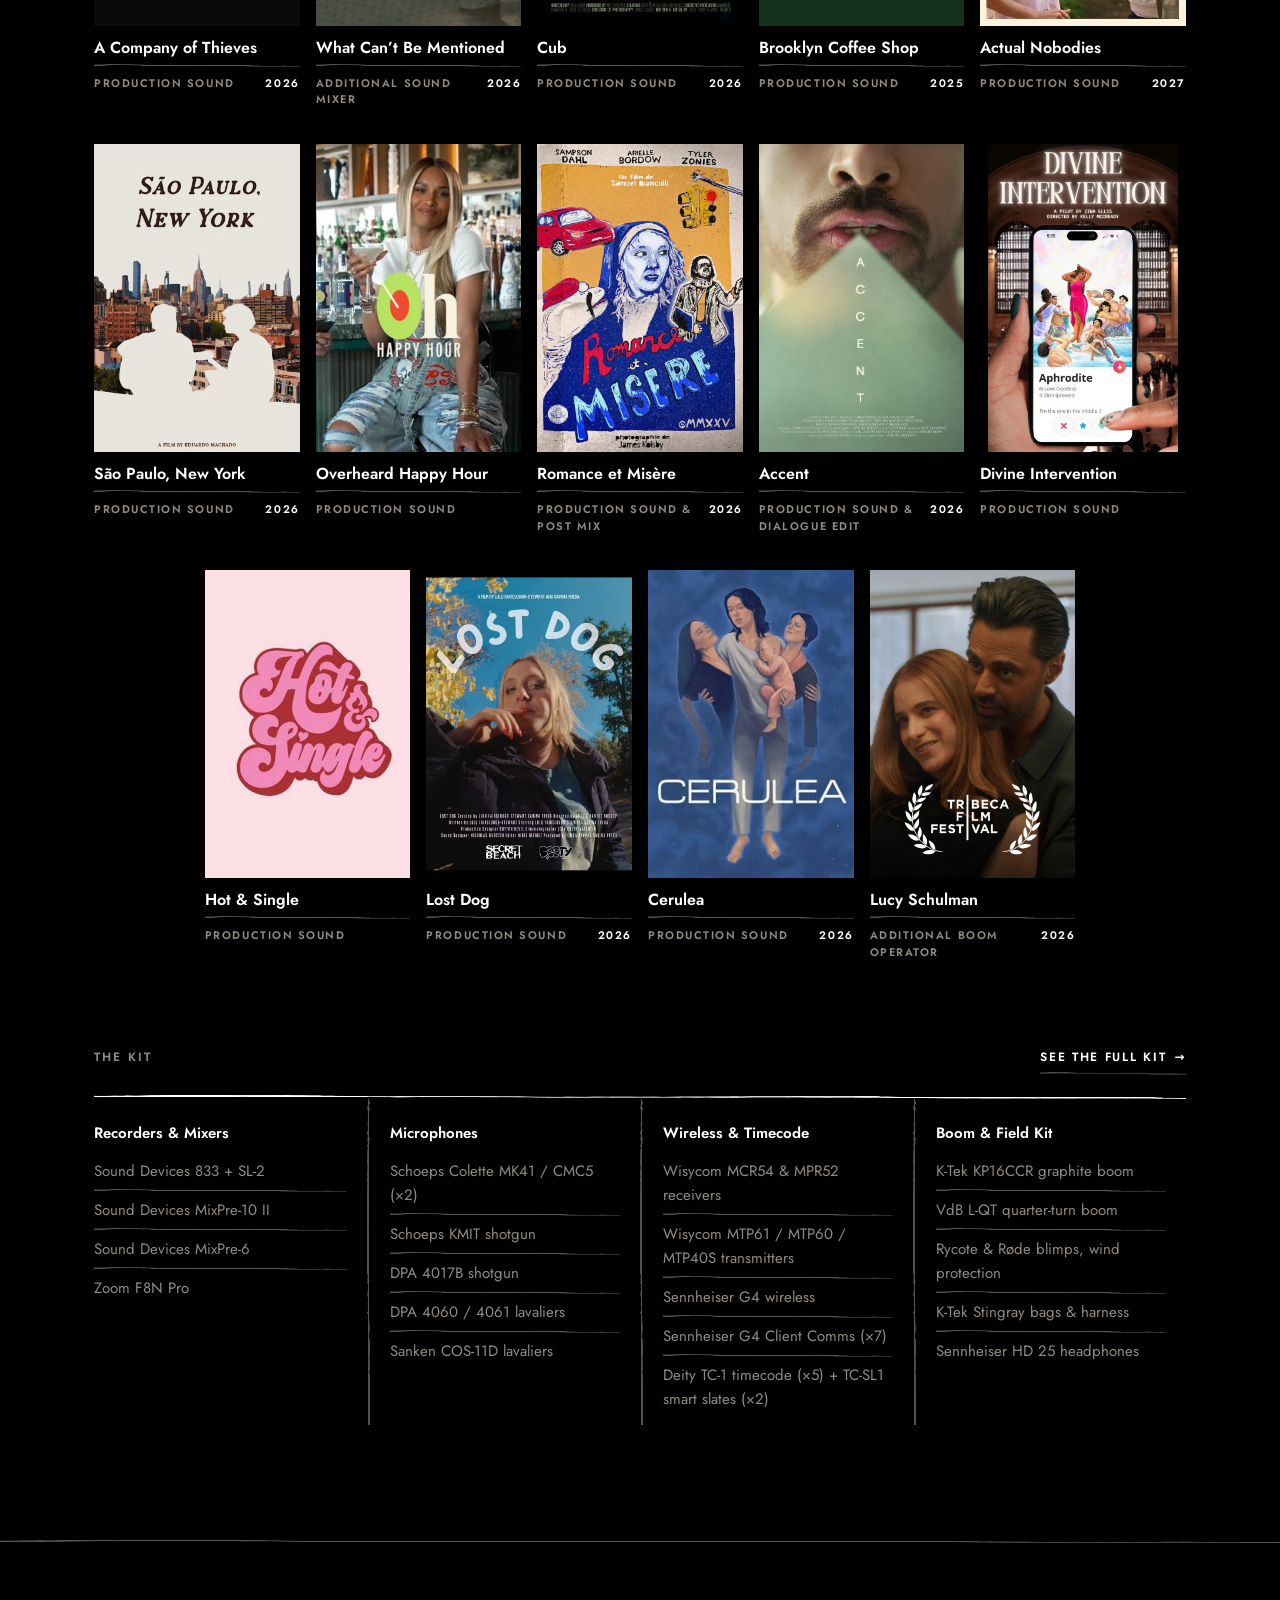
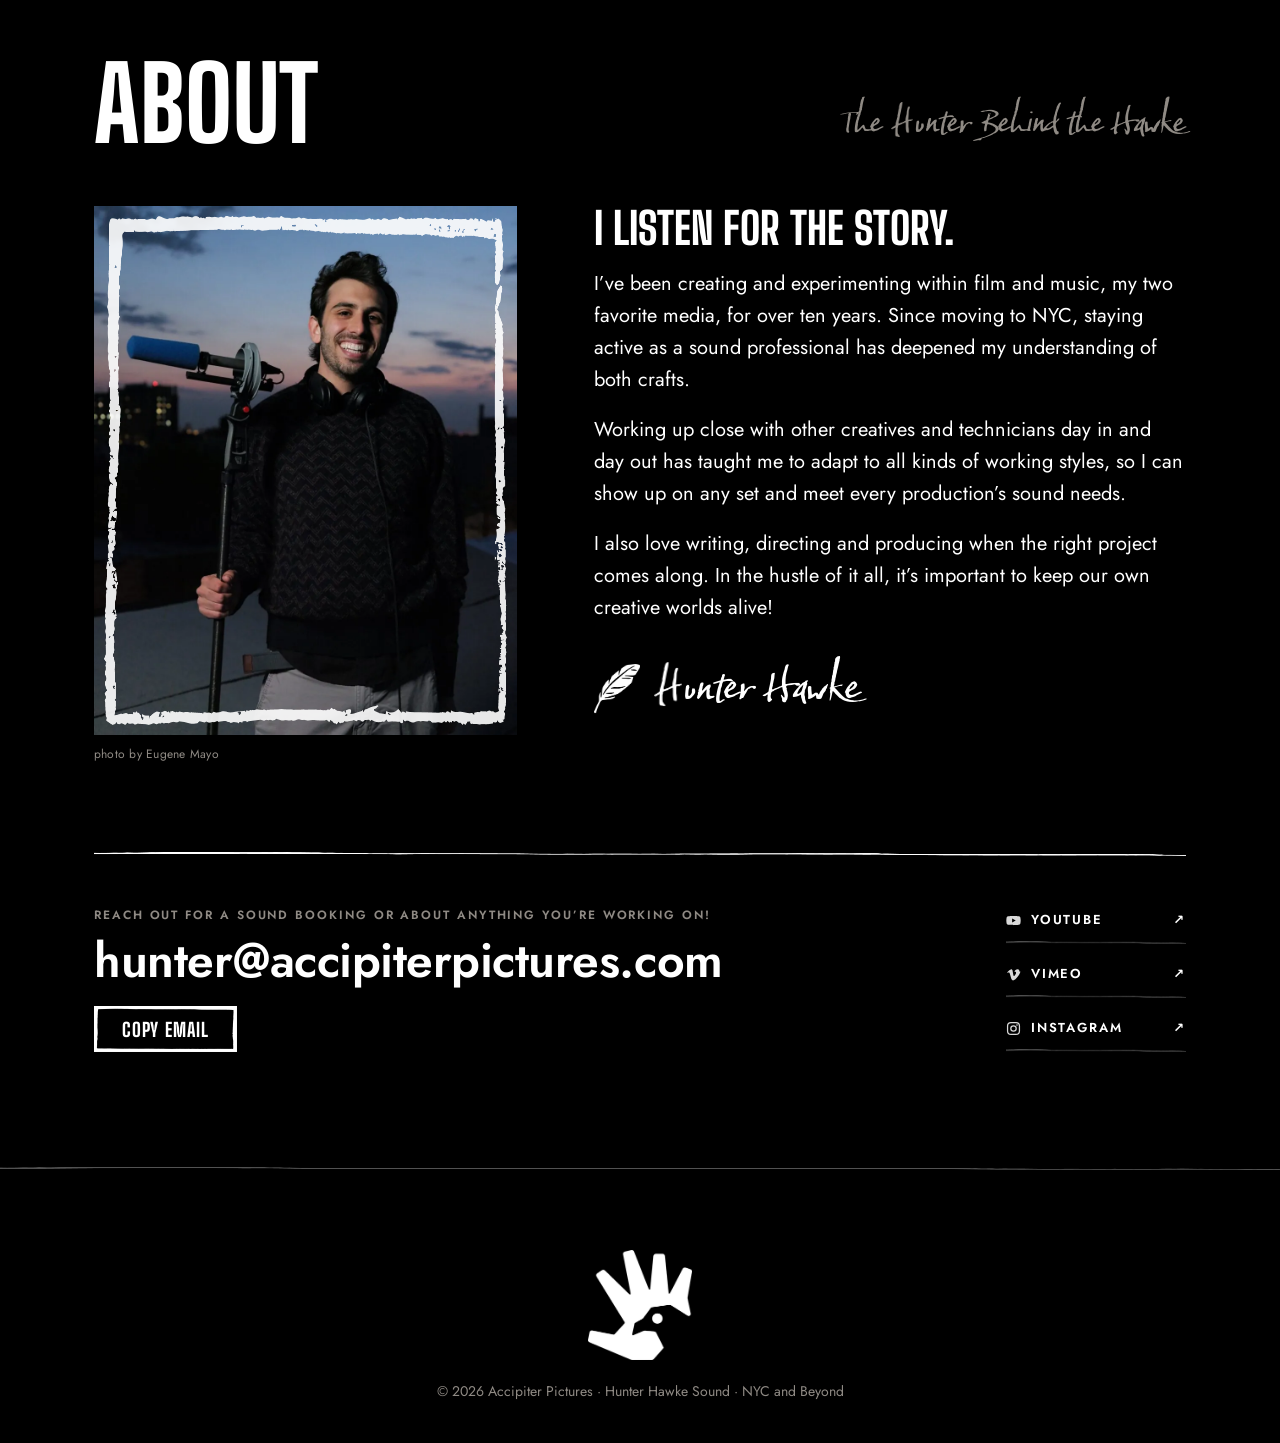
<file: sound/index.html>
<!doctype html>
<html lang="en">
<head>
<meta charset="utf-8">
<!-- Short link: accipiterpictures.com/sound/ opens the site already at the sound section (no scroll animation). Other domains forward here. -->
<title>Hunter Hawke Sound · Accipiter Pictures</title>
<meta name="robots" content="noindex">
<link rel="canonical" href="https://accipiterpictures.com/#sound">
<meta http-equiv="refresh" content="0; url=../?to=sound">
<script>location.replace('../?to=sound');</script>
</head>
<body style="background:#000;color:#fff;font-family:system-ui,sans-serif">
<p><a href="../#sound" style="color:#fff">Continue to Hunter Hawke Sound</a></p>
</body>
</html>
</file>
<file: css/site.css>
/* Accipiter Pictures / Hunter Hawke Sound
   Black stage, white type. Big Shoulders for the loud parts, Jost for reading,
   Baka Too for hand-written asides. Woodcut textures stand in for every rule and frame.
   Color appears only inside the films and in the record light. */

/* Baka Too by Positype: licensed web font (Fontspring web license, Nov 2026), hosted here */
@font-face {
  font-family: "Baka Too";
  src: url(../assets/fonts/bakatoo-webfont.woff2) format("woff2"), url(../assets/fonts/bakatoo-webfont.woff) format("woff");
  font-weight: 400; font-style: normal; font-display: swap;
}

:root {
  --black: #000;
  --white: #fff;
  --ash: #8f8a84;            /* secondary text, warm grey from the woodcut */
  --soot: #1c1b1a;           /* raised surfaces */
  --rec: #e8452c;            /* record light */
  --display: "Big Shoulders Display", "Big Shoulders", "Oswald", Impact, sans-serif;
  --accent: "Baka Too", "Segoe Script", cursive;
  --body: "Jost", "Futura", "Century Gothic", system-ui, sans-serif;
  --max: 1180px;
  --gut: clamp(16px, 4vw, 44px);
  --ease: cubic-bezier(.2, .7, .2, 1);
  /* woodcut rules, used as border-images */
  --rule: url(../assets/rule-h.png);
  --rule-dim: url(../assets/rule-h-dim.png);
  --rule-v: url(../assets/rule-v-dim.png);
  color-scheme: dark;
}

/* ---------- Base ---------- */
* { box-sizing: border-box; margin: 0; padding: 0; }
html { scroll-behavior: smooth; background: var(--black); }
html.jump { scroll-behavior: auto; }   /* set in the page head when arriving with a #section */
body { background: var(--black); color: var(--white); font: 17px/1.6 var(--body); -webkit-font-smoothing: antialiased; }
body::before { content: ""; position: fixed; inset: 0 0 auto; height: env(safe-area-inset-top, 0px); z-index: 30; background: var(--black); }
a { color: inherit; }
img { max-width: 100%; height: auto; display: block; }
:focus-visible { outline: 2px solid var(--white); outline-offset: 3px; }
.wrap {
  max-width: var(--max); margin: 0 auto;
  padding-left: max(var(--gut), env(safe-area-inset-left, 0px));
  padding-right: max(var(--gut), env(safe-area-inset-right, 0px));
}

/* Type */
.display { font-family: var(--display); font-weight: 800; text-transform: uppercase; line-height: .9; letter-spacing: .005em; text-wrap: balance; }
.hand { font-family: var(--accent); font-weight: 400; line-height: 1.1; }
.label, .caps { font-weight: 600; font-size: 12px; letter-spacing: .14em; text-transform: uppercase; color: var(--ash); }
.label { letter-spacing: .16em; }
/* The custom H from the Hunter Hawke Sound logo, tinted to the surrounding text */
.hand .ch {
  display: inline-block; height: .98em; aspect-ratio: 116 / 183; vertical-align: -.16em; margin-right: .04em; background: currentColor;
  -webkit-mask: url(../assets/custom-h.png) center / contain no-repeat; mask: url(../assets/custom-h.png) center / contain no-repeat;
}

/* Woodcut rules */
.rule-top { border-top: 3px solid transparent; border-image: var(--rule-dim) 100% 0 0 0 / 3px 0 0 0 stretch; }
.rule-top-bright { border-top: 4px solid transparent; border-image: var(--rule) 100% 0 0 0 / 4px 0 0 0 stretch; }
.rule-left { border-left: 3px solid transparent; border-image: var(--rule-v) 0 0 0 100% / 0 0 0 3px stretch; }
.rule-bottom { border-bottom: 3px solid transparent; border-image: var(--rule-dim) 0 0 100% 0 / 0 0 3px 0 stretch; }

/* Record light */
.dot { display: inline-block; flex: none; width: 8px; height: 8px; border-radius: 50%; background: var(--rec); animation: blink 2s steps(1) infinite; }
@keyframes blink { 50% { opacity: .2; } }

/* ---------- Nav ---------- */
.nav { position: sticky; top: env(safe-area-inset-top, 0px); z-index: 20; background: var(--black); }
.nav .wrap { display: flex; align-items: center; justify-content: space-between; gap: 20px; height: 64px; }
.brand { display: inline-flex; align-items: center; gap: 12px; text-decoration: none; }
.brand img { height: 26px; width: auto; }
/* The mark stays hidden while the hero's full logo is on screen, then fades in */
.brand { opacity: 0; transform: translateY(-4px); pointer-events: none; transition: opacity .45s ease, transform .45s var(--ease); }
.nav.past-hero .brand { opacity: 1; transform: none; pointer-events: auto; }
.nav ul { display: flex; gap: clamp(14px, 3vw, 32px); list-style: none; }
.nav ul a { text-decoration: none; font-weight: 600; font-size: 13px; letter-spacing: .14em; text-transform: uppercase; color: var(--ash); transition: color .2s; }
.nav ul a:hover, .nav ul a[aria-current="page"] { color: var(--white); }

/* ---------- Hero ---------- */
.hero { padding-block: clamp(56px, 9vw, 112px) clamp(48px, 7vw, 88px); }
.rec { display: flex; flex-wrap: wrap; align-items: center; gap: 8px 16px; margin-bottom: clamp(32px, 5vw, 56px); font-weight: 600; font-size: 12px; letter-spacing: .16em; text-transform: uppercase; color: var(--ash); }
.rec .on { display: inline-flex; align-items: center; gap: 8px; color: var(--rec); }
.rec .tc { font-variant-numeric: tabular-nums; color: var(--white); letter-spacing: .1em; }
.hero-center { text-align: center; }
.hero h1 { margin-top: clamp(8px, 2vw, 24px); }
.hero-mark { width: min(100%, 880px); margin: 0 auto; animation: rise 1.1s var(--ease) both; }
@keyframes rise { from { opacity: 0; transform: translateY(14px) scale(.97); } }
.hero-sub { display: flex; flex-wrap: wrap; justify-content: center; align-items: baseline; gap: 6px 18px; margin-top: clamp(24px, 3vw, 36px); }
.hero-sub .label { color: var(--white); }
.hero-sub .hand { font-size: clamp(30px, 4vw, 44px); }
.hero-roles { display: flex; flex-wrap: wrap; justify-content: center; gap: 10px 56px; margin-top: 28px; font-size: 13px; letter-spacing: .12em; }
.cta { display: flex; flex-wrap: wrap; justify-content: center; gap: 12px; margin-top: 40px; }

/* Buttons: hand-cut shapes and woodcut edges, set in the display face */
.btn {
  display: inline-flex; align-items: center; gap: 12px; padding: 14px 28px 13px; border: 0; background: none; color: var(--white);
  font: 800 19px/1 var(--display); letter-spacing: .06em; text-transform: uppercase; text-decoration: none; cursor: pointer;
  transition: transform .3s var(--ease), clip-path .3s var(--ease), background .2s, color .2s;
}
.btn-solid { background: var(--white); color: var(--black); clip-path: polygon(.6% 7%, 99.2% 0, 100% 88%, 1.8% 100%); }
.btn-solid:hover { clip-path: polygon(0 0, 99.6% 9%, 98.4% 100%, .8% 92%); transform: rotate(-1.2deg) scale(1.02); }
.btn-solid:focus-visible { outline: none; background: var(--rec); color: var(--white); }
.btn-line { border: 5px solid transparent; padding: 9px 23px 8px; border-image: url(../assets/border-235-b.png) 40 stretch; background-clip: padding-box; }
.btn-line:hover { background-color: var(--soot); transform: rotate(1deg); }
.btn .play { border-left: 10px solid currentColor; border-block: 6px solid transparent; }
.btn .dot { width: 9px; height: 9px; }

/* Waveform: thin bars cut from the edges of the woodcut borders (built in js/site.js) */
.wave { display: flex; align-items: center; justify-content: space-between; height: 84px; margin-top: clamp(48px, 7vw, 72px); }
.wave i {
  flex: none; width: var(--w, 3px); height: 20%; background: var(--white); opacity: .32; transform: rotate(var(--r, 0deg));
  -webkit-mask: var(--m) center / 100% 100% no-repeat; mask: var(--m) center / 100% 100% no-repeat;
  animation: wave 1.6s ease-in-out infinite;
}
.wave i.hot { opacity: .9; }
.wave i.red { background: var(--rec); opacity: 1; }
.wave.small { height: 44px; margin-top: 28px; }
.wave.small i.red { background: var(--white); }
@keyframes wave { 0%, 100% { height: 24%; } 50% { height: var(--h, 70%); } }

/* ---------- Intro: first visit only (html.splash-on is set in the page head, the motion lives in js/site.js) ---------- */
.splash { display: none; }
/* The hero logo waits for the bird to land in it. Safety net: if the script never runs, all is revealed at 7s. */
.splash-on .splash { display: grid; place-items: center; position: fixed; inset: 0; z-index: 100; background: var(--black); animation: splash-lift .4s 7s forwards; }
.splash-on .hero-mark { opacity: 0; animation: splash-reveal .4s 7s forwards; }
@keyframes splash-lift { to { opacity: 0; visibility: hidden; } }
@keyframes splash-reveal { to { opacity: 1; } }
.splash-bird { width: clamp(190px, 46vw, 360px); aspect-ratio: 423 / 243; transform-origin: 0 0; opacity: 0; }
.splash-rig { position: relative; width: 100%; height: 100%; }
.splash-rig img, .splash-head { position: absolute; inset: 0; width: 100%; height: 100%; }
.splash-head { transform-origin: 20.3% 81.9%; }   /* the back of the neck: the head tilts inside the still hood */
.splash-eye { transform-origin: 49.3% 52.9%; }    /* center of the eye */

/* ---------- Sections ---------- */
.block { padding-block: clamp(64px, 9vw, 120px); }
.head { display: flex; flex-wrap: wrap; align-items: flex-end; justify-content: space-between; gap: 16px 32px; margin-bottom: clamp(36px, 5vw, 56px); }
.head h2 { font-size: clamp(52px, 8vw, 104px); }
.head .hand { font-size: clamp(26px, 3vw, 36px); color: var(--ash); }
.head h2.pictures { font-size: clamp(56px, 8.4vw, 112px); line-height: 1.05; color: var(--white); }
.sub { margin-top: clamp(56px, 7vw, 88px); }
.sub[id] { scroll-margin-top: 104px; }   /* linked sub-sections land below the sticky top bar, title visible */
.sub > .label { display: block; margin-bottom: 20px; }

/* ---------- Definition band: hover lifts the definition away and the hawk's line takes its place ---------- */
#name { padding-block: clamp(24px, 3.5vw, 44px); }
.name { display: flex; justify-content: center; }
.entry { display: grid; width: min(100%, 760px); padding: 14px 24px; cursor: default; outline: none; border: 3px solid transparent; border-image: url(../assets/frame-dim.png) 50 / 3px stretch; }
.entry:focus-visible { border-image-source: url(../assets/border-3x2-b.png); }
.entry .face { grid-area: 1 / 1; display: flex; will-change: opacity, transform; align-items: center; min-width: 0; transition: opacity .5s ease, transform .6s var(--ease), filter .5s ease; }
.entry .def { gap: 8px 28px; }
.entry .term { display: flex; flex-direction: column; flex: none; }
.entry .word { font-size: clamp(26px, 2.6vw, 32px); line-height: 1; }
.entry .pron { margin-top: 4px; font-size: 13px; color: var(--ash); white-space: nowrap; }
.entry .pron i { margin-left: 4px; font: normal 600 10px var(--body); letter-spacing: .12em; text-transform: uppercase; }
.entry .def p { padding-left: 28px; font-size: 15px; line-height: 1.5; color: var(--ash); }
.entry .alt { justify-content: center; gap: .6em; font-size: clamp(22px, 2.4vw, 28px); opacity: 0; transform: translateY(14px); filter: blur(4px); pointer-events: none; }
.entry .lid { flex: none; width: 1.6em; }
.entry .lid img { width: 100%; transform: scaleY(.08); transition: transform .5s cubic-bezier(.3, .7, .2, 1.25) .2s; }
.entry .alt .hand { line-height: 1.2; white-space: nowrap; }
.entry .hh-word { display: inline-block; height: 1.05em; width: auto; vertical-align: -.22em; margin-left: .1em; }
/* .on is set by js/site.js: mouse hover, keyboard focus, or a tap on touch screens */
.entry.on .def { opacity: 0; transform: translateY(-14px); filter: blur(4px); }
.entry.on .alt { opacity: 1; transform: none; filter: none; transition-delay: .12s; }
.entry.on .lid img { transform: none; }
/* Touch screens: no blur. Mobile Safari can leave a blurred layer half-repainted. */
@media (hover: none) { .entry .face { filter: none !important; } }

/* ---------- Films ---------- */
#films .intro { max-width: 34ch; margin: calc(clamp(36px, 5vw, 56px) * -.55) 0 clamp(32px, 4.5vw, 52px); font-size: clamp(19px, 1.8vw, 23px); }
.films { display: grid; grid-template-columns: repeat(2, minmax(0, 1fr)); gap: clamp(36px, 4vw, 52px) clamp(16px, 2vw, 24px); }
.film:first-child { grid-column: 1 / -1; }
.film a { display: block; text-decoration: none; }
.tile { position: relative; aspect-ratio: 16 / 9; overflow: hidden; background: var(--soot); }
.tile img { position: absolute; inset: 0; width: 100%; height: 100%; object-fit: cover; transition: transform .6s var(--ease); }
.tile::after {
  content: ""; position: absolute; inset: 3.5%; background: var(--frame, var(--white)); opacity: .85;
  -webkit-mask: url(../assets/border-16x9-b.png) center / 100% 100% no-repeat; mask: url(../assets/border-16x9-b.png) center / 100% 100% no-repeat;
}
.tile.ink { --frame: var(--black); }   /* black woodcut frame for bright stills */
.tile::before {   /* play cue on hover */
  content: ""; position: absolute; z-index: 1; left: 50%; top: 50%; width: 64px; height: 64px; margin: -32px 0 0 -32px; border-radius: 50%;
  background: rgba(0, 0, 0, .55) no-repeat 54% 50% / 22px 22px url("data:image/svg+xml,%3Csvg xmlns='http://www.w3.org/2000/svg' viewBox='0 0 10 12'%3E%3Cpath d='M0 0l10 6-10 6z' fill='%23fff'/%3E%3C/svg%3E");
  opacity: 0; transform: scale(.9); transition: opacity .25s, transform .3s var(--ease);
}
.film a:is(:hover, :focus-visible) .tile::before { opacity: 1; transform: none; }
/* Playing: the film takes the tile's place, frame and cue step aside */
.tile iframe { position: absolute; inset: 0; z-index: 2; width: 100%; height: 100%; border: 0; background: #000; color-scheme: light; }   /* matching the players' own scheme keeps the browser from painting a white backdrop around the film */
.tile.playing::before, .tile.playing::after { display: none; }
.film a.playing { cursor: default; }
.film-meta { display: flex; flex-direction: column; gap: 10px; margin-top: 16px; }
.film-title { font: 600 clamp(26px, 2.8vw, 34px)/1.1 var(--body); letter-spacing: -.01em; text-wrap: balance; transition: color .2s; }
.film:first-child .film-title { font-size: clamp(34px, 4.4vw, 54px); }
.film-sub { display: flex; justify-content: space-between; align-items: baseline; gap: 12px; padding-top: 8px; }
.film a:is(:hover, :focus-visible) img { transform: scale(1.03); }
.film a:is(:hover, :focus-visible) .film-title { color: var(--fhi, var(--white)); }

/* Shared credit row: role on the left, year on the right */
.year { flex: none; font-weight: 600; font-size: 12px; letter-spacing: .14em; color: var(--white); font-variant-numeric: tabular-nums; }

/* ---------- Sound ---------- */
.sound-head { display: grid; grid-template-columns: auto 1fr; align-items: center; gap: clamp(28px, 5vw, 72px); margin-bottom: clamp(32px, 4.5vw, 56px); }
.sound-head img { width: clamp(220px, 30vw, 380px); }
/* Baka Too's tall ascenders reach above the line box, so give them room under the Rolling label */
.sound-head .hand { font-size: clamp(38px, 5.4vw, 68px); line-height: 1.15; padding-top: .3em; text-wrap: balance; }
.sound-rec { display: flex; align-items: center; gap: 8px; margin-bottom: 4px; font-weight: 600; font-size: 12px; letter-spacing: .16em; text-transform: uppercase; color: var(--rec); }
.sound-intro { max-width: 38ch; margin-bottom: clamp(32px, 4.5vw, 52px); font-size: clamp(20px, 2.2vw, 28px); line-height: 1.35; text-wrap: balance; }
.services { display: grid; grid-template-columns: repeat(3, minmax(0, 1fr)); }
.svc { padding: 24px clamp(14px, 2vw, 24px) 28px 0; }
.svc + .svc { padding-left: clamp(14px, 2vw, 24px); border-left: 3px solid transparent; border-image: var(--rule-v) 0 0 0 100% / 0 0 0 3px stretch; }
.svc h3 { margin-bottom: 8px; font: 600 clamp(17px, 1.7vw, 22px)/1.2 var(--body); letter-spacing: .06em; text-transform: uppercase; }
.svc p { font-size: clamp(14px, 1.3vw, 17px); color: var(--ash); }
.sound-cta { display: flex; flex-wrap: wrap; align-items: center; gap: 16px 24px; margin-top: 32px; }
.sound-cta .hand { font-size: clamp(24px, 2.4vw, 30px); }

/* Centered rows: --per items per row, a short last row stays centered */
.row-grid { --per: 5; --gx: 16px; display: flex; flex-wrap: wrap; justify-content: center; gap: 36px var(--gx); }
.row-grid > * { flex: 0 0 calc((100% - (var(--per) - 1) * var(--gx)) / var(--per)); min-width: 0; }

/* Clients */
.clients { --gx: 40px; row-gap: 52px; align-items: center; padding-block: 16px; }
.client { display: flex; align-items: center; justify-content: center; height: 72px; }
.client img { width: auto; max-height: var(--h, 36px); opacity: .9; transition: opacity .2s; }
.client:hover img { opacity: 1; }

/* Photos (headshot and behind the scenes) */
.photo { position: relative; aspect-ratio: 4 / 5; margin: 0; overflow: hidden; background: var(--soot); }
.photo img { width: 100%; height: 100%; object-fit: cover; }
.photo.framed::after {
  content: ""; position: absolute; inset: 10px; background: var(--white); opacity: .9; pointer-events: none;
  -webkit-mask: var(--border, url(../assets/border-1x1-a.png)) center / 100% 100% no-repeat; mask: var(--border, url(../assets/border-1x1-a.png)) center / 100% 100% no-repeat;
}
.bts { display: grid; grid-template-columns: repeat(12, minmax(0, 1fr)); gap: 12px; }
.bts .photo { grid-column: span 4; aspect-ratio: 3 / 4; }
.bts .photo.wide { grid-column: span 8; aspect-ratio: 1.72; --border: url(../assets/border-16x9-b.png); }
.bts .photo.fill { aspect-ratio: auto; }
.bts .photo img { transition: transform .6s var(--ease), filter .4s; }
.bts .cap {
  position: absolute; inset: auto 0 0; z-index: 2; pointer-events: none;
  display: flex; flex-wrap: wrap; align-items: baseline; gap: 4px 10px; padding: 48px 20px 18px;
  font-size: 15px; letter-spacing: .02em; background: linear-gradient(to top, rgba(0, 0, 0, .85), transparent);
  opacity: 0; transform: translateY(8px); transition: opacity .35s, transform .35s var(--ease);
}
.bts .cap em { font-size: 19px; }
.bts .cap .sep { color: var(--rec); }
.bts .photo:is(:hover, :focus-visible) img { transform: scale(1.03); filter: brightness(.85); }
.bts .photo:is(:hover, :focus-visible) .cap { opacity: 1; transform: none; }
@media (hover: none) { .bts .cap { opacity: 1; transform: none; padding-top: 36px; } }

/* Posters */
.poster { margin: 0; }
.poster .art { aspect-ratio: 2 / 3; overflow: hidden; background: var(--soot); }
.poster img { width: 100%; height: 100%; object-fit: cover; transition: transform .4s var(--ease); }
.poster:hover img { transform: scale(1.03); }
.poster figcaption { display: flex; flex-direction: column; gap: 6px; margin-top: 12px; }
.poster .t { font: 600 16px/1.25 var(--body); text-wrap: balance; }
.poster .meta { display: flex; justify-content: space-between; align-items: baseline; gap: 12px; padding-top: 8px; }
.poster .caps { font-size: 11px; line-height: 1.5; }
.poster .year { font-size: 11px; }

/* Gear */
.gear { display: grid; grid-template-columns: repeat(4, minmax(0, 1fr)); }
.gear > div { padding: 22px 20px 8px 0; }
.gear > div + div { padding-left: 20px; border-left: 3px solid transparent; border-image: var(--rule-v) 0 0 0 100% / 0 0 0 3px stretch; }
.gear h4 { margin-bottom: 8px; font-weight: 600; font-size: 15px; }
.gear ul { list-style: none; font-size: 15px; color: var(--ash); }
.gear li { padding: 6px 0; border-bottom: 3px solid transparent; border-image: var(--rule-dim) 0 0 100% 0 / 0 0 3px 0 stretch; }
.gear li:last-child { border: 0; border-image: none; }

/* ---------- About ---------- */
.about { display: grid; grid-template-columns: 5fr 7fr; align-items: start; gap: clamp(32px, 6vw, 88px); }
/* Headshot: hover reveals "Meet Hunter" and links to Instagram */
.credit { margin-top: 10px; font-size: 12px; letter-spacing: .02em; color: var(--ash); }
.meet a { display: block; height: 100%; }
.meet img { transition: transform .6s var(--ease), filter .4s; }
.meet .cap {
  position: absolute; inset: auto 0 0; z-index: 2; display: flex; align-items: center; justify-content: center; gap: .4em;
  padding: 72px 24px 30px; font-size: clamp(30px, 3vw, 38px); background: linear-gradient(to top, rgba(0, 0, 0, .8), transparent);
  opacity: 0; transform: translateY(10px); transition: opacity .35s, transform .35s var(--ease);
}
.meet .cap svg { width: .62em; height: .62em; flex: none; transform: translateY(.06em); }
.meet a:is(:hover, :focus-visible) img { transform: scale(1.03); filter: brightness(.85); }
.meet a:is(:hover, :focus-visible) .cap { opacity: 1; transform: none; }
@media (hover: none) { .meet .cap { opacity: 1; transform: none; padding-top: 56px; } }
.bio p { max-width: 60ch; font-size: clamp(18px, 1.6vw, 20px); }
.bio p + p { margin-top: 18px; }
.bio .first { max-width: 20ch; font: 800 clamp(30px, 3.6vw, 44px)/1 var(--display); text-transform: uppercase; }
/* Signature: feather and name scale together, nudges are relative to the text size */
.bio .sign { display: flex; align-items: center; gap: .3em; margin-top: 28px; font-size: 46px; }
.bio .sign img { width: 1em; transform: translateY(.11em); }
.bio .sign .hand { font-size: 1em; transform: translateY(.2em); }

.contact { display: grid; grid-template-columns: minmax(0, 1fr) auto; align-items: end; gap: 24px 40px; margin-top: clamp(56px, 7vw, 88px); padding-top: clamp(28px, 4vw, 44px); }
.contact .label { display: block; margin-bottom: 10px; }
.email { font: 600 clamp(24px, 3.8vw, 48px)/1.1 var(--body); letter-spacing: -.01em; text-decoration: none; overflow-wrap: anywhere; user-select: all; }
.email:hover { text-decoration: underline 3px; text-underline-offset: 8px; }
.contact .row { margin-top: 18px; }
.links { display: flex; flex-direction: column; gap: 10px; min-width: 180px; }
.links a { display: flex; justify-content: space-between; gap: 24px; padding: 10px 0; text-decoration: none; font-weight: 600; font-size: 13px; letter-spacing: .14em; text-transform: uppercase; }
.links a:hover { border-image-source: var(--rule); }
.links .lk { display: inline-flex; align-items: center; gap: 10px; }
.links svg { width: 15px; height: 15px; flex: none; opacity: .85; }

/* ---------- Footer ---------- */
footer { padding-block: clamp(48px, 7vw, 80px) 40px; }
footer .wrap { display: flex; flex-direction: column; align-items: center; gap: 20px; text-align: center; }
.foot-mark img { width: clamp(72px, 9vw, 104px); }
footer p { font-size: 14px; color: var(--ash); }

/* ---------- Tablet ---------- */
/* ---------- Gear page (/gear/) ---------- */
.sub-head { display: flex; flex-wrap: wrap; align-items: baseline; justify-content: space-between; gap: 8px 24px; margin-bottom: 20px; }
.sub-head .label { margin: 0; }
.more { display: inline-flex; gap: 8px; padding-bottom: 4px; color: var(--white); text-decoration: none; }
.more:hover { border-image-source: var(--rule); }
.svc .more { margin-top: 14px; }
.kit-page .contact .label { margin-bottom: 20px; }
.crumbs { display: flex; flex-wrap: wrap; align-items: baseline; gap: 10px; margin-bottom: clamp(48px, 6vw, 72px); }
.crumbs a { padding-bottom: 4px; color: var(--white); text-decoration: none; }
.crumbs a:hover { border-image-source: var(--rule); }
.crumbs [aria-current] { color: var(--ash); }
.kit-page .head { align-items: flex-end; }
.kit-page h1.pictures { font-size: clamp(64px, 10vw, 132px); line-height: 1.05; color: var(--white); }
.kit-intro { max-width: 34ch; color: var(--ash); font-size: 17px; line-height: 1.5; }
.kit-stats { display: grid; grid-template-columns: repeat(3, minmax(0, 1fr)); gap: 0 24px; list-style: none; padding-top: 28px; }
.kit-stats li { display: flex; flex-direction: column; gap: 8px; }
.kit-stats b { font-size: clamp(54px, 7vw, 88px); color: var(--white); }
.kit-stats .caps { line-height: 1.5; }
.kit-list { margin-top: clamp(48px, 6vw, 72px); }
.kit-cols { columns: 2; column-gap: clamp(32px, 5vw, 72px); }
.kit-wide { margin-bottom: clamp(48px, 6vw, 72px); }
.kit-note { max-width: 60ch; margin: 14px 0 6px; color: var(--ash); font-size: 15px; line-height: 1.5; }
.kit-subs { columns: 3; column-gap: clamp(28px, 4vw, 56px); }
.kit-sub { break-inside: avoid; padding-top: 22px; }
.kit-sub h3 { margin-bottom: 4px; }
.kit-group { break-inside: avoid; margin-bottom: 40px; }
.kit-group h2 { padding-bottom: 10px; color: var(--white); border-bottom: 3px solid transparent; border-image: var(--rule) 0 0 100% 0 / 0 0 3px 0 stretch; }
.kit-group ul { list-style: none; }
.kit-group li { display: flex; justify-content: space-between; align-items: baseline; gap: 16px; padding: 9px 0; font-size: 16px; border-bottom: 3px solid transparent; border-image: var(--rule-dim) 0 0 100% 0 / 0 0 3px 0 stretch; }
.kit-group li:last-child { border: 0; border-image: none; }
.kit-group small { display: block; margin-top: 2px; color: var(--ash); font-size: 13px; }
.kit-group .n { flex: none; color: var(--ash); font-weight: 600; font-variant-numeric: tabular-nums; }

@media (max-width: 860px) {
  .kit-stats { gap: 28px 24px; }
  .kit-subs { columns: 2; }
  .about, .sound-head { grid-template-columns: 1fr; }
  .about .portrait { max-width: 380px; }
  .row-grid { --per: 3; }
  .gear { grid-template-columns: repeat(2, minmax(0, 1fr)); }
  .gear > div:nth-child(3) { padding-left: 0; border: 0; border-image: none; }
  .contact { grid-template-columns: 1fr; }
}

/* ---------- Phone ---------- */
@media (max-width: 600px) {
  .kit-cols, .kit-subs { columns: 1; }
  .kit-stats { grid-template-columns: 1fr; }
  .kit-group li { font-size: 15px; }
  .brand img { height: 22px; }
  .rec { display: none; }
  .entry { padding: 14px 18px; }
  .entry .def { flex-direction: column; align-items: flex-start; }
  .entry .def p { padding-left: 0; border: 0; border-image: none; }
  .entry .alt { flex-direction: column; gap: 10px; text-align: center; }
  .entry .alt .hand { white-space: normal; }
  .films { grid-template-columns: 1fr; }
  .services { grid-template-columns: 1fr; }
  .svc, .svc + .svc { padding: 20px 0; }
  .svc + .svc { border-left: 0; border-top: 3px solid transparent; border-image: var(--rule-dim) 100% 0 0 0 / 3px 0 0 0 stretch; }
  .row-grid { --per: 2; }
  .clients { --gx: 32px; row-gap: 36px; }
  .client { height: 54px; }
  .client img { max-height: calc(var(--h, 36px) * .75); }
  .bts .photo { grid-column: span 6; }
  .bts .photo:first-child, .bts .photo.wide, .bts .photo.fill { grid-column: 1 / -1; }
  .bts .photo:first-child { aspect-ratio: 4 / 5; }
  .bts .photo.wide { aspect-ratio: 3 / 2; }
  .bts .photo.fill { aspect-ratio: 1; }
  .poster .t { font-size: 15px; }
  .gear { grid-template-columns: 1fr; }
  .gear > div, .gear > div + div { padding: 18px 0 4px; border: 0; border-image: none; }
  .bio .sign { font-size: 40px; }
  .bio .sign img { transform: none; }
  .bio .sign .hand { transform: translateY(.125em); }
}

@media (prefers-reduced-motion: reduce) {
  html { scroll-behavior: auto; }
  .hero-mark, .wave i, .dot { animation: none; }
  .wave i { height: var(--h, 50%); }
  .brand { transition: none; transform: none; }
  .entry .face, .entry .lid img { transition: opacity .3s; transform: none !important; filter: none !important; }
}

/* ---------- Credits page (/credits/) ---------- */
.cr-filter { display: flex; flex-wrap: wrap; gap: 8px 22px; }
.cr-filter button { position: relative; padding: 0 0 8px; background: none; border: 0; color: var(--ash); cursor: pointer; font-family: var(--body); }
.cr-filter button:hover { color: var(--white); }
.cr-filter button[aria-pressed="true"] { color: var(--white); }
/* active chip: the leveled woodcut rule (the standard one slopes, which shows on short words) */
.cr-filter button[aria-pressed="true"]::after { content: ""; position: absolute; inset: auto 0 0; height: 4px; background: currentColor;
  -webkit-mask: url(../assets/rule-level.png) left center / 110px 100% repeat-x; mask: url(../assets/rule-level.png) left center / 110px 100% repeat-x; } /* fixed squeeze: woodcut grain kept, same weight under every word */
.cr-list { margin-top: 28px; }
.cr-year li { display: grid; grid-template-columns: 3.2em minmax(0, 1.5fr) minmax(0, 1fr) minmax(0, 1.2fr); gap: 4px 24px; align-items: baseline; justify-content: stretch; }
.cr-year li[hidden] { display: none; }
.cr-mo { font-size: 11px; }
.cr-t { font-weight: 600; }
.cr-t a { text-decoration: none; }
.cr-t a:hover { text-decoration: underline 2px; text-underline-offset: 5px; }
.cr-t .ext { color: var(--ash); font-weight: 400; }
.cr-year .cr-t small { margin-top: 3px; font-size: 10.5px; }
.cr-role { color: var(--white); font-size: 15px; }
.cr-who { color: var(--ash); font-size: 14px; line-height: 1.45; }
.cr-who small { margin-top: 2px; font-size: 12.5px; }
@media (max-width: 860px) {
  .cr-year li { grid-template-columns: 3.2em minmax(0, 1fr) minmax(0, 1fr); }
  .cr-who { grid-column: 2 / -1; }
}
@media (max-width: 600px) {
  .cr-year li { grid-template-columns: 2.8em minmax(0, 1fr); row-gap: 2px; }
  .cr-role, .cr-who { grid-column: 2; }
}
</file>
